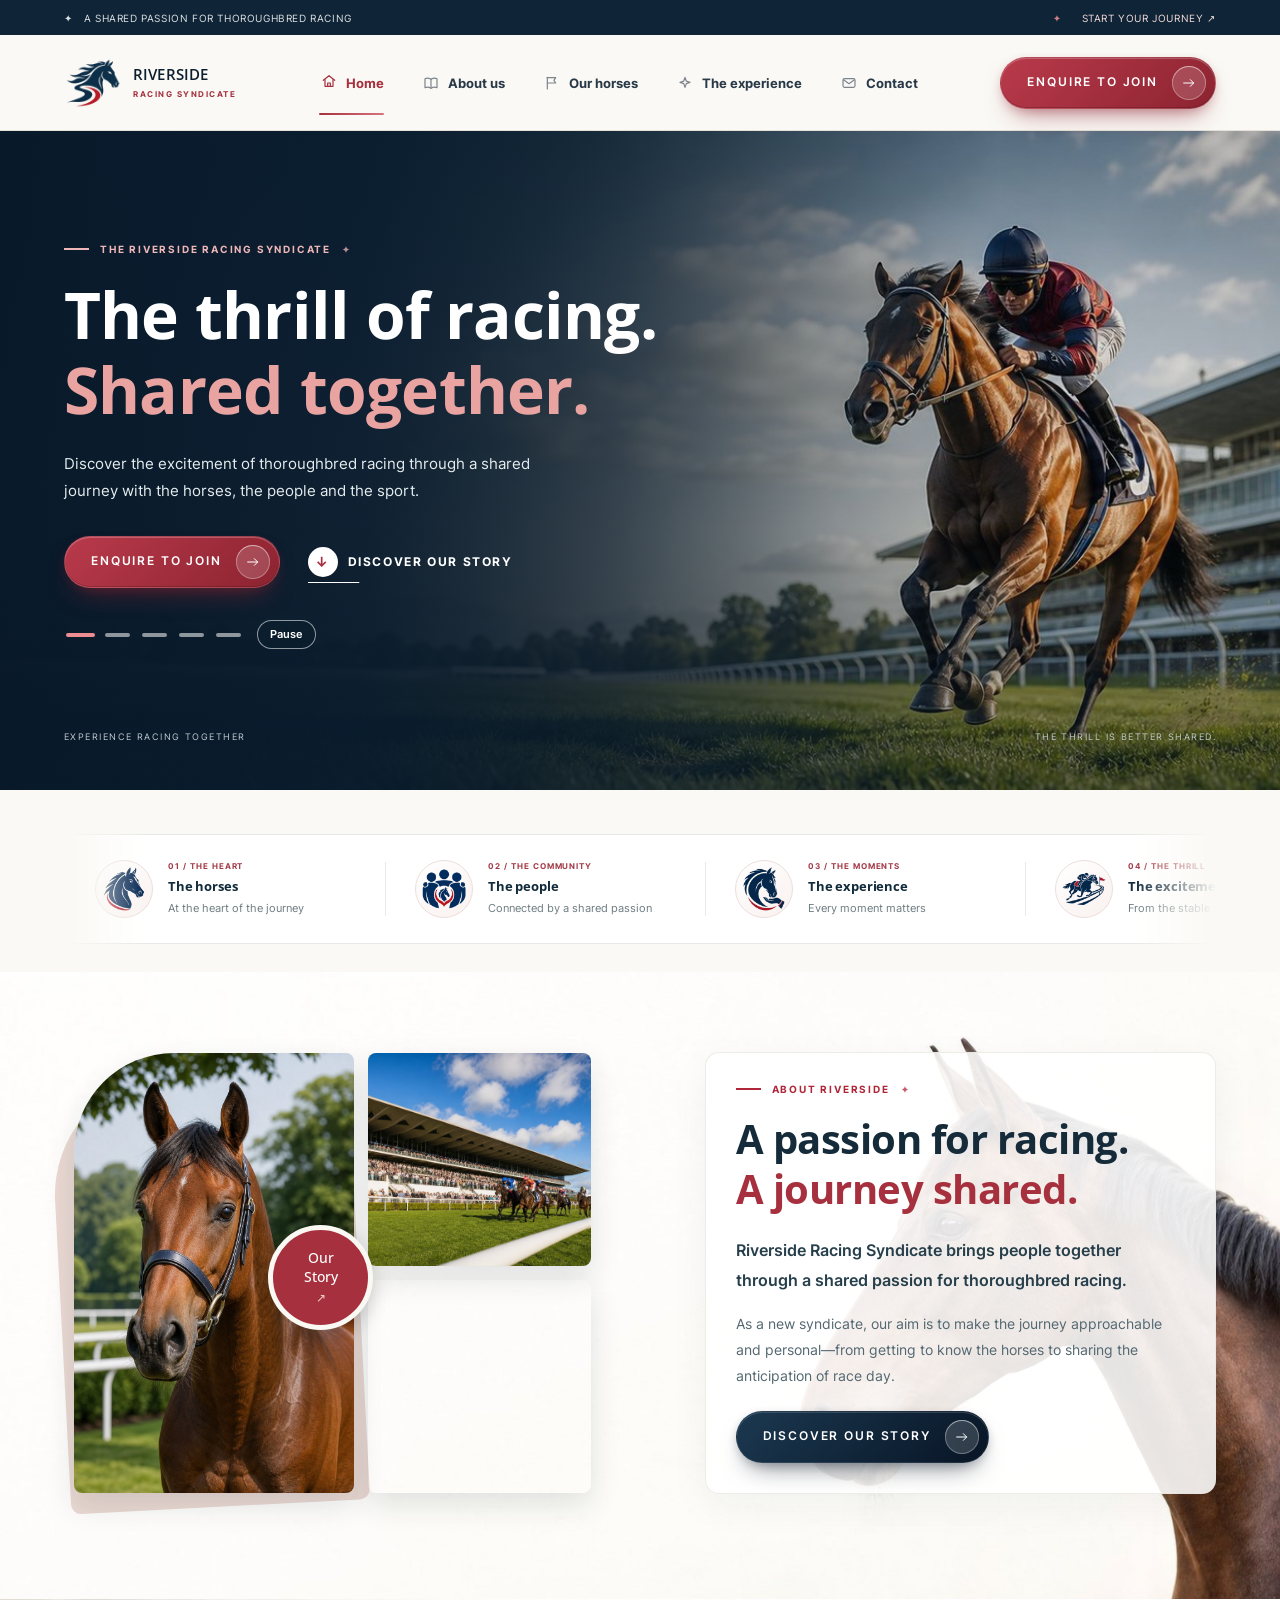
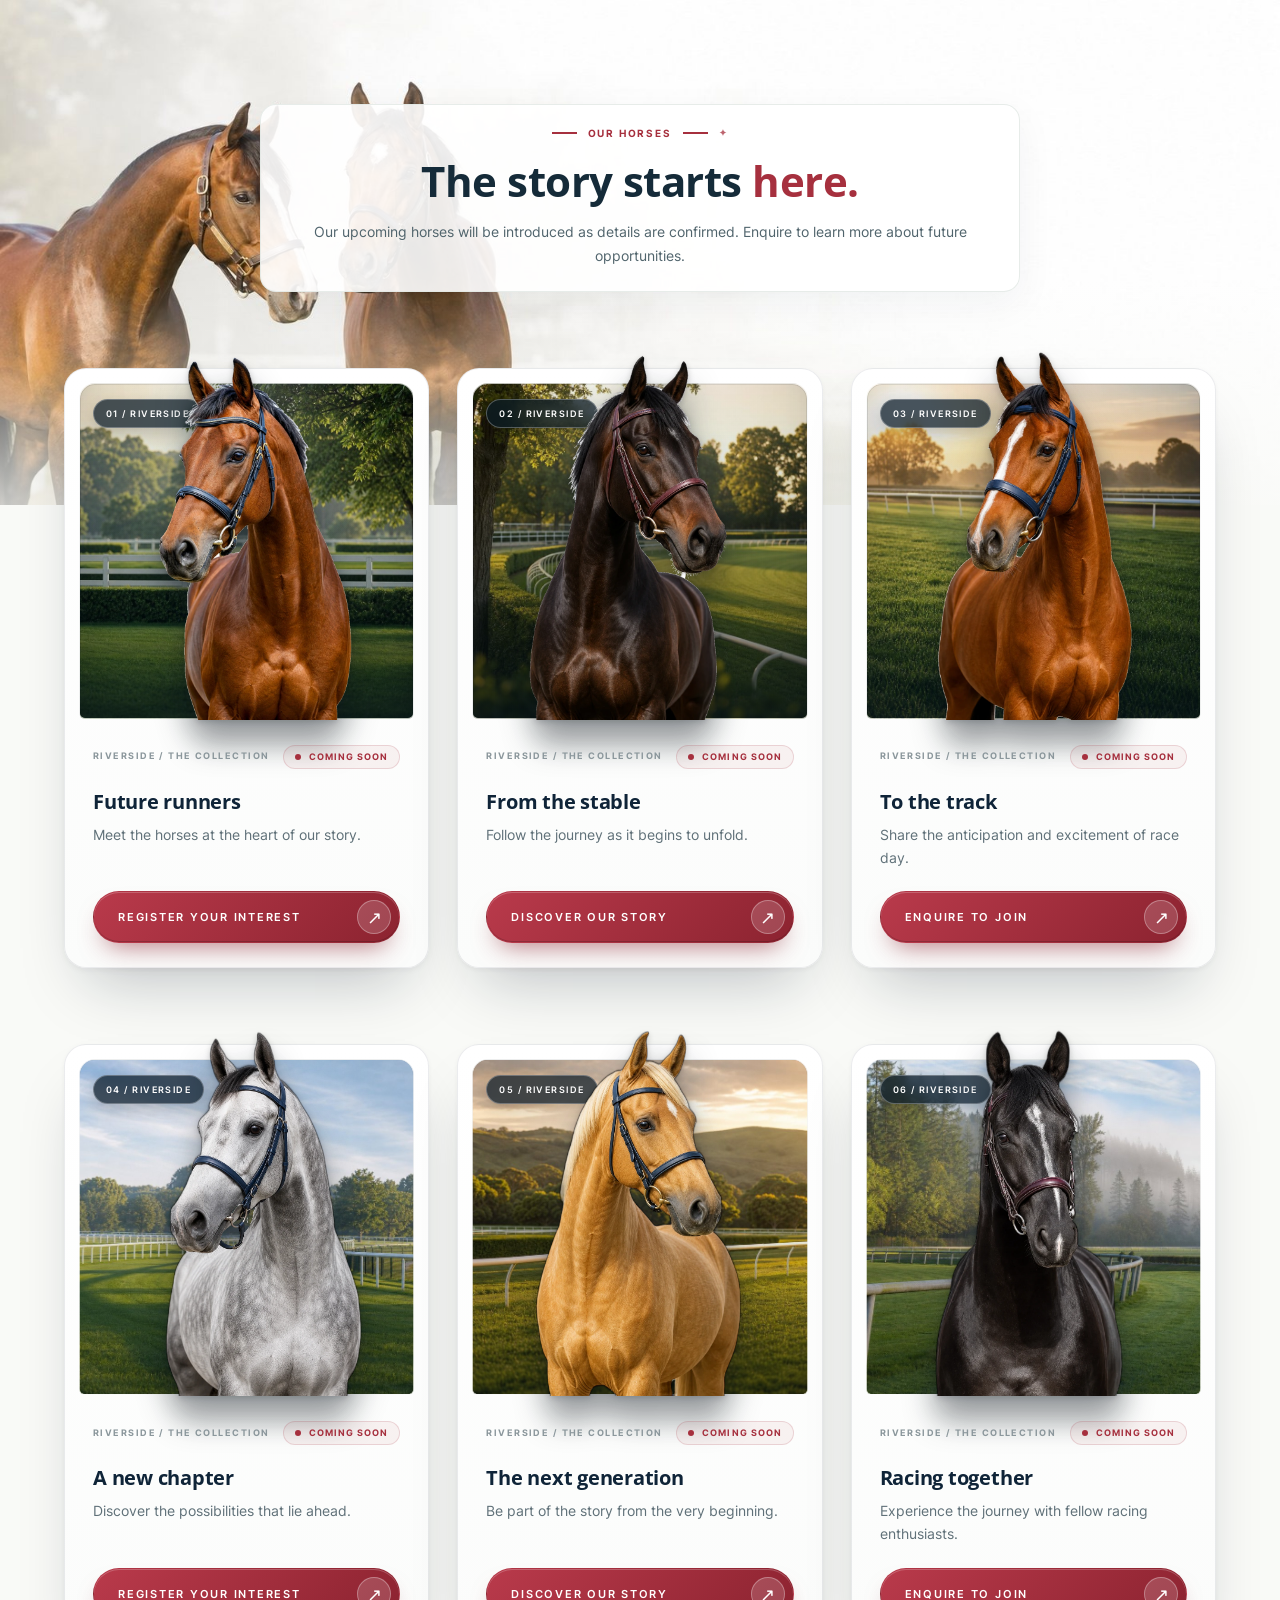
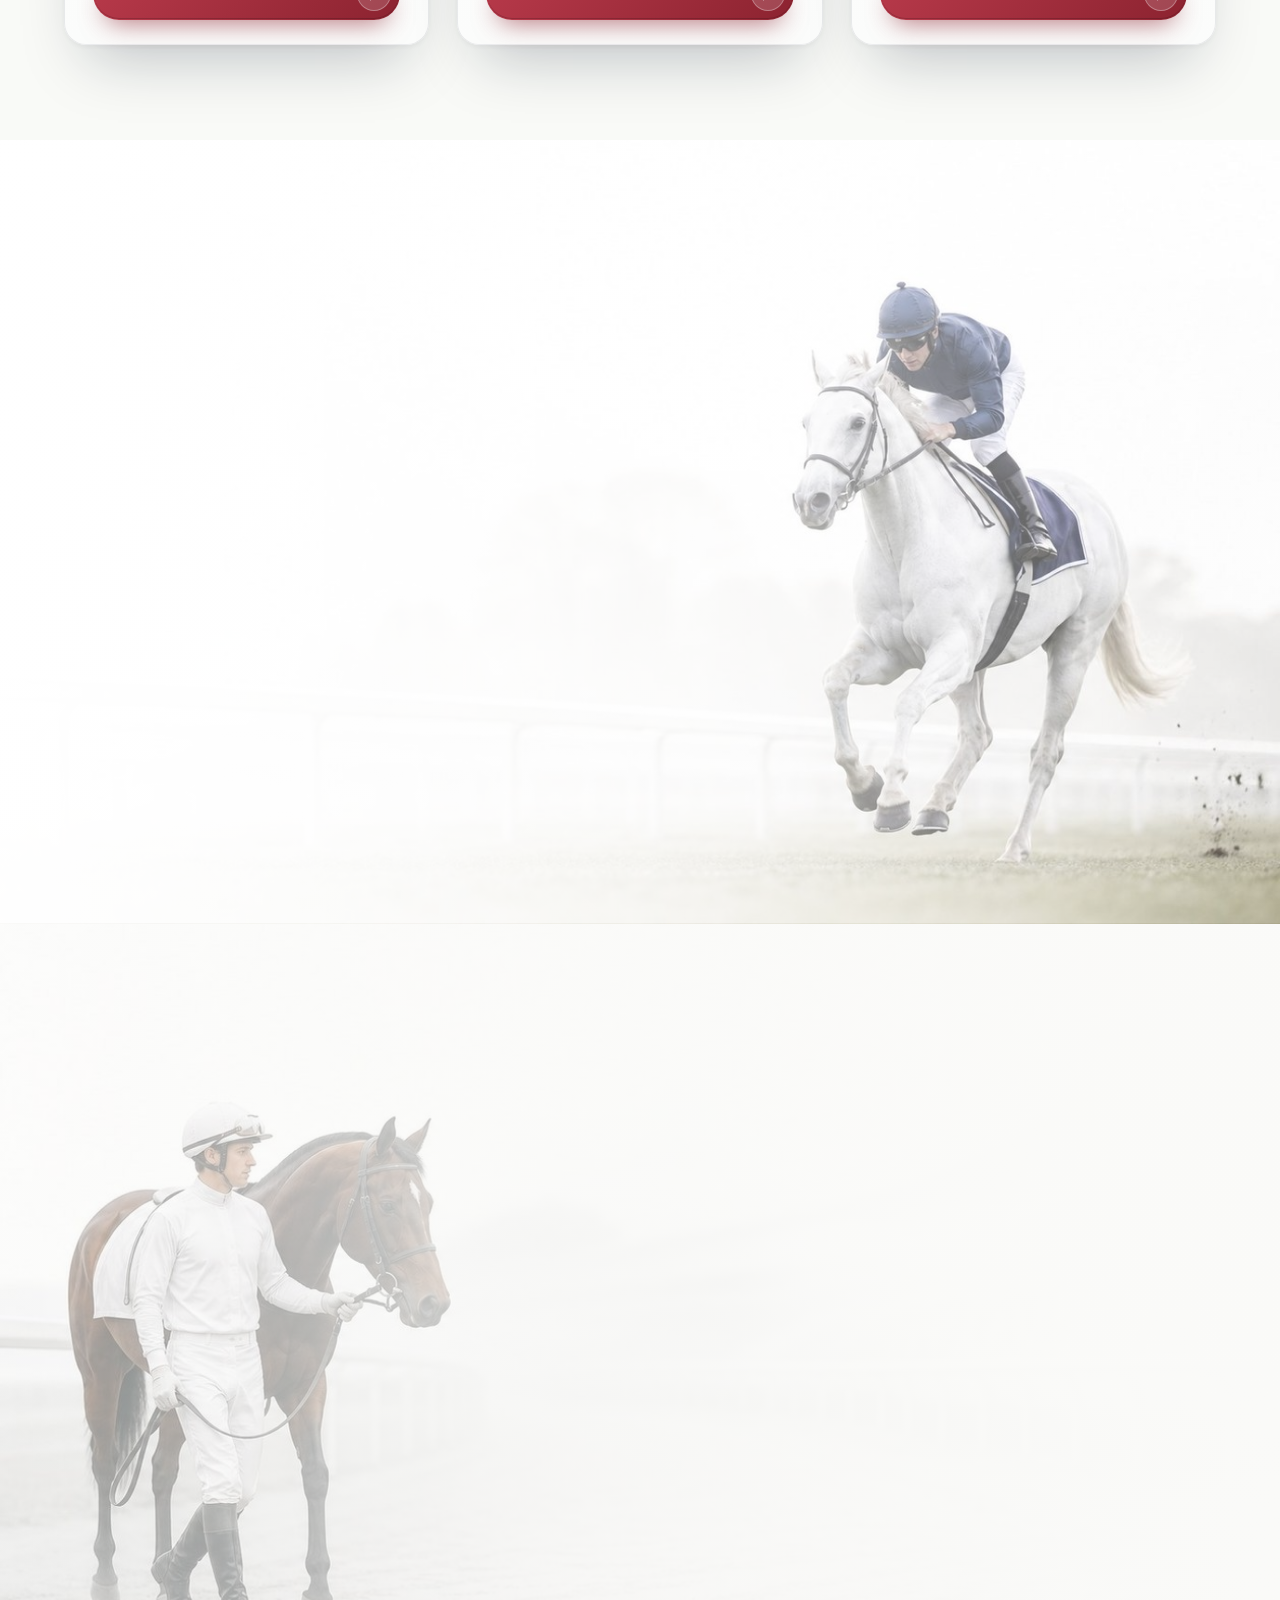
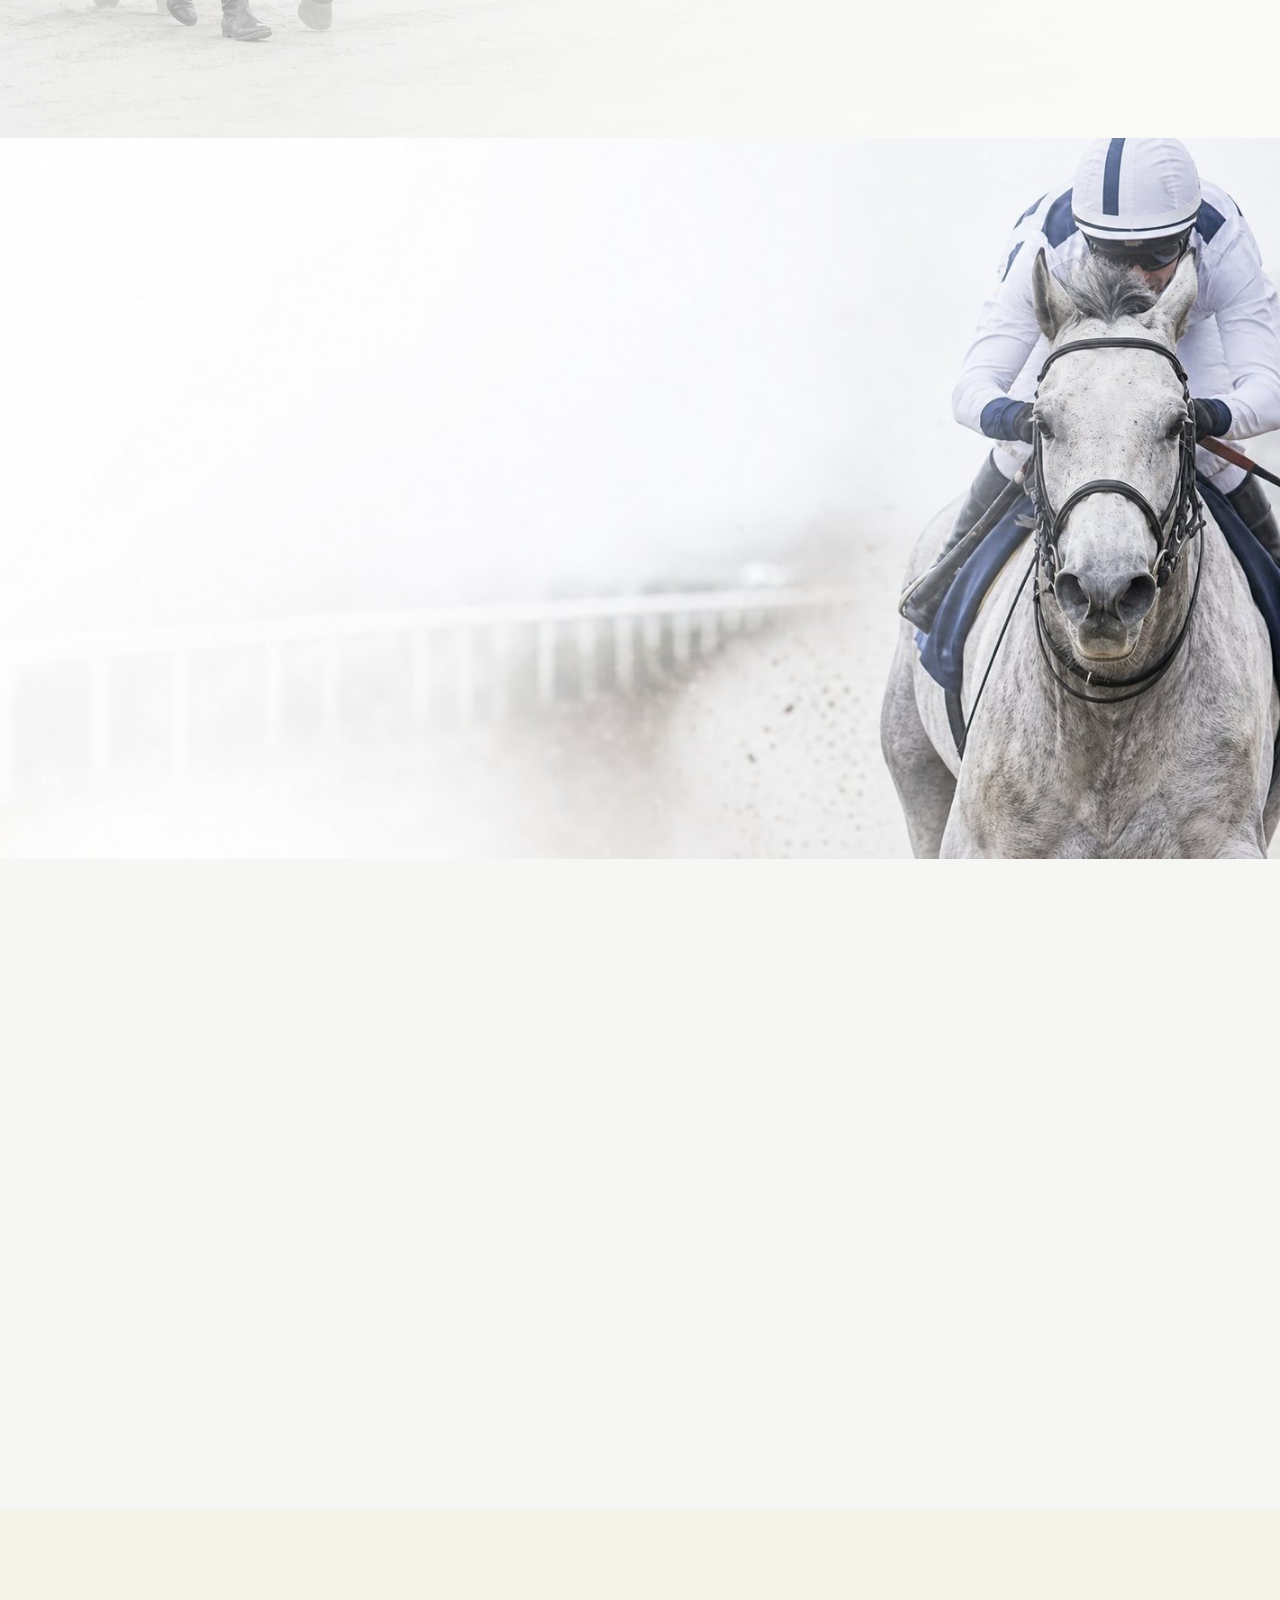
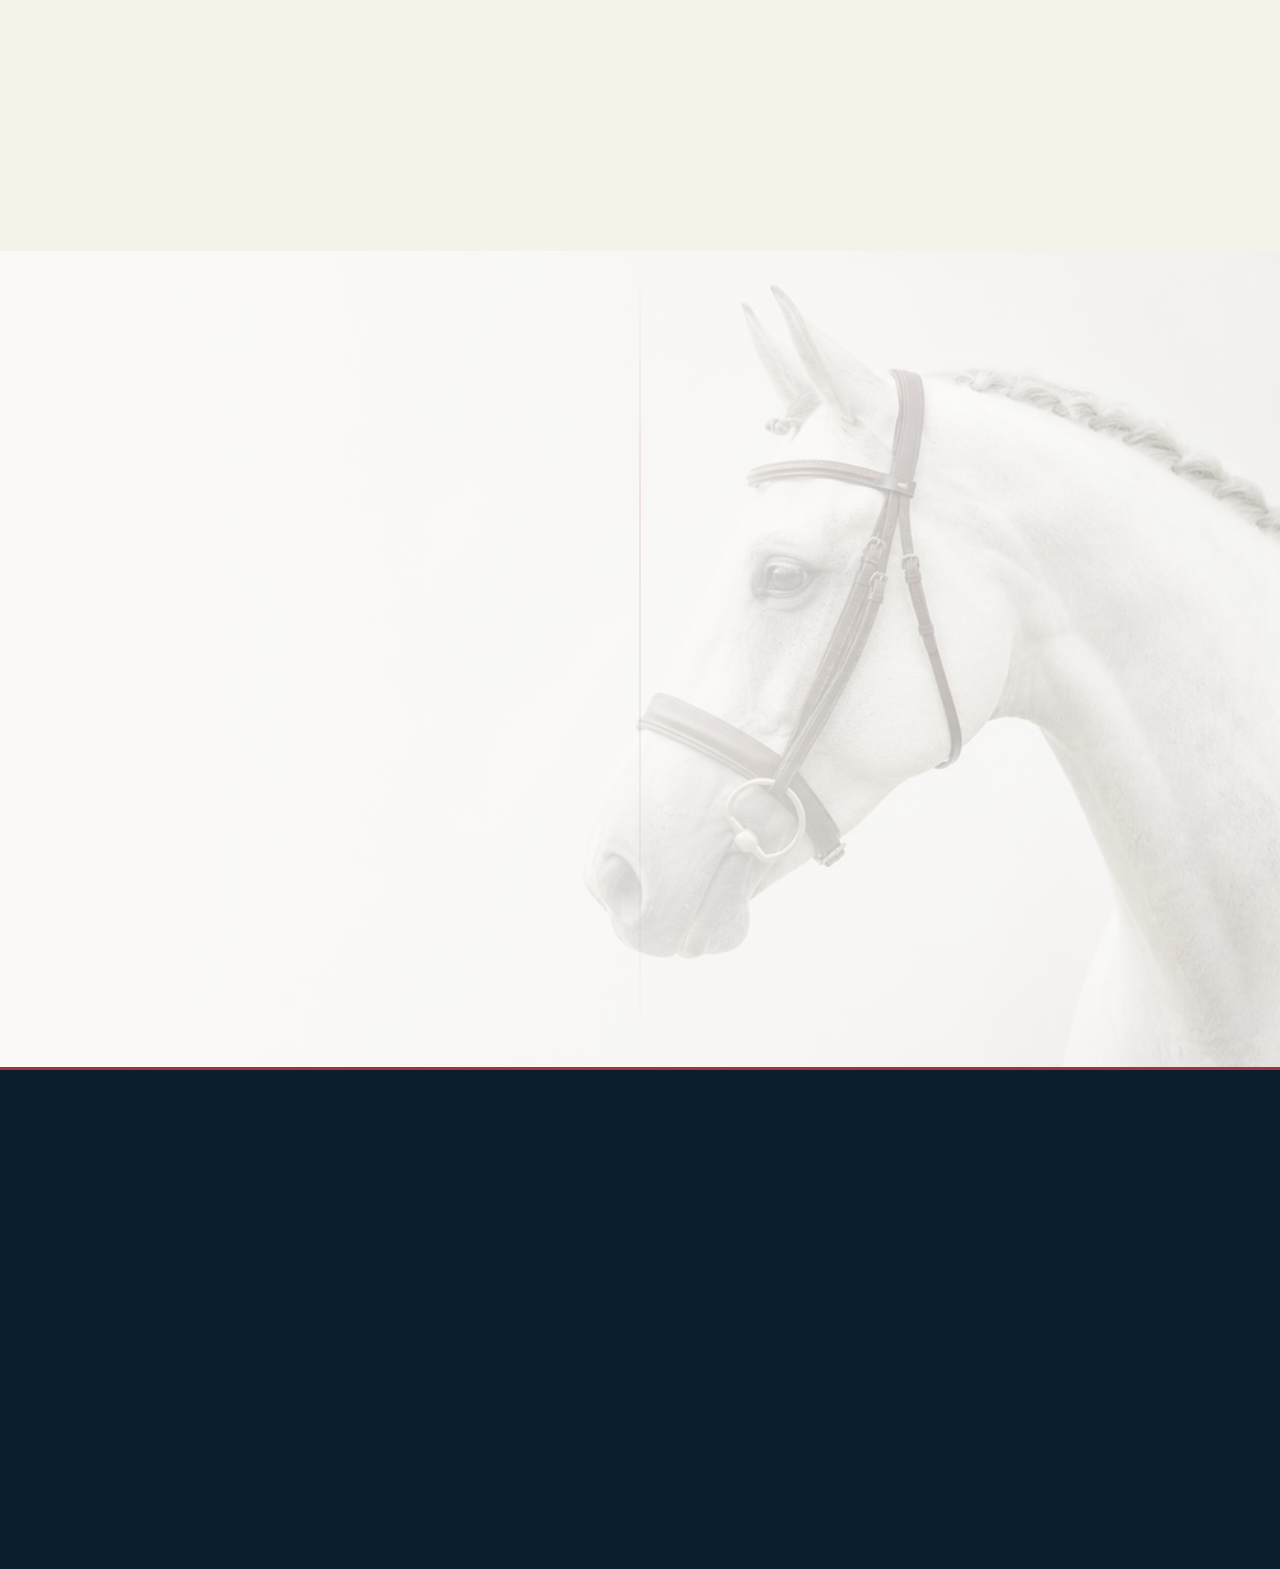
<file: public/index.html>
<!DOCTYPE html><html lang="en"><head><meta charset="utf-8"><meta name="viewport" content="width=device-width, initial-scale=1"><link rel="stylesheet" href="assets/css/fonts-premium.css?v=5"><link rel="stylesheet" href="assets/css/horsebox-inspired.css?v=1"><link rel="stylesheet" href="assets/css/join-popup.css?v=1"><meta name="description" content="Discover a new way to share the excitement of thoroughbred racing with Riverside Racing Syndicate."><meta name="theme-color" content="#09182b"><title>The thrill, shared | Riverside Racing Syndicate</title><link rel="stylesheet" href="assets/css/site-home.css?v=5"><link rel="stylesheet" href="assets/css/buttons-premium.css?v=12"><link rel="stylesheet" href="assets/css/nav-premium.css?v=1">
<link rel="stylesheet" href="assets/css/mobile-fix.css?v=5">
<link rel="stylesheet" href="assets/css/cta-title-banner.css?v=5">
<link rel="stylesheet" href="assets/css/faq-premium.css?v=5">
<link rel="stylesheet" href="assets/css/values-marquee.css?v=5"><link rel="stylesheet" href="assets/css/experience-media.css?v=2"><link rel="canonical" href="https://riverside-c27.pages.dev/"><link rel="icon" type="image/webp" href="assets/images/riverside-logo-mark.webp"><meta property="og:site_name" content="Riverside Racing Syndicate"><meta property="og:type" content="website"><meta property="og:title" content="The thrill, shared | Riverside Racing Syndicate"><meta property="og:description" content="Discover a new way to share the excitement of thoroughbred racing with Riverside Racing Syndicate."><meta property="og:url" content="https://riverside-c27.pages.dev/"><meta property="og:image" content="https://riverside-c27.pages.dev/assets/images/hero-slide-1.jpg"><meta name="twitter:card" content="summary_large_image"><meta name="twitter:title" content="The thrill, shared | Riverside Racing Syndicate"><meta name="twitter:description" content="Discover a new way to share the excitement of thoroughbred racing with Riverside Racing Syndicate."><script type="application/ld+json">{"@context":"https://schema.org","@type":"Organization","name":"Riverside Racing Syndicate","url":"https://riverside-c27.pages.dev/","logo":"https://riverside-c27.pages.dev/assets/images/riverside-logo-mark.webp","description":"A thoroughbred racing syndicate offering a shared way to experience the sport."}</script><link rel="stylesheet" href="assets/css/form-icons.css?v=1">
</head><body>
<svg class="svg-defs" xmlns="http://www.w3.org/2000/svg"><symbol id="arrow" viewBox="0 0 24 24"><path d="M4 12h15M14 7l5 5-5 5"/></symbol><symbol id="users" viewBox="0 0 24 24"><circle cx="9" cy="8" r="3"/><path d="M3 20v-2a6 6 0 0 1 12 0v2M16 5a3 3 0 0 1 0 6m1 3a5 5 0 0 1 4 5v1"/></symbol><symbol id="star" viewBox="0 0 24 24"><path d="m12 3 2.8 5.8 6.4.9-4.6 4.5 1.1 6.3-5.7-3-5.7 3 1.1-6.3-4.6-4.5 6.4-.9Z"/></symbol><symbol id="flag" viewBox="0 0 24 24"><path d="M5 22V3m0 1c6-4 9 4 15 0v10c-6 4-9-4-15 0"/></symbol><symbol id="spark" viewBox="0 0 24 24"><path d="m12 2 1.9 6.1L20 10l-6.1 1.9L12 18l-1.9-6.1L4 10l6.1-1.9L12 2Zm7 14 .8 2.2L22 19l-2.2.8L19 22l-.8-2.2L16 19l2.2-.8L19 16Z"/></symbol></svg>
<div class="utility-bar"><div class="wrap"><span>✦ &nbsp; A SHARED PASSION FOR THOROUGHBRED RACING</span><span class="utility-right"><a href="contact.html">START YOUR JOURNEY ↗</a></span></div></div><header class="header-outer"><div class="nav-wrap wrap"><a class="logo" href="index.html" aria-label="Riverside Racing Syndicate home"><span class="logo-icon"><img src="assets/images/riverside-logo-mark.webp" alt="" aria-hidden="true" width="58" height="58"></span><span>RIVERSIDE<small>RACING SYNDICATE</small></span></a><button class="menu-toggle" aria-label="Open navigation" aria-expanded="false" aria-controls="navigation"><span></span><span></span></button><nav id="navigation" aria-label="Main navigation"><a href="index.html" class="active"><span class="nav-ic" aria-hidden="true"><svg viewBox="0 0 24 24"><path d="M3.5 11 12 4l8.5 7"/><path d="M6 9.8V20h12V9.8"/><path d="M10 20v-5h4v5"/></svg></span>Home</a><a href="about.html"><span class="nav-ic" aria-hidden="true"><svg viewBox="0 0 24 24"><path d="M3 5.5c2.6-1.3 5.6-1.3 9 .8 3.4-2.1 6.4-2.1 9-.8V19c-2.6-1.3-5.6-1.3-9 .8-3.4-2.1-6.4-2.1-9-.8z"/><path d="M12 6.3V19.8"/></svg></span>About us</a><a href="#horses"><span class="nav-ic" aria-hidden="true"><svg viewBox="0 0 24 24"><path d="M5 21V3.5"/><path d="M5 4h12.5l-2.6 4 2.6 4H5"/></svg></span>Our horses</a><a href="#experience"><span class="nav-ic" aria-hidden="true"><svg viewBox="0 0 24 24"><path d="M12 3.5l1.9 5.6 5.6 1.9-5.6 1.9-1.9 5.6-1.9-5.6-5.6-1.9 5.6-1.9z"/></svg></span>The experience</a><a href="contact.html"><span class="nav-ic" aria-hidden="true"><svg viewBox="0 0 24 24"><rect x="3" y="5.5" width="18" height="13" rx="2.2"/><path d="M3.8 7.2 12 13l8.2-5.8"/></svg></span>Contact</a></nav><a class="nav-action" href="contact.html">Enquire to join <svg><use href="#arrow"/></svg></a></div></header>
<main>
<section class="hero new-home-hero"><div class="hero-slides" aria-hidden="true"><img class="hero-slide is-active" src="assets/images/hero-slide-1.jpg" alt="" fetchpriority="high"><img class="hero-slide" src="assets/images/hero-slide-2.jpg" alt="" loading="lazy"><img class="hero-slide" src="assets/images/hero-slide-3.jpg" alt="" loading="lazy"><img class="hero-slide" src="assets/images/hero-slide-4.jpg" alt="" loading="lazy"><img class="hero-slide" src="assets/images/hero-slide-5.jpg?v=2" alt="" loading="lazy"></div><div class="hero-shade"></div><div class="wrap hero-inner"><div class="hero-copy"><div class="eyebrow light"><span></span> THE RIVERSIDE RACING SYNDICATE</div><h1>The thrill of racing.<br><em>Shared together.</em></h1><p>Discover the excitement of thoroughbred racing through a shared journey with the horses, the people and the sport.</p><div class="hero-buttons"><a class="btn btn-red" href="contact.html">Enquire to join <svg><use href="#arrow"/></svg></a><a class="text-button" href="#story"><span>↓</span> Discover our story</a></div><div class="hero-dots" aria-label="Hero slideshow controls"><button type="button" class="hero-dot" aria-label="Show slide 1 of 5" aria-pressed="true"></button><button type="button" class="hero-dot" aria-label="Show slide 2 of 5" aria-pressed="false"></button><button type="button" class="hero-dot" aria-label="Show slide 3 of 5" aria-pressed="false"></button><button type="button" class="hero-dot" aria-label="Show slide 4 of 5" aria-pressed="false"></button><button type="button" class="hero-dot" aria-label="Show slide 5 of 5" aria-pressed="false"></button><button type="button" class="hero-pause" aria-label="Pause automatic slideshow">Pause</button></div></div><div class="hero-bottom"><span>EXPERIENCE RACING TOGETHER</span><span>THE THRILL IS BETTER SHARED.</span></div></div></section>
<section class="racing-values" aria-label="The Riverside experience at a glance"><div class="wrap"><div class="racing-values-panel"><article class="racing-value"><div class="racing-value-icon" aria-hidden="true"><img src="assets/images/ph-value-horses.webp" alt="" width="48" height="48" loading="lazy" decoding="async"></div><div class="racing-value-copy"><span class="racing-value-label">01 / THE HEART</span><h3>The horses</h3><p>At the heart of the journey</p></div></article><article class="racing-value"><div class="racing-value-icon" aria-hidden="true"><img src="assets/images/ph-value-community.webp" alt="" width="48" height="48" loading="lazy" decoding="async"></div><div class="racing-value-copy"><span class="racing-value-label">02 / THE COMMUNITY</span><h3>The people</h3><p>Connected by a shared passion</p></div></article><article class="racing-value"><div class="racing-value-icon" aria-hidden="true"><img src="assets/images/ph-value-connection.webp" alt="" width="48" height="48" loading="lazy" decoding="async"></div><div class="racing-value-copy"><span class="racing-value-label">03 / THE MOMENTS</span><h3>The experience</h3><p>Every moment matters</p></div></article><article class="racing-value"><div class="racing-value-icon" aria-hidden="true"><img src="assets/images/ph-value-journey.webp" alt="" width="48" height="48" loading="lazy" decoding="async"></div><div class="racing-value-copy"><span class="racing-value-label">04 / THE THRILL</span><h3>The excitement</h3><p>From the stable to the track</p></div></article></div></div></section>
<section class="collage-section" id="story"><div class="wrap collage-grid"><div class="collage"><div class="collage-accent"></div><img class="collage-tall" src="assets/images/about-riverside-hero.webp" alt="A thoroughbred and jockey racing at golden hour" loading="lazy" decoding="async"><img class="collage-top" src="assets/images/grandstand.jpg" alt="Racecourse grandstand on race day" loading="lazy" decoding="async"><img class="collage-bottom" src="assets/images/card-race-2.jpg" alt="Thoroughbred and jockey racing" loading="lazy" decoding="async"><a class="collage-badge" href="about.html">Our<br>Story <span>↗</span></a></div><div class="collage-copy"><div class="eyebrow"><span></span> ABOUT RIVERSIDE</div><h2>A passion for racing.<br><em>A journey shared.</em></h2><p class="intro">Riverside Racing Syndicate brings people together through a shared passion for thoroughbred racing.</p><p>As a new syndicate, our aim is to make the journey approachable and personal—from getting to know the horses to sharing the anticipation of race day.</p><a class="btn navy-btn" href="about.html">Discover our story <svg><use href="#arrow"/></svg></a></div></div></section>
<section class="ref-horses" id="horses"><div class="wrap"><div class="ref-center"><div class="eyebrow"><span></span> OUR HORSES <span></span></div><h2>The story starts <em>here.</em></h2><p>Our upcoming horses will be introduced as details are confirmed. Enquire to learn more about future opportunities.</p></div><div class="ref-horse-grid pop-horse-grid"><article class="pop-card"><div class="horse-stage stage-one"><div class="stage-frame"></div><span class="stage-index">01 / RIVERSIDE</span><img src="assets/images/horse-pop-1.webp?v=2" alt="Illustrative bay thoroughbred horse" loading="lazy"></div><div class="pop-card-body"><div class="horse-card-meta"><span class="horse-card-kicker">Riverside / The collection</span><span class="pop-status"><i></i> COMING SOON</span></div><h3>Future runners</h3><p>Meet the horses at the heart of our story.</p><a href="contact.html">Register your interest <span>↗</span></a></div></article><article class="pop-card"><div class="horse-stage stage-two"><div class="stage-frame"></div><span class="stage-index">02 / RIVERSIDE</span><img src="assets/images/horse-pop-2.webp?v=2" alt="Illustrative dark bay thoroughbred horse" loading="lazy"></div><div class="pop-card-body"><div class="horse-card-meta"><span class="horse-card-kicker">Riverside / The collection</span><span class="pop-status"><i></i> COMING SOON</span></div><h3>From the stable</h3><p>Follow the journey as it begins to unfold.</p><a href="about.html">Discover our story <span>↗</span></a></div></article><article class="pop-card"><div class="horse-stage stage-three"><div class="stage-frame"></div><span class="stage-index">03 / RIVERSIDE</span><img src="assets/images/horse-pop-3.webp?v=2" alt="Illustrative chestnut thoroughbred horse" loading="lazy"></div><div class="pop-card-body"><div class="horse-card-meta"><span class="horse-card-kicker">Riverside / The collection</span><span class="pop-status"><i></i> COMING SOON</span></div><h3>To the track</h3><p>Share the anticipation and excitement of race day.</p><a href="contact.html">Enquire to join <span>↗</span></a></div></article><article class="pop-card"><div class="horse-stage stage-four"><div class="stage-frame"><img class="stage-background" src="assets/images/card-nature-4.jpg" alt="" aria-hidden="true" loading="lazy" decoding="async"></div><span class="stage-index">04 / RIVERSIDE</span><img src="assets/images/horse-pop-4.webp" alt="Illustrative dapple grey thoroughbred horse" loading="lazy"></div><div class="pop-card-body"><div class="horse-card-meta"><span class="horse-card-kicker">Riverside / The collection</span><span class="pop-status"><i></i> COMING SOON</span></div><h3>A new chapter</h3><p>Discover the possibilities that lie ahead.</p><a href="contact.html">Register your interest <span>↗</span></a></div></article><article class="pop-card"><div class="horse-stage stage-five"><div class="stage-frame"><img class="stage-background" src="assets/images/card-nature-5.jpg" alt="" aria-hidden="true" loading="lazy" decoding="async"></div><span class="stage-index">05 / RIVERSIDE</span><img src="assets/images/horse-pop-5.webp" alt="Illustrative golden horse" loading="lazy"></div><div class="pop-card-body"><div class="horse-card-meta"><span class="horse-card-kicker">Riverside / The collection</span><span class="pop-status"><i></i> COMING SOON</span></div><h3>The next generation</h3><p>Be part of the story from the very beginning.</p><a href="about.html">Discover our story <span>↗</span></a></div></article><article class="pop-card"><div class="horse-stage stage-six"><div class="stage-frame"><img class="stage-background" src="assets/images/card-nature-6.jpg" alt="" aria-hidden="true" loading="lazy" decoding="async"></div><span class="stage-index">06 / RIVERSIDE</span><img src="assets/images/horse-pop-6.webp" alt="Illustrative black thoroughbred horse" loading="lazy"></div><div class="pop-card-body"><div class="horse-card-meta"><span class="horse-card-kicker">Riverside / The collection</span><span class="pop-status"><i></i> COMING SOON</span></div><h3>Racing together</h3><p>Experience the journey with fellow racing enthusiasts.</p><a href="contact.html">Enquire to join <span>↗</span></a></div></article></div></div></section>
<section class="ref-features" id="experience" aria-labelledby="experience-title"><div class="wrap"><div class="ref-center"><div class="eyebrow"><span></span> THE RIVERSIDE EXPERIENCE <span></span></div><h2 id="experience-title">A journey worth <em>sharing.</em></h2><p>From discovering a horse to sharing the excitement of race day, explore what makes the journey special.</p></div><div class="experience-cards"><article class="experience-card"><div class="experience-card-media" aria-hidden="true"><img src="assets/images/experience-card-1.webp" alt="" width="720" height="450" loading="lazy" decoding="async"><span class="experience-number">01</span></div><div class="experience-card-top"><span class="experience-icon" aria-hidden="true"><img src="assets/images/experience-ai-horse.webp" alt="" width="59" height="59" loading="lazy"></span></div><h3>Meet the horses</h3><p>Horse profiles and their stories will be shared as details are confirmed.</p><a href="about.html#horses">Explore our horses <span aria-hidden="true">↗</span></a></article><article class="experience-card"><div class="experience-card-media" aria-hidden="true"><img src="assets/images/experience-card-3.webp" alt="" width="720" height="450" loading="lazy" decoding="async"><span class="experience-number">02</span></div><div class="experience-card-top"><span class="experience-icon" aria-hidden="true"><img src="assets/images/experience-ai-journey.webp" alt="" width="59" height="59" loading="lazy"></span></div><h3>Follow the journey</h3><p>Ask about training updates and the story behind each opportunity.</p><a href="about.html">Explore the journey <span aria-hidden="true">↗</span></a></article><article class="experience-card"><div class="experience-card-media" aria-hidden="true"><img src="assets/images/experience-card-2.webp" alt="" width="720" height="450" loading="lazy" decoding="async"><span class="experience-number">03</span></div><div class="experience-card-top"><span class="experience-icon" aria-hidden="true"><img src="assets/images/experience-ai-community.webp" alt="" width="59" height="59" loading="lazy"></span></div><h3>Racing together</h3><p>Explore a shared ownership experience with fellow racing enthusiasts.</p><a href="about.html">Discover our story <span aria-hidden="true">↗</span></a></article><article class="experience-card"><div class="experience-card-media" aria-hidden="true"><img src="assets/images/experience-card-4.webp" alt="" width="720" height="450" loading="lazy" decoding="async"><span class="experience-number">04</span></div><div class="experience-card-top"><span class="experience-icon" aria-hidden="true"><img src="assets/images/experience-ai-raceday.webp" alt="" width="59" height="59" loading="lazy"></span></div><h3>Race-day moments</h3><p>Discover what race-day participation may involve for your syndicate.</p><a href="contact.html">Enquire to join <span aria-hidden="true">↗</span></a></article></div></div></section>
<section class="ref-enquiry enquiry-section" id="journey" aria-labelledby="enquiry-title"><div class="wrap enquiry-layout"><div class="enquiry-intro"><div class="eyebrow"><span></span> YOUR JOURNEY STARTS HERE</div><h2 id="enquiry-title">Great moments<br>are better <em>shared.</em></h2><p class="enquiry-lead">A conversation is the first step towards being part of the story.</p><p class="enquiry-description">Whether you’re new to thoroughbred racing or have loved it for years, we’d love to tell you more about Riverside and answer your questions.</p><div class="enquiry-points"><div><span class="enquiry-point-icon" aria-hidden="true"><svg viewBox="0 0 24 24"><path d="M5 11.5 9.2 16 19 6.5"/></svg></span><div><strong>Start a conversation</strong><small>Tell us about your interest in racing and any questions you have.</small></div></div><div><span class="enquiry-point-icon" aria-hidden="true"><svg viewBox="0 0 24 24"><path d="M5 11.5 9.2 16 19 6.5"/></svg></span><div><strong>Understand the details</strong><small>Ask about upcoming horses, ownership, costs and next steps.</small></div></div></div><a class="enquiry-story-link" href="about.html">Discover our story <span aria-hidden="true">↗</span></a></div><div class="enquiry-card"><div class="enquiry-card-heading"><div class="enquiry-card-icon" aria-hidden="true"><svg viewBox="0 0 24 24"><rect x="3" y="5" width="18" height="14" rx="2"/><path d="m4 7 8 6 8-6"/></svg></div><div><span class="enquiry-kicker">LET’S GET TO KNOW YOU</span><h3>Enquire to join.</h3><p>Leave your details below to start a conversation.</p></div></div><form id="enquiry-form" class="enquiry-form-new"><div class="enquiry-field"><label for="name">Full name <span>*</span></label><span class="enq-wrap"><input id="name" name="name" autocomplete="name" required placeholder="Enter your full name"><span class="enq-ico" aria-hidden="true"><svg viewBox="0 0 24 24"><circle cx="12" cy="8" r="4"/><path d="M4.5 20.5c.9-3.6 3.9-5.8 7.5-5.8s6.6 2.2 7.5 5.8"/></svg></span></span></div><div class="enquiry-field-row"><div class="enquiry-field"><label for="email">Email address <span>*</span></label><span class="enq-wrap"><input id="email" name="email" type="email" autocomplete="email" required placeholder="you@example.com"><span class="enq-ico" aria-hidden="true"><svg viewBox="0 0 24 24"><rect x="3" y="5.5" width="18" height="13" rx="2.2"/><path d="M3.8 7.2 12 13l8.2-5.8"/></svg></span></span></div><div class="enquiry-field"><label for="phone">Phone number <span>*</span></label><span class="enq-wrap"><input id="phone" name="phone" type="tel" autocomplete="tel" required placeholder="Your phone number"><span class="enq-ico" aria-hidden="true"><svg viewBox="0 0 24 24"><path d="M6.6 3.5h2.8l1.6 4.2-2 1.4a10.5 10.5 0 0 0 5.9 5.9l1.4-2 4.2 1.6v2.8a2 2 0 0 1-2.2 2A16.5 16.5 0 0 1 4.6 5.7a2 2 0 0 1 2-2.2z"/></svg></span></span></div></div><div class="enquiry-field"><label for="message">Your message <small>Optional</small></label><span class="enq-wrap enq-wrap--area"><textarea id="message" name="message" rows="3" placeholder="What would you like to know?"></textarea><span class="enq-ico" aria-hidden="true"><svg viewBox="0 0 24 24"><path d="M4 5.5h16v11H9.5L5 20.5v-4H4z"/></svg></span></span></div><div class="enquiry-hp" aria-hidden="true" style="position:absolute;left:-9999px;width:1px;height:1px;overflow:hidden"><label>Leave this field empty<input type="text" name="_gotcha" tabindex="-1" autocomplete="off"></label></div><button type="submit" class="enquiry-submit">Send my enquiry <span aria-hidden="true">↗</span></button><p class="enquiry-privacy"><svg aria-hidden="true" viewBox="0 0 24 24"><rect x="5" y="10" width="14" height="10" rx="2"/><path d="M8 10V7a4 4 0 0 1 8 0v3m-4 4v2"/></svg><span>Your details will only be used to respond to your enquiry. <a href="privacy.html">Read our privacy policy</a>.</span></p><p class="enquiry-status" id="form-message" role="status" aria-live="polite"></p></form></div></div></section>
<section class="ref-gallery"><div class="wrap"><div class="ref-center"><div class="eyebrow"><span></span> THE EXPERIENCE <span></span></div><h2>Moments in <em>motion.</em></h2><p>A glimpse into the world of thoroughbred racing.</p></div><div class="ref-gallery-grid"><img src="assets/images/card-race-2.jpg" alt="Thoroughbred galloping on the track" loading="lazy" decoding="async"><img src="assets/images/grandstand.jpg" alt="Racecourse and grandstand" loading="lazy" decoding="async"><img src="assets/images/card-race-3.jpg" alt="Jockey and thoroughbred at speed" loading="lazy" decoding="async"><img src="assets/images/racecourse.jpg" alt="Race day at a racecourse" loading="lazy" decoding="async"></div></div></section>
<section class="ref-quote"><div class="wrap philosophy-layout"><div class="philosophy-copy"><div class="eyebrow light"><span></span> OUR PHILOSOPHY <span></span></div><h2>Racing is more than a <em>finish line.</em></h2><p>For us, it’s about the horses, the people and the excitement of being part of something special.</p><div class="philosophy-quote"><p>“It’s the anticipation, the connection and the moments we share along the way.”</p></div><div class="philosophy-pillars"><span>THE HORSES</span><span>THE PEOPLE</span><span>THE JOURNEY</span></div></div><figure class="philosophy-photo"><img src="assets/images/philosophy-racing.jpg" alt="Two riders on thoroughbred horses at a racecourse" loading="lazy"><figcaption><span>THE RIVERSIDE STORY</span>A journey best shared.</figcaption></figure></div></section>
<section class="ref-cta"><div class="wrap"><div><div class="eyebrow light"><span></span> YOUR PLACE IN THE STORY <span></span></div><h2>Ready to join the journey?</h2></div><a class="btn btn-red" href="contact.html">Enquire to join <svg><use href="#arrow"/></svg></a></div></section>
<section class="ref-faq"><div class="wrap ref-faq-grid"><div><div class="eyebrow"><span></span> FREQUENTLY ASKED QUESTIONS <span></span></div><h2>Questions about <em>the journey?</em></h2><p>We’re here to help you get started.</p><figure class="faq-video-card" aria-label="Racing in motion"><video autoplay muted loop playsinline preload="metadata" poster="assets/images/faq-video-poster.jpg" aria-hidden="true"><source src="assets/video/faq-racing-loop.mp4" type="video/mp4"></video><figcaption><span class="faq-video-tag">Racing in motion</span></figcaption></figure><a class="btn navy-btn" href="contact.html">Talk to us <svg><use href="#arrow"/></svg></a></div><div class="ref-accordion"><details><summary>What is a racing syndicate?</summary><p>A racing syndicate brings people together around a shared racehorse experience. The ownership structure, entitlements, responsibilities and costs depend on the individual agreement.</p></details><details><summary>Do I need to have racing experience?</summary><p>You’re welcome to enquire whether you’re new to racing or have followed the sport for years.</p></details><details><summary>When will the horse profiles be available?</summary><p>Our horse profiles are coming soon. Enquire to register your interest; details such as the horse, trainer and opportunity will be shared when confirmed.</p></details><details><summary>What costs and terms should I consider?</summary><p>Share structures, initial costs and any ongoing contributions depend on the opportunity. Ask for the full details and review the syndicate agreement before making a decision.</p></details><details><summary>Will I receive updates or be able to attend race days?</summary><p>Updates, stable visits and race-day access can vary. Ask us what may be available for a particular opportunity, including any conditions or limitations.</p></details><details><summary>Are financial returns guaranteed?</summary><p>No. Racing outcomes and financial returns are uncertain, and costs may exceed any proceeds. Ask how prize money, expenses and any sale proceeds are treated under the relevant agreement.</p></details><details><summary>What about horse welfare and retirement?</summary><p>Horse welfare matters throughout a horse’s racing journey and beyond. Ask about the care, retirement and aftercare arrangements for any opportunity you are considering.</p></details><details><summary>How do I find out more?</summary><p>Send us your name, email and phone number. We can discuss your interest, explain available information and help you understand the next steps.</p></details></div></div></section></main><footer class="site-footer"><div class="wrap"><div class="footer-invite"><div><span>YOUR PLACE IN THE STORY</span><h2>Racing is better shared.</h2></div><a href="contact.html">Enquire to join <span aria-hidden="true">↗</span></a></div><div class="footer-main-grid"><div class="footer-brand"><a class="logo footer-logo" href="index.html" aria-label="Riverside Racing Syndicate home"><span class="logo-icon"><img src="assets/images/riverside-logo-mark-light.webp" alt="" aria-hidden="true" width="58" height="58"></span><span>RIVERSIDE<small>RACING SYNDICATE</small></span></a><p>A more connected way to experience the extraordinary world of thoroughbred racing.</p></div><div class="footer-column"><h3>Explore</h3><a href="index.html">Home</a><a href="about.html">Our story</a><a href="#horses">Our horses</a><a href="#experience">The experience</a></div><div class="footer-column"><h3>Get in touch</h3><a href="contact.html">Enquire to join ↗</a><a href="contact.html">Contact us</a></div><div class="footer-column footer-social-column"><h3>Follow along</h3><div class="footer-socials" aria-label="Social media profiles coming soon"><span class="footer-social-icon" role="img" aria-label="Facebook, link coming soon"><svg aria-hidden="true" viewBox="0 0 24 24" fill="currentColor"><path d="M14 21v-8h2.8l.4-3H14V8.1c0-.9.3-1.5 1.6-1.5h1.7V3.9c-.3 0-1.2-.1-2.3-.1-2.3 0-3.9 1.4-3.9 4V10H8.5v3h2.6v8H14Z"/></svg></span><span class="footer-social-icon" role="img" aria-label="Instagram, link coming soon"><svg aria-hidden="true" viewBox="0 0 24 24" fill="none" stroke="currentColor" stroke-width="1.8"><rect x="3.3" y="3.3" width="17.4" height="17.4" rx="5"/><circle cx="12" cy="12" r="4.1"/><circle cx="17.4" cy="6.7" r=".9" fill="currentColor" stroke="none"/></svg></span><span class="footer-social-icon" role="img" aria-label="YouTube, link coming soon"><svg aria-hidden="true" viewBox="0 0 24 24" fill="currentColor"><path d="M21.4 7.2a2.7 2.7 0 0 0-1.9-1.9C17.9 4.9 12 4.9 12 4.9s-5.9 0-7.5.4a2.7 2.7 0 0 0-1.9 1.9C2.2 8.8 2.2 12 2.2 12s0 3.2.4 4.8a2.7 2.7 0 0 0 1.9 1.9c1.6.4 7.5.4 7.5.4s5.9 0 7.5-.4a2.7 2.7 0 0 0 1.9-1.9c.4-1.6.4-4.8.4-4.8s0-3.2-.4-4.8ZM10 15.1V8.9l5.4 3.1-5.4 3.1Z"/></svg></span><span class="footer-social-icon" role="img" aria-label="X, link coming soon"><svg aria-hidden="true" viewBox="0 0 24 24" fill="none" stroke="currentColor" stroke-width="1.9" stroke-linecap="round"><path d="M4 4 20 20M20 4 4 20M6 4l14 16"/></svg></span></div><p class="footer-social-note">Social links coming soon.</p></div></div><div class="footer-bottom"><span>© 2026 Riverside Racing Syndicate. All rights reserved. · <a href="privacy.html">Privacy policy</a></span><span>THE THRILL IS BETTER SHARED.</span></div></div></footer>
<script src="assets/js/app.js?v=2" defer></script><script src="assets/js/navigation.js" defer></script><script src="assets/js/hero-slider.js" defer></script><script src="assets/js/icon-motion.js" defer></script><script src="assets/js/scroll-and-logo-motion.js" defer></script><script src="assets/js/values-marquee.js" defer></script><div class="join-pop" id="join-pop" hidden>
  <div class="join-pop-backdrop" data-close></div>
  <div class="join-pop-card" role="dialog" aria-modal="true" aria-labelledby="join-pop-title">
    <button type="button" class="join-pop-close" aria-label="Close" data-close>&times;</button>
    <div class="join-pop-media"><img src="assets/images/hero-slide-5.jpg" alt="" loading="lazy" decoding="async"></div>
    <div class="join-pop-body">
      <span class="join-pop-eyebrow">Your place in the story</span>
      <h2 id="join-pop-title">Ready to join <em>the journey?</em></h2>
      <p>Start a conversation with us about the syndicate, the horses and what the next step looks like for you.</p>
      <div class="join-pop-actions">
        <a class="join-pop-cta" href="contact.html">Enquire to join <svg width="14" height="14" viewBox="0 0 24 24" fill="none" stroke="currentColor" stroke-width="2" aria-hidden="true"><path d="M5 12h14M13 6l6 6-6 6"/></svg></a>
        <button type="button" class="join-pop-later" data-close>Maybe later</button>
      </div>
    </div>
  </div>
</div>
<script src="assets/js/nav-activity.js" defer></script><script src="assets/js/about-rotate.js?v=1" defer></script><script src="assets/js/join-popup.js" defer></script>
</body></html>
</file>
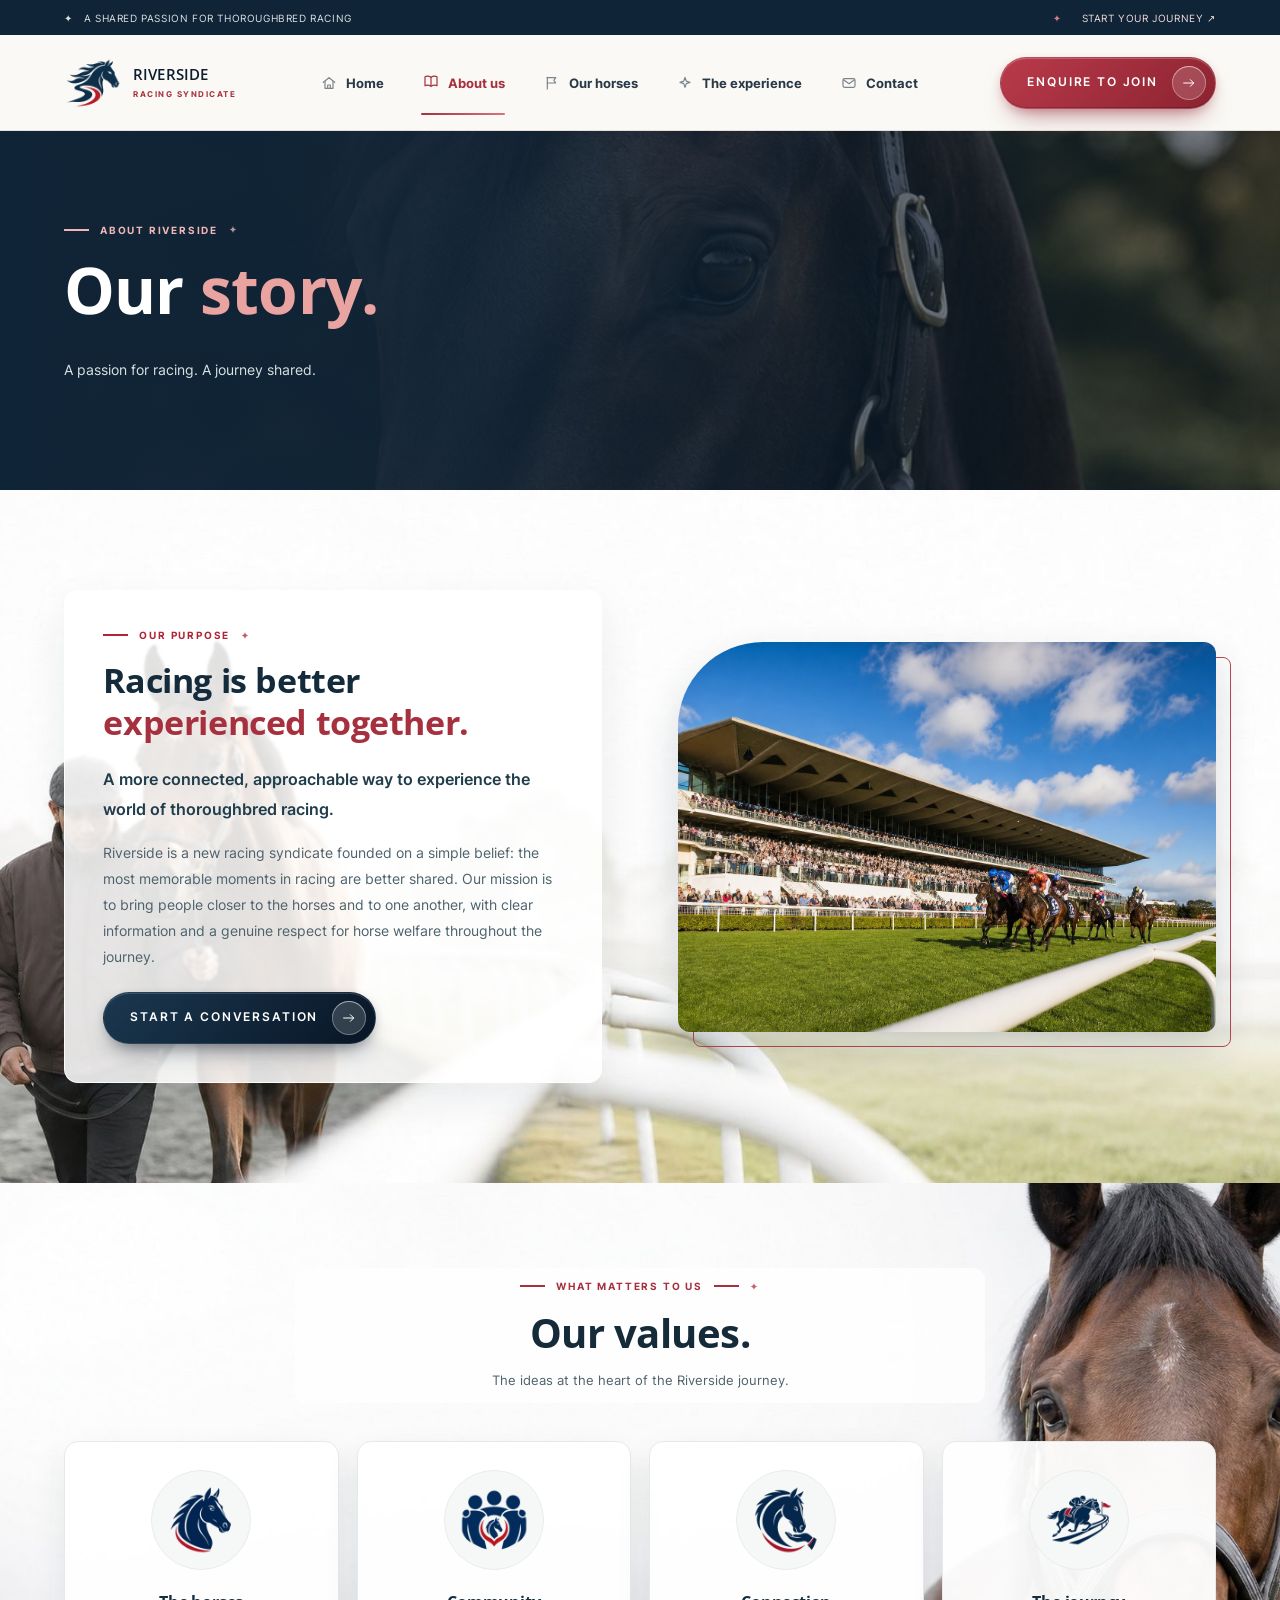
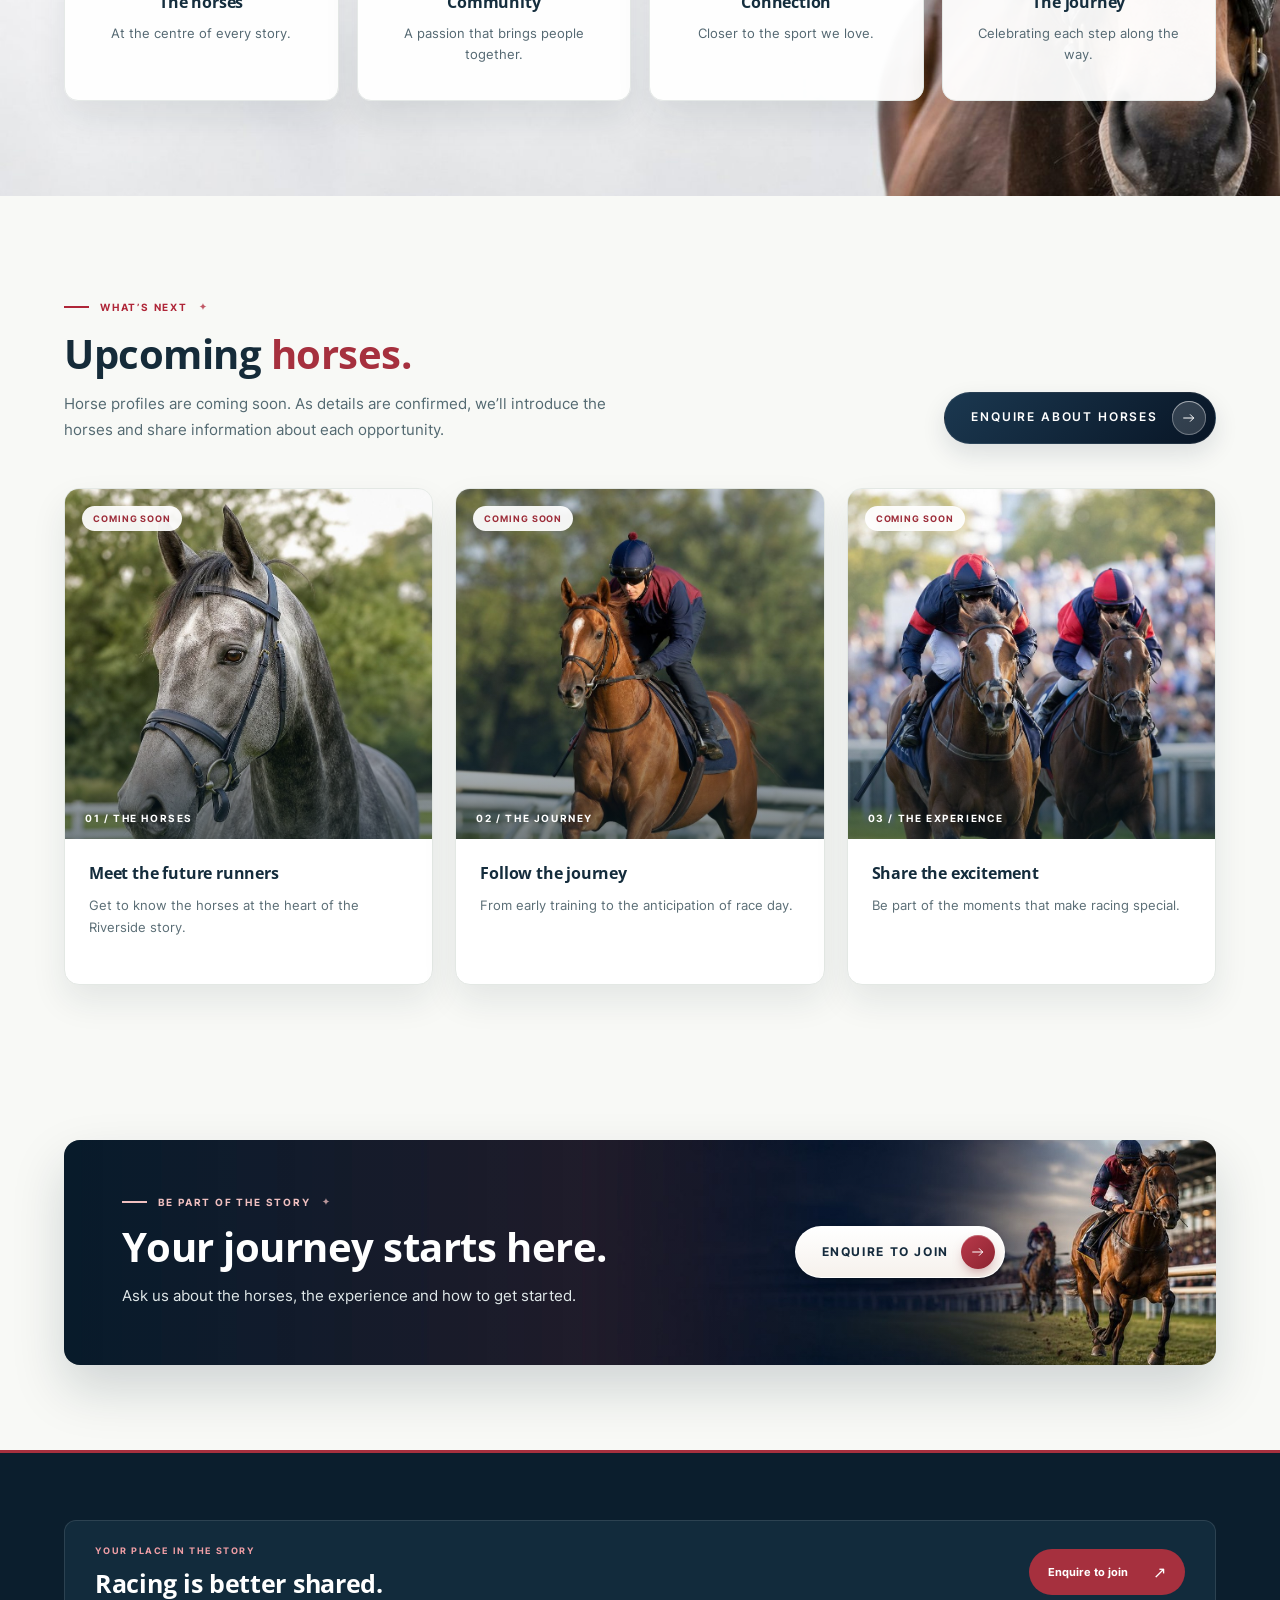
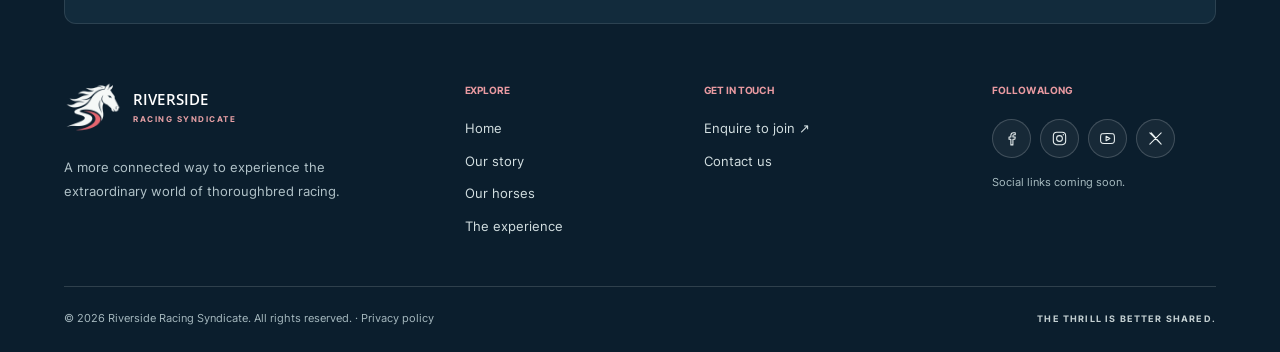
<file: public/about.html>
<!DOCTYPE html><html lang="en"><head><meta charset="utf-8"><meta name="viewport" content="width=device-width, initial-scale=1"><link rel="stylesheet" href="assets/css/fonts-premium.css?v=5"><link rel="stylesheet" href="assets/css/horsebox-inspired.css?v=1"><link rel="stylesheet" href="assets/css/join-popup.css?v=1"><meta name="description" content="Discover a new way to share the excitement of thoroughbred racing with Riverside Racing Syndicate."><meta name="theme-color" content="#09182b"><title>Our story | Riverside Racing Syndicate</title><link rel="stylesheet" href="assets/css/site-about.css?v=5"><link rel="stylesheet" href="assets/css/buttons-premium.css?v=12"><link rel="stylesheet" href="assets/css/nav-premium.css?v=1">
<link rel="stylesheet" href="assets/css/mobile-fix.css?v=5"><link rel="canonical" href="https://riverside-c27.pages.dev/about"><link rel="icon" type="image/webp" href="assets/images/riverside-logo-mark.webp"><meta property="og:site_name" content="Riverside Racing Syndicate"><meta property="og:type" content="website"><meta property="og:title" content="Our story | Riverside Racing Syndicate"><meta property="og:description" content="Discover a new way to share the excitement of thoroughbred racing with Riverside Racing Syndicate."><meta property="og:url" content="https://riverside-c27.pages.dev/about"><meta property="og:image" content="https://riverside-c27.pages.dev/assets/images/hero-slide-1.jpg"><meta name="twitter:card" content="summary_large_image"><meta name="twitter:title" content="Our story | Riverside Racing Syndicate"><meta name="twitter:description" content="Discover a new way to share the excitement of thoroughbred racing with Riverside Racing Syndicate."><script type="application/ld+json">{"@context":"https://schema.org","@type":"Organization","name":"Riverside Racing Syndicate","url":"https://riverside-c27.pages.dev/","logo":"https://riverside-c27.pages.dev/assets/images/riverside-logo-mark.webp","description":"A thoroughbred racing syndicate offering a shared way to experience the sport."}</script></head><body>
<svg class="svg-defs" xmlns="http://www.w3.org/2000/svg"><symbol id="arrow" viewBox="0 0 24 24"><path d="M4 12h15M14 7l5 5-5 5"/></symbol><symbol id="users" viewBox="0 0 24 24"><circle cx="9" cy="8" r="3"/><path d="M3 20v-2a6 6 0 0 1 12 0v2M16 5a3 3 0 0 1 0 6m1 3a5 5 0 0 1 4 5v1"/></symbol><symbol id="star" viewBox="0 0 24 24"><path d="m12 3 2.8 5.8 6.4.9-4.6 4.5 1.1 6.3-5.7-3-5.7 3 1.1-6.3-4.6-4.5 6.4-.9Z"/></symbol><symbol id="flag" viewBox="0 0 24 24"><path d="M5 22V3m0 1c6-4 9 4 15 0v10c-6 4-9-4-15 0"/></symbol><symbol id="spark" viewBox="0 0 24 24"><path d="m12 2 1.9 6.1L20 10l-6.1 1.9L12 18l-1.9-6.1L4 10l6.1-1.9L12 2Zm7 14 .8 2.2L22 19l-2.2.8L19 22l-.8-2.2L16 19l2.2-.8L19 16Z"/></symbol></svg>
<div class="utility-bar"><div class="wrap"><span>✦ &nbsp; A SHARED PASSION FOR THOROUGHBRED RACING</span><span class="utility-right"><a href="contact.html">START YOUR JOURNEY ↗</a></span></div></div><header class="header-outer"><div class="nav-wrap wrap"><a class="logo" href="index.html" aria-label="Riverside Racing Syndicate home"><span class="logo-icon"><img src="assets/images/riverside-logo-mark.webp" alt="" aria-hidden="true" width="58" height="58"></span><span>RIVERSIDE<small>RACING SYNDICATE</small></span></a><button class="menu-toggle" aria-label="Open navigation" aria-expanded="false" aria-controls="navigation"><span></span><span></span></button><nav id="navigation" aria-label="Main navigation"><a href="index.html"><span class="nav-ic" aria-hidden="true"><svg viewBox="0 0 24 24"><path d="M3.5 11 12 4l8.5 7"/><path d="M6 9.8V20h12V9.8"/><path d="M10 20v-5h4v5"/></svg></span>Home</a><a href="about.html" class="active"><span class="nav-ic" aria-hidden="true"><svg viewBox="0 0 24 24"><path d="M3 5.5c2.6-1.3 5.6-1.3 9 .8 3.4-2.1 6.4-2.1 9-.8V19c-2.6-1.3-5.6-1.3-9 .8-3.4-2.1-6.4-2.1-9-.8z"/><path d="M12 6.3V19.8"/></svg></span>About us</a><a href="about.html#horses"><span class="nav-ic" aria-hidden="true"><svg viewBox="0 0 24 24"><path d="M5 21V3.5"/><path d="M5 4h12.5l-2.6 4 2.6 4H5"/></svg></span>Our horses</a><a href="index.html#experience"><span class="nav-ic" aria-hidden="true"><svg viewBox="0 0 24 24"><path d="M12 3.5l1.9 5.6 5.6 1.9-5.6 1.9-1.9 5.6-1.9-5.6-5.6-1.9 5.6-1.9z"/></svg></span>The experience</a><a href="contact.html"><span class="nav-ic" aria-hidden="true"><svg viewBox="0 0 24 24"><rect x="3" y="5.5" width="18" height="13" rx="2.2"/><path d="M3.8 7.2 12 13l8.2-5.8"/></svg></span>Contact</a></nav><a class="nav-action" href="contact.html">Enquire to join <svg><use href="#arrow"/></svg></a></div></header>
<main><section class="inner-hero about-hero"><div class="wrap inner-content"><div class="eyebrow light"><span></span> ABOUT RIVERSIDE</div><h1>Our <em>story.</em></h1><p>A passion for racing. A journey shared.</p></div></section><section class="mission-section"><div class="wrap mission-grid"><div class="mission-copy"><div class="eyebrow"><span></span> OUR PURPOSE</div><h2>Racing is better<br><em>experienced together.</em></h2><p class="intro">A more connected, approachable way to experience the world of thoroughbred racing.</p><p>Riverside is a new racing syndicate founded on a simple belief: the most memorable moments in racing are better shared. Our mission is to bring people closer to the horses and to one another, with clear information and a genuine respect for horse welfare throughout the journey.</p><a class="btn navy-btn" href="contact.html">Start a conversation <svg><use href="#arrow"/></svg></a></div><div class="mission-photo"><img src="assets/images/grandstand.jpg" alt="Racecourse grandstand and track" loading="lazy" decoding="async"></div></div></section><section class="our-values"><div class="wrap"><div class="center-heading"><div class="eyebrow light"><span></span> WHAT MATTERS TO US <span></span></div><h2>Our values.</h2><p>The ideas at the heart of the Riverside journey.</p></div><div class="our-values-grid"><article><div class="value-icon"><img src="assets/images/ph-value-horses.webp" alt="" aria-hidden="true" loading="lazy"></div><h3>The horses</h3><p>At the centre of every story.</p></article><article><div class="value-icon"><img src="assets/images/ph-value-community.webp" alt="" aria-hidden="true" loading="lazy"></div><h3>Community</h3><p>A passion that brings people together.</p></article><article><div class="value-icon"><img src="assets/images/ph-value-connection.webp" alt="" aria-hidden="true" loading="lazy"></div><h3>Connection</h3><p>Closer to the sport we love.</p></article><article><div class="value-icon"><img src="assets/images/ph-value-journey.webp" alt="" aria-hidden="true" loading="lazy"></div><h3>The journey</h3><p>Celebrating each step along the way.</p></article></div></div></section><section class="about-horses" id="horses"><div class="wrap"><div class="section-heading"><div><div class="eyebrow"><span></span> WHAT’S NEXT</div><h2>Upcoming <em>horses.</em></h2><p>Horse profiles are coming soon. As details are confirmed, we’ll introduce the horses and share information about each opportunity.</p></div><a class="btn navy-btn" href="contact.html">Enquire about horses <svg><use href="#arrow"/></svg></a></div><div class="next-grid"><article class="next-card"><div class="next-card-visual"><img src="assets/images/next-profile.jpg" alt="Illustrative grey thoroughbred in a paddock" loading="lazy"><span class="next-tag">COMING SOON</span><span class="next-number">01 / THE HORSES</span></div><div class="next-card-body"><h3>Meet the future runners</h3><p>Get to know the horses at the heart of the Riverside story.</p></div></article><article class="next-card"><div class="next-card-visual"><img src="assets/images/next-training.jpg" alt="Illustrative racehorse and jockey in training" loading="lazy"><span class="next-tag">COMING SOON</span><span class="next-number">02 / THE JOURNEY</span></div><div class="next-card-body"><h3>Follow the journey</h3><p>From early training to the anticipation of race day.</p></div></article><article class="next-card"><div class="next-card-visual"><img src="assets/images/next-raceday.jpg" alt="Illustrative thoroughbreds racing together" loading="lazy"><span class="next-tag">COMING SOON</span><span class="next-number">03 / THE EXPERIENCE</span></div><div class="next-card-body"><h3>Share the excitement</h3><p>Be part of the moments that make racing special.</p></div></article></div></div></section><section class="inner-cta"><div class="wrap"><div><div class="eyebrow light"><span></span> BE PART OF THE STORY</div><h2>Your journey starts here.</h2><p>Ask us about the horses, the experience and how to get started.</p></div><a class="btn btn-red" href="contact.html">Enquire to join <svg><use href="#arrow"/></svg></a></div></section></main><footer class="site-footer"><div class="wrap"><div class="footer-invite"><div><span>YOUR PLACE IN THE STORY</span><h2>Racing is better shared.</h2></div><a href="contact.html">Enquire to join <span aria-hidden="true">↗</span></a></div><div class="footer-main-grid"><div class="footer-brand"><a class="logo footer-logo" href="index.html" aria-label="Riverside Racing Syndicate home"><span class="logo-icon"><img src="assets/images/riverside-logo-mark-light.webp" alt="" aria-hidden="true" width="58" height="58"></span><span>RIVERSIDE<small>RACING SYNDICATE</small></span></a><p>A more connected way to experience the extraordinary world of thoroughbred racing.</p></div><div class="footer-column"><h3>Explore</h3><a href="index.html">Home</a><a href="about.html">Our story</a><a href="index.html#horses">Our horses</a><a href="index.html#experience">The experience</a></div><div class="footer-column"><h3>Get in touch</h3><a href="contact.html">Enquire to join ↗</a><a href="contact.html">Contact us</a></div><div class="footer-column footer-social-column"><h3>Follow along</h3><div class="footer-socials" aria-label="Social media profiles coming soon"><span class="footer-social-icon" role="img" aria-label="Facebook, link coming soon"><svg aria-hidden="true" viewBox="0 0 24 24" fill="currentColor"><path d="M14 21v-8h2.8l.4-3H14V8.1c0-.9.3-1.5 1.6-1.5h1.7V3.9c-.3 0-1.2-.1-2.3-.1-2.3 0-3.9 1.4-3.9 4V10H8.5v3h2.6v8H14Z"/></svg></span><span class="footer-social-icon" role="img" aria-label="Instagram, link coming soon"><svg aria-hidden="true" viewBox="0 0 24 24" fill="none" stroke="currentColor" stroke-width="1.8"><rect x="3.3" y="3.3" width="17.4" height="17.4" rx="5"/><circle cx="12" cy="12" r="4.1"/><circle cx="17.4" cy="6.7" r=".9" fill="currentColor" stroke="none"/></svg></span><span class="footer-social-icon" role="img" aria-label="YouTube, link coming soon"><svg aria-hidden="true" viewBox="0 0 24 24" fill="currentColor"><path d="M21.4 7.2a2.7 2.7 0 0 0-1.9-1.9C17.9 4.9 12 4.9 12 4.9s-5.9 0-7.5.4a2.7 2.7 0 0 0-1.9 1.9C2.2 8.8 2.2 12 2.2 12s0 3.2.4 4.8a2.7 2.7 0 0 0 1.9 1.9c1.6.4 7.5.4 7.5.4s5.9 0 7.5-.4a2.7 2.7 0 0 0 1.9-1.9c.4-1.6.4-4.8.4-4.8s0-3.2-.4-4.8ZM10 15.1V8.9l5.4 3.1-5.4 3.1Z"/></svg></span><span class="footer-social-icon" role="img" aria-label="X, link coming soon"><svg aria-hidden="true" viewBox="0 0 24 24" fill="none" stroke="currentColor" stroke-width="1.9" stroke-linecap="round"><path d="M4 4 20 20M20 4 4 20M6 4l14 16"/></svg></span></div><p class="footer-social-note">Social links coming soon.</p></div></div><div class="footer-bottom"><span>© 2026 Riverside Racing Syndicate. All rights reserved. · <a href="privacy.html">Privacy policy</a></span><span>THE THRILL IS BETTER SHARED.</span></div></div></footer>
<script src="assets/js/app.js?v=2" defer></script><script src="assets/js/navigation.js" defer></script><script src="assets/js/icon-motion.js" defer></script><script src="assets/js/scroll-and-logo-motion.js" defer></script><div class="join-pop" id="join-pop" hidden>
  <div class="join-pop-backdrop" data-close></div>
  <div class="join-pop-card" role="dialog" aria-modal="true" aria-labelledby="join-pop-title">
    <button type="button" class="join-pop-close" aria-label="Close" data-close>&times;</button>
    <div class="join-pop-media"><img src="assets/images/hero-slide-5.jpg" alt="" loading="lazy" decoding="async"></div>
    <div class="join-pop-body">
      <span class="join-pop-eyebrow">Your place in the story</span>
      <h2 id="join-pop-title">Ready to join <em>the journey?</em></h2>
      <p>Start a conversation with us about the syndicate, the horses and what the next step looks like for you.</p>
      <div class="join-pop-actions">
        <a class="join-pop-cta" href="contact.html">Enquire to join <svg width="14" height="14" viewBox="0 0 24 24" fill="none" stroke="currentColor" stroke-width="2" aria-hidden="true"><path d="M5 12h14M13 6l6 6-6 6"/></svg></a>
        <button type="button" class="join-pop-later" data-close>Maybe later</button>
      </div>
    </div>
  </div>
</div>
<script src="assets/js/join-popup.js" defer></script>
</body></html>
</file>
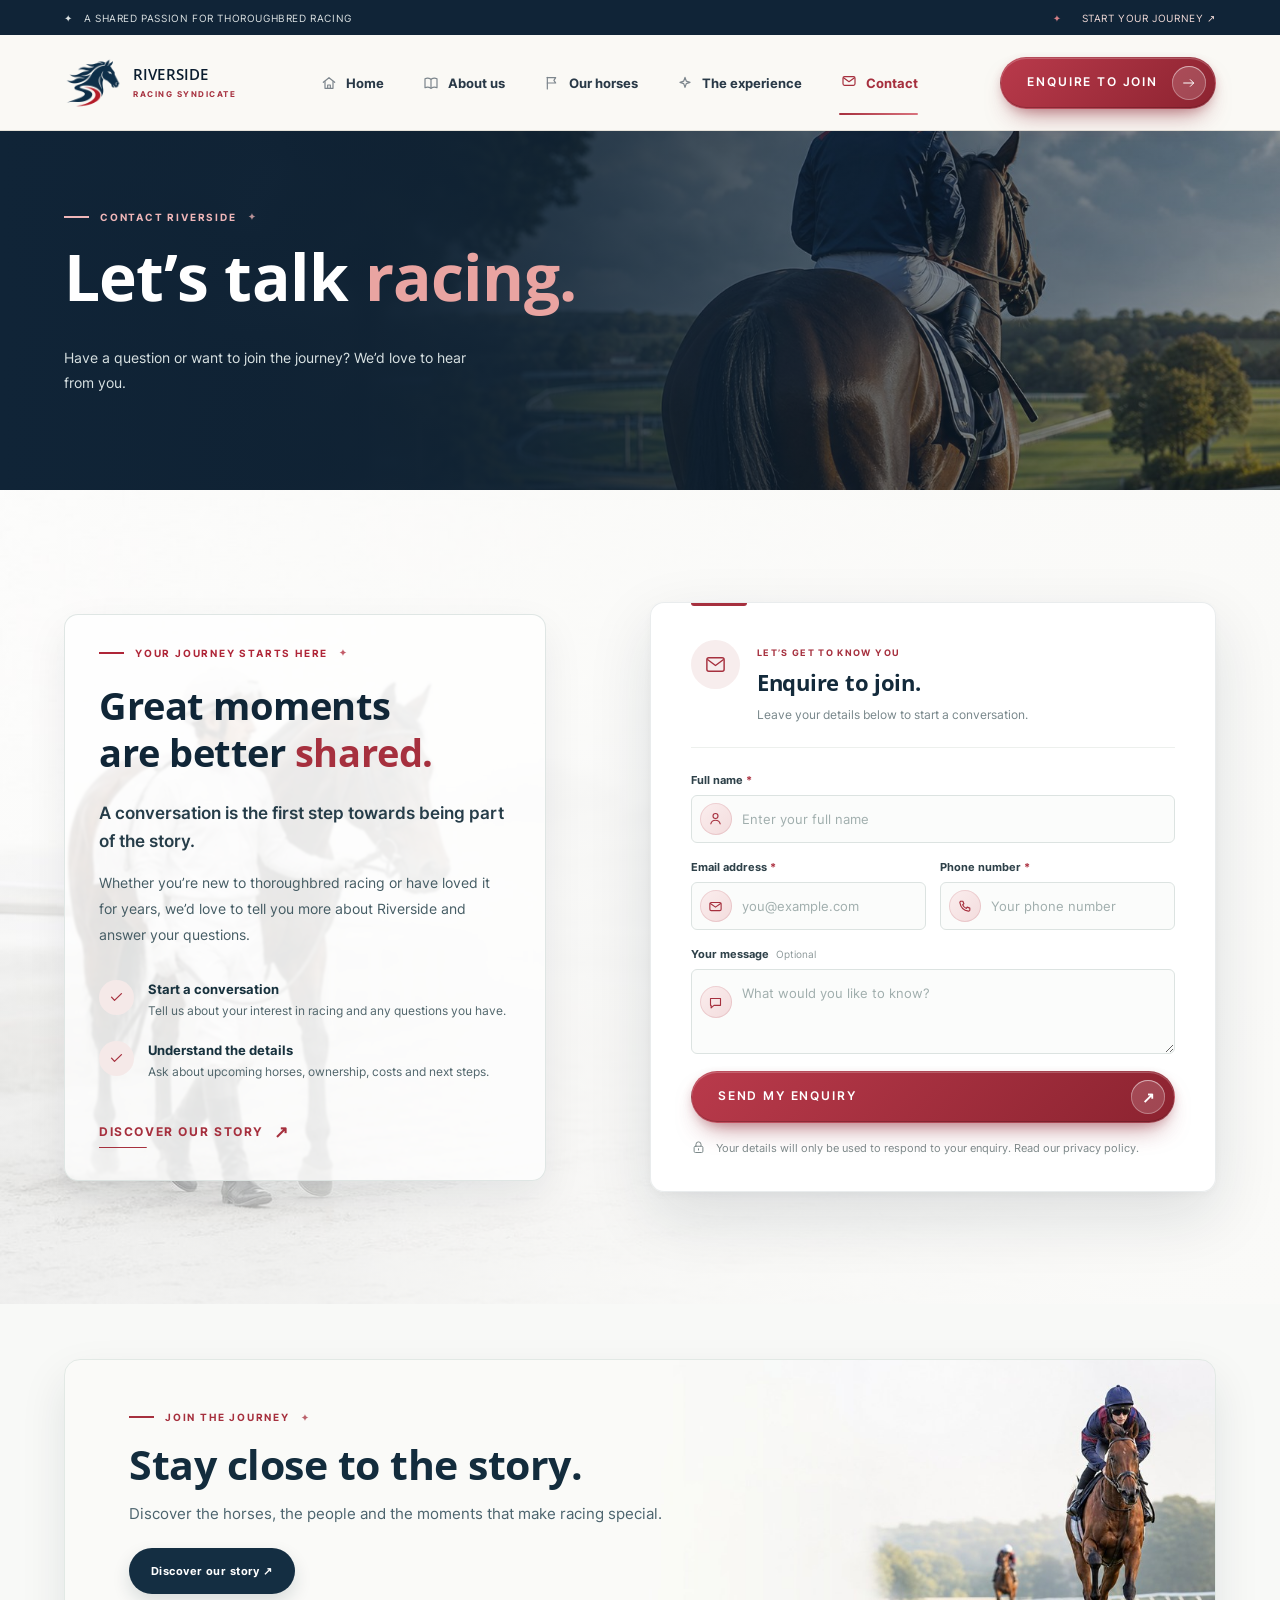
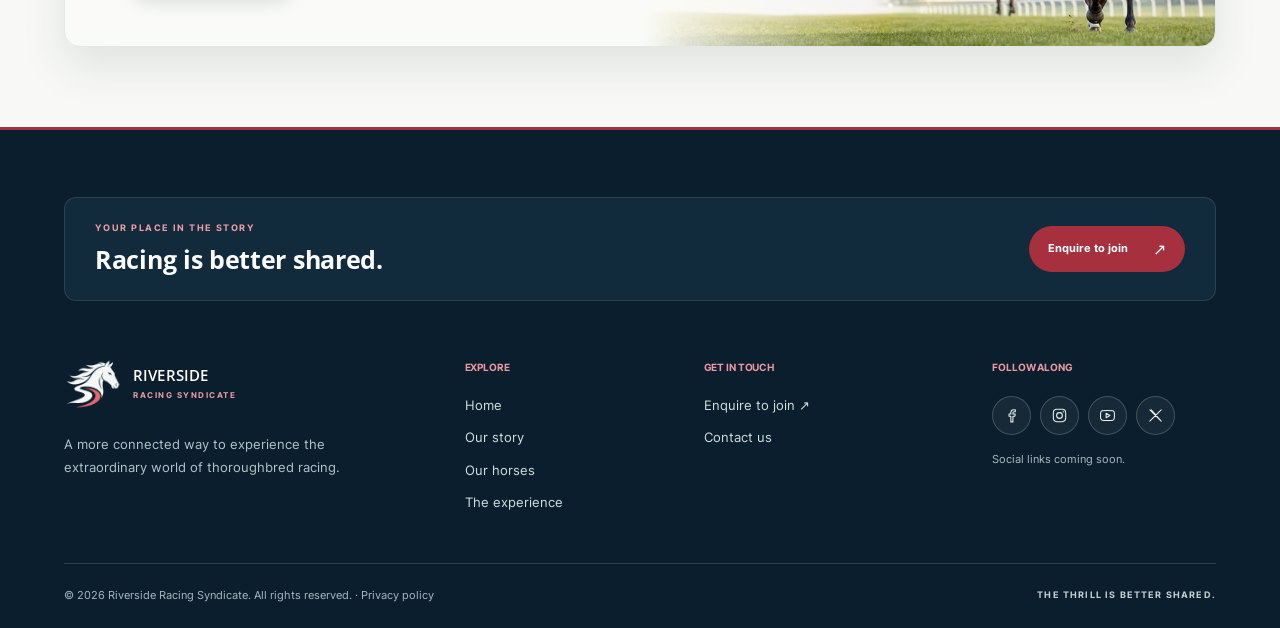
<file: public/contact.html>
<!DOCTYPE html><html lang="en"><head><meta charset="utf-8"><meta name="viewport" content="width=device-width, initial-scale=1"><link rel="stylesheet" href="assets/css/fonts-premium.css?v=5"><link rel="stylesheet" href="assets/css/join-popup.css?v=1"><meta name="description" content="Contact Riverside Racing Syndicate to enquire about joining and discover more about the journey."><meta name="theme-color" content="#09182b"><title>Contact us | Riverside Racing Syndicate</title><link rel="stylesheet" href="assets/css/site-contact.css?v=5"><link rel="stylesheet" href="assets/css/buttons-premium.css?v=12"><link rel="stylesheet" href="assets/css/nav-premium.css?v=1">
<link rel="stylesheet" href="assets/css/mobile-fix.css?v=5"><link rel="canonical" href="https://riverside-c27.pages.dev/contact"><link rel="icon" type="image/webp" href="assets/images/riverside-logo-mark.webp"><meta property="og:site_name" content="Riverside Racing Syndicate"><meta property="og:type" content="website"><meta property="og:title" content="Contact us | Riverside Racing Syndicate"><meta property="og:description" content="Contact Riverside Racing Syndicate to enquire about joining and discover more about the journey."><meta property="og:url" content="https://riverside-c27.pages.dev/contact"><meta property="og:image" content="https://riverside-c27.pages.dev/assets/images/hero-slide-1.jpg"><meta name="twitter:card" content="summary_large_image"><meta name="twitter:title" content="Contact us | Riverside Racing Syndicate"><meta name="twitter:description" content="Contact Riverside Racing Syndicate to enquire about joining and discover more about the journey."><script type="application/ld+json">{"@context":"https://schema.org","@type":"Organization","name":"Riverside Racing Syndicate","url":"https://riverside-c27.pages.dev/","logo":"https://riverside-c27.pages.dev/assets/images/riverside-logo-mark.webp","description":"A thoroughbred racing syndicate offering a shared way to experience the sport."}</script><link rel="stylesheet" href="assets/css/form-icons.css?v=1">
</head><body>
<svg class="svg-defs" xmlns="http://www.w3.org/2000/svg"><symbol id="arrow" viewBox="0 0 24 24"><path d="M4 12h15M14 7l5 5-5 5"/></symbol><symbol id="users" viewBox="0 0 24 24"><circle cx="9" cy="8" r="3"/><path d="M3 20v-2a6 6 0 0 1 12 0v2M16 5a3 3 0 0 1 0 6m1 3a5 5 0 0 1 4 5v1"/></symbol><symbol id="star" viewBox="0 0 24 24"><path d="m12 3 2.8 5.8 6.4.9-4.6 4.5 1.1 6.3-5.7-3-5.7 3 1.1-6.3-4.6-4.5 6.4-.9Z"/></symbol><symbol id="flag" viewBox="0 0 24 24"><path d="M5 22V3m0 1c6-4 9 4 15 0v10c-6 4-9-4-15 0"/></symbol><symbol id="spark" viewBox="0 0 24 24"><path d="m12 2 1.9 6.1L20 10l-6.1 1.9L12 18l-1.9-6.1L4 10l6.1-1.9L12 2Zm7 14 .8 2.2L22 19l-2.2.8L19 22l-.8-2.2L16 19l2.2-.8L19 16Z"/></symbol></svg>
<div class="utility-bar"><div class="wrap"><span>✦ &nbsp; A SHARED PASSION FOR THOROUGHBRED RACING</span><span class="utility-right"><a href="contact.html">START YOUR JOURNEY ↗</a></span></div></div><header class="header-outer"><div class="nav-wrap wrap"><a class="logo" href="index.html" aria-label="Riverside Racing Syndicate home"><span class="logo-icon"><img src="assets/images/riverside-logo-mark.webp" alt="" aria-hidden="true" width="58" height="58"></span><span>RIVERSIDE<small>RACING SYNDICATE</small></span></a><button class="menu-toggle" aria-label="Open navigation" aria-expanded="false" aria-controls="navigation"><span></span><span></span></button><nav id="navigation" aria-label="Main navigation"><a href="index.html"><span class="nav-ic" aria-hidden="true"><svg viewBox="0 0 24 24"><path d="M3.5 11 12 4l8.5 7"/><path d="M6 9.8V20h12V9.8"/><path d="M10 20v-5h4v5"/></svg></span>Home</a><a href="about.html"><span class="nav-ic" aria-hidden="true"><svg viewBox="0 0 24 24"><path d="M3 5.5c2.6-1.3 5.6-1.3 9 .8 3.4-2.1 6.4-2.1 9-.8V19c-2.6-1.3-5.6-1.3-9 .8-3.4-2.1-6.4-2.1-9-.8z"/><path d="M12 6.3V19.8"/></svg></span>About us</a><a href="about.html#horses"><span class="nav-ic" aria-hidden="true"><svg viewBox="0 0 24 24"><path d="M5 21V3.5"/><path d="M5 4h12.5l-2.6 4 2.6 4H5"/></svg></span>Our horses</a><a href="index.html#experience"><span class="nav-ic" aria-hidden="true"><svg viewBox="0 0 24 24"><path d="M12 3.5l1.9 5.6 5.6 1.9-5.6 1.9-1.9 5.6-1.9-5.6-5.6-1.9 5.6-1.9z"/></svg></span>The experience</a><a href="contact.html" class="active"><span class="nav-ic" aria-hidden="true"><svg viewBox="0 0 24 24"><rect x="3" y="5.5" width="18" height="13" rx="2.2"/><path d="M3.8 7.2 12 13l8.2-5.8"/></svg></span>Contact</a></nav><a class="nav-action" href="contact.html">Enquire to join <svg><use href="#arrow"/></svg></a></div></header>
<main><section class="inner-hero contact-hero"><div class="wrap inner-content"><div class="eyebrow light"><span></span> CONTACT RIVERSIDE</div><h1>Let’s talk <em>racing.</em></h1><p>Have a question or want to join the journey? We’d love to hear from you.</p></div></section><section class="ref-enquiry enquiry-section" id="journey" aria-labelledby="enquiry-title"><div class="wrap enquiry-layout"><div class="enquiry-intro"><div class="eyebrow"><span></span> YOUR JOURNEY STARTS HERE</div><h2 id="enquiry-title">Great moments<br>are better <em>shared.</em></h2><p class="enquiry-lead">A conversation is the first step towards being part of the story.</p><p class="enquiry-description">Whether you’re new to thoroughbred racing or have loved it for years, we’d love to tell you more about Riverside and answer your questions.</p><div class="enquiry-points"><div><span class="enquiry-point-icon" aria-hidden="true"><svg viewBox="0 0 24 24"><path d="M5 11.5 9.2 16 19 6.5"/></svg></span><div><strong>Start a conversation</strong><small>Tell us about your interest in racing and any questions you have.</small></div></div><div><span class="enquiry-point-icon" aria-hidden="true"><svg viewBox="0 0 24 24"><path d="M5 11.5 9.2 16 19 6.5"/></svg></span><div><strong>Understand the details</strong><small>Ask about upcoming horses, ownership, costs and next steps.</small></div></div></div><a class="enquiry-story-link" href="about.html">Discover our story <span aria-hidden="true">↗</span></a></div><div class="enquiry-card"><div class="enquiry-card-heading"><div class="enquiry-card-icon" aria-hidden="true"><svg viewBox="0 0 24 24"><rect x="3" y="5" width="18" height="14" rx="2"/><path d="m4 7 8 6 8-6"/></svg></div><div><span class="enquiry-kicker">LET’S GET TO KNOW YOU</span><h3>Enquire to join.</h3><p>Leave your details below to start a conversation.</p></div></div><form id="enquiry-form" class="enquiry-form-new"><div class="enquiry-field"><label for="name">Full name <span>*</span></label><span class="enq-wrap"><input id="name" name="name" autocomplete="name" required placeholder="Enter your full name"><span class="enq-ico" aria-hidden="true"><svg viewBox="0 0 24 24"><circle cx="12" cy="8" r="4"/><path d="M4.5 20.5c.9-3.6 3.9-5.8 7.5-5.8s6.6 2.2 7.5 5.8"/></svg></span></span></div><div class="enquiry-field-row"><div class="enquiry-field"><label for="email">Email address <span>*</span></label><span class="enq-wrap"><input id="email" name="email" type="email" autocomplete="email" required placeholder="you@example.com"><span class="enq-ico" aria-hidden="true"><svg viewBox="0 0 24 24"><rect x="3" y="5.5" width="18" height="13" rx="2.2"/><path d="M3.8 7.2 12 13l8.2-5.8"/></svg></span></span></div><div class="enquiry-field"><label for="phone">Phone number <span>*</span></label><span class="enq-wrap"><input id="phone" name="phone" type="tel" autocomplete="tel" required placeholder="Your phone number"><span class="enq-ico" aria-hidden="true"><svg viewBox="0 0 24 24"><path d="M6.6 3.5h2.8l1.6 4.2-2 1.4a10.5 10.5 0 0 0 5.9 5.9l1.4-2 4.2 1.6v2.8a2 2 0 0 1-2.2 2A16.5 16.5 0 0 1 4.6 5.7a2 2 0 0 1 2-2.2z"/></svg></span></span></div></div><div class="enquiry-field"><label for="message">Your message <small>Optional</small></label><span class="enq-wrap enq-wrap--area"><textarea id="message" name="message" rows="3" placeholder="What would you like to know?"></textarea><span class="enq-ico" aria-hidden="true"><svg viewBox="0 0 24 24"><path d="M4 5.5h16v11H9.5L5 20.5v-4H4z"/></svg></span></span></div><div class="enquiry-hp" aria-hidden="true" style="position:absolute;left:-9999px;width:1px;height:1px;overflow:hidden"><label>Leave this field empty<input type="text" name="_gotcha" tabindex="-1" autocomplete="off"></label></div><button type="submit" class="enquiry-submit">Send my enquiry <span aria-hidden="true">↗</span></button><p class="enquiry-privacy"><svg aria-hidden="true" viewBox="0 0 24 24"><rect x="5" y="10" width="14" height="10" rx="2"/><path d="M8 10V7a4 4 0 0 1 8 0v3m-4 4v2"/></svg><span>Your details will only be used to respond to your enquiry. <a href="privacy.html">Read our privacy policy</a>.</span></p><p class="enquiry-status" id="form-message" role="status" aria-live="polite"></p></form></div></div></section><section class="connect-banner"><div class="wrap"><div><div class="eyebrow light"><span></span> JOIN THE JOURNEY</div><h2>Stay close to the story.</h2><p>Discover the horses, the people and the moments that make racing special.</p><a class="inline-light" href="about.html">Discover our story ↗</a></div></div></section></main><footer class="site-footer"><div class="wrap"><div class="footer-invite"><div><span>YOUR PLACE IN THE STORY</span><h2>Racing is better shared.</h2></div><a href="contact.html">Enquire to join <span aria-hidden="true">↗</span></a></div><div class="footer-main-grid"><div class="footer-brand"><a class="logo footer-logo" href="index.html" aria-label="Riverside Racing Syndicate home"><span class="logo-icon"><img src="assets/images/riverside-logo-mark-light.webp" alt="" aria-hidden="true" width="58" height="58"></span><span>RIVERSIDE<small>RACING SYNDICATE</small></span></a><p>A more connected way to experience the extraordinary world of thoroughbred racing.</p></div><div class="footer-column"><h3>Explore</h3><a href="index.html">Home</a><a href="about.html">Our story</a><a href="index.html#horses">Our horses</a><a href="index.html#experience">The experience</a></div><div class="footer-column"><h3>Get in touch</h3><a href="contact.html">Enquire to join ↗</a><a href="contact.html">Contact us</a></div><div class="footer-column footer-social-column"><h3>Follow along</h3><div class="footer-socials" aria-label="Social media profiles coming soon"><span class="footer-social-icon" role="img" aria-label="Facebook, link coming soon"><svg aria-hidden="true" viewBox="0 0 24 24" fill="currentColor"><path d="M14 21v-8h2.8l.4-3H14V8.1c0-.9.3-1.5 1.6-1.5h1.7V3.9c-.3 0-1.2-.1-2.3-.1-2.3 0-3.9 1.4-3.9 4V10H8.5v3h2.6v8H14Z"/></svg></span><span class="footer-social-icon" role="img" aria-label="Instagram, link coming soon"><svg aria-hidden="true" viewBox="0 0 24 24" fill="none" stroke="currentColor" stroke-width="1.8"><rect x="3.3" y="3.3" width="17.4" height="17.4" rx="5"/><circle cx="12" cy="12" r="4.1"/><circle cx="17.4" cy="6.7" r=".9" fill="currentColor" stroke="none"/></svg></span><span class="footer-social-icon" role="img" aria-label="YouTube, link coming soon"><svg aria-hidden="true" viewBox="0 0 24 24" fill="currentColor"><path d="M21.4 7.2a2.7 2.7 0 0 0-1.9-1.9C17.9 4.9 12 4.9 12 4.9s-5.9 0-7.5.4a2.7 2.7 0 0 0-1.9 1.9C2.2 8.8 2.2 12 2.2 12s0 3.2.4 4.8a2.7 2.7 0 0 0 1.9 1.9c1.6.4 7.5.4 7.5.4s5.9 0 7.5-.4a2.7 2.7 0 0 0 1.9-1.9c.4-1.6.4-4.8.4-4.8s0-3.2-.4-4.8ZM10 15.1V8.9l5.4 3.1-5.4 3.1Z"/></svg></span><span class="footer-social-icon" role="img" aria-label="X, link coming soon"><svg aria-hidden="true" viewBox="0 0 24 24" fill="none" stroke="currentColor" stroke-width="1.9" stroke-linecap="round"><path d="M4 4 20 20M20 4 4 20M6 4l14 16"/></svg></span></div><p class="footer-social-note">Social links coming soon.</p></div></div><div class="footer-bottom"><span>© 2026 Riverside Racing Syndicate. All rights reserved. · <a href="privacy.html">Privacy policy</a></span><span>THE THRILL IS BETTER SHARED.</span></div></div></footer>
<script src="assets/js/app.js?v=2" defer></script><script src="assets/js/navigation.js" defer></script><script src="assets/js/icon-motion.js" defer></script><script src="assets/js/scroll-and-logo-motion.js" defer></script><div class="join-pop" id="join-pop" hidden>
  <div class="join-pop-backdrop" data-close></div>
  <div class="join-pop-card" role="dialog" aria-modal="true" aria-labelledby="join-pop-title">
    <button type="button" class="join-pop-close" aria-label="Close" data-close>&times;</button>
    <div class="join-pop-media"><img src="assets/images/hero-slide-5.jpg" alt="" loading="lazy" decoding="async"></div>
    <div class="join-pop-body">
      <span class="join-pop-eyebrow">Your place in the story</span>
      <h2 id="join-pop-title">Ready to join <em>the journey?</em></h2>
      <p>Start a conversation with us about the syndicate, the horses and what the next step looks like for you.</p>
      <div class="join-pop-actions">
        <a class="join-pop-cta" href="contact.html">Enquire to join <svg width="14" height="14" viewBox="0 0 24 24" fill="none" stroke="currentColor" stroke-width="2" aria-hidden="true"><path d="M5 12h14M13 6l6 6-6 6"/></svg></a>
        <button type="button" class="join-pop-later" data-close>Maybe later</button>
      </div>
    </div>
  </div>
</div>
<script src="assets/js/join-popup.js" defer></script>
</body></html>
</file>
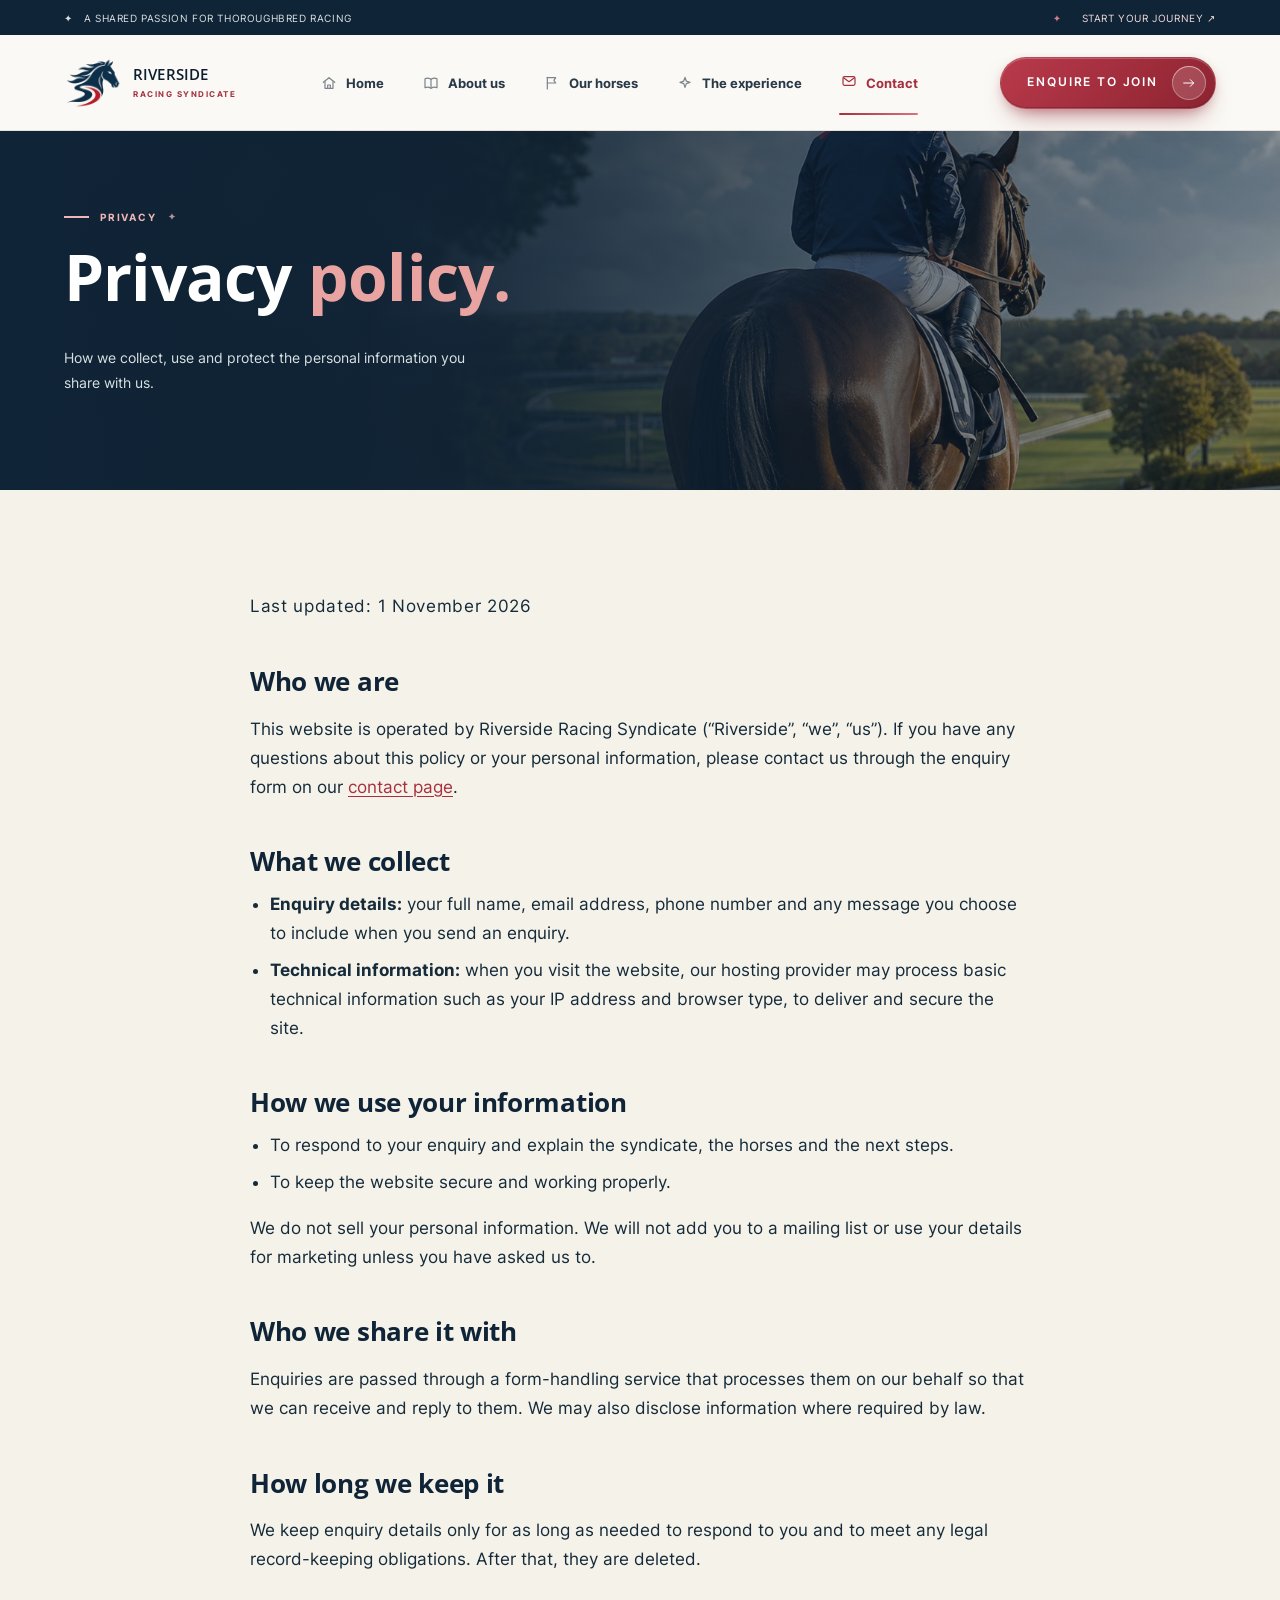
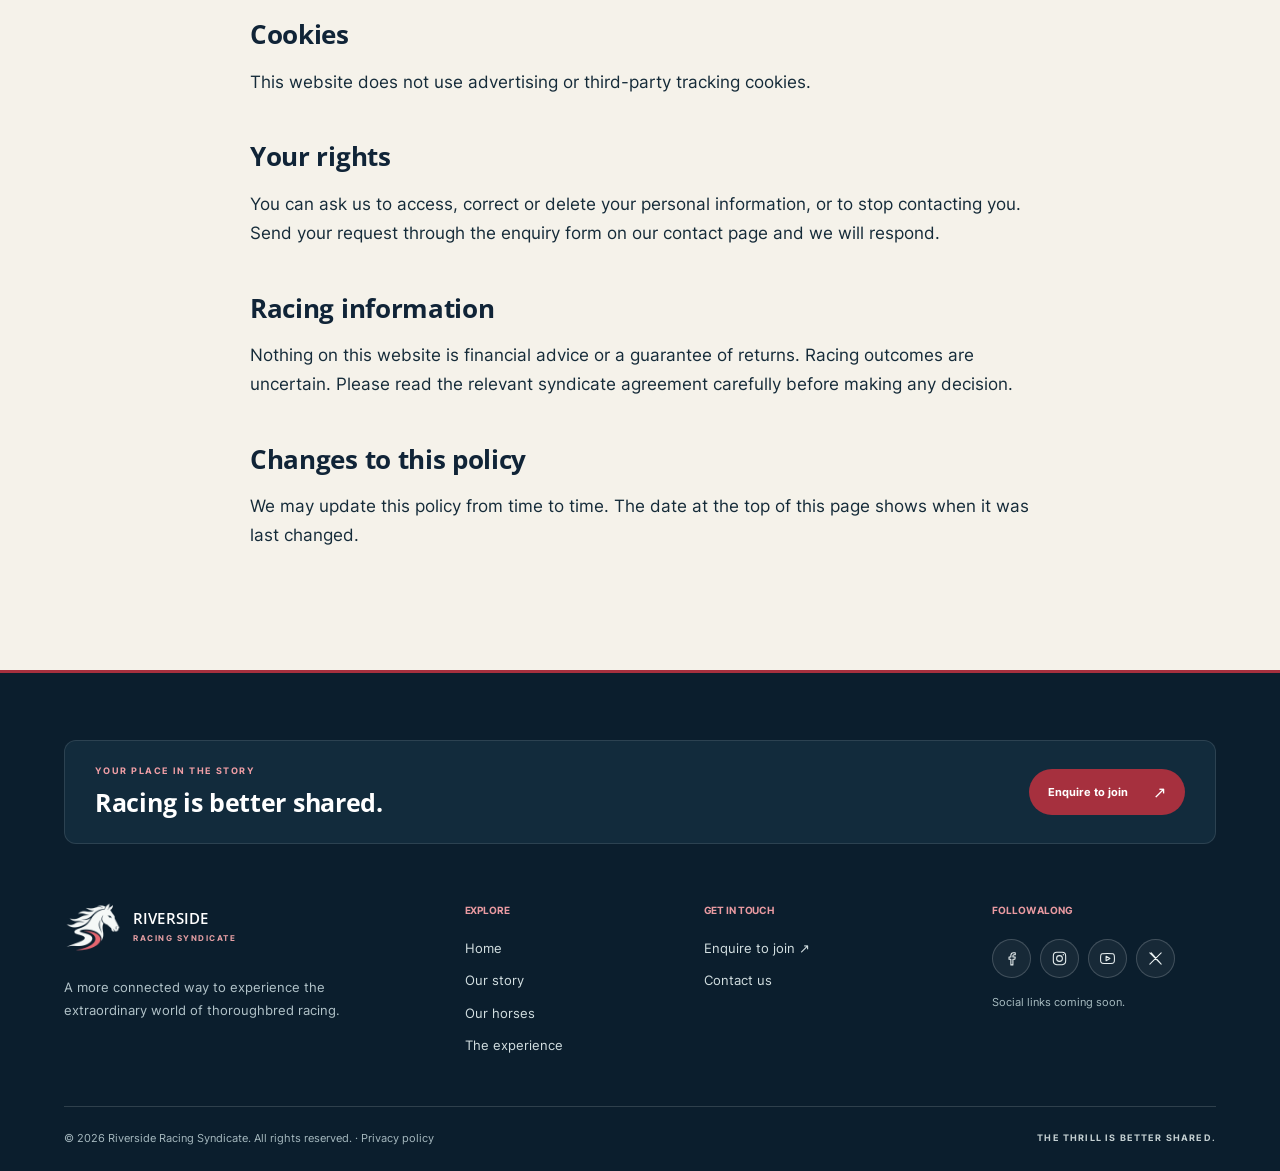
<file: public/privacy.html>
<!DOCTYPE html><html lang="en"><head><meta charset="utf-8"><meta name="viewport" content="width=device-width, initial-scale=1"><link rel="stylesheet" href="assets/css/fonts-premium.css?v=5"><link rel="stylesheet" href="assets/css/join-popup.css?v=1"><meta name="description" content="How Riverside Racing Syndicate collects, uses and protects the personal information you share with us."><meta name="theme-color" content="#09182b"><title>Privacy policy | Riverside Racing Syndicate</title><link rel="stylesheet" href="assets/css/site-contact.css?v=5">
<link rel="stylesheet" href="assets/css/legal.css?v=5"><link rel="stylesheet" href="assets/css/buttons-premium.css?v=12"><link rel="stylesheet" href="assets/css/nav-premium.css?v=1">
<link rel="stylesheet" href="assets/css/mobile-fix.css?v=5"><link rel="canonical" href="https://riverside-c27.pages.dev/contact"><link rel="icon" type="image/webp" href="assets/images/riverside-logo-mark.webp"><meta property="og:site_name" content="Riverside Racing Syndicate"><meta property="og:type" content="website"><meta property="og:title" content="Contact us | Riverside Racing Syndicate"><meta property="og:description" content="Contact Riverside Racing Syndicate to enquire about joining and discover more about the journey."><meta property="og:url" content="https://riverside-c27.pages.dev/contact"><meta property="og:image" content="https://riverside-c27.pages.dev/assets/images/hero-slide-1.jpg"><meta name="twitter:card" content="summary_large_image"><meta name="twitter:title" content="Contact us | Riverside Racing Syndicate"><meta name="twitter:description" content="Contact Riverside Racing Syndicate to enquire about joining and discover more about the journey."><script type="application/ld+json">{"@context":"https://schema.org","@type":"Organization","name":"Riverside Racing Syndicate","url":"https://riverside-c27.pages.dev/","logo":"https://riverside-c27.pages.dev/assets/images/riverside-logo-mark.webp","description":"A thoroughbred racing syndicate offering a shared way to experience the sport."}</script><link rel="canonical" href="https://riverside-c27.pages.dev/privacy"><meta property="og:site_name" content="Riverside Racing Syndicate"><meta property="og:type" content="website"><meta property="og:title" content="Privacy policy | Riverside Racing Syndicate"><meta property="og:description" content="How Riverside Racing Syndicate collects, uses and protects the personal information you share with us."><meta property="og:url" content="https://riverside-c27.pages.dev/privacy"><meta name="twitter:card" content="summary"></head><body>
<svg class="svg-defs" xmlns="http://www.w3.org/2000/svg"><symbol id="arrow" viewBox="0 0 24 24"><path d="M4 12h15M14 7l5 5-5 5"/></symbol><symbol id="users" viewBox="0 0 24 24"><circle cx="9" cy="8" r="3"/><path d="M3 20v-2a6 6 0 0 1 12 0v2M16 5a3 3 0 0 1 0 6m1 3a5 5 0 0 1 4 5v1"/></symbol><symbol id="star" viewBox="0 0 24 24"><path d="m12 3 2.8 5.8 6.4.9-4.6 4.5 1.1 6.3-5.7-3-5.7 3 1.1-6.3-4.6-4.5 6.4-.9Z"/></symbol><symbol id="flag" viewBox="0 0 24 24"><path d="M5 22V3m0 1c6-4 9 4 15 0v10c-6 4-9-4-15 0"/></symbol><symbol id="spark" viewBox="0 0 24 24"><path d="m12 2 1.9 6.1L20 10l-6.1 1.9L12 18l-1.9-6.1L4 10l6.1-1.9L12 2Zm7 14 .8 2.2L22 19l-2.2.8L19 22l-.8-2.2L16 19l2.2-.8L19 16Z"/></symbol></svg>
<div class="utility-bar"><div class="wrap"><span>✦ &nbsp; A SHARED PASSION FOR THOROUGHBRED RACING</span><span class="utility-right"><a href="contact.html">START YOUR JOURNEY ↗</a></span></div></div><header class="header-outer"><div class="nav-wrap wrap"><a class="logo" href="index.html" aria-label="Riverside Racing Syndicate home"><span class="logo-icon"><img src="assets/images/riverside-logo-mark.webp" alt="" aria-hidden="true" width="58" height="58"></span><span>RIVERSIDE<small>RACING SYNDICATE</small></span></a><button class="menu-toggle" aria-label="Open navigation" aria-expanded="false" aria-controls="navigation"><span></span><span></span></button><nav id="navigation" aria-label="Main navigation"><a href="index.html"><span class="nav-ic" aria-hidden="true"><svg viewBox="0 0 24 24"><path d="M3.5 11 12 4l8.5 7"/><path d="M6 9.8V20h12V9.8"/><path d="M10 20v-5h4v5"/></svg></span>Home</a><a href="about.html"><span class="nav-ic" aria-hidden="true"><svg viewBox="0 0 24 24"><path d="M3 5.5c2.6-1.3 5.6-1.3 9 .8 3.4-2.1 6.4-2.1 9-.8V19c-2.6-1.3-5.6-1.3-9 .8-3.4-2.1-6.4-2.1-9-.8z"/><path d="M12 6.3V19.8"/></svg></span>About us</a><a href="about.html#horses"><span class="nav-ic" aria-hidden="true"><svg viewBox="0 0 24 24"><path d="M5 21V3.5"/><path d="M5 4h12.5l-2.6 4 2.6 4H5"/></svg></span>Our horses</a><a href="index.html#experience"><span class="nav-ic" aria-hidden="true"><svg viewBox="0 0 24 24"><path d="M12 3.5l1.9 5.6 5.6 1.9-5.6 1.9-1.9 5.6-1.9-5.6-5.6-1.9 5.6-1.9z"/></svg></span>The experience</a><a href="contact.html" class="active"><span class="nav-ic" aria-hidden="true"><svg viewBox="0 0 24 24"><rect x="3" y="5.5" width="18" height="13" rx="2.2"/><path d="M3.8 7.2 12 13l8.2-5.8"/></svg></span>Contact</a></nav><a class="nav-action" href="contact.html">Enquire to join <svg><use href="#arrow"/></svg></a></div></header>
<main>
<section class="inner-hero contact-hero"><div class="wrap inner-content"><div class="eyebrow light"><span></span> PRIVACY</div><h1>Privacy <em>policy.</em></h1><p>How we collect, use and protect the personal information you share with us.</p></div></section>
<section class="legal-section"><div class="wrap legal-content">
<p class="legal-updated">Last updated: 1 November 2026</p>

<h2>Who we are</h2>
<p>This website is operated by Riverside Racing Syndicate (“Riverside”, “we”, “us”). If you have any questions about this policy or your personal information, please contact us through the enquiry form on our <a href="contact.html">contact page</a>.</p>

<h2>What we collect</h2>
<ul>
<li><strong>Enquiry details:</strong> your full name, email address, phone number and any message you choose to include when you send an enquiry.</li>
<li><strong>Technical information:</strong> when you visit the website, our hosting provider may process basic technical information such as your IP address and browser type, to deliver and secure the site.</li>
</ul>

<h2>How we use your information</h2>
<ul>
<li>To respond to your enquiry and explain the syndicate, the horses and the next steps.</li>
<li>To keep the website secure and working properly.</li>
</ul>
<p>We do not sell your personal information. We will not add you to a mailing list or use your details for marketing unless you have asked us to.</p>

<h2>Who we share it with</h2>
<p>Enquiries are passed through a form-handling service that processes them on our behalf so that we can receive and reply to them. We may also disclose information where required by law.</p>

<h2>How long we keep it</h2>
<p>We keep enquiry details only for as long as needed to respond to you and to meet any legal record-keeping obligations. After that, they are deleted.</p>

<h2>Cookies</h2>
<p>This website does not use advertising or third-party tracking cookies.</p>

<h2>Your rights</h2>
<p>You can ask us to access, correct or delete your personal information, or to stop contacting you. Send your request through the enquiry form on our contact page and we will respond.</p>

<h2>Racing information</h2>
<p>Nothing on this website is financial advice or a guarantee of returns. Racing outcomes are uncertain. Please read the relevant syndicate agreement carefully before making any decision.</p>

<h2>Changes to this policy</h2>
<p>We may update this policy from time to time. The date at the top of this page shows when it was last changed.</p>
</div></section>
</main><footer class="site-footer"><div class="wrap"><div class="footer-invite"><div><span>YOUR PLACE IN THE STORY</span><h2>Racing is better shared.</h2></div><a href="contact.html">Enquire to join <span aria-hidden="true">↗</span></a></div><div class="footer-main-grid"><div class="footer-brand"><a class="logo footer-logo" href="index.html" aria-label="Riverside Racing Syndicate home"><span class="logo-icon"><img src="assets/images/riverside-logo-mark-light.webp" alt="" aria-hidden="true" width="58" height="58"></span><span>RIVERSIDE<small>RACING SYNDICATE</small></span></a><p>A more connected way to experience the extraordinary world of thoroughbred racing.</p></div><div class="footer-column"><h3>Explore</h3><a href="index.html">Home</a><a href="about.html">Our story</a><a href="index.html#horses">Our horses</a><a href="index.html#experience">The experience</a></div><div class="footer-column"><h3>Get in touch</h3><a href="contact.html">Enquire to join ↗</a><a href="contact.html">Contact us</a></div><div class="footer-column footer-social-column"><h3>Follow along</h3><div class="footer-socials" aria-label="Social media profiles coming soon"><span class="footer-social-icon" role="img" aria-label="Facebook, link coming soon"><svg aria-hidden="true" viewBox="0 0 24 24" fill="currentColor"><path d="M14 21v-8h2.8l.4-3H14V8.1c0-.9.3-1.5 1.6-1.5h1.7V3.9c-.3 0-1.2-.1-2.3-.1-2.3 0-3.9 1.4-3.9 4V10H8.5v3h2.6v8H14Z"/></svg></span><span class="footer-social-icon" role="img" aria-label="Instagram, link coming soon"><svg aria-hidden="true" viewBox="0 0 24 24" fill="none" stroke="currentColor" stroke-width="1.8"><rect x="3.3" y="3.3" width="17.4" height="17.4" rx="5"/><circle cx="12" cy="12" r="4.1"/><circle cx="17.4" cy="6.7" r=".9" fill="currentColor" stroke="none"/></svg></span><span class="footer-social-icon" role="img" aria-label="YouTube, link coming soon"><svg aria-hidden="true" viewBox="0 0 24 24" fill="currentColor"><path d="M21.4 7.2a2.7 2.7 0 0 0-1.9-1.9C17.9 4.9 12 4.9 12 4.9s-5.9 0-7.5.4a2.7 2.7 0 0 0-1.9 1.9C2.2 8.8 2.2 12 2.2 12s0 3.2.4 4.8a2.7 2.7 0 0 0 1.9 1.9c1.6.4 7.5.4 7.5.4s5.9 0 7.5-.4a2.7 2.7 0 0 0 1.9-1.9c.4-1.6.4-4.8.4-4.8s0-3.2-.4-4.8ZM10 15.1V8.9l5.4 3.1-5.4 3.1Z"/></svg></span><span class="footer-social-icon" role="img" aria-label="X, link coming soon"><svg aria-hidden="true" viewBox="0 0 24 24" fill="none" stroke="currentColor" stroke-width="1.9" stroke-linecap="round"><path d="M4 4 20 20M20 4 4 20M6 4l14 16"/></svg></span></div><p class="footer-social-note">Social links coming soon.</p></div></div><div class="footer-bottom"><span>© 2026 Riverside Racing Syndicate. All rights reserved. · <a href="privacy.html">Privacy policy</a></span><span>THE THRILL IS BETTER SHARED.</span></div></div></footer>
<script src="assets/js/app.js?v=2" defer></script><script src="assets/js/navigation.js" defer></script><script src="assets/js/icon-motion.js" defer></script><script src="assets/js/scroll-and-logo-motion.js" defer></script><div class="join-pop" id="join-pop" hidden>
  <div class="join-pop-backdrop" data-close></div>
  <div class="join-pop-card" role="dialog" aria-modal="true" aria-labelledby="join-pop-title">
    <button type="button" class="join-pop-close" aria-label="Close" data-close>&times;</button>
    <div class="join-pop-media"><img src="assets/images/hero-slide-5.jpg" alt="" loading="lazy" decoding="async"></div>
    <div class="join-pop-body">
      <span class="join-pop-eyebrow">Your place in the story</span>
      <h2 id="join-pop-title">Ready to join <em>the journey?</em></h2>
      <p>Start a conversation with us about the syndicate, the horses and what the next step looks like for you.</p>
      <div class="join-pop-actions">
        <a class="join-pop-cta" href="contact.html">Enquire to join <svg width="14" height="14" viewBox="0 0 24 24" fill="none" stroke="currentColor" stroke-width="2" aria-hidden="true"><path d="M5 12h14M13 6l6 6-6 6"/></svg></a>
        <button type="button" class="join-pop-later" data-close>Maybe later</button>
      </div>
    </div>
  </div>
</div>
<script src="assets/js/join-popup.js" defer></script>
</body></html>
</file>
<file: public/assets/css/fonts-premium.css>
/* ==========================================================================
   Riverside Racing — type system
   Titles (h1–h4) : Open Sans (matches the RacingClub.com heading font)
   Body / UI      : Open Sans / Inter as per each element
   Bundled locally in assets/fonts/ — no external font requests.
   ========================================================================== */
@font-face{font-family:"Open Sans";src:url('../fonts/open-sans-latin-wght-normal.woff2') format('woff2');font-weight:300 800;font-style:normal;font-display:swap}
@font-face{font-family:"Open Sans";src:url('../fonts/open-sans-latin-wght-italic.woff2') format('woff2');font-weight:300 800;font-style:italic;font-display:swap}
@font-face{font-family:"Inter";src:url('../fonts/inter-latin-variable.woff2') format('woff2');font-weight:100 900;font-style:normal;font-display:swap}

/* Display headings: Open Sans */
h1,h2,h3,h4,.hero h1,.inner-content h1,.new-home-hero h1,.story h2,.section-heading h2{letter-spacing:-.012em!important;font-feature-settings:"kern" 1,"liga" 1}
h1,h2,h3{text-wrap:balance}
/* Site-wide defaults: body copy and form controls in Inter, titles in Open Sans */
html body,button,input,select,textarea{font-family:"Inter",system-ui,-apple-system,"Segoe UI",Roboto,Arial,sans-serif}
h1,h2,h3,h4{font-family:"Open Sans",Arial,sans-serif}
/* Bold titles (RacingClub-style 700). !important so section-level weights do not override */
h1,h2,h3,h4,h1 em,h2 em,h3 em,h4 em,.ref-accordion summary{font-weight:700!important}
body{-webkit-font-smoothing:antialiased;text-rendering:optimizeLegibility}
</file>
<file: public/assets/css/horsebox-inspired.css>
/* ==========================================================================
   Premium interaction details adapted from a racing-ownership reference site:
   - Horse cards: lift + image zoom + pill "view" action that fills on hover
   - Primary buttons: arrow badge slides and the button gains a soft sheen
   Colours, copy and layout stay Riverside's own.
   ========================================================================== */

/* ---------- Horse cards ---------- */
.ref-faq ~ * .pop-card,
.ref-horses .pop-card{
  transition:transform .6s cubic-bezier(.2,.7,.2,1),box-shadow .6s ease,border-color .4s ease;
}
@media(hover:hover) and (pointer:fine){
  .ref-horses .pop-card:hover{
    transform:translateY(-6px);
    box-shadow:0 34px 60px -30px rgba(10,24,43,.45),0 0 0 1px rgba(166,48,62,.12);
  }
  .ref-horses .pop-card:hover .horse-stage img{transform:scale(1.06)}
  .ref-horses .pop-card .horse-stage img{transition:transform 1.2s cubic-bezier(.2,.7,.2,1)}
}
/* the card's own link becomes a filled pill with an arrow badge */
.ref-horses .pop-card-body > a{
  display:inline-flex;align-items:center;gap:10px;margin-top:6px;
  padding:11px 18px 11px 20px;border-radius:999px;
  border:1px solid rgba(166,48,62,.28);color:#a6303e;
  font-size:11px;font-weight:600;letter-spacing:.12em;text-transform:uppercase;text-decoration:none;
  background:#fff;transition:background-color .35s ease,color .35s ease,border-color .35s ease,box-shadow .35s ease,padding .35s ease;
}
.ref-horses .pop-card-body > a > span{
  display:inline-grid;place-items:center;width:24px;height:24px;border-radius:50%;
  background:rgba(166,48,62,.1);transition:background-color .35s ease,color .35s ease,transform .45s cubic-bezier(.2,.7,.2,1);
}
@media(hover:hover) and (pointer:fine){
  .ref-horses .pop-card-body > a:hover{background:#a6303e;border-color:#a6303e;color:#fff;box-shadow:0 12px 24px -12px rgba(166,48,62,.7)}
  .ref-horses .pop-card-body > a:hover > span{background:rgba(255,255,255,.2);color:#fff;transform:translate(2px,-2px)}
}

/* ---------- Primary buttons: arrow badge + sheen ---------- */
.btn-red,.navy-btn{position:relative;overflow:hidden;isolation:isolate}
.btn-red::after,.navy-btn::after{
  content:"";position:absolute;top:0;bottom:0;left:-40%;width:35%;z-index:-1;pointer-events:none;
  background:linear-gradient(100deg,transparent,rgba(255,255,255,.28),transparent);
  transform:skewX(-18deg);transition:left .8s cubic-bezier(.2,.7,.2,1);
}
@media(hover:hover) and (pointer:fine){
  .btn-red:hover::after,.navy-btn:hover::after{left:120%}
  .btn-red:hover svg,.navy-btn:hover svg{transform:translateX(4px)}
}
.btn-red svg,.navy-btn svg{transition:transform .45s cubic-bezier(.2,.7,.2,1)}

@media(prefers-reduced-motion:reduce){
  .ref-horses .pop-card,.ref-horses .pop-card .horse-stage img,.ref-horses .pop-card-body > a,.ref-horses .pop-card-body > a > span,.btn-red::after,.navy-btn::after,.btn-red svg,.navy-btn svg{transition:none!important}
  .ref-horses .pop-card:hover{transform:none}
}
</file>
<file: public/assets/css/join-popup.css>
/* ==========================================================================
   Join popup — premium "Enquire to join" dialog shown after the visitor scrolls
   ========================================================================== */
.join-pop{position:fixed;inset:0;z-index:9999;display:grid;place-items:center;padding:24px}
.join-pop[hidden]{display:none}
.join-pop-backdrop{position:absolute;inset:0;background:rgba(6,14,26,.66);-webkit-backdrop-filter:blur(7px);backdrop-filter:blur(7px);opacity:0;transition:opacity .5s ease}
.join-pop-card{
  position:relative;width:min(840px,100%);display:grid;grid-template-columns:1fr 1.05fr;
  border-radius:24px;overflow:hidden;background:#0a182b;color:#fff;
  border:1px solid rgba(255,255,255,.12);
  box-shadow:0 60px 120px -30px rgba(0,0,0,.6),0 0 0 1px rgba(166,48,62,.18);
  opacity:0;transform:translateY(26px) scale(.97);
  transition:transform .65s cubic-bezier(.2,.7,.2,1),opacity .5s ease;
}
.join-pop.is-open .join-pop-backdrop{opacity:1}
.join-pop.is-open .join-pop-card{opacity:1;transform:none}

.join-pop-media{position:relative;min-height:380px;overflow:hidden}
.join-pop-media img{position:absolute;inset:0;width:100%;height:100%;object-fit:cover;object-position:72% center;transform:scale(1.04);transition:transform 1.6s cubic-bezier(.2,.7,.2,1)}
.join-pop.is-open .join-pop-media img{transform:scale(1)}
.join-pop-media::after{content:"";position:absolute;inset:0;background:linear-gradient(90deg,rgba(10,24,43,0) 55%,#0a182b 100%),linear-gradient(180deg,rgba(10,24,43,0) 60%,rgba(10,24,43,.5) 100%)}

.join-pop-body{position:relative;display:flex;flex-direction:column;justify-content:center;padding:52px 46px 46px 34px;background:radial-gradient(ellipse at 100% 0%,rgba(166,48,62,.22),transparent 55%),#0a182b}
.join-pop-eyebrow{display:inline-flex;align-items:center;gap:12px;font-size:11px;font-weight:600;letter-spacing:.2em;text-transform:uppercase;color:#e8898f;margin-bottom:18px}
.join-pop-eyebrow::before{content:"";width:28px;height:1px;background:#e8898f}
.join-pop h2{margin:0 0 14px;font-family:"Open Sans",Arial,sans-serif;font-weight:400;font-size:clamp(28px,3vw,38px);line-height:1.12;letter-spacing:-.02em;color:#fff}
.join-pop h2 em{font-style:italic;color:#e8898f}
.join-pop p{margin:0 0 30px;font-size:15px;line-height:1.7;color:rgba(255,255,255,.72);max-width:340px}
.join-pop-actions{display:flex;align-items:center;flex-wrap:wrap;gap:18px}
.join-pop .join-pop-cta{display:inline-flex;align-items:center;gap:12px;padding:16px 26px;border-radius:999px;background:linear-gradient(135deg,#c2394a,#8c2330);color:#fff;font-size:12px;font-weight:600;letter-spacing:.12em;text-transform:uppercase;text-decoration:none;box-shadow:0 14px 30px -12px rgba(166,48,62,.8);transition:transform .3s ease,box-shadow .3s ease}
.join-pop .join-pop-cta:hover{transform:translateY(-2px);box-shadow:0 18px 36px -12px rgba(166,48,62,.9)}
.join-pop .join-pop-cta:focus-visible,.join-pop-close:focus-visible,.join-pop-later:focus-visible{outline:2px solid #e8898f;outline-offset:4px}
.join-pop-later{background:none;border:0;padding:8px 2px;color:rgba(255,255,255,.66);font:500 13px/1 Inter,system-ui,sans-serif;letter-spacing:.02em;cursor:pointer;text-decoration:underline;text-underline-offset:5px;text-decoration-color:rgba(255,255,255,.3);transition:color .3s ease}
.join-pop-later:hover{color:#fff}

.join-pop-close{position:absolute;top:16px;right:16px;z-index:2;width:40px;height:40px;border-radius:50%;border:1px solid rgba(255,255,255,.22);background:rgba(10,24,43,.55);-webkit-backdrop-filter:blur(6px);backdrop-filter:blur(6px);color:#fff;font-size:22px;line-height:1;cursor:pointer;display:grid;place-items:center;transition:background .3s ease,transform .3s ease}
.join-pop-close:hover{background:#a6303e;transform:rotate(90deg)}

@media(max-width:720px){
  .join-pop{padding:16px;align-items:end}
  .join-pop-card{grid-template-columns:1fr;border-radius:20px;max-height:calc(100vh - 32px);overflow:auto}
  .join-pop-media{min-height:170px}
  .join-pop-media::after{background:linear-gradient(180deg,rgba(10,24,43,0) 40%,#0a182b 100%)}
  .join-pop-body{padding:24px 24px 28px}
  .join-pop h2{font-size:28px}
  .join-pop p{margin-bottom:22px}
}
@media(prefers-reduced-motion:reduce){
  .join-pop-backdrop,.join-pop-card,.join-pop-media img,.join-pop-close{transition:none!important}
}
</file>
<file: public/assets/css/site-home.css>
/* ---- final.css ---- */
:root{--navy:#0a182b;--navy2:#10243a;--red:#ad2433;--paper:#f7f6f1;--text:#152637;--muted:#6e7980;--line:#d9dedf}*{box-sizing:border-box}html{scroll-behavior:smooth}body{margin:0;background:var(--paper);color:var(--text);font-family:"Inter",Arial,Helvetica,sans-serif;-webkit-font-smoothing:antialiased}a{color:inherit;text-decoration:none}img{display:block;max-width:100%}svg{fill:none;stroke:currentColor;stroke-width:1.5;stroke-linecap:round;stroke-linejoin:round}.svg-defs{position:absolute;width:0;height:0;overflow:hidden}.wrap{width:min(89%,1300px);margin-inline:auto}.header-outer{position:absolute;top:22px;z-index:10;width:100%}.nav-wrap{height:76px;border:1px solid rgba(255,255,255,.85);background:rgba(249,250,250,.95);border-radius:100px;display:flex;align-items:center;justify-content:space-between;gap:20px;padding:7px 10px 7px 23px;box-shadow:0 10px 35px #0002;backdrop-filter:blur(12px)}.logo{display:flex;align-items:center;gap:9px;color:#0b1d2f;white-space:nowrap;font-size:15px;font-weight:800;letter-spacing:.15em;line-height:1}.logo small{display:block;font-size:8px;font-weight:700;letter-spacing:.25em;color:#a72738;margin-top:7px}.logo-icon svg{width:51px;height:42px;stroke:#ab2738;stroke-width:2}.nav-wrap nav{display:flex;align-items:center;gap:30px;font-size:12px;font-weight:700;color:#293947}.nav-wrap nav a{padding:14px 0;transition:color .2s}.nav-wrap nav a:hover,.nav-wrap nav .active{color:#b32638}.nav-wrap nav .active{border-bottom:2px solid #b32638}.nav-action,.btn{display:inline-flex;align-items:center;justify-content:center;gap:28px;border-radius:50px;font-size:11px;font-weight:700;letter-spacing:.04em;white-space:nowrap}.nav-action{padding:16px 20px;color:#fff;background:#10263a}.nav-action svg,.btn svg{width:16px;height:16px}.nav-action:hover{background:#ad2433}.menu-toggle{display:none}.hero{min-height:760px;position:relative;color:white;background:#0a1726 url('../images/racing-hero.jpg') center 43%/cover}.hero-shade{position:absolute;inset:0;background:linear-gradient(90deg,rgba(5,15,28,.96) 0%,rgba(5,15,28,.84) 29%,rgba(5,15,28,.22) 69%,rgba(5,15,28,.08)),linear-gradient(0deg,rgba(5,15,28,.83),transparent 39%)}.hero-inner{position:relative;min-height:760px;display:flex;align-items:center;padding-top:95px}.hero-copy{max-width:650px;padding:70px 0 100px}.eyebrow{display:flex;align-items:center;gap:11px;color:#af2638;font-size:10px;font-weight:700;letter-spacing:.17em;text-transform:uppercase}.eyebrow span{display:block;height:2px;width:25px;background:currentColor}.eyebrow.light{color:#efb6b8}.hero h1{font:400 clamp(58px,6.2vw,88px)/.99 "Open Sans",Arial,sans-serif;letter-spacing:-.048em;margin:23px 0 22px}.hero h1 em{color:#e5d8c1;font-weight:400}.hero p{max-width:425px;color:#d6dfe2;font-size:15px;line-height:1.8;margin:0 0 27px}.hero-buttons{display:flex;gap:28px;align-items:center}.btn{padding:18px 25px;transition:transform .2s,background .2s}.btn:hover{transform:translateY(-2px)}.btn-red{background:var(--red);color:#fff}.btn-red:hover{background:#cf3446}.text-button{display:flex;align-items:center;gap:12px;font-size:11px;font-weight:700;color:#fff}.text-button span{border:1px solid #a5b1b8;border-radius:50%;width:36px;height:36px;display:grid;place-items:center;font-size:15px}.hero-bottom{position:absolute;bottom:23px;left:0;right:0;display:flex;justify-content:space-between;color:#c0cbd0;font-size:9px;letter-spacing:.16em}.value-band{background:#111f30;color:#fff}.values{display:grid;grid-template-columns:repeat(4,1fr)}.values>div{display:flex;align-items:center;gap:16px;padding:25px 25px;border-right:1px solid #ffffff24}.values>div:first-child{padding-left:0}.values>div:last-child{border:0}.values>div>span{font:italic 22px "Open Sans",Arial,sans-serif;color:#d9636b}.values p{margin:0}.values b,.values small{display:block}.values b{font-size:12px}.values small{font-size:10px;color:#aab7c0;margin-top:6px}.section{padding:115px 0}.story-grid{display:grid;grid-template-columns:1fr 1fr;align-items:center;gap:10%}.story-image{height:500px;position:relative}.story-image>img{width:100%;height:100%;object-fit:cover;border-radius:3px}.image-tag{position:absolute;bottom:-1px;right:-1px;width:205px;background:#a82334;color:#fff;padding:25px}.image-tag span{font-size:9px;letter-spacing:.13em}.image-tag b{display:block;font:400 26px/1.1 "Open Sans",Arial,sans-serif;margin:14px 0 19px}.image-tag svg{height:20px;width:20px}.image-number{position:absolute;top:20px;left:20px;color:#fff;font-size:9px;letter-spacing:.14em}.story h2,.section-heading h2,.journey h2,.experience h2,.closing h2{font:400 clamp(40px,4.3vw,64px)/1.08 "Open Sans",Arial,sans-serif;letter-spacing:-.04em;margin:22px 0}.story h2 em,.section-heading h2 em,.journey h2 em{color:#9b3440;font-weight:400}.lead{font:400 20px/1.5 "Open Sans",Arial,sans-serif;color:#283c49;margin:0 0 20px}.body-copy{font-size:14px;line-height:1.85;color:#6b7980;max-width:480px}.link-arrow{display:inline-flex;align-items:center;gap:17px;color:#162b3b;font-size:10px;letter-spacing:.1em;text-transform:uppercase;font-weight:700;margin-top:15px}.link-arrow span{width:37px;height:37px;display:grid;place-items:center;border:1px solid #b8c0c1;border-radius:50%;transition:background .2s}.link-arrow:hover span{background:#a82334;border-color:#a82334;color:#fff}.link-arrow svg{width:17px;height:17px}.difference{background:#0b1b2d;color:#fff;position:relative;overflow:hidden}.difference:after{content:'';position:absolute;width:400px;height:400px;right:-120px;top:-180px;border:1px solid #ffffff0d;border-radius:50%;box-shadow:0 0 0 50px #ffffff05,0 0 0 100px #ffffff04}.section-heading{display:flex;justify-content:space-between;gap:35px;align-items:end;margin-bottom:40px}.section-heading h2{margin-bottom:0}.light-heading{align-items:end;position:relative;z-index:1}.light-heading h2{color:#f7f8f7}.light-heading h2 em{color:#bac9cd}.light-heading>p{font-size:14px;line-height:1.8;max-width:320px;color:#a7b6c0;margin:0}.difference-grid{display:grid;grid-template-columns:repeat(4,1fr);gap:14px;position:relative;z-index:1}.difference-grid article{border:1px solid #ffffff20;background:#ffffff06;padding:25px 25px 30px;min-height:220px}.diff-top{display:flex;justify-content:space-between;align-items:start}.diff-top svg{width:30px;height:30px;color:#de757c}.diff-top span{font:italic 13px "Open Sans",Arial,sans-serif;color:#8a9ba9}.difference-grid h3{font:400 22px "Open Sans",Arial,sans-serif;margin:32px 0 12px}.difference-grid p{font-size:12px;line-height:1.7;color:#a8b8c1;margin:0}.horses{background:#f7f6f1}.heading-description{font-size:14px;color:#748188;line-height:1.7;margin:14px 0 0}.horse-grid{display:grid;grid-template-columns:repeat(3,1fr);gap:22px}.horse-card{background:#fff;border:1px solid #e2e4e2;box-shadow:0 12px 35px #0b1b2d08;transition:transform .25s,box-shadow .25s}.horse-card:hover{transform:translateY(-5px);box-shadow:0 19px 40px #0b1b2d17}.card-photo{height:245px;position:relative;overflow:hidden;background:#0a182b}.card-photo:after{content:'';position:absolute;inset:0;background:linear-gradient(0deg,#07142188,transparent 55%);pointer-events:none}.card-photo img{width:100%;height:100%;object-fit:cover;transition:transform .5s}.horse-card:hover img{transform:scale(1.04)}.card-status{position:absolute;top:16px;left:16px;background:#fff;color:#192c3b;padding:9px 11px;font-size:9px;font-weight:700;letter-spacing:.08em;z-index:1}.card-status i{display:inline-block;width:6px;height:6px;border-radius:50%;background:#bd263a;margin-right:5px}.card-num{position:absolute;bottom:13px;right:18px;z-index:1;color:#ffffffcc;font:italic 30px "Open Sans",Arial,sans-serif}.card-body{padding:25px}.card-kicker{font-size:9px;letter-spacing:.15em;font-weight:700;color:#ad2938}.card-kicker span{color:#aab2b4}.card-body h3{font:400 26px "Open Sans",Arial,sans-serif;margin:15px 0 10px}.card-body p{font-size:13px;line-height:1.7;color:#7a878a;min-height:44px}.card-body a{display:flex;justify-content:space-between;align-items:center;border-top:1px solid #eceeeb;padding-top:18px;margin-top:20px;font-size:10px;font-weight:700;text-transform:uppercase;letter-spacing:.07em}.card-body a svg{width:17px;height:17px;color:#b32536}.placeholder-note{font-size:11px;color:#8d9696;margin:18px 0 0;line-height:1.6}.journey{background:#e9edef}.journey-head{display:flex;justify-content:space-between;gap:35px;align-items:end}.journey-head h2{margin-bottom:0}.journey-head>p{max-width:340px;font-size:14px;line-height:1.8;color:#738087;margin:0}.steps{display:grid;grid-template-columns:repeat(3,1fr);gap:38px;margin-top:55px}.step-number{font:italic 30px "Open Sans",Arial,sans-serif;color:#a72a3a}.step-line{height:1px;background:#bbc5c8;margin:17px 0 27px;position:relative}.step-line:before{content:'';position:absolute;left:0;top:-3px;width:7px;height:7px;background:#aa2739;border-radius:50%}.steps h3{font:400 24px "Open Sans",Arial,sans-serif;margin:0 0 12px}.steps p{font-size:13px;color:#738087;line-height:1.8;max-width:310px}.steps a{display:inline-block;margin-top:15px;font-size:10px;font-weight:700;text-transform:uppercase;letter-spacing:.08em;color:#a32637}.experience{display:grid;grid-template-columns:1.1fr .9fr;min-height:510px}.experience-photo{min-height:510px;background:url('../images/racecourse.jpg') center/cover}.experience-panel{display:flex;align-items:center;background:#111f30;color:#fff}.experience-content{padding:70px clamp(35px,7vw,110px)}.experience h2{color:#fff}.experience h2 em{color:#c4cdd0;font-weight:400}.experience p{color:#aab9c1;font-size:14px;line-height:1.85;max-width:440px;margin-bottom:22px}.light-link{color:#fff}.light-link span{border-color:#687783}.closing{color:white;background:linear-gradient(90deg,rgba(8,21,34,.96),rgba(8,21,34,.7)),url('../images/sunset.jpg') center 60%/cover;padding:90px 0}.closing-inner{display:flex;justify-content:space-between;align-items:center;gap:30px}.closing h2{margin:18px 0 14px}.closing h2 em{color:#d7c9bc;font-weight:400}.closing p{color:#bdc9cc;font-size:14px}.closing .btn{min-width:195px}footer{background:#071421;color:#dbe4e6;padding:70px 0 25px}.footer-top{display:flex;justify-content:space-between;gap:40px;padding-bottom:60px}.footer-logo{color:#fff}.footer-logo .logo-icon svg{stroke:#d85e67}.footer-logo small{color:#c9a4a4}.footer-top p{font-size:12px;line-height:1.8;color:#91a4ad;max-width:290px;margin-top:20px}.footer-links{display:flex;gap:100px}.footer-links div{display:flex;flex-direction:column;gap:15px;font-size:12px;color:#bbc9cc}.footer-links b{font-size:9px;letter-spacing:.15em;color:#df8d94;margin-bottom:6px}.footer-bottom{border-top:1px solid #ffffff25;padding-top:23px;display:flex;justify-content:space-between;gap:15px;color:#889ea7;font-size:10px}.footer-bottom span:last-child{letter-spacing:.12em;font-size:9px}@media(max-width:950px){.nav-wrap nav{gap:15px;font-size:11px}.nav-action{padding:14px}.logo{font-size:12px}.values>div{padding:20px 12px}.difference-grid article{padding:20px}.card-photo{height:200px}}@media(max-width:700px){.header-outer{top:12px}.nav-wrap{height:65px;padding:6px 9px 6px 16px}.logo-icon svg{width:42px}.logo{font-size:12px}.logo small{font-size:7px}.nav-action{display:none}.menu-toggle{display:flex;flex-direction:column;justify-content:center;align-items:center;gap:5px;width:44px;height:44px;background:#10263a;border:0;border-radius:50%}.menu-toggle span{width:16px;height:1px;background:white}.nav-wrap nav{display:none;position:absolute;top:74px;left:0;right:0;border-radius:18px;background:#f8f9f7;padding:15px 22px;box-shadow:0 15px 35px #0003}.nav-wrap nav.open{display:flex;flex-direction:column;align-items:flex-start;gap:0}.nav-wrap nav a{width:100%;padding:13px 0}.hero,.hero-inner{min-height:705px}.hero{background-position:60% center}.hero-shade{background:linear-gradient(90deg,rgba(5,15,28,.96),rgba(5,15,28,.48)),linear-gradient(0deg,rgba(5,15,28,.85),transparent 40%)}.hero-copy{padding:55px 0 80px}.hero h1{font-size:clamp(52px,11vw,68px)}.hero p{font-size:14px}.hero-bottom{font-size:8px}.values{grid-template-columns:1fr 1fr}.values>div{padding:18px 10px!important}.values>div:nth-child(2){border:0}.values b{font-size:11px}.section{padding:75px 0}.story-grid{grid-template-columns:1fr;gap:55px}.story-image{height:370px}.image-tag{width:170px;padding:20px}.image-tag b{font-size:22px}.section-heading,.journey-head{display:block}.section-heading>.link-arrow{margin-top:20px}.light-heading>p,.journey-head>p{margin-top:20px}.difference-grid{grid-template-columns:1fr 1fr;gap:10px}.difference-grid article{min-height:205px;padding:20px 16px}.difference-grid h3{font-size:20px}.horse-grid{grid-template-columns:1fr;gap:18px}.card-photo{height:230px}.card-body p{min-height:0}.steps{grid-template-columns:1fr;gap:30px;margin-top:40px}.step-line{margin:12px 0 18px}.steps a{margin-top:5px}.experience{grid-template-columns:1fr}.experience-photo{min-height:290px}.experience-content{padding:65px 6%}.closing{padding:70px 0}.closing-inner{align-items:flex-start;flex-direction:column}.footer-top{flex-direction:column;padding-bottom:45px}.footer-links{gap:65px}.footer-bottom{flex-direction:column}}

/* ---- creative.css ---- */
/* Structured editorial design inspired by the supplied references, in navy and racing red. */
.new-home-hero,.new-home-hero .hero-inner{min-height:650px}.new-home-hero h1{font-size:clamp(55px,5.8vw,82px);line-height:1.05}.new-home-hero h1 em{color:#e5c5be}.new-home-hero .hero-copy{padding:75px 0 90px}.hero-dots{display:flex;gap:6px;margin-top:35px}.hero-dots i{width:21px;height:3px;background:#ffffff60}.hero-dots i:first-child{width:33px;background:#d75a64}.value-band{background:#091c2f}.values>div{justify-content:center}.values svg{width:29px;height:29px;color:#e1767c;flex-shrink:0}.collage-section{background:#f7f6f1;padding:90px 0}.collage-grid{display:grid;grid-template-columns:1.05fr 1fr;align-items:center;gap:7%}.collage{height:360px;display:grid;grid-template-columns:1fr 1fr;grid-template-rows:1fr 1fr;gap:12px;position:relative;padding:0 10px}.collage img{height:100%;width:100%;object-fit:cover;border-radius:10px}.collage-tall{grid-row:1/3;transform:rotate(-3deg)}.collage-top{transform:rotate(2deg)}.collage-bottom{transform:rotate(-2deg)}.collage-accent{position:absolute;inset:20px 45% 0 0;background:#e6bdba;transform:rotate(-6deg);border-radius:12px}.collage-badge{position:absolute;top:41%;left:41%;height:84px;width:84px;background:#11273a;border:3px solid #f8f6ee;border-radius:50%;display:grid;place-content:center;text-align:center;color:white;font:400 18px/1.1 "Open Sans",Arial,sans-serif;box-shadow:0 6px 20px #0003}.collage-badge span{font:12px "Inter",Arial,sans-serif;display:block;margin-top:4px;color:#e68489}.collage-copy h2,.center-heading h2,.advantage h2,.experience-strip h2,.how-join h2,.mission-section h2,.our-values h2,.about-horses h2,.inner-cta h2,.contact-section h2,.connect-banner h2{font:400 clamp(35px,3.7vw,52px)/1.08 "Open Sans",Arial,sans-serif;letter-spacing:-.04em;margin:17px 0}.collage-copy h2 em,.how-join h2 em,.mission-section h2 em,.about-horses h2 em{font-weight:400;color:#9d3441}.collage-copy p,.mission-section p{max-width:500px;color:#728087;font-size:14px;line-height:1.8}.collage-copy .intro,.mission-section .intro{font:400 18px/1.55 "Open Sans",Arial,sans-serif;color:#304351}.navy-btn{background:#10273a;color:white;margin-top:12px}.navy-btn:hover{background:#a82334}.upcoming{position:relative;color:#fff;padding:75px 0 65px;background:#0c2330 url('../images/racecourse.jpg') center 53%/cover}.upcoming:before{content:'';position:absolute;inset:0;background:rgba(5,24,37,.84)}.upcoming>.wrap{position:relative}.center-heading{text-align:center}.center-heading .eyebrow{justify-content:center}.center-heading h2{margin:16px 0 10px}.center-heading h2 em{font-weight:400;color:#d6bfc1}.center-heading p{font-size:13px;color:#c1cbd0;line-height:1.7;margin:0}.compact-cards{display:grid;grid-template-columns:repeat(4,1fr);gap:16px;margin-top:35px}.compact-cards article{background:#fff;color:#142737;border-radius:9px;overflow:hidden;border:1px solid #ffffffa0;box-shadow:0 10px 25px #0002;transition:transform .2s}.compact-cards article:hover{transform:translateY(-5px)}.compact-cards img{width:100%;height:160px;object-fit:cover}.compact-cards article>div{display:flex;align-items:center;gap:12px;padding:15px 14px}.horse-mark{font:27px "Open Sans",Arial,sans-serif;color:#ae3040}.compact-cards p{margin:0;flex:1}.compact-cards b,.compact-cards small{display:block}.compact-cards b{font-size:12px}.compact-cards small{font-size:10px;color:#7e8a8d;margin-top:4px;line-height:1.4}.card-arrow{font-size:13px;color:#aa2b3b}.cards-cta{display:flex;align-items:center;flex-direction:column;gap:12px;margin-top:29px}.cards-cta small{color:#b2c0c5;font-size:10px}.advantage{position:relative;background:#f7f6f1;overflow:hidden}.advantage-wrap{min-height:310px;display:flex;align-items:center}.advantage-content{width:68%;padding:55px 0}.advantage h2{margin:14px 0 28px}.advantage-photo{position:absolute;right:0;top:0;bottom:0;width:34%;background:url('../images/card-race-4.jpg') center/cover;border-radius:48% 0 0 48%}.advantage-items{display:grid;grid-template-columns:repeat(4,1fr)}.advantage-items>div{padding-right:16px}.advantage-items>div+div{padding-left:18px;border-left:1px solid #d8dedf}.advantage-items span{background:#102a3a;color:#fff;width:42px;height:42px;border-radius:50%;display:grid;place-items:center}.advantage-items svg{width:20px;height:20px}.advantage-items h3{font-size:12px;margin:12px 0 7px}.advantage-items p{font-size:11px;line-height:1.5;color:#718087;margin:0}.experience-strip{background:#0b1c2b;color:white;position:relative}.experience-strip:before{content:'';position:absolute;right:0;top:0;bottom:0;width:52%;background:linear-gradient(90deg,#0b1c2b 0%,#0b1c2bb8 65%,#0b1c2b80),url('../images/grandstand.jpg') center/cover}.experience-strip-grid{position:relative;display:grid;grid-template-columns:1.1fr .9fr;gap:10%;align-items:center;padding:65px 0}.experience-strip h2{margin:14px 0}.experience-strip p{color:#bdcbd0;line-height:1.75;font-size:14px;max-width:420px}.inline-light{display:inline-block;font-size:11px;font-weight:bold;text-transform:uppercase;letter-spacing:.08em;margin-top:12px;color:#f5f5f2}.inline-light span{margin-left:15px}.strip-contact{display:flex;gap:20px;padding-left:45px;border-left:1px solid #ffffff35}.strip-contact h3{font:400 28px "Open Sans",Arial,sans-serif;margin:0}.strip-contact .btn{margin-top:12px}.mail-icon{color:#e77680;font-size:28px}.how-join{background:#f7f6f1;padding:90px 0}.how-join .section-heading>p{font-size:13px;color:#77858b;max-width:250px;line-height:1.7}.how-cards{display:grid;grid-template-columns:repeat(3,1fr);gap:18px}.how-cards article{background:#fff;border:1px solid #e2e5e3;padding:27px 30px;border-radius:8px}.how-cards span{font:italic 26px "Open Sans",Arial,sans-serif;color:#b32e3d}.how-cards h3{font:400 23px "Open Sans",Arial,sans-serif;margin:18px 0 8px}.how-cards p{font-size:13px;color:#758389;line-height:1.7;max-width:300px}.inner-hero{min-height:410px;color:white;position:relative;background-size:cover;background-position:center}.inner-hero:before{content:'';position:absolute;inset:0;background:linear-gradient(90deg,rgba(5,18,30,.97),rgba(5,18,30,.75) 35%,rgba(5,18,30,.08))}.about-hero{background-image:url('../images/horse-portrait.jpg');background-position:center 40%}.contact-hero{background-image:url('../images/contact-rider.jpg');background-position:center 46%}.inner-content{position:relative;min-height:410px;display:flex;justify-content:center;flex-direction:column;padding-top:95px}.inner-content h1{font:400 clamp(53px,6vw,78px)/1.05 "Open Sans",Arial,sans-serif;letter-spacing:-.045em;margin:18px 0}.inner-content h1 em{color:#e0c2bc;font-weight:400}.inner-content p{font-size:14px;line-height:1.8;max-width:430px;color:#d9e2e3}.mission-section,.about-horses,.contact-section{padding:85px 0}.mission-grid{display:grid;grid-template-columns:1fr 1fr;gap:10%;align-items:center}.mission-photo{position:relative}.mission-photo:before{content:'';position:absolute;inset:15px -15px -15px 15px;border:1px solid #b84753;border-radius:12px}.mission-photo img{width:100%;height:330px;object-fit:cover;position:relative;border-radius:12px}.our-values{background:#0d2231;color:white;padding:70px 0}.our-values-grid{display:grid;grid-template-columns:repeat(4,1fr);margin-top:38px}.our-values-grid article{text-align:center;padding:0 20px;border-right:1px solid #ffffff2c}.our-values-grid article:last-child{border:0}.our-values-grid svg{width:34px;height:34px;color:#e07c83}.our-values-grid h3{font:400 20px "Open Sans",Arial,sans-serif;margin:14px 0 8px}.our-values-grid p{font-size:12px;color:#aabdc4;line-height:1.6}.about-horses .section-heading p{font-size:13px;color:#748189;line-height:1.7}.about-horse-images{display:grid;grid-template-columns:repeat(3,1fr);gap:18px}.about-horse-images img{width:100%;height:240px;object-fit:cover;border-radius:8px}.inner-cta{background:#102639;color:#fff;padding:65px 0}.inner-cta .wrap{display:flex;justify-content:space-between;align-items:center;gap:30px}.inner-cta h2{margin:14px 0 8px}.inner-cta p{color:#bdcbd0;font-size:13px}.contact-layout{display:grid;grid-template-columns:1.15fr .85fr;gap:10%}.contact-form-area>p,.contact-side>p{color:#748188;font-size:14px;line-height:1.8}.enquiry-form{display:flex;flex-direction:column;gap:19px;margin-top:30px}.enquiry-form .form-row{display:grid;grid-template-columns:1fr 1fr;gap:16px}.enquiry-form label{display:block;font-size:10px;letter-spacing:.07em;text-transform:uppercase;font-weight:700;margin-bottom:9px}.enquiry-form label span{color:#ac293a}.enquiry-form label small{font-size:10px;font-weight:400;color:#7e8a8d;text-transform:none}.enquiry-form input,.enquiry-form textarea{display:block;width:100%;border:1px solid #d5dcdc;border-radius:5px;padding:15px;background:#fff;color:#182d39;font:14px "Inter",Arial,sans-serif;outline:none}.enquiry-form input:focus,.enquiry-form textarea:focus{border-color:#ad2639}.enquiry-form textarea{resize:vertical}.enquiry-form button{border:0;cursor:pointer;align-self:flex-start}.enquiry-form .privacy-copy,.enquiry-form .form-message{font-size:11px;color:#7f8b8d;margin:0;line-height:1.6}.enquiry-form .form-message{color:#a92c3b;font-size:13px}.contact-side{border-left:1px solid #dde2df;padding-left:45px}.contact-side h2{font-size:35px}.contact-side img{width:100%;height:250px;object-fit:cover;margin-top:22px;border-radius:7px}.contact-side-note{background:#0d2535;padding:20px;color:white}.contact-side-note span{display:block;color:#e09096;font-size:9px;letter-spacing:.13em}.contact-side-note b{display:block;font:400 20px "Open Sans",Arial,sans-serif;margin-top:8px}.connect-banner{background:linear-gradient(90deg,#071c2cf5,#071c2c9a 70%,#071c2c6b),url('../images/card-race-3.jpg') center/cover;color:white;padding:70px 0}.connect-banner p{color:#c1cdd1;font-size:13px}.connect-banner h2{margin:15px 0}.connect-banner .inline-light{margin-top:14px}@media(max-width:900px){.compact-cards{grid-template-columns:repeat(2,1fr)}.advantage-content{width:75%}.advantage-photo{width:26%}.advantage-items>div+div{padding-left:10px}.collage{height:300px}.collage-badge{width:70px;height:70px;font-size:15px}.contact-layout{gap:5%}.contact-side{padding-left:25px}}@media(max-width:700px){.new-home-hero,.new-home-hero .hero-inner{min-height:650px}.new-home-hero h1{font-size:clamp(48px,10vw,65px)}.values>div{justify-content:flex-start}.values svg{width:24px;height:24px}.collage-section{padding:75px 0}.collage-grid,.mission-grid{grid-template-columns:1fr;gap:52px}.collage{height:290px}.upcoming{padding:70px 0}.compact-cards{gap:10px}.compact-cards img{height:120px}.compact-cards article>div{padding:11px 8px;gap:6px}.horse-mark{font-size:22px}.compact-cards b{font-size:11px}.compact-cards small{font-size:9px}.card-arrow{display:none}.cards-cta small{text-align:center}.advantage-wrap{display:block;min-height:0}.advantage-content{width:100%;padding:65px 0}.advantage-photo{position:relative;width:100%;height:230px;border-radius:0}.advantage-items{grid-template-columns:1fr 1fr;gap:25px 0}.advantage-items>div:nth-child(3){border-left:0;padding-left:0}.experience-strip:before{width:100%;opacity:.5}.experience-strip-grid{grid-template-columns:1fr;gap:35px;padding:60px 0}.strip-contact{padding:30px 0 0;border-left:0;border-top:1px solid #ffffff35}.how-join{padding:70px 0}.how-cards{grid-template-columns:1fr}.inner-hero,.inner-content{min-height:390px}.inner-hero{background-position:65% center}.inner-hero:before{background:linear-gradient(90deg,rgba(5,18,30,.95),rgba(5,18,30,.45))}.mission-section,.about-horses,.contact-section{padding:70px 0}.mission-photo img{height:250px}.our-values-grid{grid-template-columns:1fr 1fr;gap:30px 0}.our-values-grid article:nth-child(2){border:0}.about-horse-images{gap:8px}.about-horse-images img{height:135px}.inner-cta .wrap{align-items:flex-start;flex-direction:column}.contact-layout{grid-template-columns:1fr;gap:50px}.enquiry-form .form-row{grid-template-columns:1fr}.contact-side{border-left:0;border-top:1px solid #dde2df;padding:35px 0 0}.connect-banner{padding:60px 0}}

/* Bespoke AI-generated icon treatment for the journey steps. */
.how-join{background:#f3f4f2}.how-cards{gap:18px}.how-cards .journey-card{position:relative;display:flex;flex-direction:column;min-height:290px;padding:28px 30px 25px;background:#fff;border:1px solid #e1e6e5;border-radius:10px;box-shadow:0 12px 35px rgba(13,35,48,.045);transition:transform .22s,box-shadow .22s,border-color .22s}.how-cards .journey-card:hover{transform:translateY(-5px);box-shadow:0 18px 40px rgba(13,35,48,.10);border-color:#d6b7b8}.journey-card-top{display:flex;justify-content:space-between;align-items:flex-start}.journey-icon{width:86px;height:86px;border:1px solid #eff0ed;border-radius:18px;overflow:hidden;background:white}.journey-icon img{width:100%;height:100%;object-fit:cover}.how-cards .journey-step{font:700 10px "Inter",Arial,sans-serif;letter-spacing:.15em;color:#a62d3d;background:#fbf0ef;padding:8px 10px;border-radius:40px}.how-cards .journey-card h3{font:400 26px "Open Sans",Arial,sans-serif;color:#112638;margin:22px 0 10px}.how-cards .journey-card p{font-size:13px;line-height:1.7;color:#738087;margin:0 0 22px}.journey-link{margin-top:auto;display:flex;align-items:center;justify-content:space-between;border-top:1px solid #edf0ed;padding-top:17px;color:#142c3c;font-size:10px;letter-spacing:.09em;font-weight:700;text-transform:uppercase}.journey-link svg{width:17px;height:17px;color:#ab2739;transition:transform .2s}.journey-link:hover svg{transform:translateX(4px)}@media(max-width:700px){.how-cards .journey-card{min-height:0;padding:24px}.journey-icon{width:76px;height:76px}.how-cards .journey-card h3{margin-top:18px}}

/* Full-card AI racing photography, softened to preserve text contrast. */
.how-cards .journey-card{overflow:hidden;isolation:isolate;background:#f8f8f6}.how-cards .journey-card::before{content:"";position:absolute;inset:0;z-index:-2;background-position:center;background-size:cover;opacity:.4;transition:opacity .25s,transform .4s}.how-cards .journey-card::after{content:"";position:absolute;inset:0;z-index:-1;background:linear-gradient(115deg,rgba(255,255,255,.93) 0%,rgba(255,255,255,.78) 49%,rgba(250,250,247,.48) 100%);pointer-events:none}.how-cards .journey-card:nth-child(1)::before{background-image:url('../images/journey-background-1.jpg')}.how-cards .journey-card:nth-child(2)::before{background-image:url('../images/journey-background-2.jpg')}.how-cards .journey-card:nth-child(3)::before{background-image:url('../images/journey-background-3.jpg')}.how-cards .journey-card:hover::before{opacity:.5;transform:scale(1.035)}.journey-icon{box-shadow:0 4px 14px rgba(10,26,42,.06)}.how-cards .journey-card p{color:#4c5e68}.journey-link{border-color:#d7dede}

/* Full-width cinematic racing image at the very bottom of the footer. */
footer{padding-bottom:0}.footer-racing-art{position:relative;overflow:hidden;margin-top:28px;background:#091726;min-height:260px}.footer-racing-art>img{display:block;width:100%;height:280px;object-fit:cover;object-position:center 58%;transition:transform 1.2s ease}.footer-racing-art:hover>img{transform:scale(1.025)}.footer-racing-overlay{position:absolute;inset:0;background:linear-gradient(90deg,rgba(4,17,29,.94) 0%,rgba(4,17,29,.64) 39%,rgba(4,17,29,.03) 75%),linear-gradient(0deg,rgba(4,17,29,.45),transparent 65%);display:flex;align-items:center}.footer-racing-content{color:#fff}.footer-racing-kicker{display:flex;align-items:center;gap:10px;color:#e48b93;font-size:9px;font-weight:700;letter-spacing:.18em}.footer-racing-kicker i{width:22px;height:2px;background:#c33b4b}.footer-racing-content p{font:400 clamp(29px,3vw,43px)/1.06 "Open Sans",Arial,sans-serif;letter-spacing:-.035em;margin:13px 0;color:#f9f8f4}.footer-racing-content p em{color:#e6c9c5;font-weight:400}.footer-racing-detail{font-size:9px;letter-spacing:.16em;color:#b6c4c7}@media(max-width:700px){.footer-racing-art{margin-top:25px;min-height:230px}.footer-racing-art>img{height:230px;object-position:64% center}.footer-racing-overlay{background:linear-gradient(90deg,rgba(4,17,29,.92),rgba(4,17,29,.56) 60%,rgba(4,17,29,.10))}.footer-racing-detail{font-size:8px}}@media(prefers-reduced-motion:reduce){.footer-racing-art>img{transition:none}.footer-racing-art:hover>img{transform:none}}

/* The racing image sits behind the entire footer rather than in a separate block. */
footer{position:relative;isolation:isolate;overflow:hidden;padding:70px 0 26px;background:#071421}footer>.wrap{position:relative;z-index:1}.footer-racing-art{position:absolute;inset:0;z-index:0;margin:0;min-height:0;pointer-events:none}.footer-racing-art>img{position:absolute;inset:0;width:100%;height:100%;object-fit:cover;object-position:center 58%;transform:none;transition:none}.footer-racing-art::after{content:"";position:absolute;inset:0;background:linear-gradient(90deg,rgba(4,16,28,.96) 0%,rgba(4,16,28,.88) 42%,rgba(4,16,28,.62) 100%),linear-gradient(0deg,rgba(4,16,28,.60),rgba(4,16,28,.18))}.footer-racing-art:hover>img{transform:none}.footer-top p{color:#d0dadc}.footer-links div{color:#e1e8e8}.footer-bottom{color:#c2cfd2;border-color:rgba(255,255,255,.3)}@media(max-width:700px){footer{padding:60px 0 25px}.footer-racing-art{margin:0;min-height:0}.footer-racing-art>img{height:100%;object-position:68% center}.footer-racing-art::after{background:linear-gradient(90deg,rgba(4,16,28,.96),rgba(4,16,28,.78)),linear-gradient(0deg,rgba(4,16,28,.5),transparent)}}
/* Footer mirrors the two-part THE EXPERIENCE treatment. */
footer{background:#0b1c2b;padding:65px 0 24px}
.footer-racing-art{left:auto;right:0;top:0;bottom:0;width:57%;overflow:hidden}
.footer-racing-art>img{object-position:66% 60%}
.footer-racing-art::after{background:linear-gradient(90deg,#0b1c2b 0%,rgba(11,28,43,.91) 18%,rgba(11,28,43,.67) 58%,rgba(11,28,43,.48) 100%),linear-gradient(0deg,rgba(11,28,43,.72),rgba(11,28,43,.12) 75%)}
footer .footer-top{display:grid;grid-template-columns:1fr 1fr;gap:7%;align-items:start;padding-bottom:50px}
footer .footer-links{border-left:1px solid rgba(255,255,255,.28);padding:5px 0 5px 45px;gap:clamp(45px,7vw,100px)}
footer .footer-top p{max-width:310px;color:#bdcbd0}
footer .footer-bottom{position:relative;border-color:rgba(255,255,255,.25);color:#b5c6cc}
@media(max-width:700px){footer{padding:55px 0 25px}.footer-racing-art{width:100%;left:0}.footer-racing-art>img{object-position:68% center}.footer-racing-art::after{background:linear-gradient(90deg,rgba(11,28,43,.96),rgba(11,28,43,.80) 60%,rgba(11,28,43,.68)),linear-gradient(0deg,rgba(11,28,43,.70),transparent)}footer .footer-top{grid-template-columns:1fr;gap:25px;padding-bottom:35px}footer .footer-links{border-left:0;border-top:1px solid rgba(255,255,255,.25);padding:25px 0 0;gap:55px}}

/* ---- system.css ---- */
/* Riverside design system: a distinct, racing-focused interpretation of the reference. */

:root{--navy:#102437;--navy2:#162f43;--red:#a6303e;--paper:#f5f2ea;--text:#152b39;--muted:#6d7779;--line:#dedfd9}body{font-family:"Inter",Arial,sans-serif;background:var(--paper);color:var(--text)}.wrap{width:min(90%,1280px)}.utility-bar{background:#102437;color:#dbe1e2;font-size:10px;letter-spacing:.06em}.utility-bar .wrap{display:flex;align-items:center;justify-content:space-between;min-height:35px}.utility-bar a{color:#f2dbd8}.utility-bar .utility-right{display:flex;align-items:center;gap:20px}.utility-bar .utility-right:before{content:'✦';color:#d27f86}.header-outer{position:relative;top:auto;background:#faf9f5;box-shadow:0 1px 0 #e5e1d9}.nav-wrap{height:95px;background:transparent;box-shadow:none;border:0;border-radius:0;padding:0;backdrop-filter:none}.logo{font-family:"Open Sans",Arial,sans-serif;font-size:15px;letter-spacing:.01em}.logo small{font-family:"Inter",sans-serif;font-size:8px;letter-spacing:.22em}.logo-icon svg{width:57px;stroke:#a6303e}.nav-wrap nav{gap:37px;font-size:13px}.nav-wrap nav .active{border:0}.nav-wrap nav a:hover,.nav-wrap nav .active{color:#a6303e}.nav-action{font-size:11px;border-radius:5px;background:#a6303e;padding:19px 24px}.nav-action:hover{background:#172e40}.menu-toggle{background:#172e40}.new-home-hero{min-height:660px;background:#102437;overflow:hidden}.new-home-hero:before{content:'';position:absolute;inset:0 0 0 auto;width:57%;background:url('../images/new-hero.jpg') center center/cover;clip-path:ellipse(90% 87% at 90% 50%)}.new-home-hero:after{content:'';position:absolute;top:12%;right:4%;height:75%;width:48%;border:1px solid rgba(255,255,255,.28);border-radius:50% 0 0 50%;pointer-events:none}.hero-shade{background:linear-gradient(90deg,#102437 0%,#102437 39%,rgba(16,36,55,.20) 69%,transparent 100%)}.new-home-hero .hero-inner{min-height:660px;padding-top:0}.new-home-hero .hero-copy{width:54%;max-width:650px;padding:75px 0 95px}.new-home-hero h1{font:600 clamp(46px,5vw,70px)/1.16 "Open Sans",Arial,sans-serif;letter-spacing:-.045em;margin:23px 0}.new-home-hero h1 em{font-style:normal;color:#e9a4a1}.hero p{font-size:15px;max-width:440px}.eyebrow{font-family:"Inter",sans-serif;letter-spacing:.18em}.eyebrow:after{content:'✦';font-size:9px;opacity:.75}.hero-buttons{margin-top:32px}.btn{border-radius:5px;font-family:"Inter",sans-serif;font-size:12px;letter-spacing:.03em;padding:18px 24px}.btn-red{background:#ad3844}.text-button span{background:#fff;color:#a6303e;border:0}.hero-dots{display:none}.hero-bottom{bottom:24px}.value-band{background:#e8e4db;color:#182d39}.values{padding:4px 0}.values>div{border-color:#bfc8c7;justify-content:center}.values svg{color:#a6303e}.values small{color:#748084}.collage-section{background:#f9f8f3;padding:120px 0}.collage-grid{gap:9%}.collage{height:440px;grid-template-columns:1.03fr .82fr;gap:14px}.collage img{border-radius:100px 8px 8px 8px}.collage-tall{transform:none}.collage-top,.collage-bottom{transform:none;border-radius:8px!important}.collage-accent{inset:20px 45% -18px 0;background:#ead5ce;border-radius:120px 10px 10px 10px;transform:rotate(-4deg)}.collage-badge{height:105px;width:105px;top:39%;left:38%;background:#a6303e;border:5px solid #f9f8f3;font:500 14px/1.3 "Open Sans",Arial,sans-serif}.collage-badge span{color:#f1d0ca}.collage-copy h2,.center-heading h2,.advantage h2,.experience-strip h2,.how-join h2,.mission-section h2,.our-values h2,.about-horses h2,.inner-cta h2,.contact-section h2,.connect-banner h2{font:600 clamp(31px,3.15vw,45px)/1.25 "Open Sans",Arial,sans-serif;letter-spacing:-.04em}.collage-copy h2 em,.how-join h2 em,.mission-section h2 em,.about-horses h2 em{font-style:normal;color:#a6303e}.collage-copy .intro,.mission-section .intro{font:600 16px/1.6 "Inter",sans-serif;color:#2b414b}.collage-copy p,.mission-section p{font-size:14px;line-height:1.9}.navy-btn{background:#152d40;border-radius:5px}.upcoming{background:#ede9e1;padding:110px 0;color:#162c39}.upcoming:before{display:none}.upcoming .center-heading .eyebrow{color:#a6303e}.upcoming .center-heading h2 em{font-style:normal;color:#a6303e}.upcoming .center-heading p{color:#788486}.compact-cards{gap:20px;margin-top:45px}.compact-cards article{border:0;box-shadow:0 10px 28px #1024370c;border-radius:10px;background:#faf9f5}.compact-cards img{height:195px}.compact-cards article>div{padding:19px 17px}.compact-cards b{font:600 12px/1.4 "Open Sans",Arial,sans-serif;letter-spacing:-.02em}.compact-cards small{font-size:10px;margin-top:7px}.horse-mark{color:#a6303e}.cards-cta small{color:#6f7d80}.advantage{background:#f9f8f3}.advantage-wrap{min-height:380px}.advantage-content{padding:70px 0}.advantage-photo{width:33%;border-radius:45% 0 0 45%;background-image:url('../images/new-hero.jpg')}.advantage-items span{width:50px;height:50px;background:#efe4df;color:#a6303e}.advantage-items h3{font:600 12px/1.4 "Open Sans",Arial,sans-serif}.advantage-items p{margin-top:9px}.experience-strip{background:#142c3c}.experience-strip:before{background:linear-gradient(90deg,#142c3c 0%,#142c3cc7 55%,#142c3c66),url('../images/grandstand.jpg') center/cover}.experience-strip-grid{padding:85px 0}.experience-strip h2{max-width:570px}.strip-contact{border-color:#ffffff45}.strip-contact h3{font:600 23px/1.3 "Open Sans",Arial,sans-serif;letter-spacing:-.03em}.how-join{padding:110px 0;background:#f5f2ea}.how-cards .journey-card{border:0;background:#fff;border-radius:12px;padding:32px}.how-cards .journey-card h3{font:600 18px/1.4 "Open Sans",Arial,sans-serif}.how-cards .journey-step{color:#a6303e}.inner-hero{min-height:360px;background-position:center 46%}.inner-content{min-height:360px;padding-top:0}.inner-content h1{font:600 clamp(45px,5vw,68px)/1.12 "Open Sans",Arial,sans-serif;letter-spacing:-.05em}.inner-content h1 em{font-style:normal;color:#e9a4a1}.inner-hero:before{background:linear-gradient(90deg,#102437 0%,#102437e8 36%,#10243755 100%)}.about-hero{background-image:url('../images/about-horse.jpg');background-position:center 38%}.mission-section,.about-horses,.contact-section{padding:110px 0;background:#f9f8f3}.mission-photo img{border-radius:110px 8px 8px 8px}.mission-photo:before{border-radius:110px 8px 8px 8px}.our-values{background:#102437}.our-values-grid h3{font:600 15px/1.4 "Open Sans",Arial,sans-serif}.our-values-grid svg{color:#d9767d}.about-horses .section-heading{align-items:end}.about-horse-images img{border-radius:80px 8px 8px 8px}.inner-cta{background:#152d40}.contact-layout{gap:8%}.contact-side{border-left:0;padding-left:0}.contact-side img{border-radius:90px 8px 8px 8px}.contact-side-note{background:#102437}.enquiry-form input,.enquiry-form textarea{font-family:"Inter",sans-serif;border-radius:4px}.enquiry-form input:focus,.enquiry-form textarea:focus{border-color:#a6303e}.connect-banner{background-color:#102437}footer{background:#0b1c2b}.footer-logo{font-family:"Open Sans",Arial,sans-serif}.footer-links b{color:#e3939a}.footer-top p{font-family:"Inter",sans-serif}
@media(max-width:950px){.nav-wrap nav{gap:19px}.new-home-hero h1{font-size:clamp(43px,5vw,57px)}.new-home-hero .hero-copy{width:58%}.compact-cards{grid-template-columns:repeat(2,1fr)}.compact-cards img{height:200px}.collage{height:370px}}
@media(max-width:700px){.utility-bar .wrap{min-height:32px}.utility-bar .utility-right{display:none}.header-outer{top:auto}.nav-wrap{height:72px}.nav-wrap nav{top:74px;border-radius:0 0 10px 10px}.menu-toggle{display:flex}.nav-action{display:none}.new-home-hero{min-height:0;padding-top:0;display:flex;flex-direction:column}.new-home-hero:before{position:relative;order:2;display:block;width:100%;height:330px;clip-path:none;border-radius:65px 0 0 0;background-position:center 48%}.new-home-hero:after{display:none}.hero-shade{display:none}.new-home-hero .hero-inner{min-height:0;display:block;order:1;padding:0}.new-home-hero .hero-copy{width:100%;max-width:none;padding:65px 0 40px}.new-home-hero h1{font-size:clamp(39px,9vw,55px);line-height:1.18}.hero-bottom{position:static;padding-bottom:18px}.value-band .values{padding:8px 0}.values>div{justify-content:flex-start}.collage-section,.upcoming,.how-join,.mission-section,.about-horses,.contact-section{padding:75px 0}.collage-grid{gap:50px}.collage{height:320px}.collage-badge{height:80px;width:80px;font-size:11px}.collage-copy h2,.center-heading h2,.advantage h2,.experience-strip h2,.how-join h2,.mission-section h2,.our-values h2,.about-horses h2,.inner-cta h2,.contact-section h2,.connect-banner h2{font-size:clamp(27px,7vw,38px)}.compact-cards img{height:140px}.compact-cards article>div{padding:13px 10px}.compact-cards b{font-size:10px}.advantage-content{padding:70px 0}.advantage-photo{width:100%;border-radius:75px 0 0 0;height:260px}.advantage-items h3{font-size:11px}.experience-strip-grid{padding:65px 0}.inner-hero,.inner-content{min-height:300px}.inner-content h1{font-size:clamp(40px,9vw,58px)}.mission-photo img{height:270px}.about-horse-images img{height:145px}.contact-side{padding-top:35px}.how-cards .journey-card h3{font-size:17px}}

/* ---- reference-system.css ---- */
/* Rebuild of the reference's block sequence, adapted to a racing syndicate. */
.ref-features,.ref-horses,.ref-faq{padding:115px 0;background:#faf9f5}.ref-center{text-align:center;max-width:760px;margin:auto}.ref-center .eyebrow{justify-content:center}.ref-center h2,.ref-mission h2,.ref-form h2,.ref-cta h2,.ref-faq h2,.ref-quote h2{font:600 clamp(30px,3.3vw,46px)/1.25 "Open Sans",Arial,sans-serif;letter-spacing:-.04em;margin:18px 0}.ref-center h2 em,.ref-faq h2 em{font-style:normal;color:#a6303e}.ref-center>p,.ref-faq>div>div>p{color:#788487;font-size:14px;line-height:1.8}.ref-feature-grid{display:grid;grid-template-columns:1fr 1fr;gap:45px;margin-top:55px;align-items:stretch}.ref-list{display:flex;flex-direction:column}.ref-list article{display:flex;align-items:center;gap:19px;padding:20px 0;border-bottom:1px solid #dedfd9}.ref-list article:first-child{border-top:1px solid #dedfd9}.ref-icon{width:70px;height:70px;display:grid;place-items:center;border:1px solid #e1dbd3;border-radius:50%;color:#a6303e;flex-shrink:0;background:#fff}.ref-icon svg{width:29px;height:29px}.ref-list article>div:nth-child(2){flex:1}.ref-list h3{font:600 15px/1.4 "Open Sans",Arial,sans-serif;margin:0 0 7px}.ref-list p{font-size:13px;color:#7e8889;margin:0;line-height:1.5}.ref-list article>a{width:40px;height:40px;border:1px solid #ddd5cd;display:grid;place-items:center;border-radius:50%;color:#a6303e}.ref-list article>a:hover{background:#a6303e;color:#fff}.ref-feature-photo{position:relative;overflow:hidden;border-radius:10px 10px 110px 10px}.ref-feature-photo img{height:100%;width:100%;object-fit:cover}.ref-feature-photo:after{content:'';position:absolute;inset:0;background:linear-gradient(0deg,#0a1e2ed4,transparent 58%)}.ref-feature-photo span{position:absolute;z-index:1;bottom:35px;left:35px;color:#fff;font:600 19px/1.4 "Open Sans",Arial,sans-serif}.ref-feature-photo span em{font-style:normal;color:#e6a3a5}.ref-enquiry{background:linear-gradient(90deg,#102437f5,#102437eb),url('../images/racecourse.jpg') center/cover;color:#fff;padding:110px 0}.ref-enquiry-grid{display:grid;grid-template-columns:1fr 1fr;gap:9%;align-items:center}.ref-mission h2 em,.ref-form h2 em{font-style:normal;color:#e3a09f}.ref-mission>p{color:#c1cdd1;font-size:14px;line-height:1.85;max-width:500px}.mission-point{display:flex;gap:18px;margin-top:30px;align-items:flex-start}.ref-mission-icon{width:55px;height:55px;flex-shrink:0;border-radius:50%;border:1px solid #ba6a73;color:#f0acaa;display:grid;place-items:center;font-size:25px}.mission-point h3{font:600 16px "Open Sans",Arial,sans-serif;margin:0 0 9px}.mission-point p{color:#b4c1c5;font-size:13px;line-height:1.7;margin:0}.ref-form{background:#213a4a;padding:42px;border:1px solid #ffffff25;border-radius:10px}.ref-form .ref-center h2{font-size:31px}.ref-form .ref-center p{color:#c4d0d2}.ref-form-fields{display:grid;gap:13px;margin-top:26px}.ref-form-fields input,.ref-form-fields textarea{width:100%;font:14px "Inter",sans-serif;padding:15px;border:1px solid #ffffff2c;border-radius:4px;background:#fff;color:#172d39;outline:none}.ref-form-fields input:focus,.ref-form-fields textarea:focus{border-color:#ee9da0;box-shadow:0 0 0 3px #b33f4d4d}.ref-form-fields textarea{resize:vertical}.ref-form-fields button{border:0;cursor:pointer;justify-content:space-between}.ref-privacy,.ref-form-message{font-size:11px;line-height:1.5;color:#c1ced1;margin:0}.ref-form-message{color:#ffd1d1}.sr-label{position:absolute;width:1px;height:1px;overflow:hidden;clip:rect(0,0,0,0)}.ref-values{background:#e8e4db}.ref-values-grid{display:grid;grid-template-columns:repeat(4,1fr)}.ref-values-grid>div{display:flex;gap:15px;align-items:center;padding:30px 15px;border-right:1px solid #cbd0cd}.ref-values-grid>div:last-child{border:0}.ref-values-grid svg{width:35px;height:35px;color:#a6303e}.ref-values-grid p{margin:0}.ref-values-grid b,.ref-values-grid small{display:block}.ref-values-grid b{font:600 12px "Open Sans",Arial,sans-serif}.ref-values-grid small{font-size:11px;color:#7c898c;margin-top:7px}.ref-horse-grid{display:grid;grid-template-columns:repeat(3,1fr);gap:20px;margin-top:55px}.ref-horse-grid article{background:#f0eee7;border-radius:10px;overflow:hidden}.ref-horse-grid img{width:100%;height:290px;object-fit:cover}.ref-horse-grid article div{padding:24px}.ref-horse-grid span{font-size:9px;color:#a6303e;letter-spacing:.14em;font-weight:700}.ref-horse-grid h3{font:600 16px "Open Sans",Arial,sans-serif;margin:12px 0}.ref-horse-grid p{font-size:12px;color:#7a878a;line-height:1.7}.ref-disclaimer{font-size:11px;color:#87918f;margin-top:20px}.ref-gallery{background:#eeeae2;padding:110px 0}.ref-gallery-grid{display:grid;grid-template-columns:repeat(4,1fr);gap:15px;margin-top:50px}.ref-gallery-grid img{height:300px;width:100%;object-fit:cover;border-radius:8px}.ref-gallery-grid img:nth-child(even){margin-top:25px}.ref-quote{background:#102437;color:white;text-align:center;padding:100px 0}.ref-quote .eyebrow{justify-content:center}.ref-quote p{font:400 22px/1.7 "Inter",sans-serif;color:#d6e1e2;max-width:700px;margin:24px auto}.ref-quote span{font-size:10px;letter-spacing:.16em;color:#e6a3a5}.ref-cta{background:linear-gradient(90deg,#142d3af5,#142d3a9c),url('../images/cta-racing-banner.jpg') center 56%/cover;color:#fff;padding:72px 0}.ref-cta .wrap{display:flex;justify-content:space-between;align-items:center;gap:30px}.ref-cta h2{margin-bottom:0}.ref-faq-grid{display:grid;grid-template-columns:.8fr 1.2fr;gap:10%}.ref-faq h2{max-width:440px}.ref-faq .navy-btn{margin-top:20px}.ref-accordion details{border-bottom:1px solid #d8dfdc;padding:20px 0}.ref-accordion details:first-child{border-top:1px solid #d8dfdc}.ref-accordion summary{list-style:none;display:flex;justify-content:space-between;gap:25px;cursor:pointer;font:600 13px/1.5 "Open Sans",Arial,sans-serif}.ref-accordion summary::-webkit-details-marker{display:none}.ref-accordion summary:after{content:'+';font:22px "Inter",Arial,sans-serif;color:#a6303e}.ref-accordion details[open] summary:after{content:'−'}.ref-accordion details p{font-size:13px;color:#788487;line-height:1.8;max-width:560px}.collage-section{padding-bottom:105px}.value-band{display:none}@media(max-width:900px){.ref-feature-grid{gap:25px}.ref-values-grid{grid-template-columns:1fr 1fr}.ref-values-grid>div:nth-child(2){border-right:0}.ref-gallery-grid{grid-template-columns:repeat(2,1fr)}.ref-gallery-grid img{height:240px}.ref-gallery-grid img:nth-child(even){margin-top:0}}@media(max-width:700px){.ref-features,.ref-horses,.ref-gallery,.ref-faq{padding:75px 0}.ref-center h2,.ref-mission h2,.ref-form h2,.ref-cta h2,.ref-faq h2,.ref-quote h2{font-size:clamp(27px,7vw,38px)}.ref-feature-grid,.ref-enquiry-grid,.ref-faq-grid{grid-template-columns:1fr;gap:35px}.ref-feature-photo{height:360px}.ref-feature-photo span{font-size:15px}.ref-enquiry{padding:75px 0}.ref-form{padding:26px}.ref-form .ref-center h2{font-size:25px}.ref-values-grid>div{padding:20px 8px}.ref-values-grid svg{width:27px;height:27px}.ref-values-grid b{font-size:10px}.ref-values-grid small{font-size:10px}.ref-horse-grid{grid-template-columns:1fr;gap:15px;margin-top:35px}.ref-horse-grid img{height:230px}.ref-gallery-grid{gap:10px;margin-top:35px}.ref-gallery-grid img{height:170px}.ref-quote{padding:70px 0}.ref-quote p{font-size:17px}.ref-cta .wrap{align-items:flex-start;flex-direction:column}.ref-faq-grid{gap:35px}}

/* ---- atmosphere.css ---- */
/* Lightweight, original racing-inspired section backgrounds. */
.collage-section,.mission-section{background-color:#f9f8f3;background-image:url('../images/bg-track.svg'),radial-gradient(ellipse at 88% 12%,#f0e6e0 0%,transparent 38%);background-position:center right,center;background-repeat:no-repeat;background-size:cover,cover}
.ref-features,.contact-section{background-color:#faf9f5;background-image:url('../images/bg-silks.svg'),radial-gradient(ellipse at 5% 95%,#ede9e2 0%,transparent 40%);background-size:cover,cover;background-position:center right,center;background-repeat:no-repeat}
.ref-horses,.about-horses{background-color:#faf9f5;background-image:url('../images/bg-track.svg'),radial-gradient(ellipse at 96% 70%,#f1e7e2 0%,transparent 34%);background-size:cover,cover;background-position:center,center;background-repeat:no-repeat}
.ref-gallery,.upcoming{background-color:#eeeae2;background-image:url('../images/bg-silks.svg'),radial-gradient(ellipse at 10% 0%,#f8f4ed 0%,transparent 47%);background-size:cover,cover;background-position:center,center;background-repeat:no-repeat}
.ref-faq,.how-join{background-color:#f7f6f1;background-image:url('../images/bg-track.svg'),radial-gradient(ellipse at 0% 100%,#efe9e2 0%,transparent 45%);background-size:cover,cover;background-position:center,center;background-repeat:no-repeat}
.advantage{background-color:#faf9f5;background-image:url('../images/bg-track.svg');background-size:cover;background-position:center;background-repeat:no-repeat}
.ref-values,.value-band{background-color:#e8e4db;background-image:linear-gradient(125deg,transparent 0%,transparent 65%,rgba(166,48,62,.045) 65%,rgba(166,48,62,.045) 72%,transparent 72%);background-repeat:no-repeat}
.ref-enquiry{background-image:url('../images/bg-dark-track.svg'),linear-gradient(90deg,#102437f5,#102437eb),url('../images/racecourse.jpg');background-size:cover,cover,cover;background-position:center,center,center;background-repeat:no-repeat}
.ref-quote,.our-values{background-color:#102437;background-image:url('../images/bg-dark-track.svg'),radial-gradient(ellipse at 80% 20%,#1d394a 0%,#102437 60%);background-size:cover,cover;background-position:center,center;background-repeat:no-repeat}
.ref-cta{background-image:url('../images/bg-dark-track.svg'),linear-gradient(90deg,#142d3af5,#142d3a9c),url('../images/cta-racing-banner.jpg');background-size:cover,cover,cover;background-position:center,center,center 56%;background-repeat:no-repeat}
.inner-cta{background-color:#152d40;background-image:url('../images/bg-dark-track.svg');background-position:center;background-size:cover;background-repeat:no-repeat}
.connect-banner{background-image:url('../images/bg-dark-track.svg'),linear-gradient(90deg,#071c2cf5,#071c2c9a 70%,#071c2c6b),url('../images/card-race-3.jpg');background-size:cover,cover,cover;background-position:center,center,center;background-repeat:no-repeat}
.experience-strip{background-image:url('../images/bg-dark-track.svg');background-size:cover;background-position:center;background-repeat:no-repeat}
@media(max-width:700px){.collage-section,.mission-section,.ref-features,.contact-section,.ref-horses,.about-horses,.ref-gallery,.ref-faq{background-size:auto 100%,cover;background-position:70% center,center}.ref-enquiry,.ref-quote,.our-values,.ref-cta,.inner-cta,.connect-banner,.experience-strip{background-position:65% center,center,center}}
/* Realistic horse and racing imagery, washed back for legible foreground text. */
.collage-section,.mission-section{background-image:linear-gradient(90deg,rgba(249,248,243,.98) 10%,rgba(249,248,243,.94) 52%,rgba(249,248,243,.76) 100%),url('../images/section-horse.jpg');background-position:center,right center;background-size:cover,cover;background-repeat:no-repeat}
.ref-features,.contact-section{background-image:linear-gradient(90deg,rgba(250,249,245,.97) 0%,rgba(250,249,245,.93) 55%,rgba(250,249,245,.73) 100%),url('../images/section-racing.jpg');background-position:center,right center;background-size:cover,cover;background-repeat:no-repeat}
.ref-horses,.about-horses{background-image:linear-gradient(90deg,rgba(250,249,245,.96),rgba(250,249,245,.88) 63%,rgba(250,249,245,.74)),url('../images/section-horse.jpg');background-position:center,right center;background-size:cover,cover;background-repeat:no-repeat}
.ref-gallery,.upcoming{background-image:linear-gradient(90deg,rgba(238,234,226,.96),rgba(238,234,226,.86) 60%,rgba(238,234,226,.76)),url('../images/section-racing.jpg');background-position:center,right center;background-size:cover,cover;background-repeat:no-repeat}
.ref-faq,.how-join{background-image:linear-gradient(90deg,rgba(247,246,241,.97),rgba(247,246,241,.91) 65%,rgba(247,246,241,.77)),url('../images/section-horse.jpg');background-position:center,right center;background-size:cover,cover;background-repeat:no-repeat}
.advantage{background-image:linear-gradient(90deg,rgba(250,249,245,.97),rgba(250,249,245,.90)),url('../images/section-racing.jpg');background-size:cover;background-position:center;background-repeat:no-repeat}
.ref-enquiry{background-image:linear-gradient(90deg,rgba(16,36,55,.92),rgba(16,36,55,.83)),url('../images/section-racing.jpg');background-size:cover,cover;background-position:center,right center;background-repeat:no-repeat}
.ref-quote,.our-values{background-image:linear-gradient(90deg,rgba(16,36,55,.94),rgba(16,36,55,.84)),url('../images/section-horse.jpg');background-size:cover,cover;background-position:center,right center;background-repeat:no-repeat}
.inner-cta{background-image:linear-gradient(90deg,rgba(21,45,64,.94),rgba(21,45,64,.79)),url('../images/section-racing.jpg');background-size:cover,cover;background-position:center,right center;background-repeat:no-repeat}
.experience-strip{background-image:linear-gradient(90deg,rgba(11,28,43,.94),rgba(11,28,43,.83)),url('../images/section-horse.jpg');background-size:cover,cover;background-position:center,right center;background-repeat:no-repeat}
@media(max-width:700px){.collage-section,.mission-section,.ref-features,.contact-section,.ref-horses,.about-horses,.ref-gallery,.ref-faq,.how-join{background-size:cover,auto 100%;background-position:center,70% center}.ref-enquiry,.ref-quote,.our-values,.inner-cta,.experience-strip{background-size:cover,cover;background-position:center,70% center}}
/* Stronger photographic backgrounds: visible throughout the section, not just a faint watermark. */
.collage-section,.mission-section{background-image:linear-gradient(90deg,rgba(249,248,243,.96) 0%,rgba(249,248,243,.88) 50%,rgba(249,248,243,.62) 100%),url('../images/section-horse.jpg');background-position:center,center right;background-size:cover,cover}
.ref-features,.contact-section{background-image:linear-gradient(90deg,rgba(250,249,245,.96) 0%,rgba(250,249,245,.86) 54%,rgba(250,249,245,.58) 100%),url('../images/section-racing.jpg');background-position:center,center right;background-size:cover,cover}
.ref-horses{background-image:linear-gradient(90deg,rgba(9,29,43,.81),rgba(9,29,43,.55)),url('../images/section-racing.jpg');background-position:center,center right;background-size:cover,cover;color:#fff}
.ref-horses .ref-center h2{color:#fff}.ref-horses .ref-center h2 em{color:#f0b9b4}.ref-horses .ref-center p,.ref-horses .ref-disclaimer{color:#e1e9e8}.ref-horses .ref-center .eyebrow{color:#f0b9b4}.ref-horses .ref-horse-grid article{color:#152b39}
.ref-gallery{background-image:linear-gradient(90deg,rgba(9,29,43,.82),rgba(9,29,43,.55)),url('../images/section-horse.jpg');background-position:center,center right;background-size:cover,cover;color:#fff}
.ref-gallery .ref-center h2{color:#fff}.ref-gallery .ref-center h2 em{color:#f0b9b4}.ref-gallery .ref-center p{color:#e1e9e8}.ref-gallery .ref-center .eyebrow{color:#f0b9b4}
.about-horses,.ref-faq{background-image:linear-gradient(90deg,rgba(250,249,245,.97) 0%,rgba(250,249,245,.89) 52%,rgba(250,249,245,.62) 100%),url('../images/section-horse.jpg');background-size:cover,cover;background-position:center,center right}
.ref-enquiry{background-image:linear-gradient(90deg,rgba(16,36,55,.89),rgba(16,36,55,.62)),url('../images/section-racing.jpg');background-position:center,center right;background-size:cover,cover}
.ref-quote,.our-values{background-image:linear-gradient(90deg,rgba(16,36,55,.88),rgba(16,36,55,.58)),url('../images/section-horse.jpg');background-position:center,center right;background-size:cover,cover}
.ref-form{background:rgba(22,46,62,.95)}
@media(max-width:700px){.collage-section,.mission-section,.ref-features,.contact-section,.about-horses,.ref-faq{background-image:linear-gradient(90deg,rgba(250,249,245,.94),rgba(250,249,245,.78)),url('../images/section-horse.jpg');background-size:cover,cover;background-position:center,68% center}.ref-horses,.ref-gallery,.ref-enquiry,.ref-quote,.our-values{background-size:cover,cover;background-position:center,68% center}}

/* ---- light-backgrounds.css ---- */
/* Unique bright equestrian backgrounds for each section. */
.collage-section{background:#fff url('../images/light-story.jpg') right center/cover no-repeat}
.ref-features{background:#fff url('../images/light-experience.jpg') right center/cover no-repeat}
.ref-enquiry{background:#fff url('../images/light-enquiry.jpg') right center/cover no-repeat;color:#152b39}
.ref-horses{background:#fff url('../images/light-horses.jpg') right center/cover no-repeat;color:#152b39}
.ref-gallery{background:#fff url('../images/light-gallery.jpg') right center/cover no-repeat;color:#152b39}
.ref-faq{background:#fff url('../images/light-faq.jpg') right center/cover no-repeat}
.mission-section{background:#fff url('../images/light-about.jpg') right center/cover no-repeat}
.our-values{background:#fff url('../images/light-values.jpg') right center/cover no-repeat;color:#152b39}
.contact-section{background:#fff url('../images/light-contact.jpg') right center/cover no-repeat}
/* Avoid reusing photos or dark colour blocks for secondary sections. */
.ref-values,.ref-quote,.ref-cta,.about-horses,.inner-cta,.connect-banner{background:#fbfbf9;color:#152b39}
.collage-copy,.ref-mission,.ref-faq-grid>div:first-child,.contact-form-area{position:relative;z-index:1}
.collage-copy{padding:18px 20px;background:rgba(255,255,255,.82);border-radius:8px}
.ref-center{position:relative;z-index:1}
.ref-horses .ref-center h2,.ref-gallery .ref-center h2,.ref-quote h2,.ref-cta h2,.inner-cta h2,.connect-banner h2,.our-values h2{color:#152b39}
.ref-horses .ref-center h2 em,.ref-gallery .ref-center h2 em,.ref-mission h2 em,.ref-form h2 em{color:#a6303e}
.ref-horses .ref-center p,.ref-gallery .ref-center p,.ref-quote p,.inner-cta p,.connect-banner p,.our-values .center-heading p{color:#53636b}
.ref-horses .ref-center .eyebrow,.ref-gallery .ref-center .eyebrow,.ref-enquiry .eyebrow.light,.ref-quote .eyebrow.light,.ref-cta .eyebrow.light,.our-values .eyebrow.light,.inner-cta .eyebrow.light,.connect-banner .eyebrow.light{color:#a6303e}
.ref-horses .ref-disclaimer{color:#5e6c70}
.ref-enquiry .ref-mission>p,.ref-enquiry .mission-point p{color:#53636b}
.ref-mission-icon{border-color:#c46e77;color:#a6303e;background:rgba(255,255,255,.8)}
.ref-form{background:rgba(255,255,255,.94);border:1px solid #e2e5e3;box-shadow:0 18px 50px rgba(12,35,50,.12);color:#152b39}
.ref-form .ref-center p{color:#66757b}.ref-form-fields input,.ref-form-fields textarea{border-color:#d6dede;background:#fbfbfa}.ref-privacy{color:#68777b}.ref-form-message{color:#9f2536}
.ref-quote span{color:#a6303e}.ref-values-grid>div{border-color:#dce1df}.our-values-grid article{border-color:#d3d9d6}.our-values-grid svg{color:#a6303e}.our-values-grid p{color:#5f6e73}
.connect-banner .inline-light{color:#a6303e}.inner-cta .eyebrow.light{color:#a6303e}
/* Keep the original image-free footer and existing brand navigation/hero. */
footer{background-image:none}
@media(max-width:700px){.collage-section,.ref-features,.ref-enquiry,.ref-horses,.ref-gallery,.ref-faq,.mission-section,.our-values,.contact-section{background-size:auto 100%;background-position:70% center}.collage-copy{padding:15px;background:rgba(255,255,255,.9)}.ref-mission{padding:15px;background:rgba(255,255,255,.85);border-radius:8px}.ref-horses .ref-center,.ref-gallery .ref-center{background:rgba(255,255,255,.75);border-radius:8px;padding:12px}}

/* ---- horses-3d.css ---- */
/* Three original transparent PNGs emerge from dimensional, brand-coloured cards. */
.ref-horses{background:radial-gradient(ellipse at 12% 12%,#dce9f2 0%,transparent 34%),radial-gradient(ellipse at 88% 80%,#f7dfe0 0%,transparent 37%),linear-gradient(135deg,#f8fafb,#fbf7f2);overflow:hidden}
.ref-horses .ref-center h2{color:#152b39}.ref-horses .ref-center h2 em{color:#a6303e}.ref-horses .ref-center p{color:#667781}.ref-horses .ref-center .eyebrow{color:#a6303e}.ref-horses .ref-disclaimer{color:#758287}
.ref-horse-grid.pop-horse-grid{gap:25px;margin-top:75px;align-items:stretch}
.ref-horse-grid .pop-card{overflow:visible;position:relative;display:flex;flex-direction:column;background:#fff;border:1px solid #e5e8e7;border-radius:18px;box-shadow:0 22px 45px rgba(16,36,55,.12),0 4px 12px rgba(16,36,55,.05);transition:transform .3s ease,box-shadow .3s ease}
.ref-horse-grid .pop-card:hover{transform:translateY(-9px);box-shadow:0 30px 55px rgba(16,36,55,.18),0 7px 18px rgba(16,36,55,.08)}
.horse-stage{height:325px;position:relative;isolation:isolate;margin:0;padding:0!important}
.horse-stage .stage-frame{position:absolute;inset:25px 12px 0;padding:0!important;border-radius:13px 13px 5px 5px;overflow:hidden;box-shadow:inset 0 0 0 1px #ffffff25}
.stage-one .stage-frame{background:radial-gradient(circle at 55% 24%,#7898a6,#304c63 48%,#10283d 100%)}
.stage-two .stage-frame{background:radial-gradient(circle at 55% 22%,#cc9290,#9e5260 45%,#562a3f 100%)}
.stage-three .stage-frame{background:radial-gradient(circle at 50% 20%,#a1bdbb,#5a8586 45%,#244556 100%)}
.horse-stage .stage-frame:after{content:'';position:absolute;inset:0;background:linear-gradient(130deg,#ffffff1c,transparent 40%),radial-gradient(ellipse at center 120%,#061b28aa,transparent 55%)}
.ref-horse-grid .horse-stage img{position:absolute;z-index:2;bottom:-1px;left:50%;transform:translateX(-50%);width:auto;max-width:100%;height:360px;object-fit:contain;object-position:center bottom;filter:drop-shadow(0 13px 12px rgba(0,0,0,.34));transition:transform .35s ease}
.ref-horse-grid .pop-card:hover .horse-stage img{transform:translateX(-50%) translateY(-7px) scale(1.025)}
.stage-index{position:absolute;z-index:1;top:42px;left:28px;color:#ffffffb5;font:600 9px "Inter",sans-serif;letter-spacing:.14em}
.ref-horse-grid .pop-card-body{position:relative;z-index:3;padding:25px!important;background:#fff;border-radius:0 0 18px 18px;flex:1;display:flex;flex-direction:column}
.pop-status{align-self:flex-start;color:#9e2d3b!important;background:#f9eeee;border-radius:50px;padding:7px 10px;font-size:9px!important;letter-spacing:.08em!important}
.pop-status i{display:inline-block;width:6px;height:6px;background:#b12e3d;border-radius:50%;margin-right:5px}
.ref-horse-grid .pop-card-body h3{font:600 17px/1.4 "Open Sans",Arial,sans-serif;margin:15px 0 8px;color:#122a3b}
.ref-horse-grid .pop-card-body p{font-size:13px;line-height:1.7;color:#738188;margin:0 0 20px;min-height:44px}
.pop-card-body a{margin-top:auto;border-top:1px solid #ebeeeb;padding-top:17px;display:flex;justify-content:space-between;align-items:center;color:#a12f3c;font:700 10px "Inter",sans-serif;letter-spacing:.07em;text-transform:uppercase}
.pop-card-body a span{font:18px "Inter",Arial,sans-serif!important;letter-spacing:0!important;color:#a12f3c!important}
@media(max-width:900px){.ref-horse-grid.pop-horse-grid{gap:15px}.horse-stage{height:270px}.ref-horse-grid .horse-stage img{height:305px}.ref-horse-grid .pop-card-body{padding:19px!important}.ref-horse-grid .pop-card-body h3{font-size:15px}}
@media(max-width:700px){.ref-horse-grid.pop-horse-grid{grid-template-columns:1fr;gap:55px;margin-top:65px;max-width:440px;margin-left:auto;margin-right:auto}.horse-stage{height:300px}.ref-horse-grid .horse-stage img{height:337px}.ref-horse-grid .pop-card-body{padding:24px!important}.ref-horse-grid .pop-card-body h3{font-size:17px}.ref-horse-grid .pop-card-body p{min-height:0}}
@media(prefers-reduced-motion:reduce){.ref-horse-grid .pop-card,.ref-horse-grid .horse-stage img{transition:none}}
.ref-horse-grid .stage-index{color:#ffffffc9;font:600 9px "Inter",sans-serif;letter-spacing:.14em}
/* Natural racecourse environments and more refined dimensional framing. */
.ref-horses{background:radial-gradient(ellipse at 13% 12%,#e5eee9,transparent 38%),radial-gradient(ellipse at 88% 80%,#f2e5df,transparent 37%),linear-gradient(135deg,#f8faf8,#faf7f2)}
.ref-horse-grid .pop-card{border:1px solid #e7e3dc;border-radius:20px;box-shadow:0 22px 48px rgba(19,37,38,.12),0 5px 15px rgba(19,37,38,.05)}
.ref-horse-grid .pop-card:hover{box-shadow:0 30px 60px rgba(19,37,38,.2),0 7px 20px rgba(19,37,38,.08)}
.horse-stage .stage-frame{inset:25px 12px 0;border-radius:15px 15px 6px 6px;border:1px solid #fff8;box-shadow:inset 0 0 0 1px #1b3a3420}
.stage-one .stage-frame{background:linear-gradient(180deg,rgba(5,29,22,.08),rgba(6,29,24,.25)),url('../images/card-nature-1.jpg') center/cover no-repeat}
.stage-two .stage-frame{background:linear-gradient(180deg,rgba(13,30,24,.08),rgba(9,29,22,.27)),url('../images/card-nature-2.jpg') center/cover no-repeat}
.stage-three .stage-frame{background:linear-gradient(180deg,rgba(21,34,22,.05),rgba(16,37,24,.25)),url('../images/card-nature-3.jpg') center/cover no-repeat}
.horse-stage .stage-frame:after{background:linear-gradient(180deg,transparent 45%,rgba(7,28,20,.31) 100%)}
.ref-horse-grid .stage-index{padding:7px 10px;border-radius:30px;background:rgba(9,30,25,.62);backdrop-filter:blur(4px);color:#fff}
.ref-horse-grid .horse-stage img{filter:drop-shadow(0 12px 9px rgba(3,19,13,.29))}
.ref-horse-grid .pop-card-body{border-radius:0 0 20px 20px;background:linear-gradient(180deg,#fff,#fbfaf7)}
.pop-status{background:#f7f1e5!important;color:#8d5d35!important}.pop-status i{background:#a4353d}
/* A second row of unique, nature-framed horse portraits. */
.ref-horse-grid.pop-horse-grid{row-gap:65px}
.stage-four .stage-frame{background:linear-gradient(180deg,rgba(5,29,22,.08),rgba(6,29,24,.25)),url('../images/card-nature-4.jpg') center/cover no-repeat}
.stage-five .stage-frame{background:linear-gradient(180deg,rgba(13,30,24,.08),rgba(9,29,22,.27)),url('../images/card-nature-5.jpg') center/cover no-repeat}
.stage-six .stage-frame{background:linear-gradient(180deg,rgba(21,34,22,.05),rgba(16,37,24,.25)),url('../images/card-nature-6.jpg') center/cover no-repeat}
@media(max-width:700px){.ref-horse-grid.pop-horse-grid{row-gap:55px}}

/* Reliable embedded background images for the second row, above the CSS fallback. */
.ref-horse-grid .horse-stage .stage-frame img.stage-background{position:absolute;inset:0;z-index:0;display:block;width:100%;max-width:none;height:100%;object-fit:cover;object-position:center;transform:none;filter:none;transition:none}
.ref-horse-grid .pop-card:hover .horse-stage .stage-frame img.stage-background{transform:none}
.horse-stage .stage-frame:after{z-index:1;pointer-events:none}

/* ---- experience-cards.css ---- */
/* A clean, image-free card system over the existing racing background. */
.ref-features{position:relative;isolation:isolate;padding:115px 0;background-image:linear-gradient(90deg,rgba(255,255,255,.96) 0%,rgba(255,255,255,.82) 52%,rgba(255,255,255,.38) 100%),url('../images/light-experience.jpg');background-size:cover,cover;background-position:center,right center;background-repeat:no-repeat}
.ref-features .ref-center{max-width:720px}.ref-features .ref-center>p{color:#596a70;max-width:560px;margin:0 auto;line-height:1.8}
.experience-cards{display:grid;grid-template-columns:repeat(4,minmax(0,1fr));gap:18px;margin-top:54px}
.experience-card{display:flex;flex-direction:column;min-height:260px;padding:26px 23px 22px;background:rgba(255,255,255,.94);border:1px solid rgba(19,43,57,.1);border-radius:10px;box-shadow:0 15px 36px rgba(15,36,49,.075);transition:transform .25s ease,box-shadow .25s ease,border-color .25s ease}
.experience-card:hover{transform:translateY(-6px);box-shadow:0 22px 40px rgba(15,36,49,.14);border-color:rgba(166,48,62,.3)}
.experience-card-top{display:flex;align-items:flex-start;justify-content:space-between;gap:12px}.experience-icon{display:grid;place-items:center;width:58px;height:58px;border-radius:15px;background:#f8eeee;color:#a6303e}.experience-icon svg{width:30px;height:30px;stroke:currentColor;stroke-width:1.55;stroke-linecap:round;stroke-linejoin:round;fill:none}.experience-number{font:500 11px "Inter",sans-serif;letter-spacing:.12em;color:#a1aeb0;padding-top:4px}
.experience-card h3{font:600 14px/1.45 "Open Sans",Arial,sans-serif;letter-spacing:-.025em;color:#142b3a;margin:24px 0 10px}.experience-card p{color:#65767c;font:400 13px/1.75 "Inter",sans-serif;margin:0 0 22px}.experience-card a{margin-top:auto;padding-top:15px;border-top:1px solid #e8edeb;display:flex;justify-content:space-between;align-items:center;gap:8px;color:#9e2f3e;font:700 10px/1.4 "Inter",sans-serif;letter-spacing:.04em;text-transform:uppercase}.experience-card a span{font-size:16px;line-height:1}.experience-card a:focus-visible{outline:2px solid #a6303e;outline-offset:4px}
@media(max-width:1000px){.experience-cards{grid-template-columns:repeat(2,minmax(0,1fr))}.experience-card{min-height:225px}}
@media(max-width:700px){.ref-features{padding:75px 0;background-position:center,65% center}.experience-cards{gap:12px;margin-top:35px}.experience-card{padding:20px 16px;min-height:245px}.experience-icon{width:50px;height:50px;border-radius:13px}.experience-icon svg{width:25px;height:25px}.experience-card h3{font-size:12px;margin:20px 0 8px}.experience-card p{font-size:12px}.experience-card a{font-size:9px}}
@media(max-width:380px){.experience-cards{grid-template-columns:1fr}.experience-card{min-height:0}}
@media(prefers-reduced-motion:reduce){.experience-card{transition:none}}

/* The experience image is mirrored and placed on the left; card text remains unchanged. */
.ref-features{background-image:linear-gradient(90deg,rgba(255,255,255,.18) 0%,rgba(255,255,255,.68) 44%,rgba(255,255,255,.96) 100%),url('../images/light-experience-left.jpg');background-size:cover,cover;background-position:center,left center;background-repeat:no-repeat}
@media(max-width:700px){.ref-features{background-position:center,left center}}

/* Experience image on the right. */
.ref-features{background-image:linear-gradient(90deg,rgba(255,255,255,.96) 0%,rgba(255,255,255,.68) 56%,rgba(255,255,255,.18) 100%),url('../images/light-experience.jpg');background-size:cover,cover;background-position:center,right center;background-repeat:no-repeat}
@media(max-width:700px){.ref-features{background-position:center,right center}}

/* ---- enquiry-design.css ---- */
/* Professional split enquiry block; retains the existing light horse background. */
.enquiry-section{position:relative;isolation:isolate;padding:112px 0;background:#fbfbf9 url('../images/light-enquiry.jpg') right center/cover no-repeat;color:#152b39}
.enquiry-section:before{content:"";position:absolute;inset:0;z-index:-1;background:linear-gradient(90deg,rgba(250,250,248,.98) 0%,rgba(250,250,248,.91) 44%,rgba(250,250,248,.42) 100%)}
.enquiry-layout{display:grid;grid-template-columns:.92fr 1.08fr;align-items:center;gap:9%}
.enquiry-intro h2{font:600 clamp(35px,3.5vw,51px)/1.23 "Open Sans",Arial,sans-serif;letter-spacing:-.045em;margin:23px 0;color:#122a3b}.enquiry-intro h2 em{font-style:normal;color:#a6303e}
.enquiry-lead{font:600 17px/1.65 "Inter",sans-serif;color:#2a414c;max-width:450px;margin:0 0 15px}.enquiry-description{font:400 14px/1.85 "Inter",sans-serif;color:#65777b;max-width:470px;margin:0}
.enquiry-points{display:grid;gap:21px;margin-top:32px}.enquiry-points>div{display:flex;gap:14px;align-items:flex-start}.enquiry-point-icon{display:grid;place-items:center;flex:0 0 35px;width:35px;height:35px;border-radius:50%;background:#f5e9e8;color:#a6303e}.enquiry-point-icon svg{width:17px;height:17px;stroke:currentColor;stroke-width:1.8;fill:none}.enquiry-points strong,.enquiry-points small{display:block}.enquiry-points strong{font:700 13px/1.4 "Inter",sans-serif;color:#1a3440}.enquiry-points small{font:400 12px/1.6 "Inter",sans-serif;color:#6d7d80;margin-top:3px}.enquiry-story-link{display:inline-flex;align-items:center;gap:16px;font:700 10px "Inter",sans-serif;letter-spacing:.09em;text-transform:uppercase;color:#a6303e;margin-top:34px}.enquiry-story-link span{font-size:17px}
.enquiry-card{position:relative;padding:37px 40px 34px;border:1px solid rgba(19,43,57,.09);border-radius:14px;background:rgba(255,255,255,.97);box-shadow:0 24px 65px rgba(15,35,49,.12),0 3px 12px rgba(15,35,49,.04)}.enquiry-card:before{content:"";position:absolute;left:40px;top:0;width:56px;height:3px;background:#a6303e;border-radius:0 0 4px 4px}
.enquiry-card-heading{display:flex;gap:17px;align-items:flex-start;border-bottom:1px solid #edf0ed;padding-bottom:23px;margin-bottom:25px}.enquiry-card-icon{display:grid;place-items:center;width:49px;height:49px;flex:0 0 49px;border-radius:12px;background:#f7eded;color:#a6303e}.enquiry-card-icon svg{width:23px;height:23px;stroke:currentColor;stroke-width:1.5;fill:none}.enquiry-kicker{font:700 9px "Inter",sans-serif;letter-spacing:.15em;color:#a6303e}.enquiry-card-heading h3{font:600 22px/1.3 "Open Sans",Arial,sans-serif;letter-spacing:-.04em;color:#132a3b;margin:8px 0}.enquiry-card-heading p{font:400 12px/1.6 "Inter",sans-serif;color:#77868a;margin:0}
.enquiry-form-new{display:grid;gap:17px}.enquiry-field-row{display:grid;grid-template-columns:1fr 1fr;gap:14px}.enquiry-field label{display:block;font:700 11px "Inter",sans-serif;color:#2e4149;margin:0 0 8px}.enquiry-field label span{color:#ad3443}.enquiry-field label small{font:400 10px "Inter",sans-serif;color:#8d999a;margin-left:4px}.enquiry-field input,.enquiry-field textarea{display:block;width:100%;padding:14px 15px;border:1px solid #dce3e1;border-radius:6px;outline:none;background:#fbfcfb;color:#142b3b;font:400 13px/1.4 "Inter",sans-serif;transition:border-color .2s,box-shadow .2s}.enquiry-field input::placeholder,.enquiry-field textarea::placeholder{color:#a0aead}.enquiry-field textarea{resize:vertical;min-height:85px}.enquiry-field input:hover,.enquiry-field textarea:hover{border-color:#aabbb9}.enquiry-field input:focus,.enquiry-field textarea:focus{border-color:#a6303e;box-shadow:0 0 0 3px rgba(166,48,62,.12);background:#fff}
.enquiry-submit{display:flex;justify-content:space-between;align-items:center;width:100%;border:0;border-radius:6px;padding:16px 18px;background:#a6303e;color:#fff;font:700 12px "Inter",sans-serif;letter-spacing:.03em;cursor:pointer;transition:background .2s,transform .2s}.enquiry-submit span{font-size:18px;line-height:1}.enquiry-submit:hover{background:#872433;transform:translateY(-1px)}.enquiry-submit:focus-visible{outline:3px solid #d49aa0;outline-offset:3px}.enquiry-submit:disabled{opacity:.65;cursor:wait;transform:none}
.enquiry-privacy{display:flex;gap:8px;align-items:flex-start;font:400 11px/1.55 "Inter",sans-serif;color:#7c898a;margin:0}.enquiry-privacy svg{width:15px;height:15px;flex:0 0 15px;stroke:currentColor;stroke-width:1.6;fill:none}.enquiry-status{font:500 12px/1.6 "Inter",sans-serif;color:#a6303e;margin:0}.enquiry-status:empty{display:none}
@media(max-width:900px){.enquiry-layout{gap:5%}.enquiry-card{padding:30px}.enquiry-card:before{left:30px}.enquiry-field-row{grid-template-columns:1fr}}
@media(max-width:700px){.enquiry-section{padding:75px 0;background-position:70% center}.enquiry-section:before{background:rgba(250,250,248,.86)}.enquiry-layout{grid-template-columns:1fr;gap:38px}.enquiry-intro h2{font-size:clamp(30px,7vw,40px)}.enquiry-intro{background:rgba(255,255,255,.78);border-radius:10px;padding:18px}.enquiry-card{padding:26px 22px}.enquiry-card:before{left:22px}.enquiry-card-heading h3{font-size:19px}.enquiry-field-row{grid-template-columns:1fr}}
@media(prefers-reduced-motion:reduce){.enquiry-submit,.enquiry-field input,.enquiry-field textarea{transition:none}}

/* Journey image mirrored to the left, with a gentle overlay for legibility. */
.enquiry-section{background-image:url('../images/light-enquiry-left.jpg');background-position:left center;background-size:cover;background-repeat:no-repeat}
.enquiry-section:before{background:linear-gradient(90deg,rgba(250,250,248,.47) 0%,rgba(250,250,248,.82) 44%,rgba(250,250,248,.97) 100%)}
@media(max-width:700px){.enquiry-section{background-position:left center}.enquiry-section:before{background:linear-gradient(90deg,rgba(250,250,248,.60),rgba(250,250,248,.94))}}

/* Readable text over the left-aligned enquiry background. */
.enquiry-intro{position:relative;background:rgba(255,255,255,.70);border:1px solid rgba(220,228,226,.9);border-radius:14px;padding:32px 34px;box-shadow:0 16px 42px rgba(15,35,49,.07);backdrop-filter:blur(1px)}
.enquiry-intro h2{color:#102637}.enquiry-lead{color:#263d49}.enquiry-description{color:#455c64}.enquiry-points strong{color:#18323e}.enquiry-points small{color:#50656b}
@media(max-width:700px){.enquiry-intro{background:rgba(255,255,255,.80);padding:23px 22px;border-radius:12px}}

@media(min-width:901px){.enquiry-intro h2{font-size:clamp(34px,3vw,44px)}}

/* ---- racing-values.css ---- */
/* Editorial horse-racing value strip, directly beneath the hero. */
.racing-values{position:relative;z-index:3;background:#faf9f5;padding:0 0 17px}.racing-values .wrap{position:relative}.racing-values-panel{display:grid;grid-template-columns:repeat(4,minmax(0,1fr));background:#fff;border:1px solid #e8e9e5;border-radius:14px;box-shadow:0 16px 45px rgba(11,31,45,.1);transform:translateY(-28px);overflow:hidden}
.racing-value{position:relative;display:flex;align-items:center;gap:15px;min-width:0;padding:25px 23px;transition:background .2s}.racing-value+.racing-value:before{content:'';position:absolute;left:0;top:25%;height:50%;width:1px;background:#e7eae8}.racing-value:hover{background:#fbf8f6}.racing-value-icon{width:58px;height:58px;flex:0 0 58px;display:grid;place-items:center;border:1px solid #ecdedb;border-radius:17px;background:linear-gradient(145deg,#fff,#f9f1ef);color:#163044}.racing-value-icon svg{width:38px;height:38px;fill:none;stroke:currentColor;stroke-width:1.6;stroke-linecap:round;stroke-linejoin:round}.racing-value-icon svg .accent{stroke:#ad3443;stroke-width:2}.racing-value-copy{min-width:0}.racing-value-label{display:block;font:700 8px/1.3 "Inter",sans-serif;letter-spacing:.12em;color:#a23b47;white-space:nowrap}.racing-value h3{font:600 13px/1.35 "Open Sans",Arial,sans-serif;letter-spacing:-.025em;color:#122b3b;margin:7px 0 5px}.racing-value p{font:400 11px/1.45 "Inter",sans-serif;color:#6c7b80;margin:0}.racing-values+.collage-section{padding-top:80px}
@media(max-width:1100px){.racing-value{gap:11px;padding:22px 14px}.racing-value-icon{width:50px;height:50px;flex-basis:50px;border-radius:14px}.racing-value-icon svg{width:33px;height:33px}.racing-value h3{font-size:11px}.racing-value p{font-size:10px}}
@media(max-width:700px){.racing-values{padding-bottom:0}.racing-values-panel{grid-template-columns:1fr 1fr;transform:translateY(-18px);border-radius:12px}.racing-value{padding:17px 12px;align-items:flex-start}.racing-value:nth-child(3):before{display:none}.racing-value:nth-child(n+3){border-top:1px solid #e7eae8}.racing-value-icon{width:43px;height:43px;flex-basis:43px;border-radius:12px}.racing-value-icon svg{width:29px;height:29px}.racing-value-label{font-size:7px;letter-spacing:.08em}.racing-value h3{font-size:10px;margin:5px 0 4px}.racing-value p{font-size:10px}.racing-values+.collage-section{padding-top:55px}}
@media(max-width:380px){.racing-values-panel{grid-template-columns:1fr}.racing-value+.racing-value:before{display:none}.racing-value:nth-child(n+2){border-top:1px solid #e7eae8}.racing-value{align-items:center}}
@media(prefers-reduced-motion:reduce){.racing-value{transition:none}}

/* AI-generated transparent racing icons. */
.racing-value-icon img{display:block;width:44px;height:44px;object-fit:contain}
@media(max-width:1100px){.racing-value-icon img{width:38px;height:38px}}
@media(max-width:700px){.racing-value-icon img{width:33px;height:33px}}

/* Matching AI-generated brand icons in the hero value strip. */
.racing-value-icon img{width:48px;height:48px}
@media(max-width:1100px){.racing-value-icon img{width:42px;height:42px}}
@media(max-width:700px){.racing-value-icon img{width:36px;height:36px}}

/* ---- cta-banner.css ---- */
/* Premium gradient title banner for the primary enquiry call to action. */
.ref-cta{background:#f9f8f5;padding:70px 0 90px;color:#fff}
.ref-cta .wrap{position:relative;isolation:isolate;overflow:hidden;display:flex;justify-content:space-between;align-items:center;gap:35px;padding:clamp(42px,5.5vw,76px) clamp(28px,5vw,70px);border:1px solid rgba(255,255,255,.18);border-radius:18px;background:radial-gradient(circle at 90% 0%,rgba(210,112,112,.42),transparent 38%),linear-gradient(115deg,#0b2034 0%,#1b3246 48%,#7c283a 100%);box-shadow:0 24px 50px rgba(13,32,45,.16)}
.ref-cta .wrap:before,.ref-cta .wrap:after{content:"";position:absolute;z-index:-1;pointer-events:none;border:1px solid rgba(255,255,255,.15);border-radius:50%;width:420px;height:420px;right:6%;top:-220px;transform:rotate(-20deg)}
.ref-cta .wrap:after{width:500px;height:500px;right:3%;top:-255px;border-color:rgba(255,255,255,.07)}
.ref-cta .eyebrow.light{color:#f2c3c2;letter-spacing:.18em}.ref-cta h2{color:#fff;margin:18px 0 0;font-size:clamp(30px,3.4vw,46px);max-width:780px}
.ref-cta .btn{flex-shrink:0;background:#fff;color:#183043;border:1px solid #fff;box-shadow:0 8px 22px rgba(0,0,0,.12);padding:19px 24px;transition:background .2s,transform .2s}
.ref-cta .btn svg{color:#a6303e}.ref-cta .btn:hover{background:#fbeeed;transform:translateY(-2px)}.ref-cta .btn:focus-visible{outline:3px solid #fff;outline-offset:4px}
@media(max-width:700px){.ref-cta{padding:50px 0 65px}.ref-cta .wrap{align-items:flex-start;flex-direction:column;gap:24px;padding:38px 25px;border-radius:14px}.ref-cta h2{font-size:clamp(27px,7vw,36px)}.ref-cta .wrap:before{right:-190px;top:-170px}.ref-cta .wrap:after{right:-230px;top:-210px}}
@media(prefers-reduced-motion:reduce){.ref-cta .btn{transition:none}}

/* Keep the same banner dimensions, now with an AI racing scene and readable gradient. */
.ref-cta .wrap{background-image:linear-gradient(90deg,rgba(8,27,44,1) 0%,rgba(8,27,44,1) 57%,rgba(8,27,44,.78) 70%,rgba(8,27,44,.20) 100%),url('../images/cta-racing-group.jpg'),linear-gradient(115deg,#081b2c,#081b2c);background-size:cover,auto 125%,cover;background-position:center,right center,center;background-repeat:no-repeat}
@media(max-width:700px){.ref-cta .wrap{background-image:linear-gradient(90deg,rgba(8,27,44,.96),rgba(11,31,48,.82) 47%,rgba(28,35,47,.38)),url('../images/cta-racing-group.jpg'),linear-gradient(115deg,#0b2034,#612b39);background-size:cover,auto 145%,cover;background-position:center,right center,center}}

@media(min-width:1200px){.ref-cta .btn{margin-right:clamp(110px,10vw,150px)}}

/* Seamless, wide-format racing image, fitted to the existing banner. */
.ref-cta .wrap{background-image:linear-gradient(90deg,rgba(8,27,44,.08),rgba(8,27,44,.10)),url('../images/cta-racing-banner.jpg');background-size:cover,cover;background-position:center,right center;background-repeat:no-repeat}
@media(max-width:700px){.ref-cta .wrap{background-image:linear-gradient(90deg,rgba(8,27,44,.74),rgba(8,27,44,.40)),url('../images/cta-racing-banner.jpg');background-size:cover,cover;background-position:center,right center}}

/* ---- philosophy.css ---- */
/* Our Philosophy: an editorial split layout with a racing image. */
.ref-quote{background:#f6f7f4;text-align:left;padding:100px 0;color:#142a3a}
.ref-quote .philosophy-layout{display:grid;grid-template-columns:1fr 1fr;gap:clamp(38px,6vw,90px);align-items:center}
.ref-quote .philosophy-copy{padding:12px 0}
.ref-quote .philosophy-copy .eyebrow{justify-content:flex-start;color:#a6303e}
.ref-quote .philosophy-copy h2{font-size:clamp(30px,3.25vw,46px);line-height:1.25;letter-spacing:-.04em;margin:20px 0 22px;max-width:620px;color:#142a3a}
.ref-quote .philosophy-copy h2 em{font-style:normal;color:#a6303e}
.ref-quote .philosophy-copy p{max-width:560px;margin:0;color:#53636b;font:400 17px/1.8 "Inter",sans-serif}
.ref-quote .philosophy-quote{margin-top:28px;padding:20px 24px;border-left:3px solid #a6303e;background:#fff;box-shadow:0 10px 35px rgba(17,42,57,.06)}
.ref-quote .philosophy-quote p{color:#233a49;font-size:18px;font-weight:500;line-height:1.65}
.ref-quote .philosophy-pillars{display:flex;gap:26px;flex-wrap:wrap;margin-top:28px}
.ref-quote .philosophy-pillars span{font:700 10px/1.5 "Inter",sans-serif;letter-spacing:.12em;color:#213b49;text-transform:uppercase;display:flex;align-items:center;gap:8px}
.ref-quote .philosophy-pillars span:before{content:'';display:block;width:6px;height:6px;border-radius:50%;background:#aa3541}
.ref-quote .philosophy-photo{position:relative;margin:0;min-height:450px;border-radius:12px;overflow:hidden;box-shadow:0 22px 45px rgba(20,42,58,.15)}
.ref-quote .philosophy-photo img{display:block;width:100%;height:100%;position:absolute;inset:0;object-fit:cover;object-position:45% center}
.ref-quote .philosophy-photo:after{content:'';position:absolute;inset:45% 0 0;background:linear-gradient(transparent,rgba(10,30,42,.68));pointer-events:none}
.ref-quote .philosophy-photo figcaption{position:absolute;z-index:1;left:30px;bottom:28px;color:#fff;text-align:left;font:600 15px/1.4 "Inter",sans-serif}
.ref-quote .philosophy-photo figcaption span{display:block;color:#f4c5c3;font:700 10px/1.5 "Inter",sans-serif;letter-spacing:.16em;margin-bottom:7px}
@media(max-width:800px){.ref-quote{padding:70px 0}.ref-quote .philosophy-layout{grid-template-columns:1fr;gap:35px}.ref-quote .philosophy-photo{min-height:360px}.ref-quote .philosophy-copy h2{font-size:clamp(28px,7vw,40px)}}
@media(max-width:480px){.ref-quote .philosophy-photo{min-height:290px}.ref-quote .philosophy-pillars{gap:14px 22px}.ref-quote .philosophy-quote{padding:17px 20px}}

/* ---- story-design.css ---- */
/* About Riverside: layered photo collage and refined editorial copy. */
.collage-section .collage{isolation:isolate}
.collage-section .collage-accent{z-index:0;inset:20px 45% -14px -4px;background:#ead8d2;transform:rotate(-3deg)}
.collage-section .collage img{position:relative;z-index:1;box-shadow:0 12px 30px rgba(18,38,48,.12)}
.collage-section .collage-tall{object-position:center center}
.collage-section .collage-badge{z-index:2;transition:transform .2s ease,box-shadow .2s ease}
.collage-section .collage-badge:hover{transform:translateY(-3px);box-shadow:0 10px 24px rgba(18,38,48,.25)}
.collage-section .collage-badge:focus-visible{outline:3px solid #a6303e;outline-offset:4px}
.collage-section .collage-copy{padding:30px;background:rgba(255,255,255,.88);border:1px solid rgba(231,229,222,.72);border-radius:14px;box-shadow:0 12px 40px rgba(18,38,48,.05)}
.collage-section .collage-copy h2{line-height:1.24;margin:19px 0 22px}
.collage-section .collage-copy p{line-height:1.85;color:#536770}
.collage-section .collage-copy .intro{color:#263f4b}
.collage-section .collage-copy .btn{margin-top:8px}
@media(max-width:700px){.collage-section .collage-copy{padding:23px}.collage-section .collage{padding:0 6px}.collage-section .collage-accent{inset:14px 45% -10px -2px}}
@media(prefers-reduced-motion:reduce){.collage-section .collage-badge{transition:none}}

/* ---- horses-upgrade.css ---- */
/* OUR HORSES: refined racing editorial cards, keeping the six distinct pop-out portraits. */
.ref-horses{background:#f9faf7 url('../images/light-horses.jpg') no-repeat right top;background-size:100% auto;padding:105px 0 95px}
.ref-horses .ref-center{position:relative;max-width:760px;padding:22px 30px;background:rgba(255,255,255,.90);border:1px solid rgba(226,232,228,.8);border-radius:16px;box-shadow:0 12px 38px rgba(20,42,56,.05)}
.ref-horses .ref-center h2{margin:16px 0 12px}.ref-horses .ref-center p{margin:0;color:#50646c;font-size:14px;line-height:1.75}
.ref-horse-grid.pop-horse-grid{column-gap:25px;row-gap:68px;margin-top:76px}
.ref-horse-grid .pop-card{border:1px solid #dce5e1;border-radius:18px;background:#fff;box-shadow:0 18px 40px rgba(18,43,52,.11),0 4px 10px rgba(18,43,52,.04)}
.ref-horse-grid .pop-card:hover{box-shadow:0 25px 48px rgba(18,43,52,.18),0 7px 15px rgba(18,43,52,.06)}
.ref-horse-grid .horse-stage{height:335px}
.ref-horse-grid .horse-stage .stage-frame{inset:18px 12px 0;border-radius:12px 12px 4px 4px;border:1px solid rgba(255,255,255,.85)}
.ref-horse-grid .horse-stage>img{height:370px}
.ref-horse-grid .stage-index{top:34px;left:25px;padding:8px 11px;background:rgba(12,36,45,.8);border:1px solid rgba(255,255,255,.22);backdrop-filter:blur(4px);color:#fff;letter-spacing:.12em}
.ref-horse-grid .pop-card-body{padding:24px 26px 22px!important;border-radius:0 0 18px 18px;background:linear-gradient(180deg,#fff 5%,#fbfcfa)}
.ref-horse-grid .pop-status{background:#f9eded!important;color:#9e2d3b!important;font-weight:700;border:1px solid #f0d9da;padding:7px 11px}
.ref-horse-grid .pop-card-body h3{font-size:17px;line-height:1.4;color:#102c3d;margin:17px 0 8px}
.ref-horse-grid .pop-card-body p{font-size:13px;line-height:1.7;color:#62767c;margin-bottom:22px}
.ref-horse-grid .pop-card-body a{border-color:#e3ebe7;color:#a12f3c;letter-spacing:.09em;transition:color .2s}
.ref-horse-grid .pop-card-body a:hover{color:#102c3d}
.ref-horse-grid .pop-card-body a span{width:30px;height:30px;display:grid;place-items:center;border-radius:50%;background:#f7ecec;color:#a12f3c!important}
.ref-horses .ref-disclaimer{max-width:max-content;margin:28px auto 0;padding:10px 17px;background:rgba(255,255,255,.83);border:1px solid #e5eae6;border-radius:50px;text-align:center;color:#61716f;font-size:11px;line-height:1.5}
@media(max-width:900px){.ref-horse-grid .horse-stage{height:280px}.ref-horse-grid .horse-stage>img{height:315px}.ref-horse-grid .pop-card-body{padding:20px!important}}
@media(max-width:700px){.ref-horses{padding:70px 0;background-size:auto 500px;background-position:65% top}.ref-horses .ref-center{padding:19px 16px}.ref-horse-grid.pop-horse-grid{row-gap:55px;margin-top:65px}.ref-horse-grid .horse-stage{height:300px}.ref-horse-grid .horse-stage>img{height:337px}.ref-horse-grid .pop-card-body{padding:23px!important}.ref-horses .ref-disclaimer{border-radius:12px}}
@media(prefers-reduced-motion:reduce){.ref-horse-grid .pop-card-body a{transition:none}}

/* Softly blend the racing background into the section. */
.ref-horses{background-image:linear-gradient(to bottom,rgba(249,250,247,0) 280px,#f9faf7 570px),url('../images/light-horses-flipped.jpg');background-size:100% 100%,100% auto;background-position:center,left top;background-repeat:no-repeat}
@media(max-width:700px){.ref-horses{background-image:linear-gradient(to bottom,rgba(249,250,247,0) 230px,#f9faf7 500px),url('../images/light-horses-flipped.jpg');background-size:100% 100%,auto 500px;background-position:center,left top}}

/* ---- content-clarity.css ---- */
/* Keep the existing racing backdrop visible while making the expanded FAQs legible. */
.ref-faq .ref-accordion{padding:8px 24px;background:rgba(255,255,255,.91);border:1px solid rgba(223,230,227,.85);border-radius:14px;box-shadow:0 14px 38px rgba(20,42,56,.07)}
.ref-faq .ref-accordion summary{color:#152e3f;line-height:1.55}
.ref-faq .ref-accordion details p{color:#4c626c;font-size:14px;line-height:1.8}
@media(max-width:700px){.ref-faq .ref-accordion{padding:6px 17px;background:rgba(255,255,255,.94)}.ref-faq .ref-accordion details p{font-size:13px}}

/* ---- hero-slider.css ---- */
/* Full-bleed five-image hero carousel. */
.new-home-hero{position:relative;display:block;isolation:isolate;overflow:hidden;background:#102437;min-height:660px}
.new-home-hero:before,.new-home-hero:after{display:none!important;content:none!important}
.new-home-hero .hero-slides{position:absolute;inset:0;z-index:0;overflow:hidden;pointer-events:none}
.new-home-hero .hero-slide{position:absolute;inset:0;width:100%;height:100%;object-fit:cover;object-position:65% center;opacity:0;transition:opacity 1s ease}
.new-home-hero .hero-slide.is-active{opacity:1}
.new-home-hero .hero-shade{display:block;position:absolute;inset:0;z-index:1;background:linear-gradient(90deg,rgba(8,25,42,.97) 0%,rgba(9,28,46,.92) 28%,rgba(9,28,46,.66) 48%,rgba(9,28,46,.12) 78%,rgba(9,28,46,.12) 100%),linear-gradient(0deg,rgba(8,25,42,.35),transparent 40%);pointer-events:none}
.new-home-hero .hero-inner{position:relative;z-index:2;min-height:660px;display:flex;align-items:center}
.new-home-hero .hero-copy{width:58%;max-width:680px}
.new-home-hero .hero-copy p{color:#e5edef;max-width:510px}
.new-home-hero .hero-dots{display:flex;align-items:center;gap:4px;margin-top:25px}
.new-home-hero .hero-dot{width:33px;height:44px;padding:0;border:0;background:transparent;display:grid;place-items:center;cursor:pointer}
.new-home-hero .hero-dot:before{content:'';width:25px;height:4px;border-radius:5px;background:rgba(255,255,255,.54);transition:background .2s,width .2s}
.new-home-hero .hero-dot[aria-pressed="true"]:before{width:29px;background:#ed8d92}
.new-home-hero .hero-dot:focus-visible,.new-home-hero .hero-pause:focus-visible{outline:2px solid #fff;outline-offset:2px}
.new-home-hero .hero-pause{margin-left:8px;padding:8px 12px;border:1px solid rgba(255,255,255,.55);border-radius:30px;color:#fff;background:rgba(11,31,46,.5);font:600 11px/1 "Inter",sans-serif;cursor:pointer}
@media(max-width:700px){.new-home-hero{display:block;min-height:650px;padding:0}.new-home-hero .hero-slide{object-position:78% center}.new-home-hero .hero-shade{display:block;background:linear-gradient(90deg,rgba(8,25,42,.94),rgba(8,25,42,.73) 56%,rgba(8,25,42,.30)),linear-gradient(0deg,rgba(8,25,42,.6),transparent 60%)}.new-home-hero .hero-inner{display:flex;align-items:center;min-height:650px;padding:0}.new-home-hero .hero-copy{width:100%;max-width:100%;padding:65px 0 100px}.new-home-hero .hero-copy p{max-width:420px}.new-home-hero .hero-dots{margin-top:18px}.new-home-hero .hero-dot{width:31px}}
@media(prefers-reduced-motion:reduce){.new-home-hero .hero-slide,.new-home-hero .hero-dot:before{transition:none}}

.new-home-hero .hero-bottom{position:absolute!important;bottom:48px;left:0;right:0}
@media(max-width:700px){.new-home-hero .hero-bottom{display:none!important}}

/* ---- brand-logo.css ---- */
/* Original AI-generated horse-and-river mark paired with live brand typography. */
.logo{gap:11px;align-items:center}
.logo .logo-icon{display:grid;place-items:center;flex:0 0 58px;width:58px;height:58px}
.logo .logo-icon img{display:block;width:58px;height:58px;object-fit:contain}
.logo>span:last-child{font-family:"Open Sans",Arial,sans-serif;font-size:15px;font-weight:600;letter-spacing:.01em;line-height:1.15}
.logo small{font:700 8px/1.25 "Inter",sans-serif;letter-spacing:.19em;margin-top:6px;color:#a6303e}
.footer-logo .logo-icon img{width:58px;height:58px}.footer-logo small{color:#e7a0a5}
@media(max-width:700px){.logo{gap:8px;min-width:0}.logo .logo-icon{flex-basis:46px;width:46px;height:46px}.logo .logo-icon img{width:46px;height:46px}.logo>span:last-child{font-size:12px}.logo small{font-size:7px;letter-spacing:.13em;margin-top:4px}}

/* ---- footer-upgrade.css ---- */
/* Image-free premium footer with clearly marked social placeholders. */
footer.site-footer{position:relative;overflow:hidden;padding:70px 0 25px;background:#0b1e2d;background-image:none;color:#e8eff0}
footer.site-footer:before{content:'';position:absolute;inset:0 0 auto;height:3px;background:#a6303e}
.site-footer .footer-invite{display:flex;justify-content:space-between;align-items:center;gap:24px;padding:24px 30px;margin-bottom:54px;border:1px solid rgba(255,255,255,.11);border-radius:12px;background:#122b3c}
.site-footer .footer-invite span{display:block;margin-bottom:9px;color:#ef9ea5;font:700 9px/1.4 "Inter",sans-serif;letter-spacing:.16em}
.site-footer .footer-invite h2{color:#fff;font:600 clamp(19px,2vw,25px)/1.3 "Open Sans",Arial,sans-serif;letter-spacing:-.03em;margin:0}
.site-footer .footer-invite a{display:inline-flex;align-items:center;gap:25px;flex-shrink:0;padding:15px 19px;border-radius:6px;background:#a6303e;color:#fff;font:700 11px/1.3 "Inter",sans-serif;transition:background .2s,transform .2s}
.site-footer .footer-invite a:hover{background:#c04150;transform:translateY(-2px)}
.site-footer .footer-main-grid{display:grid;grid-template-columns:1.45fr .8fr 1fr .9fr;gap:40px;padding-bottom:50px}
.site-footer .footer-brand .footer-logo{color:#fff}
.site-footer .footer-brand p{max-width:300px;margin:20px 0 0;color:#b3c4ca;font:400 13px/1.8 "Inter",sans-serif}
.site-footer .footer-column{display:flex;flex-direction:column;align-items:flex-start;gap:13px}
.site-footer .footer-column h3{margin:5px 0 9px;color:#e99aa1;font:700 10px/1.4 "Inter",sans-serif;letter-spacing:.16em;text-transform:uppercase}
.site-footer .footer-column a{color:#d3dfe1;font:400 13px/1.5 "Inter",sans-serif;transition:color .2s}
.site-footer .footer-column a:hover{color:#fff;text-decoration:underline;text-underline-offset:4px}
.site-footer .footer-socials{display:flex;gap:9px;flex-wrap:wrap}
.site-footer .footer-social-icon{display:grid;place-items:center;width:39px;height:39px;border:1px solid rgba(255,255,255,.18);border-radius:50%;background:rgba(255,255,255,.05);color:#e8eff0}
.site-footer .footer-social-icon svg{display:block;width:17px;height:17px}
.site-footer .footer-social-note{margin:3px 0 0;color:#a9bdc2;font:400 11px/1.5 "Inter",sans-serif}
.site-footer .footer-bottom{display:flex;justify-content:space-between;gap:15px;align-items:center;border-top:1px solid rgba(255,255,255,.15);padding-top:23px;color:#a7bac0;font:400 11px/1.5 "Inter",sans-serif}
.site-footer .footer-bottom span:last-child{color:#c4d0d2;font:700 9px/1.5 "Inter",sans-serif;letter-spacing:.13em}
.site-footer a:focus-visible{outline:2px solid #fff;outline-offset:4px}
@media(max-width:950px){.site-footer .footer-main-grid{grid-template-columns:1.3fr 1fr 1fr;gap:35px}.site-footer .footer-social-column{grid-column:2 / 4}}
@media(max-width:700px){footer.site-footer{padding:50px 0 25px}.site-footer .footer-invite{padding:23px;align-items:flex-start;flex-direction:column;margin-bottom:40px}.site-footer .footer-main-grid{grid-template-columns:1fr 1fr;gap:32px 20px;padding-bottom:35px}.site-footer .footer-brand{grid-column:1 / -1}.site-footer .footer-social-column{grid-column:1 / -1}.site-footer .footer-bottom{align-items:flex-start;flex-direction:column}}
@media(max-width:350px){.site-footer .footer-main-grid{grid-template-columns:1fr}.site-footer .footer-brand,.site-footer .footer-social-column{grid-column:auto}}
@media(prefers-reduced-motion:reduce){.site-footer .footer-invite a,.site-footer .footer-column a{transition:none}}

.site-footer .footer-invite a span{display:inline;margin:0;color:inherit;font:16px/1 "Inter",Arial,sans-serif;letter-spacing:0}

/* ---- rounded-elements.css ---- */
/* Fully rounded calls to action and circular icon shapes across all pages. */
.nav-wrap .nav-action,
a.btn,
button.btn,
.ref-cta .btn,
.inner-cta .btn,
.about-horses .section-heading .btn,
.enquiry-section .enquiry-submit,
.site-footer .footer-invite a,
.connect-banner .inline-light,
.new-home-hero .hero-pause{border-radius:999px}
.racing-value-icon,
.experience-icon,
.enquiry-card-icon,
.enquiry-point-icon,
.our-values .value-icon,
.nav-wrap .menu-toggle,
.site-footer .footer-social-icon,
.collage-section .collage-badge{border-radius:50%}
.ref-horse-grid .pop-status,
.ref-horse-grid .stage-index,
.next-card-visual .next-tag{border-radius:999px}
@media(max-width:700px){.racing-value-icon,.experience-icon,.enquiry-card-icon,.enquiry-point-icon,.our-values .value-icon,.nav-wrap .menu-toggle{border-radius:50%}}

/* ---- experience-icons-upgrade.css ---- */
/* Riverside Experience: custom AI brand icons over the existing right-hand racing background. */
.ref-features .experience-cards{gap:20px}
.ref-features .experience-card{min-height:285px;padding:26px 24px 24px;border:1px solid rgba(20,46,60,.10);border-radius:16px;background:rgba(255,255,255,.95);box-shadow:0 18px 40px rgba(17,40,54,.09)}
.ref-features .experience-card:hover{border-color:rgba(166,48,62,.3);box-shadow:0 24px 44px rgba(17,40,54,.14)}
.ref-features .experience-icon{width:76px;height:76px;flex:0 0 76px;display:grid;place-items:center;border-radius:50%;background:#f9f1f0;border:1px solid #eedfdf}
.ref-features .experience-icon img{display:block;width:59px;height:59px;object-fit:contain}
.ref-features .experience-number{padding:7px 10px;border-radius:999px;color:#9f3a45;background:#f8eeee;font:700 10px/1 "Inter",sans-serif;letter-spacing:.1em}
.ref-features .experience-card h3{margin:23px 0 10px;color:#142d3d;font:600 15px/1.45 "Open Sans",Arial,sans-serif;letter-spacing:-.025em}
.ref-features .experience-card p{color:#536a73;font:400 13px/1.75 "Inter",sans-serif}
.ref-features .experience-card a{border-top:1px solid #e7ebea;color:#9e2f3e}
.ref-features .experience-card a span{display:grid;place-items:center;width:30px;height:30px;border-radius:50%;background:#f9eeee;color:#a6303e}
@media(max-width:700px){.ref-features .experience-cards{gap:12px}.ref-features .experience-card{min-height:255px;padding:20px 16px}.ref-features .experience-icon{width:62px;height:62px;flex-basis:62px}.ref-features .experience-icon img{width:50px;height:50px}.ref-features .experience-card h3{font-size:13px;margin-top:18px}}

/* ---- icon-motion.css ---- */
/* Subtle motion for pictograms, brand marks and interface arrows. */
@media (prefers-reduced-motion: no-preference) {
  .icon-motion { transform-origin:center; transition:transform .3s cubic-bezier(.2,.7,.2,1); }
  .icon-motion.icon-revealed { animation:riverside-icon-arrive .65s cubic-bezier(.2,.75,.2,1) var(--icon-delay, 0ms) backwards; }
  @keyframes riverside-icon-arrive {
    from { opacity:0; transform:translateY(9px) scale(.88); }
    to { opacity:1; transform:translateY(0) scale(1); }
  }
  .racing-value:hover .icon-motion,
  .our-values-grid article:hover .icon-motion,
  .experience-card:hover .experience-icon .icon-motion,
  .enquiry-point:hover .icon-motion,
  .enquiry-card:hover .enquiry-card-icon .icon-motion,
  .logo:hover .logo-icon .icon-motion { transform:translateY(-3px) scale(1.08); }
  a:hover > svg.icon-motion, a:focus-visible > svg.icon-motion,
  a:hover > span.icon-motion, a:focus-visible > span.icon-motion,
  button:hover > span.icon-motion, button:focus-visible > span.icon-motion { transform:translate(3px,-2px); }
}
@media (prefers-reduced-motion: reduce) {
  .icon-motion, .icon-motion.icon-revealed { animation:none !important; transition:none !important; }
}

/* ---- scroll-and-logo-motion.css ---- */
/* Section content reveals once as visitors scroll, without moving page backgrounds. */
@media (prefers-reduced-motion: no-preference) {
  html { scroll-behavior:smooth; }
  .section-reveal { opacity:0; transform:translateY(24px); transition:opacity .7s ease, transform .7s cubic-bezier(.2,.7,.2,1); }
  .section-reveal.section-in-view { opacity:1; transform:translateY(0); }

  /* The mark crosses the name, turns, and returns as the lettering reappears. */
  .header-outer .logo { position:relative; }
  .header-outer .logo .logo-icon { position:relative; z-index:1; animation:riverside-horse-run 15s ease-in-out 2s infinite; }
  .header-outer .logo > span:last-child { animation:riverside-name-reveal 15s ease-in-out 2s infinite; }
  @keyframes riverside-horse-run {
    0%, 61% { transform:translate(0,0) scaleX(1); }
    64% { transform:translate(calc(var(--logo-run, 135px) * .25),-3px) scaleX(1); }
    67% { transform:translate(calc(var(--logo-run, 135px) * .50),0) scaleX(1); }
    70% { transform:translate(calc(var(--logo-run, 135px) * .75),-3px) scaleX(1); }
    73% { transform:translate(var(--logo-run, 135px),0) scaleX(1); }
    75%, 76% { transform:translate(var(--logo-run, 135px),0) scaleX(-1); }
    79% { transform:translate(calc(var(--logo-run, 135px) * .75),-3px) scaleX(-1); }
    82% { transform:translate(calc(var(--logo-run, 135px) * .50),0) scaleX(-1); }
    85% { transform:translate(calc(var(--logo-run, 135px) * .25),-3px) scaleX(-1); }
    88% { transform:translate(0,0) scaleX(-1); }
    90%, 100% { transform:translate(0,0) scaleX(1); }
  }
  @keyframes riverside-name-reveal {
    0%, 61% { clip-path:inset(0 0 0 0); }
    73%, 76% { clip-path:inset(0 0 0 100%); }
    88%, 100% { clip-path:inset(0 0 0 0); }
  }
}
@media (prefers-reduced-motion: reduce) {
  html { scroll-behavior:auto; }
  .section-reveal, .section-reveal.section-in-view { opacity:1 !important; transform:none !important; transition:none !important; }
  .header-outer .logo .logo-icon, .header-outer .logo > span:last-child { animation:none !important; clip-path:none !important; }
}

/* ---- horses-premium.css ---- */
/* Premium editorial presentation; all six illustrative horses and landscapes are retained. */
.ref-horse-grid.pop-horse-grid{column-gap:26px;row-gap:76px}
.ref-horse-grid .pop-card{border:1px solid #e2e7e5;border-radius:21px;background:#fff;box-shadow:0 22px 54px rgba(16,40,50,.10),0 3px 12px rgba(16,40,50,.04);transition:transform .35s ease,box-shadow .35s ease,border-color .35s ease}
.ref-horse-grid .pop-card:hover{transform:translateY(-8px);border-color:#d4c8c6;box-shadow:0 30px 65px rgba(16,40,50,.16),0 6px 18px rgba(16,40,50,.05)}
.ref-horse-grid .horse-stage{height:355px}
.ref-horse-grid .horse-stage .stage-frame{inset:14px 11px 0;border-radius:15px 15px 5px 5px;border:1px solid rgba(255,255,255,.7)}
.ref-horse-grid .horse-stage>img{height:395px;filter:drop-shadow(0 14px 10px rgba(8,25,23,.27))}
.ref-horse-grid .stage-index{top:29px;left:25px;padding:9px 12px;font-size:9px;letter-spacing:.12em;background:rgba(12,33,44,.78);border:1px solid rgba(255,255,255,.25);box-shadow:0 4px 15px rgba(0,0,0,.12)}
.ref-horse-grid .pop-card-body{padding:24px 26px 24px!important;background:linear-gradient(180deg,#fff 0%,#fcfcfa 100%);border-radius:0 0 20px 20px}
.ref-horse-grid .horse-card-meta{display:flex;align-items:center;justify-content:space-between;gap:10px;padding:0!important}
.ref-horse-grid .horse-card-kicker{color:#829196;font:700 9px/1.4 "Inter",sans-serif;letter-spacing:.13em;text-transform:uppercase}
.ref-horse-grid .pop-status{flex:none;align-self:auto;background:#fbf0f0!important;color:#9e2d3b!important;border:1px solid #f1dddd;padding:7px 10px;font-size:9px!important;letter-spacing:.06em!important}
.ref-horse-grid .pop-card-body h3{margin:22px 0 9px;font-size:18px;line-height:1.35;letter-spacing:-.025em;color:#102a3c}
.ref-horse-grid .pop-card-body p{color:#63757d;line-height:1.7;margin-bottom:24px}
.ref-horse-grid .pop-card-body a{padding-top:17px;border-color:#e9edeb;color:#9f2c3b;font-size:10px;letter-spacing:.08em}
.ref-horse-grid .pop-card-body a span{width:34px;height:34px;border:1px solid #efdbdc;background:#fcf2f2;transition:background .25s,color .25s,transform .25s}
.ref-horse-grid .pop-card-body a:hover span,.ref-horse-grid .pop-card-body a:focus-visible span{background:#a6303e;color:#fff!important;transform:translate(2px,-2px)}
.ref-horse-grid .pop-card-body a:focus-visible{outline:2px solid #a6303e;outline-offset:4px}
@media(max-width:900px){.ref-horse-grid .horse-stage{height:285px}.ref-horse-grid .horse-stage>img{height:325px}.ref-horse-grid .pop-card-body{padding:20px!important}.ref-horse-grid .pop-card-body h3{font-size:16px}.ref-horse-grid .horse-card-kicker{font-size:8px}}
@media(max-width:700px){.ref-horse-grid.pop-horse-grid{row-gap:62px}.ref-horse-grid .horse-stage{height:305px}.ref-horse-grid .horse-stage>img{height:345px}.ref-horse-grid .pop-card-body{padding:22px!important}.ref-horse-grid .pop-card-body h3{font-size:18px}.ref-horse-grid .horse-card-kicker{font-size:9px}}
@media(prefers-reduced-motion:reduce){.ref-horse-grid .pop-card,.ref-horse-grid .pop-card-body a span{transition:none}}

/* ===== OUR HORSES cards — premium refinement (3D stage kept) ===== */
.ref-horses .ref-horse-grid.pop-horse-grid{column-gap:28px;row-gap:76px}
.ref-horses .ref-horse-grid .pop-card{
  position:relative;overflow:visible;border:1px solid rgba(10,24,43,.08);border-radius:22px;
  background:linear-gradient(180deg,#ffffff 0%,#fbfcfb 100%);
  box-shadow:0 34px 60px -24px rgba(10,24,43,.26),0 2px 6px rgba(10,24,43,.05);
  transition:transform .45s cubic-bezier(.2,.7,.2,1),box-shadow .45s cubic-bezier(.2,.7,.2,1),border-color .45s ease}
.ref-horses .ref-horse-grid .pop-card:hover{transform:translateY(-7px);border-color:rgba(166,48,62,.18);
  box-shadow:0 44px 70px -26px rgba(10,24,43,.34),0 4px 10px rgba(10,24,43,.06)}

/* Stage: deeper vignette and a soft ground shadow so the horse sits in the scene */
.ref-horses .horse-stage{height:350px}
.ref-horses .horse-stage .stage-frame{inset:14px 14px 0;border-radius:16px 16px 6px 6px;border:1px solid rgba(255,255,255,.7);box-shadow:inset 0 0 0 1px rgba(10,24,43,.10),inset 0 -60px 70px -40px rgba(3,14,22,.55)}
.ref-horses .horse-stage .stage-frame:after{background:radial-gradient(ellipse at 50% 0%,rgba(255,255,255,.22),transparent 55%),linear-gradient(180deg,transparent 40%,rgba(4,16,26,.42) 100%)}
.ref-horses .horse-stage::after{content:'';position:absolute;left:50%;bottom:10px;width:64%;height:26px;transform:translateX(-50%);
  background:radial-gradient(ellipse at center,rgba(3,12,20,.55) 0%,rgba(3,12,20,0) 70%);z-index:1;pointer-events:none;filter:blur(2px)}
.ref-horses .horse-stage>img{height:372px;filter:drop-shadow(0 22px 16px rgba(3,12,20,.38)) drop-shadow(0 2px 3px rgba(3,12,20,.22))}
.ref-horses .pop-card:hover .horse-stage>img{transform:translateX(-50%) translateY(-8px) scale(1.02)}

.ref-horses .stage-index{top:30px;left:28px;padding:8px 12px;border-radius:999px;font-size:9px;letter-spacing:.16em;
  background:rgba(8,24,38,.72);border:1px solid rgba(255,255,255,.28);box-shadow:0 6px 16px rgba(0,0,0,.18);backdrop-filter:blur(6px)}

/* Body: calmer hierarchy, more air, hairline dividers */
.ref-horses .pop-card-body{padding:26px 28px 24px!important;border-radius:0 0 22px 22px;background:transparent}
.ref-horses .horse-card-meta{padding-bottom:0!important;border-bottom:0}
.ref-horses .horse-card-kicker{color:#8b979c;font-size:9px;letter-spacing:.16em}
.ref-horses .pop-status{background:rgba(166,48,62,.06)!important;color:#a6303e!important;border:1px solid rgba(166,48,62,.16)!important;border-radius:999px;padding:6px 11px;font-size:8.5px!important;letter-spacing:.12em!important;font-weight:700}
.ref-horses .pop-status i{width:6px;height:6px;border-radius:50%;background:#a6303e;box-shadow:0 0 0 0 rgba(166,48,62,.45);animation:riversidePulse 2.4s ease-out infinite}
@keyframes riversidePulse{0%{box-shadow:0 0 0 0 rgba(166,48,62,.45)}70%{box-shadow:0 0 0 7px rgba(166,48,62,0)}100%{box-shadow:0 0 0 0 rgba(166,48,62,0)}}
.ref-horses .pop-card-body h3{margin:20px 0 8px;font-size:18px;line-height:1.3;letter-spacing:-.02em;color:#0f2438}
.ref-horses .pop-card-body p{margin:0 0 22px;font-size:13.5px;line-height:1.7;color:#5f7078;min-height:0}
.ref-horses .pop-card-body a{border-top:1px solid #e8ecea;padding-top:18px;color:#a6303e;font-size:10px;letter-spacing:.12em}
.ref-horses .pop-card-body a span{width:34px;height:34px;border:1px solid rgba(166,48,62,.18);background:#fbf3f3;color:#a6303e!important}

@media(max-width:900px){.ref-horses .horse-stage{height:300px}.ref-horses .horse-stage>img{height:335px}.ref-horses .pop-card-body{padding:22px 22px 20px!important}}
@media(max-width:700px){.ref-horses .ref-horse-grid.pop-horse-grid{row-gap:62px}.ref-horses .horse-stage{height:320px}.ref-horses .horse-stage>img{height:352px}.ref-horses .pop-card-body{padding:22px 24px 22px!important}.ref-horses .pop-card-body h3{font-size:18px}}
@media(prefers-reduced-motion:reduce){.ref-horses .pop-card,.ref-horses .pop-status i{transition:none;animation:none}}
</file>
<file: public/assets/css/buttons-premium.css>
/* ==========================================================================
   Premium buttons — Riverside Racing Syndicate
   Loaded last on every page. Changes the look of buttons and button-style
   links only. Layout, copy and colours of the rest of the page are untouched.
   ========================================================================== */

:root{
  --btn-red-1:#b93a4b;
  --btn-red-2:#8c2330;
  --btn-navy-1:#1b3850;
  --btn-navy-2:#081525;
  --btn-ink:#ffffff;
  --btn-ease:cubic-bezier(.2,.7,.2,1);
}

/* ---------- Shared base ---------- */
.btn,
.nav-action,
.enquiry-submit,
.ref-cta .btn,
.inner-cta .btn{
  position:relative;
  display:inline-flex;
  align-items:center;
  justify-content:center;
  gap:12px;
  overflow:hidden;
  isolation:isolate;
  border-radius:999px;
  border:1px solid transparent;
  font-family:"Inter",Arial,sans-serif;
  font-weight:700;
  font-size:11.5px;
  line-height:1;
  letter-spacing:.14em;
  text-transform:uppercase;
  text-decoration:none;
  white-space:nowrap;
  cursor:pointer;
  color:var(--btn-ink);
  padding:18px 28px;
  -webkit-font-smoothing:antialiased;
  transition:transform .4s var(--btn-ease),box-shadow .4s var(--btn-ease),background-color .4s ease,color .3s ease,border-color .3s ease;
}

/* Soft light sweep on hover */
.btn::before,
.nav-action::before,
.enquiry-submit::before,
.ref-cta .btn::before,
.inner-cta .btn::before{
  content:"";
  position:absolute;
  inset:0;
  z-index:-1;
  background:linear-gradient(105deg,transparent 30%,rgba(255,255,255,.22) 50%,transparent 70%);
  transform:translateX(-120%);
  transition:transform .8s var(--btn-ease);
}
.btn:hover::before,
.nav-action:hover::before,
.enquiry-submit:hover::before,
.ref-cta .btn:hover::before,
.inner-cta .btn:hover::before{transform:translateX(120%)}

/* Arrow / icon inside buttons */
.btn svg,
.nav-action svg,
.ref-cta .btn svg,
.inner-cta .btn svg{
  width:16px;
  height:16px;
  flex:none;
  stroke:currentColor;
  transition:transform .4s var(--btn-ease);
}
.btn:hover svg,
.nav-action:hover svg,
.ref-cta .btn:hover svg,
.inner-cta .btn:hover svg{transform:translateX(4px)}

/* ---------- Primary (red) ---------- */
.btn-red,
.nav-action,
.enquiry-submit{
  background:linear-gradient(135deg,var(--btn-red-1) 0%,var(--btn-red-2) 100%);
  border-color:rgba(255,255,255,.12);
  box-shadow:
    inset 0 1px 0 rgba(255,255,255,.22),
    inset 0 -1px 0 rgba(0,0,0,.18),
    0 14px 26px -12px rgba(140,35,48,.65),
    0 3px 8px rgba(140,35,48,.18);
}
.btn-red:hover,
.nav-action:hover,
.enquiry-submit:hover{
  background:linear-gradient(135deg,#c44656 0%,#9a2a38 100%);
  transform:translateY(-2px);
  box-shadow:
    inset 0 1px 0 rgba(255,255,255,.26),
    inset 0 -1px 0 rgba(0,0,0,.18),
    0 20px 34px -12px rgba(140,35,48,.7),
    0 6px 12px rgba(140,35,48,.2);
}
.btn-red:active,
.nav-action:active,
.enquiry-submit:active{transform:translateY(0);transition-duration:.12s}

/* ---------- Secondary (navy) ---------- */
.navy-btn{
  background:linear-gradient(135deg,var(--btn-navy-1) 0%,var(--btn-navy-2) 100%);
  border-color:rgba(255,255,255,.08);
  color:var(--btn-ink);
  box-shadow:
    inset 0 1px 0 rgba(255,255,255,.14),
    0 14px 26px -12px rgba(8,21,37,.6),
    0 3px 8px rgba(8,21,37,.16);
}
.navy-btn:hover{
  background:linear-gradient(135deg,#24476a 0%,#0c1d32 100%);
  transform:translateY(-2px);
  box-shadow:
    inset 0 1px 0 rgba(255,255,255,.18),
    0 20px 34px -12px rgba(8,21,37,.7),
    0 6px 12px rgba(8,21,37,.2);
}

/* ---------- Light button on dark/red backgrounds (CTA banners) ---------- */
.ref-cta .btn,
.inner-cta .btn{
  background:linear-gradient(180deg,#ffffff 0%,#f6f1ec 100%);
  color:#152b3d;
  border-color:rgba(255,255,255,.9);
  box-shadow:0 16px 30px -14px rgba(0,0,0,.35),0 2px 6px rgba(0,0,0,.08);
}
.ref-cta .btn svg,
.inner-cta .btn svg{color:var(--btn-red-2)}
.ref-cta .btn:hover,
.inner-cta .btn:hover{
  background:linear-gradient(180deg,#ffffff 0%,#f7e9e8 100%);
  color:#0f2438;
  transform:translateY(-2px);
  box-shadow:0 22px 36px -14px rgba(0,0,0,.42),0 4px 10px rgba(0,0,0,.1);
}

/* ---------- Text-style links & buttons ---------- */
.text-bu,
.text-button,
.enquiry-story-link{
  position:relative;
  display:inline-flex;
  align-items:center;
  gap:10px;
  font-family:"Inter",Arial,sans-serif;
  font-weight:700;
  font-size:11.5px;
  letter-spacing:.14em;
  text-transform:uppercase;
  text-decoration:none;
  padding:6px 0;
  transition:color .3s ease;
}
.text-bu::after,
.text-button::after,
.enquiry-story-link::after{
  content:"";
  position:absolute;
  left:0;
  right:0;
  bottom:0;
  height:1px;
  background:currentColor;
  transform:scaleX(.25);
  transform-origin:left center;
  transition:transform .45s var(--btn-ease);
}
.text-bu:hover::after,
.text-button:hover::after,
.enquiry-story-link:hover::after{transform:scaleX(1)}
.text-button span{
  display:inline-grid;
  place-items:center;
  width:30px;
  height:30px;
  border-radius:50%;
  font-size:14px;
  box-shadow:0 6px 14px -6px rgba(0,0,0,.25);
  transition:transform .4s var(--btn-ease);
}
.text-button:hover span{transform:translateY(2px)}


/* Form submit keeps its original full-width, label-left / arrow-right layout */
.enquiry-submit{justify-content:space-between;width:100%}

/* ---------- Focus, reduced motion ---------- */
.btn:focus-visible,
.nav-action:focus-visible,
.enquiry-submit:focus-visible,
.text-bu:focus-visible,
.text-button:focus-visible,
.enquiry-story-link:focus-visible{
  outline:2px solid #a6303e;
  outline-offset:4px;
}

.enquiry-submit:disabled{opacity:.7;cursor:wait;transform:none;box-shadow:none}

@media (prefers-reduced-motion:reduce){
  .btn,.nav-action,.enquiry-submit,.navy-btn,.text-bu,.text-button,.enquiry-story-link,
  .btn::before,.nav-action::before,.enquiry-submit::before,.btn svg,.nav-action svg,
  .text-bu::after,.text-button::after,.enquiry-story-link::after,.text-button span{transition:none}
}

/* ---------- Mobile sizing ---------- */
@media (max-width:700px){
  .btn,.nav-action,.enquiry-submit,.ref-cta .btn,.inner-cta .btn{padding:16px 22px;font-size:11px;letter-spacing:.12em}
}

/* ==========================================================================
   v2 — arrows sit inside a round badge; finer type and finish
   ========================================================================== */
.btn,
.nav-action,
.enquiry-submit{font-weight:600;letter-spacing:.16em}

.btn:has(> svg),
.nav-action:has(> svg),
.enquiry-submit:has(> span){padding-right:7px;gap:14px}

/* The arrow badge */
.btn > svg,
.nav-action > svg,
.ref-cta .btn > svg,
.inner-cta .btn > svg,
.enquiry-submit > span{
  display:inline-grid;
  place-items:center;
  width:34px;
  height:34px;
  padding:9px;
  box-sizing:border-box;
  flex:none;
  border-radius:50%;
  background:rgba(255,255,255,.16);
  color:#fff;
  box-shadow:inset 0 0 0 1px rgba(255,255,255,.3),inset 0 1px 0 rgba(255,255,255,.35);
  transition:background-color .4s var(--btn-ease),color .4s var(--btn-ease),box-shadow .4s var(--btn-ease),transform .4s var(--btn-ease);
}
.enquiry-submit > span{font-size:15px;line-height:1;text-transform:none;letter-spacing:0}

/* Hover: badge turns white, arrow nudges forward */
.btn-red:hover > svg,
.nav-action:hover > svg,
.enquiry-submit:hover > span{
  background:#fff;
  color:var(--btn-red-2);
  box-shadow:0 6px 14px -4px rgba(0,0,0,.35);
}
.navy-btn:hover > svg{
  background:#fff;
  color:var(--btn-navy-1);
  box-shadow:0 6px 14px -4px rgba(0,0,0,.35);
}
.btn:hover > svg{transform:translateX(3px)}

/* Light CTA buttons: solid red badge with a white arrow */
.ref-cta .btn > svg,
.inner-cta .btn > svg{
  background:linear-gradient(135deg,var(--btn-red-1) 0%,var(--btn-red-2) 100%)!important;
  color:#fff!important;
  stroke:#fff!important;
  box-shadow:0 6px 14px -6px rgba(140,35,48,.7),inset 0 1px 0 rgba(255,255,255,.25);
}
.ref-cta .btn:hover > svg,
.inner-cta .btn:hover > svg{background:#152b3d!important;color:#fff!important;box-shadow:0 6px 14px -6px rgba(8,21,37,.6)}

@media (prefers-reduced-motion:reduce){
  .btn > svg,.nav-action > svg,.enquiry-submit > span,.ref-cta .btn > svg,.inner-cta .btn > svg{transition:none}
}

/* ==========================================================================
   v3 — compact, even button height (desktop 52px, mobile 50px)
   ========================================================================== */
body .btn,
body .nav-action,
body .enquiry-submit{
  height:52px!important;
  min-height:0;
  padding:0 26px!important;
  line-height:1;
  box-sizing:border-box;
}
body .btn:has(> svg),
body .nav-action:has(> svg),
body .enquiry-submit:has(> span){
  padding:0 9px 0 26px!important;
  gap:14px;
}
body .btn > svg,
body .nav-action > svg,
body .ref-cta .btn > svg,
body .inner-cta .btn > svg,
body .enquiry-submit > span{
  width:34px;
  height:34px;
  padding:9px;
}
@media (max-width:700px){
  body .btn,
  body .nav-action,
  body .enquiry-submit{height:50px!important;padding:0 22px!important}
  body .btn:has(> svg),
  body .nav-action:has(> svg),
  body .enquiry-submit:has(> span){padding:0 8px 0 24px!important}
  body .btn > svg,
  body .nav-action > svg,
  body .ref-cta .btn > svg,
  body .inner-cta .btn > svg,
  body .enquiry-submit > span{width:32px;height:32px;padding:8px}
}

/* ==========================================================================
   v4 — OUR HORSES cards: premium title + pill button with round arrow badge
   ========================================================================== */
html body .ref-horses .pop-card-body h3{
  font-size:20px;
  line-height:1.25;
  letter-spacing:-.015em;
  margin:20px 0 10px;
  color:#0f2438;
}
html body .ref-horses .pop-card-body > a{
  position:relative;
  display:flex;
  align-items:center;
  justify-content:space-between;
  gap:14px;
  width:100%;
  height:52px;
  margin-top:auto;
  padding:0 8px 0 24px;
  border:1px solid transparent;
  border-radius:999px;
  background:linear-gradient(135deg,var(--btn-red-1) 0%,var(--btn-red-2) 100%);
  box-shadow:inset 0 1px 0 rgba(255,255,255,.22),inset 0 -1px 0 rgba(0,0,0,.18),0 14px 26px -12px rgba(140,35,48,.65);
  color:#fff;
  font-family:"Inter",Arial,sans-serif;
  font-size:11px;
  font-weight:600;
  letter-spacing:.16em;
  line-height:1;
  text-transform:uppercase;
  text-decoration:none;
  white-space:nowrap;
  overflow:hidden;
  isolation:isolate;
  transition:transform .4s var(--btn-ease),background .4s ease,box-shadow .4s var(--btn-ease);
}
html body .ref-horses .pop-card-body > a::before{
  content:"";
  position:absolute;
  inset:0;
  z-index:-1;
  background:linear-gradient(105deg,transparent 30%,rgba(255,255,255,.22) 50%,transparent 70%);
  transform:translateX(-120%);
  transition:transform .8s var(--btn-ease);
}
html body .ref-horses .pop-card-body > a:hover::before{transform:translateX(120%)}
html body .ref-horses .pop-card-body > a > span{
  display:inline-grid;
  place-items:center;
  width:34px;
  height:34px;
  flex:none;
  border:0;
  border-radius:50%;
  background:rgba(255,255,255,.16);
  color:#fff!important;
  font-family:"Inter",Arial,sans-serif;
  font-size:15px;
  font-weight:500;
  letter-spacing:0;
  line-height:1;
  box-shadow:inset 0 0 0 1px rgba(255,255,255,.3);
  transition:background-color .4s var(--btn-ease),color .4s var(--btn-ease),transform .4s var(--btn-ease);
}
html body .ref-horses .pop-card-body > a:hover{
  transform:translateY(-2px);
  background:linear-gradient(135deg,var(--btn-navy-1) 0%,var(--btn-navy-2) 100%);
  box-shadow:0 18px 30px -14px rgba(8,21,37,.7),inset 0 1px 0 rgba(255,255,255,.14);
  color:#fff;
}
html body .ref-horses .pop-card-body > a:hover > span{
  background:#fff!important;
  color:var(--btn-navy-1)!important;
  transform:translate(2px,-2px);
  box-shadow:0 6px 14px -4px rgba(0,0,0,.3);
}
html body .ref-horses .pop-card-body > a:focus-visible{outline:2px solid #a6303e;outline-offset:4px}
@media (max-width:700px){
  html body .ref-horses .pop-card-body > a{height:50px;padding:0 8px 0 22px;font-size:10.5px}
  html body .ref-horses .pop-card-body > a > span{width:32px;height:32px}
  html body .ref-horses .pop-card-body h3{font-size:19px}
}
@media (prefers-reduced-motion:reduce){
  html body .ref-horses .pop-card-body > a,html body .ref-horses .pop-card-body > a > span,html body .ref-horses .pop-card-body > a::before{transition:none}
}
</file>
<file: public/assets/css/nav-premium.css>
/* ==========================================================================
   Main navigation — icons + activity states (all pages)
   ========================================================================== */
#navigation a{position:relative;display:inline-flex;align-items:center;gap:7px;white-space:nowrap;border-bottom:0;transition:color .25s ease}
.nav-ic{display:inline-grid;place-items:center;width:20px;height:20px;flex:none;color:currentColor;opacity:.6;transition:opacity .25s ease,transform .4s cubic-bezier(.2,.7,.2,1),color .25s ease}
.nav-ic svg{width:16px;height:16px;fill:none;stroke:currentColor;stroke-width:1.8;stroke-linecap:round;stroke-linejoin:round;overflow:visible}
#navigation a::after{content:'';position:absolute;left:0;right:0;bottom:-8px;height:2px;border-radius:2px;background:linear-gradient(90deg,#a6303e,#d9737d);transform:scaleX(0);transform-origin:left center;transition:transform .45s cubic-bezier(.2,.7,.2,1)}
#navigation a:hover,#navigation a.active{color:#a6303e}
#navigation a:hover .nav-ic,#navigation a.active .nav-ic{opacity:1;color:#a6303e;transform:translateY(-2px)}
#navigation a:hover::after,#navigation a.active::after{transform:scaleX(1)}
#navigation a:focus-visible{outline:2px solid #a6303e;outline-offset:6px;border-radius:4px}
#navigation a.active .nav-ic{animation:navPulse 2.4s ease-in-out infinite}
@keyframes navPulse{0%,100%{transform:translateY(-2px) scale(1)}50%{transform:translateY(-2px) scale(1.12)}}
@media (prefers-reduced-motion:reduce){#navigation a,#navigation a::after,.nav-ic{transition:none}#navigation a.active .nav-ic{animation:none}}
/* Mobile dropdown: active item shows a left bar instead of underline */
@media (max-width:950px){
  #navigation a::after{display:none}
  #navigation a{gap:12px}
  #navigation a.active{box-shadow:inset 3px 0 0 #a6303e;padding-left:12px}
  #navigation a.active .nav-ic{animation:none}
}
</file>
<file: public/assets/css/mobile-fix.css>
/* Mobile polish (loaded last). Desktop layout is not affected: every rule is scoped to narrow screens,
   except the privacy note, which lays out the same way on all sizes. */

/* Enquiry form privacy note: icon + one text block, link stays inline */
.enquiry-privacy{display:flex;align-items:flex-start;gap:10px;justify-content:flex-start!important}
.enquiry-privacy>span{flex:1 1 auto;min-width:0}
.enquiry-privacy a{white-space:nowrap}

@media (max-width:520px){
  /* Header: logo, menu button and nothing else. The hero and page CTAs carry the enquiry action. */
  .nav-wrap{display:flex;align-items:center;justify-content:space-between;gap:12px}
  .nav-wrap .nav-action{display:none!important}
  .nav-wrap .menu-toggle{flex:none;margin-left:auto}
  .nav-wrap .logo{min-width:0;flex:1 1 auto;overflow:hidden}
  .nav-wrap .logo-icon img{width:44px!important;height:44px!important}
  .nav-wrap .logo>span:not(.logo-icon){font-size:17px;line-height:1;letter-spacing:.02em;white-space:nowrap}
  .nav-wrap .logo small{font-size:7px;letter-spacing:.14em}
}

/* Hero slide 5 (champion finish): on phones, frame the jockey and horse to the right of the headline */
@media (max-width:700px){
  .new-home-hero .hero-slide:nth-of-type(5){object-position:60% center}
}
</file>
<file: public/assets/css/cta-title-banner.css>
/* "YOUR PLACE IN THE STORY" block: AI-generated title banner as the background.
   Left-side gradient keeps the heading and button readable over the image. */
.ref-cta{
  position:relative;overflow:hidden;color:#fff;
  min-height:360px;display:flex;align-items:center;
  padding:clamp(72px,8vw,112px) 0;
  background-color:#0b1a29;
  background-image:
    linear-gradient(90deg,rgba(8,22,36,.94) 0%,rgba(8,22,36,.78) 42%,rgba(8,22,36,.28) 100%),
    url('../images/cta-title-banner-ai.jpg');
  background-size:cover,cover;
  background-position:center,center 45%;
  background-repeat:no-repeat;
}
.ref-cta .wrap{display:flex;align-items:center;justify-content:space-between;gap:40px;width:min(89%,1300px)}
.ref-cta h2{color:#fff;text-shadow:0 2px 24px rgba(0,0,0,.35);max-width:560px}
.ref-cta h2 em{color:#f0b9b4;font-style:normal}
.ref-cta .eyebrow.light{color:#f0b9b4}

@media(max-width:700px){
  .ref-cta{min-height:320px;padding:64px 0;
    background-image:
      linear-gradient(180deg,rgba(8,22,36,.9) 0%,rgba(8,22,36,.72) 60%,rgba(8,22,36,.55) 100%),
      url('../images/cta-title-banner-ai.jpg');
    background-position:center,62% 50%}
  .ref-cta .wrap{flex-direction:column;align-items:flex-start;gap:26px}
}


/* Keep the button arrow crisp on the banner */
.ref-cta .btn svg{color:#8c2330!important;opacity:1!important}

/* Remove the section background below/around the card: the block now shows only the card (with its own image) on the page background */
.ref-cta{background:none!important;background-image:none!important;background-color:transparent!important;min-height:0!important;padding:50px 0 65px!important}
</file>
<file: public/assets/css/faq-premium.css>
/* ==========================================================================
   FREQUENTLY ASKED QUESTIONS — premium presentation
   Scoped to .ref-faq (home page only). Text and answers are unchanged.
   ========================================================================== */


/* ---------- Section surface ---------- */
.ref-faq{
  position:relative;overflow:hidden;
  background-color:#f5f3ee!important;
  background-image:
    linear-gradient(90deg,rgba(251,250,247,.96) 0%,rgba(251,250,247,.84) 55%,rgba(251,250,247,.55) 100%),
    url('../images/light-faq.jpg')!important;
  background-size:cover,cover!important;
  background-position:center,right center!important;
  background-repeat:no-repeat!important;
  padding:clamp(40px,4vw,52px) 0!important;
}
.ref-faq::before{
  content:"";position:absolute;left:50%;top:0;width:1px;height:100%;
  background:linear-gradient(180deg,transparent,rgba(166,48,62,.22) 30%,rgba(10,24,43,.10) 70%,transparent);
  transform:translateX(-50%);pointer-events:none;
}

/* ---------- Left column: heading & CTA ---------- */
.ref-faq-grid{align-items:start;gap:clamp(36px,5vw,72px)}
.ref-faq-grid>div:first-child{position:sticky;top:110px;padding-top:0}
.ref-faq .eyebrow{letter-spacing:.2em}
.ref-faq h2{font-size:clamp(28px,3vw,42px);font-weight:600;line-height:1.15;letter-spacing:-.015em;margin:12px 0 12px}
.ref-faq h2 em{font-style:normal;color:#a6303e;position:relative;display:inline-block}
.ref-faq h2 em::after{
  content:"";position:absolute;left:0;right:0;bottom:.08em;height:.14em;border-radius:4px;
  background:linear-gradient(90deg,rgba(166,48,62,.35),rgba(166,48,62,0));
  transform-origin:left center;animation:faqUnderline 1.1s .35s cubic-bezier(.2,.7,.2,1) both;z-index:-1;
}
.ref-faq>.wrap>div:first-child>p{font-size:15px;line-height:1.7;color:#5d7079;max-width:360px;margin:0}
.ref-faq .navy-btn{margin-top:22px}

/* ---------- Accordion panel ---------- */
.ref-faq .ref-accordion{
  position:relative;padding:0 22px;border-radius:18px;
  background:rgba(255,255,255,.78);
  border:1px solid rgba(255,255,255,.9);
  box-shadow:0 1px 0 rgba(255,255,255,.9) inset,0 40px 80px -40px rgba(10,24,43,.28),0 12px 30px -18px rgba(10,24,43,.12);
  -webkit-backdrop-filter:blur(14px);backdrop-filter:blur(14px);
  animation:faqPanelIn .9s cubic-bezier(.2,.7,.2,1) both;
}
.ref-faq .ref-accordion::before{
  content:"";position:absolute;left:26px;right:26px;top:0;height:2px;border-radius:0 0 3px 3px;
  background:linear-gradient(90deg,#a6303e,#0a182b);
}

.ref-faq .ref-accordion details{
  position:relative;border-bottom:1px solid rgba(10,24,43,.08);
  transition:background-color .4s ease;
  animation:faqItemIn .7s cubic-bezier(.2,.7,.2,1) both;
}
.ref-faq .ref-accordion details:nth-child(1){animation-delay:.10s}
.ref-faq .ref-accordion details:nth-child(2){animation-delay:.16s}
.ref-faq .ref-accordion details:nth-child(3){animation-delay:.22s}
.ref-faq .ref-accordion details:nth-child(4){animation-delay:.28s}
.ref-faq .ref-accordion details:nth-child(5){animation-delay:.34s}
.ref-faq .ref-accordion details:nth-child(6){animation-delay:.40s}
.ref-faq .ref-accordion details:nth-child(7){animation-delay:.46s}
.ref-faq .ref-accordion details:nth-child(8){animation-delay:.52s}
.ref-faq .ref-accordion details:last-child{border-bottom:0}

/* Left accent bar grows when open */
.ref-faq .ref-accordion details::before{
  content:"";position:absolute;left:-26px;top:12px;bottom:12px;width:3px;border-radius:0 3px 3px 0;
  background:linear-gradient(180deg,#a6303e,#0a182b);
  transform:scaleY(0);transform-origin:center;transition:transform .5s cubic-bezier(.2,.7,.2,1);
}
.ref-faq .ref-accordion details[open]::before{transform:scaleY(1)}
.ref-faq .ref-accordion details[open]{background:linear-gradient(90deg,rgba(166,48,62,.035),transparent 60%)}

/* ---------- Question row ---------- */
.ref-faq .ref-accordion summary{
  position:relative;display:grid;grid-template-columns:minmax(0,1fr) 30px;align-items:center;column-gap:24px;
  padding:9px 2px;cursor:pointer;list-style:none;
  font-family:"Open Sans",Arial,sans-serif;font-weight:600;font-size:19px;line-height:1.3;letter-spacing:-.005em;color:#0f2438;
  transition:color .3s ease,padding-left .4s cubic-bezier(.2,.7,.2,1);
}
.ref-faq .ref-accordion summary::-webkit-details-marker{display:none}
.ref-faq .ref-accordion summary:hover{color:#a6303e}
.ref-faq .ref-accordion summary:focus-visible{outline:2px solid #a6303e;outline-offset:4px;border-radius:8px}

/* Circular plus / minus control — coloured, one straight vertical line flush right */
.ref-faq .ref-accordion summary::after{
  content:"+";flex:none;display:grid;place-items:center;
  width:30px;height:30px;border-radius:50%;
  font-weight:400;font-size:18px;line-height:1;color:#fff;
  background:linear-gradient(135deg,#c2394a,#8c2330);
  box-shadow:0 6px 14px -6px rgba(166,48,62,.6);
  transition:transform .45s cubic-bezier(.2,.7,.2,1),background .35s ease,box-shadow .35s ease;
}
.ref-faq .ref-accordion summary:hover::after{background:linear-gradient(135deg,#a6303e,#6e1823);box-shadow:0 8px 18px -6px rgba(166,48,62,.75)}
.ref-faq .ref-accordion details[open] summary::after{
  content:"+";transform:rotate(135deg);background:linear-gradient(135deg,#0f2438,#0a182b);
  box-shadow:0 8px 18px -8px rgba(10,24,43,.6);
}

/* ---------- Answer ---------- */
.ref-faq .ref-accordion details p{
  margin:0;padding:0 20px 14px 2px;
  font-size:14px;line-height:1.7;color:#55686f;
}
.ref-faq .ref-accordion details[open] p{animation:faqAnswer .55s cubic-bezier(.2,.7,.2,1) both}

/* ---------- Keyframes ---------- */
@keyframes faqUnderline{from{transform:scaleX(0)}to{transform:scaleX(1)}}
@keyframes faqPanelIn{from{opacity:0;transform:translateY(26px)}to{opacity:1;transform:none}}
@keyframes faqItemIn{from{opacity:0;transform:translateX(18px)}to{opacity:1;transform:none}}
@keyframes faqAnswer{from{opacity:0;transform:translateY(-8px)}to{opacity:1;transform:none}}

/* ---------- Responsive ---------- */
@media(max-width:900px){
  .ref-faq-grid>div:first-child{position:relative;top:0}
  .ref-faq .ref-accordion{padding:0 16px}
  .ref-faq .ref-accordion::before{left:18px;right:18px}
  .ref-faq .ref-accordion details::before{left:-18px}
}
@media(max-width:700px){
  .ref-faq{padding:40px 0!important}
  .ref-faq .ref-accordion summary{font-size:17.5px;padding:10px 2px}
  .ref-faq .ref-accordion summary::after{width:28px;height:28px;font-size:17px}
  .ref-faq .ref-accordion details p{padding:0 4px 10px 2px;font-size:13.5px}
  .ref-faq .ref-accordion summary{grid-template-columns:minmax(0,1fr) 28px}
  .ref-faq::before{display:none}
}

@media(prefers-reduced-motion:reduce){
  .ref-faq *,.ref-faq *::before,.ref-faq *::after{animation:none!important;transition:none!important}
}

/* ---------- Racing video card (under the title) ---------- */
.ref-faq .faq-video-card{
  position:relative;margin:26px 0 0;max-width:430px;aspect-ratio:16/10;
  border-radius:20px;overflow:hidden;background:#0a182b;
  border:1px solid rgba(255,255,255,.75);
  box-shadow:0 30px 60px -28px rgba(10,24,43,.55),0 0 0 6px rgba(166,48,62,.06);
  transform:translateZ(0);transition:transform .6s cubic-bezier(.2,.7,.2,1),box-shadow .6s ease;
}
.ref-faq .faq-video-card:hover{transform:translateY(-3px);box-shadow:0 38px 70px -28px rgba(10,24,43,.6),0 0 0 6px rgba(166,48,62,.10)}
.ref-faq .faq-video-card video{display:block;width:100%;height:100%;object-fit:cover;transform:scale(1.02);transition:transform 1.2s ease}
.ref-faq .faq-video-card:hover video{transform:scale(1.06)}
.ref-faq .faq-video-card::after{
  content:"";position:absolute;inset:0;pointer-events:none;
  background:linear-gradient(180deg,rgba(10,24,43,0) 45%,rgba(10,24,43,.55) 100%),
             linear-gradient(90deg,rgba(10,24,43,.18),transparent 40%);
}
.ref-faq .faq-video-card figcaption{position:absolute;left:16px;bottom:16px;z-index:1}
.ref-faq .faq-video-tag{
  display:inline-flex;align-items:center;gap:9px;padding:8px 14px;border-radius:999px;
  background:rgba(255,255,255,.14);border:1px solid rgba(255,255,255,.28);
  -webkit-backdrop-filter:blur(8px);backdrop-filter:blur(8px);
  color:#fff;font-size:11px;font-weight:600;letter-spacing:.14em;text-transform:uppercase;
}
.ref-faq .faq-video-tag::before{
  content:"";width:7px;height:7px;border-radius:50%;background:#e0505e;
  box-shadow:0 0 0 0 rgba(224,80,94,.7);animation:faqLivePulse 2s ease-out infinite;
}
@keyframes faqLivePulse{0%{box-shadow:0 0 0 0 rgba(224,80,94,.6)}70%{box-shadow:0 0 0 8px rgba(224,80,94,0)}100%{box-shadow:0 0 0 0 rgba(224,80,94,0)}}
@media(max-width:700px){
  .ref-faq .faq-video-card{max-width:none;aspect-ratio:16/9;border-radius:16px}
}
@media(prefers-reduced-motion:reduce){
  .ref-faq .faq-video-card video{display:none}
  .ref-faq .faq-video-card{background:#0a182b url('../images/faq-video-poster.jpg') center/cover no-repeat}
  .ref-faq .faq-video-tag::before{animation:none}
}
</file>
<file: public/assets/css/values-marquee.css>
/* Continuous "ticker" for the four-value trust band under the hero.
   Only applies when JavaScript has built the ticker (.is-marquee).
   Without JS, or with reduced motion, the original static band is shown. */

.racing-values-panel.is-marquee{display:block;position:relative;overflow:hidden;
  -webkit-mask-image:linear-gradient(90deg,transparent 0,#000 7%,#000 93%,transparent 100%);
          mask-image:linear-gradient(90deg,transparent 0,#000 7%,#000 93%,transparent 100%)}

.is-marquee .rv-track{display:flex;width:max-content;will-change:transform;
  animation:rvScroll var(--rv-duration,30s) linear infinite}
.is-marquee .rv-half{display:flex;flex:0 0 auto}
.is-marquee .rv-set{display:flex;flex:0 0 auto}

.is-marquee .racing-value{flex:0 0 auto;width:320px;border-top:0;padding:25px 30px;transition:background .3s ease}
.is-marquee .racing-value:hover{background:#fbfaf7}
.is-marquee .racing-value:before{content:'';position:absolute;left:0;top:25%;height:50%;width:1px;background:#e7eae8;display:block}
.is-marquee .rv-set:first-child>.racing-value:first-child:before{display:none}

.is-marquee:hover .rv-track,
.is-marquee:focus-within .rv-track{animation-play-state:paused}

/* The track holds two identical halves, so moving by -50% is exactly one half: a seamless loop */
@keyframes rvScroll{
  from{transform:translate3d(0,0,0)}
  to{transform:translate3d(-50%,0,0)}
}

@media(max-width:1100px){.is-marquee .racing-value{width:280px;padding:22px 22px}}
@media(max-width:700px){
  .is-marquee .racing-value{width:250px;padding:17px 16px;align-items:center}
}
@media(max-width:380px){.is-marquee .racing-value{border-top:0}}

@media(prefers-reduced-motion:reduce){
  .is-marquee .rv-track{animation:none}
}

/* Trust band sits below the hero in normal flow (no overlap with the hero image) */
.racing-values{padding:44px 0 28px}
.racing-values .racing-values-panel{transform:none}
@media(max-width:700px){
  .racing-values{padding:30px 0 22px}
  .racing-values .racing-values-panel{transform:none}
}
</file>
<file: public/assets/css/experience-media.css>
/* ==========================================================================
   THE RIVERSIDE EXPERIENCE — card images (softly blurred, premium finish)
   ========================================================================== */
.ref-features .experience-card{overflow:hidden}
.ref-features .experience-card-media{
  position:relative;
  margin:-26px -24px 22px;
  height:156px;
  overflow:hidden;
  border-radius:16px 16px 0 0;
  background:#dfe6e4;
}
.ref-features .experience-card-media img{
  display:block;
  width:100%;
  height:100%;
  object-fit:cover;
  transform:scale(1.08);
  filter:blur(1.6px) saturate(1.06) brightness(1.02);
  transition:transform 1.2s cubic-bezier(.2,.7,.2,1),filter .9s ease;
}
/* soft veil so the blur reads as a deliberate, frosted finish */
.ref-features .experience-card-media::after{
  content:"";
  position:absolute;
  inset:0;
  background:
    linear-gradient(180deg,rgba(255,255,255,.10) 0%,rgba(255,255,255,0) 40%),
    linear-gradient(180deg,rgba(14,34,46,0) 45%,rgba(14,34,46,.35) 100%);
  pointer-events:none;
}
.ref-features .experience-card:hover .experience-card-media img{
  transform:scale(1.13);
  filter:blur(.6px) saturate(1.1) brightness(1.04);
}
@media (max-width:700px){
  .ref-features .experience-card-media{margin:-20px -16px 18px;height:120px}
}
@media (prefers-reduced-motion:reduce){
  .ref-features .experience-card-media img{transition:none}
}

/* ---------- Compact cards: shorter image, icon overlaps the image edge, number sits on the image ---------- */
.ref-features .experience-cards{align-items:stretch}
.ref-features .experience-card{min-height:0;padding:0 24px 22px}
.ref-features .experience-card-media{
  height:118px;
  margin:0 -24px;
  border-radius:16px 16px 0 0;
}
.ref-features .experience-card-media .experience-number{
  position:absolute;
  top:12px;
  right:12px;
  z-index:2;
  padding:6px 10px;
  border-radius:999px;
  background:rgba(255,255,255,.92);
  color:#9f3a45;
  font:700 10px/1 "Inter",sans-serif;
  letter-spacing:.1em;
  box-shadow:0 4px 12px rgba(10,24,34,.18);
}
.ref-features .experience-card-top{
  position:relative;
  z-index:3;
  margin-top:-38px;          /* half of the 76px icon sits over the image edge */
  display:flex;
  align-items:flex-start;
}
.ref-features .experience-card-top .experience-icon{
  width:76px;
  height:76px;
  flex:0 0 76px;
  box-shadow:0 10px 24px rgba(10,24,34,.16),0 0 0 6px #fff;
}
.ref-features .experience-card h3{margin:14px 0 8px;font-size:15px}
.ref-features .experience-card p{margin:0 0 16px;line-height:1.65}
.ref-features .experience-card a{padding-top:13px}

@media (max-width:700px){
  .ref-features .experience-card{padding:0 16px 18px}
  .ref-features .experience-card-media{height:96px;margin:0 -16px;border-radius:14px 14px 0 0}
  .ref-features .experience-card-media .experience-number{top:9px;right:9px;padding:5px 8px;font-size:9px}
  .ref-features .experience-card-top{margin-top:-30px}
  .ref-features .experience-card-top .experience-icon{width:60px;height:60px;flex:0 0 60px;box-shadow:0 8px 18px rgba(10,24,34,.16),0 0 0 4px #fff}
  .ref-features .experience-card-top .experience-icon svg,.ref-features .experience-card-top .experience-icon img{width:28px;height:28px}
  .ref-features .experience-card h3{font-size:13px;margin:12px 0 6px}
  .ref-features .experience-card p{font-size:12px;margin-bottom:12px}
}
</file>
<file: public/assets/css/form-icons.css>
/* ==========================================================================
   "Let's get to know you" enquiry form — premium field icons
   ========================================================================== */
.enquiry-form-new .enq-wrap{position:relative;display:block}
.enquiry-form-new .enq-wrap > input,
.enquiry-form-new .enq-wrap > textarea{padding-left:50px!important}
.enquiry-form-new .enq-ico{
  position:absolute;
  left:9px;
  top:50%;
  transform:translateY(-50%);
  z-index:1;
  width:32px;
  height:32px;
  display:grid;
  place-items:center;
  border-radius:50%;
  background:linear-gradient(135deg,#fbeeee 0%,#f3dcdd 100%);
  color:#a6303e;
  box-shadow:inset 0 0 0 1px rgba(166,48,62,.14);
  pointer-events:none;
  transition:background .3s ease,color .3s ease,box-shadow .3s ease;
}
.enquiry-form-new .enq-ico svg{width:15px;height:15px;fill:none;stroke:currentColor;stroke-width:1.8;stroke-linecap:round;stroke-linejoin:round}
.enquiry-form-new .enq-wrap--area .enq-ico{top:17px;transform:none}
/* active field: icon fills red */
.enquiry-form-new .enq-wrap > input:focus + .enq-ico,
.enquiry-form-new .enq-wrap > textarea:focus + .enq-ico{
  background:linear-gradient(135deg,#b93a4b 0%,#8c2330 100%);
  color:#fff;
  box-shadow:0 6px 14px -4px rgba(140,35,48,.55);
}
@media (max-width:700px){
  .enquiry-form-new .enq-ico{width:28px;height:28px;left:8px}
  .enquiry-form-new .enq-ico svg{width:14px;height:14px}
  .enquiry-form-new .enq-wrap > input,.enquiry-form-new .enq-wrap > textarea{padding-left:46px!important}
}
@media (prefers-reduced-motion:reduce){.enquiry-form-new .enq-ico{transition:none}}
</file>
<file: public/assets/css/site-about.css>
/* ---- final.css ---- */
:root{--navy:#0a182b;--navy2:#10243a;--red:#ad2433;--paper:#f7f6f1;--text:#152637;--muted:#6e7980;--line:#d9dedf}*{box-sizing:border-box}html{scroll-behavior:smooth}body{margin:0;background:var(--paper);color:var(--text);font-family:"Inter",Arial,Helvetica,sans-serif;-webkit-font-smoothing:antialiased}a{color:inherit;text-decoration:none}img{display:block;max-width:100%}svg{fill:none;stroke:currentColor;stroke-width:1.5;stroke-linecap:round;stroke-linejoin:round}.svg-defs{position:absolute;width:0;height:0;overflow:hidden}.wrap{width:min(89%,1300px);margin-inline:auto}.header-outer{position:absolute;top:22px;z-index:10;width:100%}.nav-wrap{height:76px;border:1px solid rgba(255,255,255,.85);background:rgba(249,250,250,.95);border-radius:100px;display:flex;align-items:center;justify-content:space-between;gap:20px;padding:7px 10px 7px 23px;box-shadow:0 10px 35px #0002;backdrop-filter:blur(12px)}.logo{display:flex;align-items:center;gap:9px;color:#0b1d2f;white-space:nowrap;font-size:15px;font-weight:800;letter-spacing:.15em;line-height:1}.logo small{display:block;font-size:8px;font-weight:700;letter-spacing:.25em;color:#a72738;margin-top:7px}.logo-icon svg{width:51px;height:42px;stroke:#ab2738;stroke-width:2}.nav-wrap nav{display:flex;align-items:center;gap:30px;font-size:12px;font-weight:700;color:#293947}.nav-wrap nav a{padding:14px 0;transition:color .2s}.nav-wrap nav a:hover,.nav-wrap nav .active{color:#b32638}.nav-wrap nav .active{border-bottom:2px solid #b32638}.nav-action,.btn{display:inline-flex;align-items:center;justify-content:center;gap:28px;border-radius:50px;font-size:11px;font-weight:700;letter-spacing:.04em;white-space:nowrap}.nav-action{padding:16px 20px;color:#fff;background:#10263a}.nav-action svg,.btn svg{width:16px;height:16px}.nav-action:hover{background:#ad2433}.menu-toggle{display:none}.hero{min-height:760px;position:relative;color:white;background:#0a1726 url('../images/racing-hero.jpg') center 43%/cover}.hero-shade{position:absolute;inset:0;background:linear-gradient(90deg,rgba(5,15,28,.96) 0%,rgba(5,15,28,.84) 29%,rgba(5,15,28,.22) 69%,rgba(5,15,28,.08)),linear-gradient(0deg,rgba(5,15,28,.83),transparent 39%)}.hero-inner{position:relative;min-height:760px;display:flex;align-items:center;padding-top:95px}.hero-copy{max-width:650px;padding:70px 0 100px}.eyebrow{display:flex;align-items:center;gap:11px;color:#af2638;font-size:10px;font-weight:700;letter-spacing:.17em;text-transform:uppercase}.eyebrow span{display:block;height:2px;width:25px;background:currentColor}.eyebrow.light{color:#efb6b8}.hero h1{font:400 clamp(58px,6.2vw,88px)/.99 "Open Sans",Arial,sans-serif;letter-spacing:-.048em;margin:23px 0 22px}.hero h1 em{color:#e5d8c1;font-weight:400}.hero p{max-width:425px;color:#d6dfe2;font-size:15px;line-height:1.8;margin:0 0 27px}.hero-buttons{display:flex;gap:28px;align-items:center}.btn{padding:18px 25px;transition:transform .2s,background .2s}.btn:hover{transform:translateY(-2px)}.btn-red{background:var(--red);color:#fff}.btn-red:hover{background:#cf3446}.text-button{display:flex;align-items:center;gap:12px;font-size:11px;font-weight:700;color:#fff}.text-button span{border:1px solid #a5b1b8;border-radius:50%;width:36px;height:36px;display:grid;place-items:center;font-size:15px}.hero-bottom{position:absolute;bottom:23px;left:0;right:0;display:flex;justify-content:space-between;color:#c0cbd0;font-size:9px;letter-spacing:.16em}.value-band{background:#111f30;color:#fff}.values{display:grid;grid-template-columns:repeat(4,1fr)}.values>div{display:flex;align-items:center;gap:16px;padding:25px 25px;border-right:1px solid #ffffff24}.values>div:first-child{padding-left:0}.values>div:last-child{border:0}.values>div>span{font:italic 22px "Open Sans",Arial,sans-serif;color:#d9636b}.values p{margin:0}.values b,.values small{display:block}.values b{font-size:12px}.values small{font-size:10px;color:#aab7c0;margin-top:6px}.section{padding:115px 0}.story-grid{display:grid;grid-template-columns:1fr 1fr;align-items:center;gap:10%}.story-image{height:500px;position:relative}.story-image>img{width:100%;height:100%;object-fit:cover;border-radius:3px}.image-tag{position:absolute;bottom:-1px;right:-1px;width:205px;background:#a82334;color:#fff;padding:25px}.image-tag span{font-size:9px;letter-spacing:.13em}.image-tag b{display:block;font:400 26px/1.1 "Open Sans",Arial,sans-serif;margin:14px 0 19px}.image-tag svg{height:20px;width:20px}.image-number{position:absolute;top:20px;left:20px;color:#fff;font-size:9px;letter-spacing:.14em}.story h2,.section-heading h2,.journey h2,.experience h2,.closing h2{font:400 clamp(40px,4.3vw,64px)/1.08 "Open Sans",Arial,sans-serif;letter-spacing:-.04em;margin:22px 0}.story h2 em,.section-heading h2 em,.journey h2 em{color:#9b3440;font-weight:400}.lead{font:400 20px/1.5 "Open Sans",Arial,sans-serif;color:#283c49;margin:0 0 20px}.body-copy{font-size:14px;line-height:1.85;color:#6b7980;max-width:480px}.link-arrow{display:inline-flex;align-items:center;gap:17px;color:#162b3b;font-size:10px;letter-spacing:.1em;text-transform:uppercase;font-weight:700;margin-top:15px}.link-arrow span{width:37px;height:37px;display:grid;place-items:center;border:1px solid #b8c0c1;border-radius:50%;transition:background .2s}.link-arrow:hover span{background:#a82334;border-color:#a82334;color:#fff}.link-arrow svg{width:17px;height:17px}.difference{background:#0b1b2d;color:#fff;position:relative;overflow:hidden}.difference:after{content:'';position:absolute;width:400px;height:400px;right:-120px;top:-180px;border:1px solid #ffffff0d;border-radius:50%;box-shadow:0 0 0 50px #ffffff05,0 0 0 100px #ffffff04}.section-heading{display:flex;justify-content:space-between;gap:35px;align-items:end;margin-bottom:40px}.section-heading h2{margin-bottom:0}.light-heading{align-items:end;position:relative;z-index:1}.light-heading h2{color:#f7f8f7}.light-heading h2 em{color:#bac9cd}.light-heading>p{font-size:14px;line-height:1.8;max-width:320px;color:#a7b6c0;margin:0}.difference-grid{display:grid;grid-template-columns:repeat(4,1fr);gap:14px;position:relative;z-index:1}.difference-grid article{border:1px solid #ffffff20;background:#ffffff06;padding:25px 25px 30px;min-height:220px}.diff-top{display:flex;justify-content:space-between;align-items:start}.diff-top svg{width:30px;height:30px;color:#de757c}.diff-top span{font:italic 13px "Open Sans",Arial,sans-serif;color:#8a9ba9}.difference-grid h3{font:400 22px "Open Sans",Arial,sans-serif;margin:32px 0 12px}.difference-grid p{font-size:12px;line-height:1.7;color:#a8b8c1;margin:0}.horses{background:#f7f6f1}.heading-description{font-size:14px;color:#748188;line-height:1.7;margin:14px 0 0}.horse-grid{display:grid;grid-template-columns:repeat(3,1fr);gap:22px}.horse-card{background:#fff;border:1px solid #e2e4e2;box-shadow:0 12px 35px #0b1b2d08;transition:transform .25s,box-shadow .25s}.horse-card:hover{transform:translateY(-5px);box-shadow:0 19px 40px #0b1b2d17}.card-photo{height:245px;position:relative;overflow:hidden;background:#0a182b}.card-photo:after{content:'';position:absolute;inset:0;background:linear-gradient(0deg,#07142188,transparent 55%);pointer-events:none}.card-photo img{width:100%;height:100%;object-fit:cover;transition:transform .5s}.horse-card:hover img{transform:scale(1.04)}.card-status{position:absolute;top:16px;left:16px;background:#fff;color:#192c3b;padding:9px 11px;font-size:9px;font-weight:700;letter-spacing:.08em;z-index:1}.card-status i{display:inline-block;width:6px;height:6px;border-radius:50%;background:#bd263a;margin-right:5px}.card-num{position:absolute;bottom:13px;right:18px;z-index:1;color:#ffffffcc;font:italic 30px "Open Sans",Arial,sans-serif}.card-body{padding:25px}.card-kicker{font-size:9px;letter-spacing:.15em;font-weight:700;color:#ad2938}.card-kicker span{color:#aab2b4}.card-body h3{font:400 26px "Open Sans",Arial,sans-serif;margin:15px 0 10px}.card-body p{font-size:13px;line-height:1.7;color:#7a878a;min-height:44px}.card-body a{display:flex;justify-content:space-between;align-items:center;border-top:1px solid #eceeeb;padding-top:18px;margin-top:20px;font-size:10px;font-weight:700;text-transform:uppercase;letter-spacing:.07em}.card-body a svg{width:17px;height:17px;color:#b32536}.placeholder-note{font-size:11px;color:#8d9696;margin:18px 0 0;line-height:1.6}.journey{background:#e9edef}.journey-head{display:flex;justify-content:space-between;gap:35px;align-items:end}.journey-head h2{margin-bottom:0}.journey-head>p{max-width:340px;font-size:14px;line-height:1.8;color:#738087;margin:0}.steps{display:grid;grid-template-columns:repeat(3,1fr);gap:38px;margin-top:55px}.step-number{font:italic 30px "Open Sans",Arial,sans-serif;color:#a72a3a}.step-line{height:1px;background:#bbc5c8;margin:17px 0 27px;position:relative}.step-line:before{content:'';position:absolute;left:0;top:-3px;width:7px;height:7px;background:#aa2739;border-radius:50%}.steps h3{font:400 24px "Open Sans",Arial,sans-serif;margin:0 0 12px}.steps p{font-size:13px;color:#738087;line-height:1.8;max-width:310px}.steps a{display:inline-block;margin-top:15px;font-size:10px;font-weight:700;text-transform:uppercase;letter-spacing:.08em;color:#a32637}.experience{display:grid;grid-template-columns:1.1fr .9fr;min-height:510px}.experience-photo{min-height:510px;background:url('../images/racecourse.jpg') center/cover}.experience-panel{display:flex;align-items:center;background:#111f30;color:#fff}.experience-content{padding:70px clamp(35px,7vw,110px)}.experience h2{color:#fff}.experience h2 em{color:#c4cdd0;font-weight:400}.experience p{color:#aab9c1;font-size:14px;line-height:1.85;max-width:440px;margin-bottom:22px}.light-link{color:#fff}.light-link span{border-color:#687783}.closing{color:white;background:linear-gradient(90deg,rgba(8,21,34,.96),rgba(8,21,34,.7)),url('../images/sunset.jpg') center 60%/cover;padding:90px 0}.closing-inner{display:flex;justify-content:space-between;align-items:center;gap:30px}.closing h2{margin:18px 0 14px}.closing h2 em{color:#d7c9bc;font-weight:400}.closing p{color:#bdc9cc;font-size:14px}.closing .btn{min-width:195px}footer{background:#071421;color:#dbe4e6;padding:70px 0 25px}.footer-top{display:flex;justify-content:space-between;gap:40px;padding-bottom:60px}.footer-logo{color:#fff}.footer-logo .logo-icon svg{stroke:#d85e67}.footer-logo small{color:#c9a4a4}.footer-top p{font-size:12px;line-height:1.8;color:#91a4ad;max-width:290px;margin-top:20px}.footer-links{display:flex;gap:100px}.footer-links div{display:flex;flex-direction:column;gap:15px;font-size:12px;color:#bbc9cc}.footer-links b{font-size:9px;letter-spacing:.15em;color:#df8d94;margin-bottom:6px}.footer-bottom{border-top:1px solid #ffffff25;padding-top:23px;display:flex;justify-content:space-between;gap:15px;color:#889ea7;font-size:10px}.footer-bottom span:last-child{letter-spacing:.12em;font-size:9px}@media(max-width:950px){.nav-wrap nav{gap:15px;font-size:11px}.nav-action{padding:14px}.logo{font-size:12px}.values>div{padding:20px 12px}.difference-grid article{padding:20px}.card-photo{height:200px}}@media(max-width:700px){.header-outer{top:12px}.nav-wrap{height:65px;padding:6px 9px 6px 16px}.logo-icon svg{width:42px}.logo{font-size:12px}.logo small{font-size:7px}.nav-action{display:none}.menu-toggle{display:flex;flex-direction:column;justify-content:center;align-items:center;gap:5px;width:44px;height:44px;background:#10263a;border:0;border-radius:50%}.menu-toggle span{width:16px;height:1px;background:white}.nav-wrap nav{display:none;position:absolute;top:74px;left:0;right:0;border-radius:18px;background:#f8f9f7;padding:15px 22px;box-shadow:0 15px 35px #0003}.nav-wrap nav.open{display:flex;flex-direction:column;align-items:flex-start;gap:0}.nav-wrap nav a{width:100%;padding:13px 0}.hero,.hero-inner{min-height:705px}.hero{background-position:60% center}.hero-shade{background:linear-gradient(90deg,rgba(5,15,28,.96),rgba(5,15,28,.48)),linear-gradient(0deg,rgba(5,15,28,.85),transparent 40%)}.hero-copy{padding:55px 0 80px}.hero h1{font-size:clamp(52px,11vw,68px)}.hero p{font-size:14px}.hero-bottom{font-size:8px}.values{grid-template-columns:1fr 1fr}.values>div{padding:18px 10px!important}.values>div:nth-child(2){border:0}.values b{font-size:11px}.section{padding:75px 0}.story-grid{grid-template-columns:1fr;gap:55px}.story-image{height:370px}.image-tag{width:170px;padding:20px}.image-tag b{font-size:22px}.section-heading,.journey-head{display:block}.section-heading>.link-arrow{margin-top:20px}.light-heading>p,.journey-head>p{margin-top:20px}.difference-grid{grid-template-columns:1fr 1fr;gap:10px}.difference-grid article{min-height:205px;padding:20px 16px}.difference-grid h3{font-size:20px}.horse-grid{grid-template-columns:1fr;gap:18px}.card-photo{height:230px}.card-body p{min-height:0}.steps{grid-template-columns:1fr;gap:30px;margin-top:40px}.step-line{margin:12px 0 18px}.steps a{margin-top:5px}.experience{grid-template-columns:1fr}.experience-photo{min-height:290px}.experience-content{padding:65px 6%}.closing{padding:70px 0}.closing-inner{align-items:flex-start;flex-direction:column}.footer-top{flex-direction:column;padding-bottom:45px}.footer-links{gap:65px}.footer-bottom{flex-direction:column}}

/* ---- creative.css ---- */
/* Structured editorial design inspired by the supplied references, in navy and racing red. */
.new-home-hero,.new-home-hero .hero-inner{min-height:650px}.new-home-hero h1{font-size:clamp(55px,5.8vw,82px);line-height:1.05}.new-home-hero h1 em{color:#e5c5be}.new-home-hero .hero-copy{padding:75px 0 90px}.hero-dots{display:flex;gap:6px;margin-top:35px}.hero-dots i{width:21px;height:3px;background:#ffffff60}.hero-dots i:first-child{width:33px;background:#d75a64}.value-band{background:#091c2f}.values>div{justify-content:center}.values svg{width:29px;height:29px;color:#e1767c;flex-shrink:0}.collage-section{background:#f7f6f1;padding:90px 0}.collage-grid{display:grid;grid-template-columns:1.05fr 1fr;align-items:center;gap:7%}.collage{height:360px;display:grid;grid-template-columns:1fr 1fr;grid-template-rows:1fr 1fr;gap:12px;position:relative;padding:0 10px}.collage img{height:100%;width:100%;object-fit:cover;border-radius:10px}.collage-tall{grid-row:1/3;transform:rotate(-3deg)}.collage-top{transform:rotate(2deg)}.collage-bottom{transform:rotate(-2deg)}.collage-accent{position:absolute;inset:20px 45% 0 0;background:#e6bdba;transform:rotate(-6deg);border-radius:12px}.collage-badge{position:absolute;top:41%;left:41%;height:84px;width:84px;background:#11273a;border:3px solid #f8f6ee;border-radius:50%;display:grid;place-content:center;text-align:center;color:white;font:400 18px/1.1 "Open Sans",Arial,sans-serif;box-shadow:0 6px 20px #0003}.collage-badge span{font:12px "Inter",Arial,sans-serif;display:block;margin-top:4px;color:#e68489}.collage-copy h2,.center-heading h2,.advantage h2,.experience-strip h2,.how-join h2,.mission-section h2,.our-values h2,.about-horses h2,.inner-cta h2,.contact-section h2,.connect-banner h2{font:400 clamp(35px,3.7vw,52px)/1.08 "Open Sans",Arial,sans-serif;letter-spacing:-.04em;margin:17px 0}.collage-copy h2 em,.how-join h2 em,.mission-section h2 em,.about-horses h2 em{font-weight:400;color:#9d3441}.collage-copy p,.mission-section p{max-width:500px;color:#728087;font-size:14px;line-height:1.8}.collage-copy .intro,.mission-section .intro{font:400 18px/1.55 "Open Sans",Arial,sans-serif;color:#304351}.navy-btn{background:#10273a;color:white;margin-top:12px}.navy-btn:hover{background:#a82334}.upcoming{position:relative;color:#fff;padding:75px 0 65px;background:#0c2330 url('../images/racecourse.jpg') center 53%/cover}.upcoming:before{content:'';position:absolute;inset:0;background:rgba(5,24,37,.84)}.upcoming>.wrap{position:relative}.center-heading{text-align:center}.center-heading .eyebrow{justify-content:center}.center-heading h2{margin:16px 0 10px}.center-heading h2 em{font-weight:400;color:#d6bfc1}.center-heading p{font-size:13px;color:#c1cbd0;line-height:1.7;margin:0}.compact-cards{display:grid;grid-template-columns:repeat(4,1fr);gap:16px;margin-top:35px}.compact-cards article{background:#fff;color:#142737;border-radius:9px;overflow:hidden;border:1px solid #ffffffa0;box-shadow:0 10px 25px #0002;transition:transform .2s}.compact-cards article:hover{transform:translateY(-5px)}.compact-cards img{width:100%;height:160px;object-fit:cover}.compact-cards article>div{display:flex;align-items:center;gap:12px;padding:15px 14px}.horse-mark{font:27px "Open Sans",Arial,sans-serif;color:#ae3040}.compact-cards p{margin:0;flex:1}.compact-cards b,.compact-cards small{display:block}.compact-cards b{font-size:12px}.compact-cards small{font-size:10px;color:#7e8a8d;margin-top:4px;line-height:1.4}.card-arrow{font-size:13px;color:#aa2b3b}.cards-cta{display:flex;align-items:center;flex-direction:column;gap:12px;margin-top:29px}.cards-cta small{color:#b2c0c5;font-size:10px}.advantage{position:relative;background:#f7f6f1;overflow:hidden}.advantage-wrap{min-height:310px;display:flex;align-items:center}.advantage-content{width:68%;padding:55px 0}.advantage h2{margin:14px 0 28px}.advantage-photo{position:absolute;right:0;top:0;bottom:0;width:34%;background:url('../images/card-race-4.jpg') center/cover;border-radius:48% 0 0 48%}.advantage-items{display:grid;grid-template-columns:repeat(4,1fr)}.advantage-items>div{padding-right:16px}.advantage-items>div+div{padding-left:18px;border-left:1px solid #d8dedf}.advantage-items span{background:#102a3a;color:#fff;width:42px;height:42px;border-radius:50%;display:grid;place-items:center}.advantage-items svg{width:20px;height:20px}.advantage-items h3{font-size:12px;margin:12px 0 7px}.advantage-items p{font-size:11px;line-height:1.5;color:#718087;margin:0}.experience-strip{background:#0b1c2b;color:white;position:relative}.experience-strip:before{content:'';position:absolute;right:0;top:0;bottom:0;width:52%;background:linear-gradient(90deg,#0b1c2b 0%,#0b1c2bb8 65%,#0b1c2b80),url('../images/grandstand.jpg') center/cover}.experience-strip-grid{position:relative;display:grid;grid-template-columns:1.1fr .9fr;gap:10%;align-items:center;padding:65px 0}.experience-strip h2{margin:14px 0}.experience-strip p{color:#bdcbd0;line-height:1.75;font-size:14px;max-width:420px}.inline-light{display:inline-block;font-size:11px;font-weight:bold;text-transform:uppercase;letter-spacing:.08em;margin-top:12px;color:#f5f5f2}.inline-light span{margin-left:15px}.strip-contact{display:flex;gap:20px;padding-left:45px;border-left:1px solid #ffffff35}.strip-contact h3{font:400 28px "Open Sans",Arial,sans-serif;margin:0}.strip-contact .btn{margin-top:12px}.mail-icon{color:#e77680;font-size:28px}.how-join{background:#f7f6f1;padding:90px 0}.how-join .section-heading>p{font-size:13px;color:#77858b;max-width:250px;line-height:1.7}.how-cards{display:grid;grid-template-columns:repeat(3,1fr);gap:18px}.how-cards article{background:#fff;border:1px solid #e2e5e3;padding:27px 30px;border-radius:8px}.how-cards span{font:italic 26px "Open Sans",Arial,sans-serif;color:#b32e3d}.how-cards h3{font:400 23px "Open Sans",Arial,sans-serif;margin:18px 0 8px}.how-cards p{font-size:13px;color:#758389;line-height:1.7;max-width:300px}.inner-hero{min-height:410px;color:white;position:relative;background-size:cover;background-position:center}.inner-hero:before{content:'';position:absolute;inset:0;background:linear-gradient(90deg,rgba(5,18,30,.97),rgba(5,18,30,.75) 35%,rgba(5,18,30,.08))}.about-hero{background-image:url('../images/horse-portrait.jpg');background-position:center 40%}.contact-hero{background-image:url('../images/contact-rider.jpg');background-position:center 46%}.inner-content{position:relative;min-height:410px;display:flex;justify-content:center;flex-direction:column;padding-top:95px}.inner-content h1{font:400 clamp(53px,6vw,78px)/1.05 "Open Sans",Arial,sans-serif;letter-spacing:-.045em;margin:18px 0}.inner-content h1 em{color:#e0c2bc;font-weight:400}.inner-content p{font-size:14px;line-height:1.8;max-width:430px;color:#d9e2e3}.mission-section,.about-horses,.contact-section{padding:85px 0}.mission-grid{display:grid;grid-template-columns:1fr 1fr;gap:10%;align-items:center}.mission-photo{position:relative}.mission-photo:before{content:'';position:absolute;inset:15px -15px -15px 15px;border:1px solid #b84753;border-radius:12px}.mission-photo img{width:100%;height:330px;object-fit:cover;position:relative;border-radius:12px}.our-values{background:#0d2231;color:white;padding:70px 0}.our-values-grid{display:grid;grid-template-columns:repeat(4,1fr);margin-top:38px}.our-values-grid article{text-align:center;padding:0 20px;border-right:1px solid #ffffff2c}.our-values-grid article:last-child{border:0}.our-values-grid svg{width:34px;height:34px;color:#e07c83}.our-values-grid h3{font:400 20px "Open Sans",Arial,sans-serif;margin:14px 0 8px}.our-values-grid p{font-size:12px;color:#aabdc4;line-height:1.6}.about-horses .section-heading p{font-size:13px;color:#748189;line-height:1.7}.about-horse-images{display:grid;grid-template-columns:repeat(3,1fr);gap:18px}.about-horse-images img{width:100%;height:240px;object-fit:cover;border-radius:8px}.inner-cta{background:#102639;color:#fff;padding:65px 0}.inner-cta .wrap{display:flex;justify-content:space-between;align-items:center;gap:30px}.inner-cta h2{margin:14px 0 8px}.inner-cta p{color:#bdcbd0;font-size:13px}.contact-layout{display:grid;grid-template-columns:1.15fr .85fr;gap:10%}.contact-form-area>p,.contact-side>p{color:#748188;font-size:14px;line-height:1.8}.enquiry-form{display:flex;flex-direction:column;gap:19px;margin-top:30px}.enquiry-form .form-row{display:grid;grid-template-columns:1fr 1fr;gap:16px}.enquiry-form label{display:block;font-size:10px;letter-spacing:.07em;text-transform:uppercase;font-weight:700;margin-bottom:9px}.enquiry-form label span{color:#ac293a}.enquiry-form label small{font-size:10px;font-weight:400;color:#7e8a8d;text-transform:none}.enquiry-form input,.enquiry-form textarea{display:block;width:100%;border:1px solid #d5dcdc;border-radius:5px;padding:15px;background:#fff;color:#182d39;font:14px "Inter",Arial,sans-serif;outline:none}.enquiry-form input:focus,.enquiry-form textarea:focus{border-color:#ad2639}.enquiry-form textarea{resize:vertical}.enquiry-form button{border:0;cursor:pointer;align-self:flex-start}.enquiry-form .privacy-copy,.enquiry-form .form-message{font-size:11px;color:#7f8b8d;margin:0;line-height:1.6}.enquiry-form .form-message{color:#a92c3b;font-size:13px}.contact-side{border-left:1px solid #dde2df;padding-left:45px}.contact-side h2{font-size:35px}.contact-side img{width:100%;height:250px;object-fit:cover;margin-top:22px;border-radius:7px}.contact-side-note{background:#0d2535;padding:20px;color:white}.contact-side-note span{display:block;color:#e09096;font-size:9px;letter-spacing:.13em}.contact-side-note b{display:block;font:400 20px "Open Sans",Arial,sans-serif;margin-top:8px}.connect-banner{background:linear-gradient(90deg,#071c2cf5,#071c2c9a 70%,#071c2c6b),url('../images/card-race-3.jpg') center/cover;color:white;padding:70px 0}.connect-banner p{color:#c1cdd1;font-size:13px}.connect-banner h2{margin:15px 0}.connect-banner .inline-light{margin-top:14px}@media(max-width:900px){.compact-cards{grid-template-columns:repeat(2,1fr)}.advantage-content{width:75%}.advantage-photo{width:26%}.advantage-items>div+div{padding-left:10px}.collage{height:300px}.collage-badge{width:70px;height:70px;font-size:15px}.contact-layout{gap:5%}.contact-side{padding-left:25px}}@media(max-width:700px){.new-home-hero,.new-home-hero .hero-inner{min-height:650px}.new-home-hero h1{font-size:clamp(48px,10vw,65px)}.values>div{justify-content:flex-start}.values svg{width:24px;height:24px}.collage-section{padding:75px 0}.collage-grid,.mission-grid{grid-template-columns:1fr;gap:52px}.collage{height:290px}.upcoming{padding:70px 0}.compact-cards{gap:10px}.compact-cards img{height:120px}.compact-cards article>div{padding:11px 8px;gap:6px}.horse-mark{font-size:22px}.compact-cards b{font-size:11px}.compact-cards small{font-size:9px}.card-arrow{display:none}.cards-cta small{text-align:center}.advantage-wrap{display:block;min-height:0}.advantage-content{width:100%;padding:65px 0}.advantage-photo{position:relative;width:100%;height:230px;border-radius:0}.advantage-items{grid-template-columns:1fr 1fr;gap:25px 0}.advantage-items>div:nth-child(3){border-left:0;padding-left:0}.experience-strip:before{width:100%;opacity:.5}.experience-strip-grid{grid-template-columns:1fr;gap:35px;padding:60px 0}.strip-contact{padding:30px 0 0;border-left:0;border-top:1px solid #ffffff35}.how-join{padding:70px 0}.how-cards{grid-template-columns:1fr}.inner-hero,.inner-content{min-height:390px}.inner-hero{background-position:65% center}.inner-hero:before{background:linear-gradient(90deg,rgba(5,18,30,.95),rgba(5,18,30,.45))}.mission-section,.about-horses,.contact-section{padding:70px 0}.mission-photo img{height:250px}.our-values-grid{grid-template-columns:1fr 1fr;gap:30px 0}.our-values-grid article:nth-child(2){border:0}.about-horse-images{gap:8px}.about-horse-images img{height:135px}.inner-cta .wrap{align-items:flex-start;flex-direction:column}.contact-layout{grid-template-columns:1fr;gap:50px}.enquiry-form .form-row{grid-template-columns:1fr}.contact-side{border-left:0;border-top:1px solid #dde2df;padding:35px 0 0}.connect-banner{padding:60px 0}}

/* Bespoke AI-generated icon treatment for the journey steps. */
.how-join{background:#f3f4f2}.how-cards{gap:18px}.how-cards .journey-card{position:relative;display:flex;flex-direction:column;min-height:290px;padding:28px 30px 25px;background:#fff;border:1px solid #e1e6e5;border-radius:10px;box-shadow:0 12px 35px rgba(13,35,48,.045);transition:transform .22s,box-shadow .22s,border-color .22s}.how-cards .journey-card:hover{transform:translateY(-5px);box-shadow:0 18px 40px rgba(13,35,48,.10);border-color:#d6b7b8}.journey-card-top{display:flex;justify-content:space-between;align-items:flex-start}.journey-icon{width:86px;height:86px;border:1px solid #eff0ed;border-radius:18px;overflow:hidden;background:white}.journey-icon img{width:100%;height:100%;object-fit:cover}.how-cards .journey-step{font:700 10px "Inter",Arial,sans-serif;letter-spacing:.15em;color:#a62d3d;background:#fbf0ef;padding:8px 10px;border-radius:40px}.how-cards .journey-card h3{font:400 26px "Open Sans",Arial,sans-serif;color:#112638;margin:22px 0 10px}.how-cards .journey-card p{font-size:13px;line-height:1.7;color:#738087;margin:0 0 22px}.journey-link{margin-top:auto;display:flex;align-items:center;justify-content:space-between;border-top:1px solid #edf0ed;padding-top:17px;color:#142c3c;font-size:10px;letter-spacing:.09em;font-weight:700;text-transform:uppercase}.journey-link svg{width:17px;height:17px;color:#ab2739;transition:transform .2s}.journey-link:hover svg{transform:translateX(4px)}@media(max-width:700px){.how-cards .journey-card{min-height:0;padding:24px}.journey-icon{width:76px;height:76px}.how-cards .journey-card h3{margin-top:18px}}

/* Full-card AI racing photography, softened to preserve text contrast. */
.how-cards .journey-card{overflow:hidden;isolation:isolate;background:#f8f8f6}.how-cards .journey-card::before{content:"";position:absolute;inset:0;z-index:-2;background-position:center;background-size:cover;opacity:.4;transition:opacity .25s,transform .4s}.how-cards .journey-card::after{content:"";position:absolute;inset:0;z-index:-1;background:linear-gradient(115deg,rgba(255,255,255,.93) 0%,rgba(255,255,255,.78) 49%,rgba(250,250,247,.48) 100%);pointer-events:none}.how-cards .journey-card:nth-child(1)::before{background-image:url('../images/journey-background-1.jpg')}.how-cards .journey-card:nth-child(2)::before{background-image:url('../images/journey-background-2.jpg')}.how-cards .journey-card:nth-child(3)::before{background-image:url('../images/journey-background-3.jpg')}.how-cards .journey-card:hover::before{opacity:.5;transform:scale(1.035)}.journey-icon{box-shadow:0 4px 14px rgba(10,26,42,.06)}.how-cards .journey-card p{color:#4c5e68}.journey-link{border-color:#d7dede}

/* Full-width cinematic racing image at the very bottom of the footer. */
footer{padding-bottom:0}.footer-racing-art{position:relative;overflow:hidden;margin-top:28px;background:#091726;min-height:260px}.footer-racing-art>img{display:block;width:100%;height:280px;object-fit:cover;object-position:center 58%;transition:transform 1.2s ease}.footer-racing-art:hover>img{transform:scale(1.025)}.footer-racing-overlay{position:absolute;inset:0;background:linear-gradient(90deg,rgba(4,17,29,.94) 0%,rgba(4,17,29,.64) 39%,rgba(4,17,29,.03) 75%),linear-gradient(0deg,rgba(4,17,29,.45),transparent 65%);display:flex;align-items:center}.footer-racing-content{color:#fff}.footer-racing-kicker{display:flex;align-items:center;gap:10px;color:#e48b93;font-size:9px;font-weight:700;letter-spacing:.18em}.footer-racing-kicker i{width:22px;height:2px;background:#c33b4b}.footer-racing-content p{font:400 clamp(29px,3vw,43px)/1.06 "Open Sans",Arial,sans-serif;letter-spacing:-.035em;margin:13px 0;color:#f9f8f4}.footer-racing-content p em{color:#e6c9c5;font-weight:400}.footer-racing-detail{font-size:9px;letter-spacing:.16em;color:#b6c4c7}@media(max-width:700px){.footer-racing-art{margin-top:25px;min-height:230px}.footer-racing-art>img{height:230px;object-position:64% center}.footer-racing-overlay{background:linear-gradient(90deg,rgba(4,17,29,.92),rgba(4,17,29,.56) 60%,rgba(4,17,29,.10))}.footer-racing-detail{font-size:8px}}@media(prefers-reduced-motion:reduce){.footer-racing-art>img{transition:none}.footer-racing-art:hover>img{transform:none}}

/* The racing image sits behind the entire footer rather than in a separate block. */
footer{position:relative;isolation:isolate;overflow:hidden;padding:70px 0 26px;background:#071421}footer>.wrap{position:relative;z-index:1}.footer-racing-art{position:absolute;inset:0;z-index:0;margin:0;min-height:0;pointer-events:none}.footer-racing-art>img{position:absolute;inset:0;width:100%;height:100%;object-fit:cover;object-position:center 58%;transform:none;transition:none}.footer-racing-art::after{content:"";position:absolute;inset:0;background:linear-gradient(90deg,rgba(4,16,28,.96) 0%,rgba(4,16,28,.88) 42%,rgba(4,16,28,.62) 100%),linear-gradient(0deg,rgba(4,16,28,.60),rgba(4,16,28,.18))}.footer-racing-art:hover>img{transform:none}.footer-top p{color:#d0dadc}.footer-links div{color:#e1e8e8}.footer-bottom{color:#c2cfd2;border-color:rgba(255,255,255,.3)}@media(max-width:700px){footer{padding:60px 0 25px}.footer-racing-art{margin:0;min-height:0}.footer-racing-art>img{height:100%;object-position:68% center}.footer-racing-art::after{background:linear-gradient(90deg,rgba(4,16,28,.96),rgba(4,16,28,.78)),linear-gradient(0deg,rgba(4,16,28,.5),transparent)}}
/* Footer mirrors the two-part THE EXPERIENCE treatment. */
footer{background:#0b1c2b;padding:65px 0 24px}
.footer-racing-art{left:auto;right:0;top:0;bottom:0;width:57%;overflow:hidden}
.footer-racing-art>img{object-position:66% 60%}
.footer-racing-art::after{background:linear-gradient(90deg,#0b1c2b 0%,rgba(11,28,43,.91) 18%,rgba(11,28,43,.67) 58%,rgba(11,28,43,.48) 100%),linear-gradient(0deg,rgba(11,28,43,.72),rgba(11,28,43,.12) 75%)}
footer .footer-top{display:grid;grid-template-columns:1fr 1fr;gap:7%;align-items:start;padding-bottom:50px}
footer .footer-links{border-left:1px solid rgba(255,255,255,.28);padding:5px 0 5px 45px;gap:clamp(45px,7vw,100px)}
footer .footer-top p{max-width:310px;color:#bdcbd0}
footer .footer-bottom{position:relative;border-color:rgba(255,255,255,.25);color:#b5c6cc}
@media(max-width:700px){footer{padding:55px 0 25px}.footer-racing-art{width:100%;left:0}.footer-racing-art>img{object-position:68% center}.footer-racing-art::after{background:linear-gradient(90deg,rgba(11,28,43,.96),rgba(11,28,43,.80) 60%,rgba(11,28,43,.68)),linear-gradient(0deg,rgba(11,28,43,.70),transparent)}footer .footer-top{grid-template-columns:1fr;gap:25px;padding-bottom:35px}footer .footer-links{border-left:0;border-top:1px solid rgba(255,255,255,.25);padding:25px 0 0;gap:55px}}

/* ---- system.css ---- */
/* Riverside design system: a distinct, racing-focused interpretation of the reference. */

:root{--navy:#102437;--navy2:#162f43;--red:#a6303e;--paper:#f5f2ea;--text:#152b39;--muted:#6d7779;--line:#dedfd9}body{font-family:"Inter",Arial,sans-serif;background:var(--paper);color:var(--text)}.wrap{width:min(90%,1280px)}.utility-bar{background:#102437;color:#dbe1e2;font-size:10px;letter-spacing:.06em}.utility-bar .wrap{display:flex;align-items:center;justify-content:space-between;min-height:35px}.utility-bar a{color:#f2dbd8}.utility-bar .utility-right{display:flex;align-items:center;gap:20px}.utility-bar .utility-right:before{content:'✦';color:#d27f86}.header-outer{position:relative;top:auto;background:#faf9f5;box-shadow:0 1px 0 #e5e1d9}.nav-wrap{height:95px;background:transparent;box-shadow:none;border:0;border-radius:0;padding:0;backdrop-filter:none}.logo{font-family:"Open Sans",Arial,sans-serif;font-size:15px;letter-spacing:.01em}.logo small{font-family:"Inter",sans-serif;font-size:8px;letter-spacing:.22em}.logo-icon svg{width:57px;stroke:#a6303e}.nav-wrap nav{gap:37px;font-size:13px}.nav-wrap nav .active{border:0}.nav-wrap nav a:hover,.nav-wrap nav .active{color:#a6303e}.nav-action{font-size:11px;border-radius:5px;background:#a6303e;padding:19px 24px}.nav-action:hover{background:#172e40}.menu-toggle{background:#172e40}.new-home-hero{min-height:660px;background:#102437;overflow:hidden}.new-home-hero:before{content:'';position:absolute;inset:0 0 0 auto;width:57%;background:url('../images/new-hero.jpg') center center/cover;clip-path:ellipse(90% 87% at 90% 50%)}.new-home-hero:after{content:'';position:absolute;top:12%;right:4%;height:75%;width:48%;border:1px solid rgba(255,255,255,.28);border-radius:50% 0 0 50%;pointer-events:none}.hero-shade{background:linear-gradient(90deg,#102437 0%,#102437 39%,rgba(16,36,55,.20) 69%,transparent 100%)}.new-home-hero .hero-inner{min-height:660px;padding-top:0}.new-home-hero .hero-copy{width:54%;max-width:650px;padding:75px 0 95px}.new-home-hero h1{font:600 clamp(46px,5vw,70px)/1.16 "Open Sans",Arial,sans-serif;letter-spacing:-.045em;margin:23px 0}.new-home-hero h1 em{font-style:normal;color:#e9a4a1}.hero p{font-size:15px;max-width:440px}.eyebrow{font-family:"Inter",sans-serif;letter-spacing:.18em}.eyebrow:after{content:'✦';font-size:9px;opacity:.75}.hero-buttons{margin-top:32px}.btn{border-radius:5px;font-family:"Inter",sans-serif;font-size:12px;letter-spacing:.03em;padding:18px 24px}.btn-red{background:#ad3844}.text-button span{background:#fff;color:#a6303e;border:0}.hero-dots{display:none}.hero-bottom{bottom:24px}.value-band{background:#e8e4db;color:#182d39}.values{padding:4px 0}.values>div{border-color:#bfc8c7;justify-content:center}.values svg{color:#a6303e}.values small{color:#748084}.collage-section{background:#f9f8f3;padding:120px 0}.collage-grid{gap:9%}.collage{height:440px;grid-template-columns:1.03fr .82fr;gap:14px}.collage img{border-radius:100px 8px 8px 8px}.collage-tall{transform:none}.collage-top,.collage-bottom{transform:none;border-radius:8px!important}.collage-accent{inset:20px 45% -18px 0;background:#ead5ce;border-radius:120px 10px 10px 10px;transform:rotate(-4deg)}.collage-badge{height:105px;width:105px;top:39%;left:38%;background:#a6303e;border:5px solid #f9f8f3;font:500 14px/1.3 "Open Sans",Arial,sans-serif}.collage-badge span{color:#f1d0ca}.collage-copy h2,.center-heading h2,.advantage h2,.experience-strip h2,.how-join h2,.mission-section h2,.our-values h2,.about-horses h2,.inner-cta h2,.contact-section h2,.connect-banner h2{font:600 clamp(31px,3.15vw,45px)/1.25 "Open Sans",Arial,sans-serif;letter-spacing:-.04em}.collage-copy h2 em,.how-join h2 em,.mission-section h2 em,.about-horses h2 em{font-style:normal;color:#a6303e}.collage-copy .intro,.mission-section .intro{font:600 16px/1.6 "Inter",sans-serif;color:#2b414b}.collage-copy p,.mission-section p{font-size:14px;line-height:1.9}.navy-btn{background:#152d40;border-radius:5px}.upcoming{background:#ede9e1;padding:110px 0;color:#162c39}.upcoming:before{display:none}.upcoming .center-heading .eyebrow{color:#a6303e}.upcoming .center-heading h2 em{font-style:normal;color:#a6303e}.upcoming .center-heading p{color:#788486}.compact-cards{gap:20px;margin-top:45px}.compact-cards article{border:0;box-shadow:0 10px 28px #1024370c;border-radius:10px;background:#faf9f5}.compact-cards img{height:195px}.compact-cards article>div{padding:19px 17px}.compact-cards b{font:600 12px/1.4 "Open Sans",Arial,sans-serif;letter-spacing:-.02em}.compact-cards small{font-size:10px;margin-top:7px}.horse-mark{color:#a6303e}.cards-cta small{color:#6f7d80}.advantage{background:#f9f8f3}.advantage-wrap{min-height:380px}.advantage-content{padding:70px 0}.advantage-photo{width:33%;border-radius:45% 0 0 45%;background-image:url('../images/new-hero.jpg')}.advantage-items span{width:50px;height:50px;background:#efe4df;color:#a6303e}.advantage-items h3{font:600 12px/1.4 "Open Sans",Arial,sans-serif}.advantage-items p{margin-top:9px}.experience-strip{background:#142c3c}.experience-strip:before{background:linear-gradient(90deg,#142c3c 0%,#142c3cc7 55%,#142c3c66),url('../images/grandstand.jpg') center/cover}.experience-strip-grid{padding:85px 0}.experience-strip h2{max-width:570px}.strip-contact{border-color:#ffffff45}.strip-contact h3{font:600 23px/1.3 "Open Sans",Arial,sans-serif;letter-spacing:-.03em}.how-join{padding:110px 0;background:#f5f2ea}.how-cards .journey-card{border:0;background:#fff;border-radius:12px;padding:32px}.how-cards .journey-card h3{font:600 18px/1.4 "Open Sans",Arial,sans-serif}.how-cards .journey-step{color:#a6303e}.inner-hero{min-height:360px;background-position:center 46%}.inner-content{min-height:360px;padding-top:0}.inner-content h1{font:600 clamp(45px,5vw,68px)/1.12 "Open Sans",Arial,sans-serif;letter-spacing:-.05em}.inner-content h1 em{font-style:normal;color:#e9a4a1}.inner-hero:before{background:linear-gradient(90deg,#102437 0%,#102437e8 36%,#10243755 100%)}.about-hero{background-image:url('../images/about-horse.jpg');background-position:center 38%}.mission-section,.about-horses,.contact-section{padding:110px 0;background:#f9f8f3}.mission-photo img{border-radius:110px 8px 8px 8px}.mission-photo:before{border-radius:110px 8px 8px 8px}.our-values{background:#102437}.our-values-grid h3{font:600 15px/1.4 "Open Sans",Arial,sans-serif}.our-values-grid svg{color:#d9767d}.about-horses .section-heading{align-items:end}.about-horse-images img{border-radius:80px 8px 8px 8px}.inner-cta{background:#152d40}.contact-layout{gap:8%}.contact-side{border-left:0;padding-left:0}.contact-side img{border-radius:90px 8px 8px 8px}.contact-side-note{background:#102437}.enquiry-form input,.enquiry-form textarea{font-family:"Inter",sans-serif;border-radius:4px}.enquiry-form input:focus,.enquiry-form textarea:focus{border-color:#a6303e}.connect-banner{background-color:#102437}footer{background:#0b1c2b}.footer-logo{font-family:"Open Sans",Arial,sans-serif}.footer-links b{color:#e3939a}.footer-top p{font-family:"Inter",sans-serif}
@media(max-width:950px){.nav-wrap nav{gap:19px}.new-home-hero h1{font-size:clamp(43px,5vw,57px)}.new-home-hero .hero-copy{width:58%}.compact-cards{grid-template-columns:repeat(2,1fr)}.compact-cards img{height:200px}.collage{height:370px}}
@media(max-width:700px){.utility-bar .wrap{min-height:32px}.utility-bar .utility-right{display:none}.header-outer{top:auto}.nav-wrap{height:72px}.nav-wrap nav{top:74px;border-radius:0 0 10px 10px}.menu-toggle{display:flex}.nav-action{display:none}.new-home-hero{min-height:0;padding-top:0;display:flex;flex-direction:column}.new-home-hero:before{position:relative;order:2;display:block;width:100%;height:330px;clip-path:none;border-radius:65px 0 0 0;background-position:center 48%}.new-home-hero:after{display:none}.hero-shade{display:none}.new-home-hero .hero-inner{min-height:0;display:block;order:1;padding:0}.new-home-hero .hero-copy{width:100%;max-width:none;padding:65px 0 40px}.new-home-hero h1{font-size:clamp(39px,9vw,55px);line-height:1.18}.hero-bottom{position:static;padding-bottom:18px}.value-band .values{padding:8px 0}.values>div{justify-content:flex-start}.collage-section,.upcoming,.how-join,.mission-section,.about-horses,.contact-section{padding:75px 0}.collage-grid{gap:50px}.collage{height:320px}.collage-badge{height:80px;width:80px;font-size:11px}.collage-copy h2,.center-heading h2,.advantage h2,.experience-strip h2,.how-join h2,.mission-section h2,.our-values h2,.about-horses h2,.inner-cta h2,.contact-section h2,.connect-banner h2{font-size:clamp(27px,7vw,38px)}.compact-cards img{height:140px}.compact-cards article>div{padding:13px 10px}.compact-cards b{font-size:10px}.advantage-content{padding:70px 0}.advantage-photo{width:100%;border-radius:75px 0 0 0;height:260px}.advantage-items h3{font-size:11px}.experience-strip-grid{padding:65px 0}.inner-hero,.inner-content{min-height:300px}.inner-content h1{font-size:clamp(40px,9vw,58px)}.mission-photo img{height:270px}.about-horse-images img{height:145px}.contact-side{padding-top:35px}.how-cards .journey-card h3{font-size:17px}}

/* ---- atmosphere.css ---- */
/* Lightweight, original racing-inspired section backgrounds. */
.collage-section,.mission-section{background-color:#f9f8f3;background-image:url('../images/bg-track.svg'),radial-gradient(ellipse at 88% 12%,#f0e6e0 0%,transparent 38%);background-position:center right,center;background-repeat:no-repeat;background-size:cover,cover}
.ref-features,.contact-section{background-color:#faf9f5;background-image:url('../images/bg-silks.svg'),radial-gradient(ellipse at 5% 95%,#ede9e2 0%,transparent 40%);background-size:cover,cover;background-position:center right,center;background-repeat:no-repeat}
.ref-horses,.about-horses{background-color:#faf9f5;background-image:url('../images/bg-track.svg'),radial-gradient(ellipse at 96% 70%,#f1e7e2 0%,transparent 34%);background-size:cover,cover;background-position:center,center;background-repeat:no-repeat}
.ref-gallery,.upcoming{background-color:#eeeae2;background-image:url('../images/bg-silks.svg'),radial-gradient(ellipse at 10% 0%,#f8f4ed 0%,transparent 47%);background-size:cover,cover;background-position:center,center;background-repeat:no-repeat}
.ref-faq,.how-join{background-color:#f7f6f1;background-image:url('../images/bg-track.svg'),radial-gradient(ellipse at 0% 100%,#efe9e2 0%,transparent 45%);background-size:cover,cover;background-position:center,center;background-repeat:no-repeat}
.advantage{background-color:#faf9f5;background-image:url('../images/bg-track.svg');background-size:cover;background-position:center;background-repeat:no-repeat}
.ref-values,.value-band{background-color:#e8e4db;background-image:linear-gradient(125deg,transparent 0%,transparent 65%,rgba(166,48,62,.045) 65%,rgba(166,48,62,.045) 72%,transparent 72%);background-repeat:no-repeat}
.ref-enquiry{background-image:url('../images/bg-dark-track.svg'),linear-gradient(90deg,#102437f5,#102437eb),url('../images/racecourse.jpg');background-size:cover,cover,cover;background-position:center,center,center;background-repeat:no-repeat}
.ref-quote,.our-values{background-color:#102437;background-image:url('../images/bg-dark-track.svg'),radial-gradient(ellipse at 80% 20%,#1d394a 0%,#102437 60%);background-size:cover,cover;background-position:center,center;background-repeat:no-repeat}
.ref-cta{background-image:url('../images/bg-dark-track.svg'),linear-gradient(90deg,#142d3af5,#142d3a9c),url('../images/cta-racing-banner.jpg');background-size:cover,cover,cover;background-position:center,center,center 56%;background-repeat:no-repeat}
.inner-cta{background-color:#152d40;background-image:url('../images/bg-dark-track.svg');background-position:center;background-size:cover;background-repeat:no-repeat}
.connect-banner{background-image:url('../images/bg-dark-track.svg'),linear-gradient(90deg,#071c2cf5,#071c2c9a 70%,#071c2c6b),url('../images/card-race-3.jpg');background-size:cover,cover,cover;background-position:center,center,center;background-repeat:no-repeat}
.experience-strip{background-image:url('../images/bg-dark-track.svg');background-size:cover;background-position:center;background-repeat:no-repeat}
@media(max-width:700px){.collage-section,.mission-section,.ref-features,.contact-section,.ref-horses,.about-horses,.ref-gallery,.ref-faq{background-size:auto 100%,cover;background-position:70% center,center}.ref-enquiry,.ref-quote,.our-values,.ref-cta,.inner-cta,.connect-banner,.experience-strip{background-position:65% center,center,center}}
/* Realistic horse and racing imagery, washed back for legible foreground text. */
.collage-section,.mission-section{background-image:linear-gradient(90deg,rgba(249,248,243,.98) 10%,rgba(249,248,243,.94) 52%,rgba(249,248,243,.76) 100%),url('../images/section-horse.jpg');background-position:center,right center;background-size:cover,cover;background-repeat:no-repeat}
.ref-features,.contact-section{background-image:linear-gradient(90deg,rgba(250,249,245,.97) 0%,rgba(250,249,245,.93) 55%,rgba(250,249,245,.73) 100%),url('../images/section-racing.jpg');background-position:center,right center;background-size:cover,cover;background-repeat:no-repeat}
.ref-horses,.about-horses{background-image:linear-gradient(90deg,rgba(250,249,245,.96),rgba(250,249,245,.88) 63%,rgba(250,249,245,.74)),url('../images/section-horse.jpg');background-position:center,right center;background-size:cover,cover;background-repeat:no-repeat}
.ref-gallery,.upcoming{background-image:linear-gradient(90deg,rgba(238,234,226,.96),rgba(238,234,226,.86) 60%,rgba(238,234,226,.76)),url('../images/section-racing.jpg');background-position:center,right center;background-size:cover,cover;background-repeat:no-repeat}
.ref-faq,.how-join{background-image:linear-gradient(90deg,rgba(247,246,241,.97),rgba(247,246,241,.91) 65%,rgba(247,246,241,.77)),url('../images/section-horse.jpg');background-position:center,right center;background-size:cover,cover;background-repeat:no-repeat}
.advantage{background-image:linear-gradient(90deg,rgba(250,249,245,.97),rgba(250,249,245,.90)),url('../images/section-racing.jpg');background-size:cover;background-position:center;background-repeat:no-repeat}
.ref-enquiry{background-image:linear-gradient(90deg,rgba(16,36,55,.92),rgba(16,36,55,.83)),url('../images/section-racing.jpg');background-size:cover,cover;background-position:center,right center;background-repeat:no-repeat}
.ref-quote,.our-values{background-image:linear-gradient(90deg,rgba(16,36,55,.94),rgba(16,36,55,.84)),url('../images/section-horse.jpg');background-size:cover,cover;background-position:center,right center;background-repeat:no-repeat}
.inner-cta{background-image:linear-gradient(90deg,rgba(21,45,64,.94),rgba(21,45,64,.79)),url('../images/section-racing.jpg');background-size:cover,cover;background-position:center,right center;background-repeat:no-repeat}
.experience-strip{background-image:linear-gradient(90deg,rgba(11,28,43,.94),rgba(11,28,43,.83)),url('../images/section-horse.jpg');background-size:cover,cover;background-position:center,right center;background-repeat:no-repeat}
@media(max-width:700px){.collage-section,.mission-section,.ref-features,.contact-section,.ref-horses,.about-horses,.ref-gallery,.ref-faq,.how-join{background-size:cover,auto 100%;background-position:center,70% center}.ref-enquiry,.ref-quote,.our-values,.inner-cta,.experience-strip{background-size:cover,cover;background-position:center,70% center}}
/* Stronger photographic backgrounds: visible throughout the section, not just a faint watermark. */
.collage-section,.mission-section{background-image:linear-gradient(90deg,rgba(249,248,243,.96) 0%,rgba(249,248,243,.88) 50%,rgba(249,248,243,.62) 100%),url('../images/section-horse.jpg');background-position:center,center right;background-size:cover,cover}
.ref-features,.contact-section{background-image:linear-gradient(90deg,rgba(250,249,245,.96) 0%,rgba(250,249,245,.86) 54%,rgba(250,249,245,.58) 100%),url('../images/section-racing.jpg');background-position:center,center right;background-size:cover,cover}
.ref-horses{background-image:linear-gradient(90deg,rgba(9,29,43,.81),rgba(9,29,43,.55)),url('../images/section-racing.jpg');background-position:center,center right;background-size:cover,cover;color:#fff}
.ref-horses .ref-center h2{color:#fff}.ref-horses .ref-center h2 em{color:#f0b9b4}.ref-horses .ref-center p,.ref-horses .ref-disclaimer{color:#e1e9e8}.ref-horses .ref-center .eyebrow{color:#f0b9b4}.ref-horses .ref-horse-grid article{color:#152b39}
.ref-gallery{background-image:linear-gradient(90deg,rgba(9,29,43,.82),rgba(9,29,43,.55)),url('../images/section-horse.jpg');background-position:center,center right;background-size:cover,cover;color:#fff}
.ref-gallery .ref-center h2{color:#fff}.ref-gallery .ref-center h2 em{color:#f0b9b4}.ref-gallery .ref-center p{color:#e1e9e8}.ref-gallery .ref-center .eyebrow{color:#f0b9b4}
.about-horses,.ref-faq{background-image:linear-gradient(90deg,rgba(250,249,245,.97) 0%,rgba(250,249,245,.89) 52%,rgba(250,249,245,.62) 100%),url('../images/section-horse.jpg');background-size:cover,cover;background-position:center,center right}
.ref-enquiry{background-image:linear-gradient(90deg,rgba(16,36,55,.89),rgba(16,36,55,.62)),url('../images/section-racing.jpg');background-position:center,center right;background-size:cover,cover}
.ref-quote,.our-values{background-image:linear-gradient(90deg,rgba(16,36,55,.88),rgba(16,36,55,.58)),url('../images/section-horse.jpg');background-position:center,center right;background-size:cover,cover}
.ref-form{background:rgba(22,46,62,.95)}
@media(max-width:700px){.collage-section,.mission-section,.ref-features,.contact-section,.about-horses,.ref-faq{background-image:linear-gradient(90deg,rgba(250,249,245,.94),rgba(250,249,245,.78)),url('../images/section-horse.jpg');background-size:cover,cover;background-position:center,68% center}.ref-horses,.ref-gallery,.ref-enquiry,.ref-quote,.our-values{background-size:cover,cover;background-position:center,68% center}}

/* ---- light-backgrounds.css ---- */
/* Unique bright equestrian backgrounds for each section. */
.collage-section{background:#fff url('../images/light-story.jpg') right center/cover no-repeat}
.ref-features{background:#fff url('../images/light-experience.jpg') right center/cover no-repeat}
.ref-enquiry{background:#fff url('../images/light-enquiry.jpg') right center/cover no-repeat;color:#152b39}
.ref-horses{background:#fff url('../images/light-horses.jpg') right center/cover no-repeat;color:#152b39}
.ref-gallery{background:#fff url('../images/light-gallery.jpg') right center/cover no-repeat;color:#152b39}
.ref-faq{background:#fff url('../images/light-faq.jpg') right center/cover no-repeat}
.mission-section{background:#fff url('../images/light-about.jpg') right center/cover no-repeat}
.our-values{background:#fff url('../images/light-values.jpg') right center/cover no-repeat;color:#152b39}
.contact-section{background:#fff url('../images/light-contact.jpg') right center/cover no-repeat}
/* Avoid reusing photos or dark colour blocks for secondary sections. */
.ref-values,.ref-quote,.ref-cta,.about-horses,.inner-cta,.connect-banner{background:#fbfbf9;color:#152b39}
.collage-copy,.ref-mission,.ref-faq-grid>div:first-child,.contact-form-area{position:relative;z-index:1}
.collage-copy{padding:18px 20px;background:rgba(255,255,255,.82);border-radius:8px}
.ref-center{position:relative;z-index:1}
.ref-horses .ref-center h2,.ref-gallery .ref-center h2,.ref-quote h2,.ref-cta h2,.inner-cta h2,.connect-banner h2,.our-values h2{color:#152b39}
.ref-horses .ref-center h2 em,.ref-gallery .ref-center h2 em,.ref-mission h2 em,.ref-form h2 em{color:#a6303e}
.ref-horses .ref-center p,.ref-gallery .ref-center p,.ref-quote p,.inner-cta p,.connect-banner p,.our-values .center-heading p{color:#53636b}
.ref-horses .ref-center .eyebrow,.ref-gallery .ref-center .eyebrow,.ref-enquiry .eyebrow.light,.ref-quote .eyebrow.light,.ref-cta .eyebrow.light,.our-values .eyebrow.light,.inner-cta .eyebrow.light,.connect-banner .eyebrow.light{color:#a6303e}
.ref-horses .ref-disclaimer{color:#5e6c70}
.ref-enquiry .ref-mission>p,.ref-enquiry .mission-point p{color:#53636b}
.ref-mission-icon{border-color:#c46e77;color:#a6303e;background:rgba(255,255,255,.8)}
.ref-form{background:rgba(255,255,255,.94);border:1px solid #e2e5e3;box-shadow:0 18px 50px rgba(12,35,50,.12);color:#152b39}
.ref-form .ref-center p{color:#66757b}.ref-form-fields input,.ref-form-fields textarea{border-color:#d6dede;background:#fbfbfa}.ref-privacy{color:#68777b}.ref-form-message{color:#9f2536}
.ref-quote span{color:#a6303e}.ref-values-grid>div{border-color:#dce1df}.our-values-grid article{border-color:#d3d9d6}.our-values-grid svg{color:#a6303e}.our-values-grid p{color:#5f6e73}
.connect-banner .inline-light{color:#a6303e}.inner-cta .eyebrow.light{color:#a6303e}
/* Keep the original image-free footer and existing brand navigation/hero. */
footer{background-image:none}
@media(max-width:700px){.collage-section,.ref-features,.ref-enquiry,.ref-horses,.ref-gallery,.ref-faq,.mission-section,.our-values,.contact-section{background-size:auto 100%;background-position:70% center}.collage-copy{padding:15px;background:rgba(255,255,255,.9)}.ref-mission{padding:15px;background:rgba(255,255,255,.85);border-radius:8px}.ref-horses .ref-center,.ref-gallery .ref-center{background:rgba(255,255,255,.75);border-radius:8px;padding:12px}}

/* ---- purpose-design.css ---- */
/* Our Purpose: left-oriented racing background and readable editorial panel. */
.mission-section{background:#f8f9f7 url('../images/light-about-left.jpg') left center/cover no-repeat;padding:100px 0}
.mission-section .mission-grid{align-items:center;gap:clamp(45px,6vw,86px)}
.mission-section .mission-copy{position:relative;z-index:1;padding:clamp(25px,3vw,42px);background:rgba(255,255,255,.86);border:1px solid rgba(255,255,255,.85);border-radius:14px;box-shadow:0 18px 44px rgba(18,42,56,.08);backdrop-filter:blur(1px)}
.mission-section .mission-copy h2{color:#142b3c;line-height:1.22;margin:19px 0 22px}
.mission-section .mission-copy h2 em{color:#a6303e}
.mission-section .mission-copy p{color:#4d626c;line-height:1.85}
.mission-section .mission-copy .intro{color:#203d4c}
.mission-section .mission-copy .btn{margin-top:8px}
.mission-section .mission-photo{position:relative;isolation:isolate}
.mission-section .mission-photo img{position:relative;z-index:1;width:100%;height:390px;object-fit:cover;border-radius:85px 12px 12px 12px;box-shadow:0 18px 40px rgba(18,42,56,.16)}
.mission-section .mission-photo:after{z-index:0;border-radius:85px 12px 12px 12px}
@media(max-width:700px){.mission-section{padding:70px 0;background-size:auto 100%;background-position:left center}.mission-section .mission-grid{gap:34px}.mission-section .mission-copy{padding:24px;background:rgba(255,255,255,.88)}.mission-section .mission-photo img{height:280px;border-radius:55px 10px 10px 10px}.mission-section .mission-photo:after{border-radius:55px 10px 10px 10px}}

@media(min-width:701px){.mission-section .mission-copy h2{font-size:clamp(30px,2.65vw,40px)}}

/* ---- about-values-design.css ---- */
/* Four brand-coloured AI value icons, presented as individual editorial cards. */
.our-values{padding:85px 0 95px}
.our-values .center-heading{max-width:690px;margin:0 auto;padding:12px 20px;border-radius:12px;background:rgba(255,255,255,.82)}
.our-values .center-heading h2{margin:16px 0 10px}
.our-values .center-heading p{margin:0;color:#4d626b}
.our-values .our-values-grid{display:grid;grid-template-columns:repeat(4,minmax(0,1fr));gap:18px;margin-top:38px}
.our-values .our-values-grid article,.our-values .our-values-grid article:last-child,.our-values .our-values-grid article:nth-child(2){position:relative;display:flex;flex-direction:column;align-items:center;text-align:center;min-height:260px;padding:28px 22px 25px;background:rgba(255,255,255,.95);border:1px solid #e5e9e7;border-radius:14px;box-shadow:0 16px 35px rgba(18,40,54,.09);transition:transform .25s ease,box-shadow .25s ease}
.our-values .our-values-grid article:hover{transform:translateY(-5px);box-shadow:0 22px 40px rgba(18,40,54,.15)}
.our-values .value-icon{width:100px;height:100px;display:grid;place-items:center;border-radius:50%;background:#f6f8f8;border:1px solid #e8edec;flex-shrink:0}
.our-values .value-icon img{width:72px;height:72px;object-fit:contain;display:block}
.our-values .our-values-grid h3{color:#152e3e;font:600 16px/1.4 "Open Sans",Arial,sans-serif;margin:21px 0 10px}
.our-values .our-values-grid p{color:#536771;font:400 13px/1.65 "Inter",sans-serif;margin:0;max-width:220px}
@media(max-width:900px){.our-values .our-values-grid{grid-template-columns:repeat(2,minmax(0,1fr));gap:16px}}
@media(max-width:700px){.our-values{padding:65px 0 75px}.our-values .our-values-grid{gap:12px;margin-top:28px}.our-values .our-values-grid article,.our-values .our-values-grid article:last-child,.our-values .our-values-grid article:nth-child(2){padding:22px 12px;min-height:225px}.our-values .value-icon{width:82px;height:82px}.our-values .value-icon img{width:60px;height:60px}.our-values .our-values-grid h3{font-size:13px;margin:17px 0 8px}.our-values .our-values-grid p{font-size:12px}}
@media(max-width:340px){.our-values .our-values-grid{grid-template-columns:1fr}}
@media(prefers-reduced-motion:reduce){.our-values .our-values-grid article{transition:none}}

/* ---- whats-next.css ---- */
/* WHAT'S NEXT: editorial upcoming-horses preview. */
.about-horses{padding:105px 0 95px;background:#f8f9f6;color:#152b39}
.about-horses .section-heading{display:flex;align-items:flex-end;justify-content:space-between;gap:30px;margin:0 0 44px}
.about-horses .section-heading h2{margin:17px 0 13px;line-height:1.2}
.about-horses .section-heading p{max-width:560px;margin:0;color:#536971;font-size:15px;line-height:1.75}
.about-horses .section-heading .btn{flex-shrink:0;border-radius:7px;box-shadow:0 10px 24px rgba(16,36,55,.12)}
.next-grid{display:grid;grid-template-columns:repeat(3,minmax(0,1fr));gap:22px}
.next-card{overflow:hidden;background:#fff;border:1px solid #e3e8e4;border-radius:15px;box-shadow:0 16px 35px rgba(17,40,50,.09);transition:transform .25s,box-shadow .25s}
.next-card:hover{transform:translateY(-6px);box-shadow:0 24px 45px rgba(17,40,50,.15)}
.next-card-visual{position:relative;height:275px;overflow:hidden;background:#dfe8e2}
.next-card-visual:after{content:'';position:absolute;inset:45% 0 0;background:linear-gradient(transparent,rgba(8,27,38,.55));pointer-events:none}
.next-card-visual img{display:block;width:100%;height:100%;object-fit:cover;transition:transform .4s}
.next-card:hover .next-card-visual img{transform:scale(1.04)}
.next-card-visual .next-tag{position:absolute;z-index:1;top:17px;left:17px;padding:8px 11px;background:rgba(255,255,255,.93);border-radius:30px;color:#9d2d3a;font:700 9px/1 "Inter",sans-serif;letter-spacing:.1em}
.next-card-visual .next-number{position:absolute;z-index:1;bottom:16px;left:20px;color:#fff;font:700 10px/1 "Inter",sans-serif;letter-spacing:.16em}
.next-card-body{padding:23px 24px 25px;min-height:145px}
.next-card-body h3{margin:0 0 10px;color:#142c3c;font:600 16px/1.4 "Open Sans",Arial,sans-serif;letter-spacing:-.02em}
.next-card-body p{margin:0;color:#5a6d75;font:400 13px/1.7 "Inter",sans-serif}
.about-horses .placeholder-note{display:flex;align-items:center;gap:8px;margin:23px 0 0;color:#687c7f;font-size:11px;line-height:1.5}
.about-horses .placeholder-note:before{content:'i';display:grid;place-items:center;width:17px;height:17px;border:1px solid #b9c6c3;border-radius:50%;font-size:10px;flex-shrink:0}
@media(max-width:850px){.next-grid{gap:14px}.next-card-visual{height:230px}.next-card-body{padding:20px;min-height:155px}.next-card-body h3{font-size:14px}}
@media(max-width:700px){.about-horses{padding:70px 0}.about-horses .section-heading{align-items:flex-start;flex-direction:column;gap:22px;margin-bottom:30px}.next-grid{grid-template-columns:1fr;gap:18px}.next-card-visual{height:250px}.next-card-body{min-height:0;padding:22px}.next-card-body h3{font-size:16px}}
@media(prefers-reduced-motion:reduce){.next-card,.next-card-visual img{transition:none}}

.next-card-visual img{object-position:center 12%}

.next-card-visual{height:350px}
@media(max-width:850px){.next-card-visual{height:290px}}
@media(max-width:700px){.next-card-visual{height:310px}}

/* ---- about-cta-design.css ---- */
/* A premium racing call-to-action for the About page. */
.inner-cta{padding:60px 0 85px;background:#f8f9f6;color:#fff}
.inner-cta .wrap{position:relative;display:flex;align-items:center;justify-content:space-between;gap:30px;overflow:hidden;isolation:isolate;padding:clamp(38px,4.4vw,64px) clamp(30px,4.5vw,65px);border-radius:16px;background:#0b2034 url('../images/story-cta-banner.jpg') right center/cover no-repeat;box-shadow:0 24px 52px rgba(12,34,46,.17)}
.inner-cta .wrap:before{content:'';position:absolute;inset:0;z-index:-1;background:linear-gradient(90deg,rgba(8,27,44,.20) 0%,rgba(8,27,44,.12) 50%,rgba(8,27,44,.05) 100%)}
.inner-cta .eyebrow.light{color:#f0c0c0}
.inner-cta h2{color:#fff;font-size:clamp(30px,3.1vw,43px);line-height:1.2;margin:16px 0 12px}
.inner-cta p{color:#e1e9ea;font-size:15px;line-height:1.7;margin:0}
.inner-cta .btn{flex-shrink:0;background:#fff;border:1px solid #fff;color:#142e3f;box-shadow:0 8px 24px rgba(0,0,0,.15);transition:transform .2s,background .2s}
.inner-cta .btn svg{color:#a6303e}.inner-cta .btn:hover{background:#f9eded;transform:translateY(-2px)}.inner-cta .btn:focus-visible{outline:3px solid #fff;outline-offset:4px}
@media(min-width:1200px){.inner-cta .btn{margin-right:clamp(120px,12vw,180px)}}
@media(max-width:700px){.inner-cta{padding:45px 0 65px}.inner-cta .wrap{align-items:flex-start;flex-direction:column;gap:24px;padding:34px 25px;background-size:auto 100%;background-position:right center}.inner-cta .wrap:before{background:linear-gradient(90deg,rgba(8,27,44,.97),rgba(8,27,44,.76) 60%,rgba(8,27,44,.42))}.inner-cta h2{font-size:clamp(27px,7vw,36px)}}
@media(prefers-reduced-motion:reduce){.inner-cta .btn{transition:none}}

/* ---- brand-logo.css ---- */
/* Original AI-generated horse-and-river mark paired with live brand typography. */
.logo{gap:11px;align-items:center}
.logo .logo-icon{display:grid;place-items:center;flex:0 0 58px;width:58px;height:58px}
.logo .logo-icon img{display:block;width:58px;height:58px;object-fit:contain}
.logo>span:last-child{font-family:"Open Sans",Arial,sans-serif;font-size:15px;font-weight:600;letter-spacing:.01em;line-height:1.15}
.logo small{font:700 8px/1.25 "Inter",sans-serif;letter-spacing:.19em;margin-top:6px;color:#a6303e}
.footer-logo .logo-icon img{width:58px;height:58px}.footer-logo small{color:#e7a0a5}
@media(max-width:700px){.logo{gap:8px;min-width:0}.logo .logo-icon{flex-basis:46px;width:46px;height:46px}.logo .logo-icon img{width:46px;height:46px}.logo>span:last-child{font-size:12px}.logo small{font-size:7px;letter-spacing:.13em;margin-top:4px}}

/* ---- footer-upgrade.css ---- */
/* Image-free premium footer with clearly marked social placeholders. */
footer.site-footer{position:relative;overflow:hidden;padding:70px 0 25px;background:#0b1e2d;background-image:none;color:#e8eff0}
footer.site-footer:before{content:'';position:absolute;inset:0 0 auto;height:3px;background:#a6303e}
.site-footer .footer-invite{display:flex;justify-content:space-between;align-items:center;gap:24px;padding:24px 30px;margin-bottom:54px;border:1px solid rgba(255,255,255,.11);border-radius:12px;background:#122b3c}
.site-footer .footer-invite span{display:block;margin-bottom:9px;color:#ef9ea5;font:700 9px/1.4 "Inter",sans-serif;letter-spacing:.16em}
.site-footer .footer-invite h2{color:#fff;font:600 clamp(19px,2vw,25px)/1.3 "Open Sans",Arial,sans-serif;letter-spacing:-.03em;margin:0}
.site-footer .footer-invite a{display:inline-flex;align-items:center;gap:25px;flex-shrink:0;padding:15px 19px;border-radius:6px;background:#a6303e;color:#fff;font:700 11px/1.3 "Inter",sans-serif;transition:background .2s,transform .2s}
.site-footer .footer-invite a:hover{background:#c04150;transform:translateY(-2px)}
.site-footer .footer-main-grid{display:grid;grid-template-columns:1.45fr .8fr 1fr .9fr;gap:40px;padding-bottom:50px}
.site-footer .footer-brand .footer-logo{color:#fff}
.site-footer .footer-brand p{max-width:300px;margin:20px 0 0;color:#b3c4ca;font:400 13px/1.8 "Inter",sans-serif}
.site-footer .footer-column{display:flex;flex-direction:column;align-items:flex-start;gap:13px}
.site-footer .footer-column h3{margin:5px 0 9px;color:#e99aa1;font:700 10px/1.4 "Inter",sans-serif;letter-spacing:.16em;text-transform:uppercase}
.site-footer .footer-column a{color:#d3dfe1;font:400 13px/1.5 "Inter",sans-serif;transition:color .2s}
.site-footer .footer-column a:hover{color:#fff;text-decoration:underline;text-underline-offset:4px}
.site-footer .footer-socials{display:flex;gap:9px;flex-wrap:wrap}
.site-footer .footer-social-icon{display:grid;place-items:center;width:39px;height:39px;border:1px solid rgba(255,255,255,.18);border-radius:50%;background:rgba(255,255,255,.05);color:#e8eff0}
.site-footer .footer-social-icon svg{display:block;width:17px;height:17px}
.site-footer .footer-social-note{margin:3px 0 0;color:#a9bdc2;font:400 11px/1.5 "Inter",sans-serif}
.site-footer .footer-bottom{display:flex;justify-content:space-between;gap:15px;align-items:center;border-top:1px solid rgba(255,255,255,.15);padding-top:23px;color:#a7bac0;font:400 11px/1.5 "Inter",sans-serif}
.site-footer .footer-bottom span:last-child{color:#c4d0d2;font:700 9px/1.5 "Inter",sans-serif;letter-spacing:.13em}
.site-footer a:focus-visible{outline:2px solid #fff;outline-offset:4px}
@media(max-width:950px){.site-footer .footer-main-grid{grid-template-columns:1.3fr 1fr 1fr;gap:35px}.site-footer .footer-social-column{grid-column:2 / 4}}
@media(max-width:700px){footer.site-footer{padding:50px 0 25px}.site-footer .footer-invite{padding:23px;align-items:flex-start;flex-direction:column;margin-bottom:40px}.site-footer .footer-main-grid{grid-template-columns:1fr 1fr;gap:32px 20px;padding-bottom:35px}.site-footer .footer-brand{grid-column:1 / -1}.site-footer .footer-social-column{grid-column:1 / -1}.site-footer .footer-bottom{align-items:flex-start;flex-direction:column}}
@media(max-width:350px){.site-footer .footer-main-grid{grid-template-columns:1fr}.site-footer .footer-brand,.site-footer .footer-social-column{grid-column:auto}}
@media(prefers-reduced-motion:reduce){.site-footer .footer-invite a,.site-footer .footer-column a{transition:none}}

.site-footer .footer-invite a span{display:inline;margin:0;color:inherit;font:16px/1 "Inter",Arial,sans-serif;letter-spacing:0}

/* ---- rounded-elements.css ---- */
/* Fully rounded calls to action and circular icon shapes across all pages. */
.nav-wrap .nav-action,
a.btn,
button.btn,
.ref-cta .btn,
.inner-cta .btn,
.about-horses .section-heading .btn,
.enquiry-section .enquiry-submit,
.site-footer .footer-invite a,
.connect-banner .inline-light,
.new-home-hero .hero-pause{border-radius:999px}
.racing-value-icon,
.experience-icon,
.enquiry-card-icon,
.enquiry-point-icon,
.our-values .value-icon,
.nav-wrap .menu-toggle,
.site-footer .footer-social-icon,
.collage-section .collage-badge{border-radius:50%}
.ref-horse-grid .pop-status,
.ref-horse-grid .stage-index,
.next-card-visual .next-tag{border-radius:999px}
@media(max-width:700px){.racing-value-icon,.experience-icon,.enquiry-card-icon,.enquiry-point-icon,.our-values .value-icon,.nav-wrap .menu-toggle{border-radius:50%}}

/* ---- icon-motion.css ---- */
/* Subtle motion for pictograms, brand marks and interface arrows. */
@media (prefers-reduced-motion: no-preference) {
  .icon-motion { transform-origin:center; transition:transform .3s cubic-bezier(.2,.7,.2,1); }
  .icon-motion.icon-revealed { animation:riverside-icon-arrive .65s cubic-bezier(.2,.75,.2,1) var(--icon-delay, 0ms) backwards; }
  @keyframes riverside-icon-arrive {
    from { opacity:0; transform:translateY(9px) scale(.88); }
    to { opacity:1; transform:translateY(0) scale(1); }
  }
  .racing-value:hover .icon-motion,
  .our-values-grid article:hover .icon-motion,
  .experience-card:hover .experience-icon .icon-motion,
  .enquiry-point:hover .icon-motion,
  .enquiry-card:hover .enquiry-card-icon .icon-motion,
  .logo:hover .logo-icon .icon-motion { transform:translateY(-3px) scale(1.08); }
  a:hover > svg.icon-motion, a:focus-visible > svg.icon-motion,
  a:hover > span.icon-motion, a:focus-visible > span.icon-motion,
  button:hover > span.icon-motion, button:focus-visible > span.icon-motion { transform:translate(3px,-2px); }
}
@media (prefers-reduced-motion: reduce) {
  .icon-motion, .icon-motion.icon-revealed { animation:none !important; transition:none !important; }
}

/* ---- scroll-and-logo-motion.css ---- */
/* Section content reveals once as visitors scroll, without moving page backgrounds. */
@media (prefers-reduced-motion: no-preference) {
  html { scroll-behavior:smooth; }
  .section-reveal { opacity:0; transform:translateY(24px); transition:opacity .7s ease, transform .7s cubic-bezier(.2,.7,.2,1); }
  .section-reveal.section-in-view { opacity:1; transform:translateY(0); }

  /* The mark crosses the name, turns, and returns as the lettering reappears. */
  .header-outer .logo { position:relative; }
  .header-outer .logo .logo-icon { position:relative; z-index:1; animation:riverside-horse-run 15s ease-in-out 2s infinite; }
  .header-outer .logo > span:last-child { animation:riverside-name-reveal 15s ease-in-out 2s infinite; }
  @keyframes riverside-horse-run {
    0%, 61% { transform:translate(0,0) scaleX(1); }
    64% { transform:translate(calc(var(--logo-run, 135px) * .25),-3px) scaleX(1); }
    67% { transform:translate(calc(var(--logo-run, 135px) * .50),0) scaleX(1); }
    70% { transform:translate(calc(var(--logo-run, 135px) * .75),-3px) scaleX(1); }
    73% { transform:translate(var(--logo-run, 135px),0) scaleX(1); }
    75%, 76% { transform:translate(var(--logo-run, 135px),0) scaleX(-1); }
    79% { transform:translate(calc(var(--logo-run, 135px) * .75),-3px) scaleX(-1); }
    82% { transform:translate(calc(var(--logo-run, 135px) * .50),0) scaleX(-1); }
    85% { transform:translate(calc(var(--logo-run, 135px) * .25),-3px) scaleX(-1); }
    88% { transform:translate(0,0) scaleX(-1); }
    90%, 100% { transform:translate(0,0) scaleX(1); }
  }
  @keyframes riverside-name-reveal {
    0%, 61% { clip-path:inset(0 0 0 0); }
    73%, 76% { clip-path:inset(0 0 0 100%); }
    88%, 100% { clip-path:inset(0 0 0 0); }
  }
}
@media (prefers-reduced-motion: reduce) {
  html { scroll-behavior:auto; }
  .section-reveal, .section-reveal.section-in-view { opacity:1 !important; transform:none !important; transition:none !important; }
  .header-outer .logo .logo-icon, .header-outer .logo > span:last-child { animation:none !important; clip-path:none !important; }
}
</file>
<file: public/assets/css/site-contact.css>
/* ---- final.css ---- */
:root{--navy:#0a182b;--navy2:#10243a;--red:#ad2433;--paper:#f7f6f1;--text:#152637;--muted:#6e7980;--line:#d9dedf}*{box-sizing:border-box}html{scroll-behavior:smooth}body{margin:0;background:var(--paper);color:var(--text);font-family:"Inter",Arial,Helvetica,sans-serif;-webkit-font-smoothing:antialiased}a{color:inherit;text-decoration:none}img{display:block;max-width:100%}svg{fill:none;stroke:currentColor;stroke-width:1.5;stroke-linecap:round;stroke-linejoin:round}.svg-defs{position:absolute;width:0;height:0;overflow:hidden}.wrap{width:min(89%,1300px);margin-inline:auto}.header-outer{position:absolute;top:22px;z-index:10;width:100%}.nav-wrap{height:76px;border:1px solid rgba(255,255,255,.85);background:rgba(249,250,250,.95);border-radius:100px;display:flex;align-items:center;justify-content:space-between;gap:20px;padding:7px 10px 7px 23px;box-shadow:0 10px 35px #0002;backdrop-filter:blur(12px)}.logo{display:flex;align-items:center;gap:9px;color:#0b1d2f;white-space:nowrap;font-size:15px;font-weight:800;letter-spacing:.15em;line-height:1}.logo small{display:block;font-size:8px;font-weight:700;letter-spacing:.25em;color:#a72738;margin-top:7px}.logo-icon svg{width:51px;height:42px;stroke:#ab2738;stroke-width:2}.nav-wrap nav{display:flex;align-items:center;gap:30px;font-size:12px;font-weight:700;color:#293947}.nav-wrap nav a{padding:14px 0;transition:color .2s}.nav-wrap nav a:hover,.nav-wrap nav .active{color:#b32638}.nav-wrap nav .active{border-bottom:2px solid #b32638}.nav-action,.btn{display:inline-flex;align-items:center;justify-content:center;gap:28px;border-radius:50px;font-size:11px;font-weight:700;letter-spacing:.04em;white-space:nowrap}.nav-action{padding:16px 20px;color:#fff;background:#10263a}.nav-action svg,.btn svg{width:16px;height:16px}.nav-action:hover{background:#ad2433}.menu-toggle{display:none}.hero{min-height:760px;position:relative;color:white;background:#0a1726 url('../images/racing-hero.jpg') center 43%/cover}.hero-shade{position:absolute;inset:0;background:linear-gradient(90deg,rgba(5,15,28,.96) 0%,rgba(5,15,28,.84) 29%,rgba(5,15,28,.22) 69%,rgba(5,15,28,.08)),linear-gradient(0deg,rgba(5,15,28,.83),transparent 39%)}.hero-inner{position:relative;min-height:760px;display:flex;align-items:center;padding-top:95px}.hero-copy{max-width:650px;padding:70px 0 100px}.eyebrow{display:flex;align-items:center;gap:11px;color:#af2638;font-size:10px;font-weight:700;letter-spacing:.17em;text-transform:uppercase}.eyebrow span{display:block;height:2px;width:25px;background:currentColor}.eyebrow.light{color:#efb6b8}.hero h1{font:400 clamp(58px,6.2vw,88px)/.99 "Open Sans",Arial,sans-serif;letter-spacing:-.048em;margin:23px 0 22px}.hero h1 em{color:#e5d8c1;font-weight:400}.hero p{max-width:425px;color:#d6dfe2;font-size:15px;line-height:1.8;margin:0 0 27px}.hero-buttons{display:flex;gap:28px;align-items:center}.btn{padding:18px 25px;transition:transform .2s,background .2s}.btn:hover{transform:translateY(-2px)}.btn-red{background:var(--red);color:#fff}.btn-red:hover{background:#cf3446}.text-button{display:flex;align-items:center;gap:12px;font-size:11px;font-weight:700;color:#fff}.text-button span{border:1px solid #a5b1b8;border-radius:50%;width:36px;height:36px;display:grid;place-items:center;font-size:15px}.hero-bottom{position:absolute;bottom:23px;left:0;right:0;display:flex;justify-content:space-between;color:#c0cbd0;font-size:9px;letter-spacing:.16em}.value-band{background:#111f30;color:#fff}.values{display:grid;grid-template-columns:repeat(4,1fr)}.values>div{display:flex;align-items:center;gap:16px;padding:25px 25px;border-right:1px solid #ffffff24}.values>div:first-child{padding-left:0}.values>div:last-child{border:0}.values>div>span{font:italic 22px "Open Sans",Arial,sans-serif;color:#d9636b}.values p{margin:0}.values b,.values small{display:block}.values b{font-size:12px}.values small{font-size:10px;color:#aab7c0;margin-top:6px}.section{padding:115px 0}.story-grid{display:grid;grid-template-columns:1fr 1fr;align-items:center;gap:10%}.story-image{height:500px;position:relative}.story-image>img{width:100%;height:100%;object-fit:cover;border-radius:3px}.image-tag{position:absolute;bottom:-1px;right:-1px;width:205px;background:#a82334;color:#fff;padding:25px}.image-tag span{font-size:9px;letter-spacing:.13em}.image-tag b{display:block;font:400 26px/1.1 "Open Sans",Arial,sans-serif;margin:14px 0 19px}.image-tag svg{height:20px;width:20px}.image-number{position:absolute;top:20px;left:20px;color:#fff;font-size:9px;letter-spacing:.14em}.story h2,.section-heading h2,.journey h2,.experience h2,.closing h2{font:400 clamp(40px,4.3vw,64px)/1.08 "Open Sans",Arial,sans-serif;letter-spacing:-.04em;margin:22px 0}.story h2 em,.section-heading h2 em,.journey h2 em{color:#9b3440;font-weight:400}.lead{font:400 20px/1.5 "Open Sans",Arial,sans-serif;color:#283c49;margin:0 0 20px}.body-copy{font-size:14px;line-height:1.85;color:#6b7980;max-width:480px}.link-arrow{display:inline-flex;align-items:center;gap:17px;color:#162b3b;font-size:10px;letter-spacing:.1em;text-transform:uppercase;font-weight:700;margin-top:15px}.link-arrow span{width:37px;height:37px;display:grid;place-items:center;border:1px solid #b8c0c1;border-radius:50%;transition:background .2s}.link-arrow:hover span{background:#a82334;border-color:#a82334;color:#fff}.link-arrow svg{width:17px;height:17px}.difference{background:#0b1b2d;color:#fff;position:relative;overflow:hidden}.difference:after{content:'';position:absolute;width:400px;height:400px;right:-120px;top:-180px;border:1px solid #ffffff0d;border-radius:50%;box-shadow:0 0 0 50px #ffffff05,0 0 0 100px #ffffff04}.section-heading{display:flex;justify-content:space-between;gap:35px;align-items:end;margin-bottom:40px}.section-heading h2{margin-bottom:0}.light-heading{align-items:end;position:relative;z-index:1}.light-heading h2{color:#f7f8f7}.light-heading h2 em{color:#bac9cd}.light-heading>p{font-size:14px;line-height:1.8;max-width:320px;color:#a7b6c0;margin:0}.difference-grid{display:grid;grid-template-columns:repeat(4,1fr);gap:14px;position:relative;z-index:1}.difference-grid article{border:1px solid #ffffff20;background:#ffffff06;padding:25px 25px 30px;min-height:220px}.diff-top{display:flex;justify-content:space-between;align-items:start}.diff-top svg{width:30px;height:30px;color:#de757c}.diff-top span{font:italic 13px "Open Sans",Arial,sans-serif;color:#8a9ba9}.difference-grid h3{font:400 22px "Open Sans",Arial,sans-serif;margin:32px 0 12px}.difference-grid p{font-size:12px;line-height:1.7;color:#a8b8c1;margin:0}.horses{background:#f7f6f1}.heading-description{font-size:14px;color:#748188;line-height:1.7;margin:14px 0 0}.horse-grid{display:grid;grid-template-columns:repeat(3,1fr);gap:22px}.horse-card{background:#fff;border:1px solid #e2e4e2;box-shadow:0 12px 35px #0b1b2d08;transition:transform .25s,box-shadow .25s}.horse-card:hover{transform:translateY(-5px);box-shadow:0 19px 40px #0b1b2d17}.card-photo{height:245px;position:relative;overflow:hidden;background:#0a182b}.card-photo:after{content:'';position:absolute;inset:0;background:linear-gradient(0deg,#07142188,transparent 55%);pointer-events:none}.card-photo img{width:100%;height:100%;object-fit:cover;transition:transform .5s}.horse-card:hover img{transform:scale(1.04)}.card-status{position:absolute;top:16px;left:16px;background:#fff;color:#192c3b;padding:9px 11px;font-size:9px;font-weight:700;letter-spacing:.08em;z-index:1}.card-status i{display:inline-block;width:6px;height:6px;border-radius:50%;background:#bd263a;margin-right:5px}.card-num{position:absolute;bottom:13px;right:18px;z-index:1;color:#ffffffcc;font:italic 30px "Open Sans",Arial,sans-serif}.card-body{padding:25px}.card-kicker{font-size:9px;letter-spacing:.15em;font-weight:700;color:#ad2938}.card-kicker span{color:#aab2b4}.card-body h3{font:400 26px "Open Sans",Arial,sans-serif;margin:15px 0 10px}.card-body p{font-size:13px;line-height:1.7;color:#7a878a;min-height:44px}.card-body a{display:flex;justify-content:space-between;align-items:center;border-top:1px solid #eceeeb;padding-top:18px;margin-top:20px;font-size:10px;font-weight:700;text-transform:uppercase;letter-spacing:.07em}.card-body a svg{width:17px;height:17px;color:#b32536}.placeholder-note{font-size:11px;color:#8d9696;margin:18px 0 0;line-height:1.6}.journey{background:#e9edef}.journey-head{display:flex;justify-content:space-between;gap:35px;align-items:end}.journey-head h2{margin-bottom:0}.journey-head>p{max-width:340px;font-size:14px;line-height:1.8;color:#738087;margin:0}.steps{display:grid;grid-template-columns:repeat(3,1fr);gap:38px;margin-top:55px}.step-number{font:italic 30px "Open Sans",Arial,sans-serif;color:#a72a3a}.step-line{height:1px;background:#bbc5c8;margin:17px 0 27px;position:relative}.step-line:before{content:'';position:absolute;left:0;top:-3px;width:7px;height:7px;background:#aa2739;border-radius:50%}.steps h3{font:400 24px "Open Sans",Arial,sans-serif;margin:0 0 12px}.steps p{font-size:13px;color:#738087;line-height:1.8;max-width:310px}.steps a{display:inline-block;margin-top:15px;font-size:10px;font-weight:700;text-transform:uppercase;letter-spacing:.08em;color:#a32637}.experience{display:grid;grid-template-columns:1.1fr .9fr;min-height:510px}.experience-photo{min-height:510px;background:url('../images/racecourse.jpg') center/cover}.experience-panel{display:flex;align-items:center;background:#111f30;color:#fff}.experience-content{padding:70px clamp(35px,7vw,110px)}.experience h2{color:#fff}.experience h2 em{color:#c4cdd0;font-weight:400}.experience p{color:#aab9c1;font-size:14px;line-height:1.85;max-width:440px;margin-bottom:22px}.light-link{color:#fff}.light-link span{border-color:#687783}.closing{color:white;background:linear-gradient(90deg,rgba(8,21,34,.96),rgba(8,21,34,.7)),url('../images/sunset.jpg') center 60%/cover;padding:90px 0}.closing-inner{display:flex;justify-content:space-between;align-items:center;gap:30px}.closing h2{margin:18px 0 14px}.closing h2 em{color:#d7c9bc;font-weight:400}.closing p{color:#bdc9cc;font-size:14px}.closing .btn{min-width:195px}footer{background:#071421;color:#dbe4e6;padding:70px 0 25px}.footer-top{display:flex;justify-content:space-between;gap:40px;padding-bottom:60px}.footer-logo{color:#fff}.footer-logo .logo-icon svg{stroke:#d85e67}.footer-logo small{color:#c9a4a4}.footer-top p{font-size:12px;line-height:1.8;color:#91a4ad;max-width:290px;margin-top:20px}.footer-links{display:flex;gap:100px}.footer-links div{display:flex;flex-direction:column;gap:15px;font-size:12px;color:#bbc9cc}.footer-links b{font-size:9px;letter-spacing:.15em;color:#df8d94;margin-bottom:6px}.footer-bottom{border-top:1px solid #ffffff25;padding-top:23px;display:flex;justify-content:space-between;gap:15px;color:#889ea7;font-size:10px}.footer-bottom span:last-child{letter-spacing:.12em;font-size:9px}@media(max-width:950px){.nav-wrap nav{gap:15px;font-size:11px}.nav-action{padding:14px}.logo{font-size:12px}.values>div{padding:20px 12px}.difference-grid article{padding:20px}.card-photo{height:200px}}@media(max-width:700px){.header-outer{top:12px}.nav-wrap{height:65px;padding:6px 9px 6px 16px}.logo-icon svg{width:42px}.logo{font-size:12px}.logo small{font-size:7px}.nav-action{display:none}.menu-toggle{display:flex;flex-direction:column;justify-content:center;align-items:center;gap:5px;width:44px;height:44px;background:#10263a;border:0;border-radius:50%}.menu-toggle span{width:16px;height:1px;background:white}.nav-wrap nav{display:none;position:absolute;top:74px;left:0;right:0;border-radius:18px;background:#f8f9f7;padding:15px 22px;box-shadow:0 15px 35px #0003}.nav-wrap nav.open{display:flex;flex-direction:column;align-items:flex-start;gap:0}.nav-wrap nav a{width:100%;padding:13px 0}.hero,.hero-inner{min-height:705px}.hero{background-position:60% center}.hero-shade{background:linear-gradient(90deg,rgba(5,15,28,.96),rgba(5,15,28,.48)),linear-gradient(0deg,rgba(5,15,28,.85),transparent 40%)}.hero-copy{padding:55px 0 80px}.hero h1{font-size:clamp(52px,11vw,68px)}.hero p{font-size:14px}.hero-bottom{font-size:8px}.values{grid-template-columns:1fr 1fr}.values>div{padding:18px 10px!important}.values>div:nth-child(2){border:0}.values b{font-size:11px}.section{padding:75px 0}.story-grid{grid-template-columns:1fr;gap:55px}.story-image{height:370px}.image-tag{width:170px;padding:20px}.image-tag b{font-size:22px}.section-heading,.journey-head{display:block}.section-heading>.link-arrow{margin-top:20px}.light-heading>p,.journey-head>p{margin-top:20px}.difference-grid{grid-template-columns:1fr 1fr;gap:10px}.difference-grid article{min-height:205px;padding:20px 16px}.difference-grid h3{font-size:20px}.horse-grid{grid-template-columns:1fr;gap:18px}.card-photo{height:230px}.card-body p{min-height:0}.steps{grid-template-columns:1fr;gap:30px;margin-top:40px}.step-line{margin:12px 0 18px}.steps a{margin-top:5px}.experience{grid-template-columns:1fr}.experience-photo{min-height:290px}.experience-content{padding:65px 6%}.closing{padding:70px 0}.closing-inner{align-items:flex-start;flex-direction:column}.footer-top{flex-direction:column;padding-bottom:45px}.footer-links{gap:65px}.footer-bottom{flex-direction:column}}

/* ---- creative.css ---- */
/* Structured editorial design inspired by the supplied references, in navy and racing red. */
.new-home-hero,.new-home-hero .hero-inner{min-height:650px}.new-home-hero h1{font-size:clamp(55px,5.8vw,82px);line-height:1.05}.new-home-hero h1 em{color:#e5c5be}.new-home-hero .hero-copy{padding:75px 0 90px}.hero-dots{display:flex;gap:6px;margin-top:35px}.hero-dots i{width:21px;height:3px;background:#ffffff60}.hero-dots i:first-child{width:33px;background:#d75a64}.value-band{background:#091c2f}.values>div{justify-content:center}.values svg{width:29px;height:29px;color:#e1767c;flex-shrink:0}.collage-section{background:#f7f6f1;padding:90px 0}.collage-grid{display:grid;grid-template-columns:1.05fr 1fr;align-items:center;gap:7%}.collage{height:360px;display:grid;grid-template-columns:1fr 1fr;grid-template-rows:1fr 1fr;gap:12px;position:relative;padding:0 10px}.collage img{height:100%;width:100%;object-fit:cover;border-radius:10px}.collage-tall{grid-row:1/3;transform:rotate(-3deg)}.collage-top{transform:rotate(2deg)}.collage-bottom{transform:rotate(-2deg)}.collage-accent{position:absolute;inset:20px 45% 0 0;background:#e6bdba;transform:rotate(-6deg);border-radius:12px}.collage-badge{position:absolute;top:41%;left:41%;height:84px;width:84px;background:#11273a;border:3px solid #f8f6ee;border-radius:50%;display:grid;place-content:center;text-align:center;color:white;font:400 18px/1.1 "Open Sans",Arial,sans-serif;box-shadow:0 6px 20px #0003}.collage-badge span{font:12px "Inter",Arial,sans-serif;display:block;margin-top:4px;color:#e68489}.collage-copy h2,.center-heading h2,.advantage h2,.experience-strip h2,.how-join h2,.mission-section h2,.our-values h2,.about-horses h2,.inner-cta h2,.contact-section h2,.connect-banner h2{font:400 clamp(35px,3.7vw,52px)/1.08 "Open Sans",Arial,sans-serif;letter-spacing:-.04em;margin:17px 0}.collage-copy h2 em,.how-join h2 em,.mission-section h2 em,.about-horses h2 em{font-weight:400;color:#9d3441}.collage-copy p,.mission-section p{max-width:500px;color:#728087;font-size:14px;line-height:1.8}.collage-copy .intro,.mission-section .intro{font:400 18px/1.55 "Open Sans",Arial,sans-serif;color:#304351}.navy-btn{background:#10273a;color:white;margin-top:12px}.navy-btn:hover{background:#a82334}.upcoming{position:relative;color:#fff;padding:75px 0 65px;background:#0c2330 url('../images/racecourse.jpg') center 53%/cover}.upcoming:before{content:'';position:absolute;inset:0;background:rgba(5,24,37,.84)}.upcoming>.wrap{position:relative}.center-heading{text-align:center}.center-heading .eyebrow{justify-content:center}.center-heading h2{margin:16px 0 10px}.center-heading h2 em{font-weight:400;color:#d6bfc1}.center-heading p{font-size:13px;color:#c1cbd0;line-height:1.7;margin:0}.compact-cards{display:grid;grid-template-columns:repeat(4,1fr);gap:16px;margin-top:35px}.compact-cards article{background:#fff;color:#142737;border-radius:9px;overflow:hidden;border:1px solid #ffffffa0;box-shadow:0 10px 25px #0002;transition:transform .2s}.compact-cards article:hover{transform:translateY(-5px)}.compact-cards img{width:100%;height:160px;object-fit:cover}.compact-cards article>div{display:flex;align-items:center;gap:12px;padding:15px 14px}.horse-mark{font:27px "Open Sans",Arial,sans-serif;color:#ae3040}.compact-cards p{margin:0;flex:1}.compact-cards b,.compact-cards small{display:block}.compact-cards b{font-size:12px}.compact-cards small{font-size:10px;color:#7e8a8d;margin-top:4px;line-height:1.4}.card-arrow{font-size:13px;color:#aa2b3b}.cards-cta{display:flex;align-items:center;flex-direction:column;gap:12px;margin-top:29px}.cards-cta small{color:#b2c0c5;font-size:10px}.advantage{position:relative;background:#f7f6f1;overflow:hidden}.advantage-wrap{min-height:310px;display:flex;align-items:center}.advantage-content{width:68%;padding:55px 0}.advantage h2{margin:14px 0 28px}.advantage-photo{position:absolute;right:0;top:0;bottom:0;width:34%;background:url('../images/card-race-4.jpg') center/cover;border-radius:48% 0 0 48%}.advantage-items{display:grid;grid-template-columns:repeat(4,1fr)}.advantage-items>div{padding-right:16px}.advantage-items>div+div{padding-left:18px;border-left:1px solid #d8dedf}.advantage-items span{background:#102a3a;color:#fff;width:42px;height:42px;border-radius:50%;display:grid;place-items:center}.advantage-items svg{width:20px;height:20px}.advantage-items h3{font-size:12px;margin:12px 0 7px}.advantage-items p{font-size:11px;line-height:1.5;color:#718087;margin:0}.experience-strip{background:#0b1c2b;color:white;position:relative}.experience-strip:before{content:'';position:absolute;right:0;top:0;bottom:0;width:52%;background:linear-gradient(90deg,#0b1c2b 0%,#0b1c2bb8 65%,#0b1c2b80),url('../images/grandstand.jpg') center/cover}.experience-strip-grid{position:relative;display:grid;grid-template-columns:1.1fr .9fr;gap:10%;align-items:center;padding:65px 0}.experience-strip h2{margin:14px 0}.experience-strip p{color:#bdcbd0;line-height:1.75;font-size:14px;max-width:420px}.inline-light{display:inline-block;font-size:11px;font-weight:bold;text-transform:uppercase;letter-spacing:.08em;margin-top:12px;color:#f5f5f2}.inline-light span{margin-left:15px}.strip-contact{display:flex;gap:20px;padding-left:45px;border-left:1px solid #ffffff35}.strip-contact h3{font:400 28px "Open Sans",Arial,sans-serif;margin:0}.strip-contact .btn{margin-top:12px}.mail-icon{color:#e77680;font-size:28px}.how-join{background:#f7f6f1;padding:90px 0}.how-join .section-heading>p{font-size:13px;color:#77858b;max-width:250px;line-height:1.7}.how-cards{display:grid;grid-template-columns:repeat(3,1fr);gap:18px}.how-cards article{background:#fff;border:1px solid #e2e5e3;padding:27px 30px;border-radius:8px}.how-cards span{font:italic 26px "Open Sans",Arial,sans-serif;color:#b32e3d}.how-cards h3{font:400 23px "Open Sans",Arial,sans-serif;margin:18px 0 8px}.how-cards p{font-size:13px;color:#758389;line-height:1.7;max-width:300px}.inner-hero{min-height:410px;color:white;position:relative;background-size:cover;background-position:center}.inner-hero:before{content:'';position:absolute;inset:0;background:linear-gradient(90deg,rgba(5,18,30,.97),rgba(5,18,30,.75) 35%,rgba(5,18,30,.08))}.about-hero{background-image:url('../images/horse-portrait.jpg');background-position:center 40%}.contact-hero{background-image:url('../images/contact-rider.jpg');background-position:center 46%}.inner-content{position:relative;min-height:410px;display:flex;justify-content:center;flex-direction:column;padding-top:95px}.inner-content h1{font:400 clamp(53px,6vw,78px)/1.05 "Open Sans",Arial,sans-serif;letter-spacing:-.045em;margin:18px 0}.inner-content h1 em{color:#e0c2bc;font-weight:400}.inner-content p{font-size:14px;line-height:1.8;max-width:430px;color:#d9e2e3}.mission-section,.about-horses,.contact-section{padding:85px 0}.mission-grid{display:grid;grid-template-columns:1fr 1fr;gap:10%;align-items:center}.mission-photo{position:relative}.mission-photo:before{content:'';position:absolute;inset:15px -15px -15px 15px;border:1px solid #b84753;border-radius:12px}.mission-photo img{width:100%;height:330px;object-fit:cover;position:relative;border-radius:12px}.our-values{background:#0d2231;color:white;padding:70px 0}.our-values-grid{display:grid;grid-template-columns:repeat(4,1fr);margin-top:38px}.our-values-grid article{text-align:center;padding:0 20px;border-right:1px solid #ffffff2c}.our-values-grid article:last-child{border:0}.our-values-grid svg{width:34px;height:34px;color:#e07c83}.our-values-grid h3{font:400 20px "Open Sans",Arial,sans-serif;margin:14px 0 8px}.our-values-grid p{font-size:12px;color:#aabdc4;line-height:1.6}.about-horses .section-heading p{font-size:13px;color:#748189;line-height:1.7}.about-horse-images{display:grid;grid-template-columns:repeat(3,1fr);gap:18px}.about-horse-images img{width:100%;height:240px;object-fit:cover;border-radius:8px}.inner-cta{background:#102639;color:#fff;padding:65px 0}.inner-cta .wrap{display:flex;justify-content:space-between;align-items:center;gap:30px}.inner-cta h2{margin:14px 0 8px}.inner-cta p{color:#bdcbd0;font-size:13px}.contact-layout{display:grid;grid-template-columns:1.15fr .85fr;gap:10%}.contact-form-area>p,.contact-side>p{color:#748188;font-size:14px;line-height:1.8}.enquiry-form{display:flex;flex-direction:column;gap:19px;margin-top:30px}.enquiry-form .form-row{display:grid;grid-template-columns:1fr 1fr;gap:16px}.enquiry-form label{display:block;font-size:10px;letter-spacing:.07em;text-transform:uppercase;font-weight:700;margin-bottom:9px}.enquiry-form label span{color:#ac293a}.enquiry-form label small{font-size:10px;font-weight:400;color:#7e8a8d;text-transform:none}.enquiry-form input,.enquiry-form textarea{display:block;width:100%;border:1px solid #d5dcdc;border-radius:5px;padding:15px;background:#fff;color:#182d39;font:14px "Inter",Arial,sans-serif;outline:none}.enquiry-form input:focus,.enquiry-form textarea:focus{border-color:#ad2639}.enquiry-form textarea{resize:vertical}.enquiry-form button{border:0;cursor:pointer;align-self:flex-start}.enquiry-form .privacy-copy,.enquiry-form .form-message{font-size:11px;color:#7f8b8d;margin:0;line-height:1.6}.enquiry-form .form-message{color:#a92c3b;font-size:13px}.contact-side{border-left:1px solid #dde2df;padding-left:45px}.contact-side h2{font-size:35px}.contact-side img{width:100%;height:250px;object-fit:cover;margin-top:22px;border-radius:7px}.contact-side-note{background:#0d2535;padding:20px;color:white}.contact-side-note span{display:block;color:#e09096;font-size:9px;letter-spacing:.13em}.contact-side-note b{display:block;font:400 20px "Open Sans",Arial,sans-serif;margin-top:8px}.connect-banner{background:linear-gradient(90deg,#071c2cf5,#071c2c9a 70%,#071c2c6b),url('../images/card-race-3.jpg') center/cover;color:white;padding:70px 0}.connect-banner p{color:#c1cdd1;font-size:13px}.connect-banner h2{margin:15px 0}.connect-banner .inline-light{margin-top:14px}@media(max-width:900px){.compact-cards{grid-template-columns:repeat(2,1fr)}.advantage-content{width:75%}.advantage-photo{width:26%}.advantage-items>div+div{padding-left:10px}.collage{height:300px}.collage-badge{width:70px;height:70px;font-size:15px}.contact-layout{gap:5%}.contact-side{padding-left:25px}}@media(max-width:700px){.new-home-hero,.new-home-hero .hero-inner{min-height:650px}.new-home-hero h1{font-size:clamp(48px,10vw,65px)}.values>div{justify-content:flex-start}.values svg{width:24px;height:24px}.collage-section{padding:75px 0}.collage-grid,.mission-grid{grid-template-columns:1fr;gap:52px}.collage{height:290px}.upcoming{padding:70px 0}.compact-cards{gap:10px}.compact-cards img{height:120px}.compact-cards article>div{padding:11px 8px;gap:6px}.horse-mark{font-size:22px}.compact-cards b{font-size:11px}.compact-cards small{font-size:9px}.card-arrow{display:none}.cards-cta small{text-align:center}.advantage-wrap{display:block;min-height:0}.advantage-content{width:100%;padding:65px 0}.advantage-photo{position:relative;width:100%;height:230px;border-radius:0}.advantage-items{grid-template-columns:1fr 1fr;gap:25px 0}.advantage-items>div:nth-child(3){border-left:0;padding-left:0}.experience-strip:before{width:100%;opacity:.5}.experience-strip-grid{grid-template-columns:1fr;gap:35px;padding:60px 0}.strip-contact{padding:30px 0 0;border-left:0;border-top:1px solid #ffffff35}.how-join{padding:70px 0}.how-cards{grid-template-columns:1fr}.inner-hero,.inner-content{min-height:390px}.inner-hero{background-position:65% center}.inner-hero:before{background:linear-gradient(90deg,rgba(5,18,30,.95),rgba(5,18,30,.45))}.mission-section,.about-horses,.contact-section{padding:70px 0}.mission-photo img{height:250px}.our-values-grid{grid-template-columns:1fr 1fr;gap:30px 0}.our-values-grid article:nth-child(2){border:0}.about-horse-images{gap:8px}.about-horse-images img{height:135px}.inner-cta .wrap{align-items:flex-start;flex-direction:column}.contact-layout{grid-template-columns:1fr;gap:50px}.enquiry-form .form-row{grid-template-columns:1fr}.contact-side{border-left:0;border-top:1px solid #dde2df;padding:35px 0 0}.connect-banner{padding:60px 0}}

/* Bespoke AI-generated icon treatment for the journey steps. */
.how-join{background:#f3f4f2}.how-cards{gap:18px}.how-cards .journey-card{position:relative;display:flex;flex-direction:column;min-height:290px;padding:28px 30px 25px;background:#fff;border:1px solid #e1e6e5;border-radius:10px;box-shadow:0 12px 35px rgba(13,35,48,.045);transition:transform .22s,box-shadow .22s,border-color .22s}.how-cards .journey-card:hover{transform:translateY(-5px);box-shadow:0 18px 40px rgba(13,35,48,.10);border-color:#d6b7b8}.journey-card-top{display:flex;justify-content:space-between;align-items:flex-start}.journey-icon{width:86px;height:86px;border:1px solid #eff0ed;border-radius:18px;overflow:hidden;background:white}.journey-icon img{width:100%;height:100%;object-fit:cover}.how-cards .journey-step{font:700 10px "Inter",Arial,sans-serif;letter-spacing:.15em;color:#a62d3d;background:#fbf0ef;padding:8px 10px;border-radius:40px}.how-cards .journey-card h3{font:400 26px "Open Sans",Arial,sans-serif;color:#112638;margin:22px 0 10px}.how-cards .journey-card p{font-size:13px;line-height:1.7;color:#738087;margin:0 0 22px}.journey-link{margin-top:auto;display:flex;align-items:center;justify-content:space-between;border-top:1px solid #edf0ed;padding-top:17px;color:#142c3c;font-size:10px;letter-spacing:.09em;font-weight:700;text-transform:uppercase}.journey-link svg{width:17px;height:17px;color:#ab2739;transition:transform .2s}.journey-link:hover svg{transform:translateX(4px)}@media(max-width:700px){.how-cards .journey-card{min-height:0;padding:24px}.journey-icon{width:76px;height:76px}.how-cards .journey-card h3{margin-top:18px}}

/* Full-card AI racing photography, softened to preserve text contrast. */
.how-cards .journey-card{overflow:hidden;isolation:isolate;background:#f8f8f6}.how-cards .journey-card::before{content:"";position:absolute;inset:0;z-index:-2;background-position:center;background-size:cover;opacity:.4;transition:opacity .25s,transform .4s}.how-cards .journey-card::after{content:"";position:absolute;inset:0;z-index:-1;background:linear-gradient(115deg,rgba(255,255,255,.93) 0%,rgba(255,255,255,.78) 49%,rgba(250,250,247,.48) 100%);pointer-events:none}.how-cards .journey-card:nth-child(1)::before{background-image:url('../images/journey-background-1.jpg')}.how-cards .journey-card:nth-child(2)::before{background-image:url('../images/journey-background-2.jpg')}.how-cards .journey-card:nth-child(3)::before{background-image:url('../images/journey-background-3.jpg')}.how-cards .journey-card:hover::before{opacity:.5;transform:scale(1.035)}.journey-icon{box-shadow:0 4px 14px rgba(10,26,42,.06)}.how-cards .journey-card p{color:#4c5e68}.journey-link{border-color:#d7dede}

/* Full-width cinematic racing image at the very bottom of the footer. */
footer{padding-bottom:0}.footer-racing-art{position:relative;overflow:hidden;margin-top:28px;background:#091726;min-height:260px}.footer-racing-art>img{display:block;width:100%;height:280px;object-fit:cover;object-position:center 58%;transition:transform 1.2s ease}.footer-racing-art:hover>img{transform:scale(1.025)}.footer-racing-overlay{position:absolute;inset:0;background:linear-gradient(90deg,rgba(4,17,29,.94) 0%,rgba(4,17,29,.64) 39%,rgba(4,17,29,.03) 75%),linear-gradient(0deg,rgba(4,17,29,.45),transparent 65%);display:flex;align-items:center}.footer-racing-content{color:#fff}.footer-racing-kicker{display:flex;align-items:center;gap:10px;color:#e48b93;font-size:9px;font-weight:700;letter-spacing:.18em}.footer-racing-kicker i{width:22px;height:2px;background:#c33b4b}.footer-racing-content p{font:400 clamp(29px,3vw,43px)/1.06 "Open Sans",Arial,sans-serif;letter-spacing:-.035em;margin:13px 0;color:#f9f8f4}.footer-racing-content p em{color:#e6c9c5;font-weight:400}.footer-racing-detail{font-size:9px;letter-spacing:.16em;color:#b6c4c7}@media(max-width:700px){.footer-racing-art{margin-top:25px;min-height:230px}.footer-racing-art>img{height:230px;object-position:64% center}.footer-racing-overlay{background:linear-gradient(90deg,rgba(4,17,29,.92),rgba(4,17,29,.56) 60%,rgba(4,17,29,.10))}.footer-racing-detail{font-size:8px}}@media(prefers-reduced-motion:reduce){.footer-racing-art>img{transition:none}.footer-racing-art:hover>img{transform:none}}

/* The racing image sits behind the entire footer rather than in a separate block. */
footer{position:relative;isolation:isolate;overflow:hidden;padding:70px 0 26px;background:#071421}footer>.wrap{position:relative;z-index:1}.footer-racing-art{position:absolute;inset:0;z-index:0;margin:0;min-height:0;pointer-events:none}.footer-racing-art>img{position:absolute;inset:0;width:100%;height:100%;object-fit:cover;object-position:center 58%;transform:none;transition:none}.footer-racing-art::after{content:"";position:absolute;inset:0;background:linear-gradient(90deg,rgba(4,16,28,.96) 0%,rgba(4,16,28,.88) 42%,rgba(4,16,28,.62) 100%),linear-gradient(0deg,rgba(4,16,28,.60),rgba(4,16,28,.18))}.footer-racing-art:hover>img{transform:none}.footer-top p{color:#d0dadc}.footer-links div{color:#e1e8e8}.footer-bottom{color:#c2cfd2;border-color:rgba(255,255,255,.3)}@media(max-width:700px){footer{padding:60px 0 25px}.footer-racing-art{margin:0;min-height:0}.footer-racing-art>img{height:100%;object-position:68% center}.footer-racing-art::after{background:linear-gradient(90deg,rgba(4,16,28,.96),rgba(4,16,28,.78)),linear-gradient(0deg,rgba(4,16,28,.5),transparent)}}
/* Footer mirrors the two-part THE EXPERIENCE treatment. */
footer{background:#0b1c2b;padding:65px 0 24px}
.footer-racing-art{left:auto;right:0;top:0;bottom:0;width:57%;overflow:hidden}
.footer-racing-art>img{object-position:66% 60%}
.footer-racing-art::after{background:linear-gradient(90deg,#0b1c2b 0%,rgba(11,28,43,.91) 18%,rgba(11,28,43,.67) 58%,rgba(11,28,43,.48) 100%),linear-gradient(0deg,rgba(11,28,43,.72),rgba(11,28,43,.12) 75%)}
footer .footer-top{display:grid;grid-template-columns:1fr 1fr;gap:7%;align-items:start;padding-bottom:50px}
footer .footer-links{border-left:1px solid rgba(255,255,255,.28);padding:5px 0 5px 45px;gap:clamp(45px,7vw,100px)}
footer .footer-top p{max-width:310px;color:#bdcbd0}
footer .footer-bottom{position:relative;border-color:rgba(255,255,255,.25);color:#b5c6cc}
@media(max-width:700px){footer{padding:55px 0 25px}.footer-racing-art{width:100%;left:0}.footer-racing-art>img{object-position:68% center}.footer-racing-art::after{background:linear-gradient(90deg,rgba(11,28,43,.96),rgba(11,28,43,.80) 60%,rgba(11,28,43,.68)),linear-gradient(0deg,rgba(11,28,43,.70),transparent)}footer .footer-top{grid-template-columns:1fr;gap:25px;padding-bottom:35px}footer .footer-links{border-left:0;border-top:1px solid rgba(255,255,255,.25);padding:25px 0 0;gap:55px}}

/* ---- system.css ---- */
/* Riverside design system: a distinct, racing-focused interpretation of the reference. */

:root{--navy:#102437;--navy2:#162f43;--red:#a6303e;--paper:#f5f2ea;--text:#152b39;--muted:#6d7779;--line:#dedfd9}body{font-family:"Inter",Arial,sans-serif;background:var(--paper);color:var(--text)}.wrap{width:min(90%,1280px)}.utility-bar{background:#102437;color:#dbe1e2;font-size:10px;letter-spacing:.06em}.utility-bar .wrap{display:flex;align-items:center;justify-content:space-between;min-height:35px}.utility-bar a{color:#f2dbd8}.utility-bar .utility-right{display:flex;align-items:center;gap:20px}.utility-bar .utility-right:before{content:'✦';color:#d27f86}.header-outer{position:relative;top:auto;background:#faf9f5;box-shadow:0 1px 0 #e5e1d9}.nav-wrap{height:95px;background:transparent;box-shadow:none;border:0;border-radius:0;padding:0;backdrop-filter:none}.logo{font-family:"Open Sans",Arial,sans-serif;font-size:15px;letter-spacing:.01em}.logo small{font-family:"Inter",sans-serif;font-size:8px;letter-spacing:.22em}.logo-icon svg{width:57px;stroke:#a6303e}.nav-wrap nav{gap:37px;font-size:13px}.nav-wrap nav .active{border:0}.nav-wrap nav a:hover,.nav-wrap nav .active{color:#a6303e}.nav-action{font-size:11px;border-radius:5px;background:#a6303e;padding:19px 24px}.nav-action:hover{background:#172e40}.menu-toggle{background:#172e40}.new-home-hero{min-height:660px;background:#102437;overflow:hidden}.new-home-hero:before{content:'';position:absolute;inset:0 0 0 auto;width:57%;background:url('../images/new-hero.jpg') center center/cover;clip-path:ellipse(90% 87% at 90% 50%)}.new-home-hero:after{content:'';position:absolute;top:12%;right:4%;height:75%;width:48%;border:1px solid rgba(255,255,255,.28);border-radius:50% 0 0 50%;pointer-events:none}.hero-shade{background:linear-gradient(90deg,#102437 0%,#102437 39%,rgba(16,36,55,.20) 69%,transparent 100%)}.new-home-hero .hero-inner{min-height:660px;padding-top:0}.new-home-hero .hero-copy{width:54%;max-width:650px;padding:75px 0 95px}.new-home-hero h1{font:600 clamp(46px,5vw,70px)/1.16 "Open Sans",Arial,sans-serif;letter-spacing:-.045em;margin:23px 0}.new-home-hero h1 em{font-style:normal;color:#e9a4a1}.hero p{font-size:15px;max-width:440px}.eyebrow{font-family:"Inter",sans-serif;letter-spacing:.18em}.eyebrow:after{content:'✦';font-size:9px;opacity:.75}.hero-buttons{margin-top:32px}.btn{border-radius:5px;font-family:"Inter",sans-serif;font-size:12px;letter-spacing:.03em;padding:18px 24px}.btn-red{background:#ad3844}.text-button span{background:#fff;color:#a6303e;border:0}.hero-dots{display:none}.hero-bottom{bottom:24px}.value-band{background:#e8e4db;color:#182d39}.values{padding:4px 0}.values>div{border-color:#bfc8c7;justify-content:center}.values svg{color:#a6303e}.values small{color:#748084}.collage-section{background:#f9f8f3;padding:120px 0}.collage-grid{gap:9%}.collage{height:440px;grid-template-columns:1.03fr .82fr;gap:14px}.collage img{border-radius:100px 8px 8px 8px}.collage-tall{transform:none}.collage-top,.collage-bottom{transform:none;border-radius:8px!important}.collage-accent{inset:20px 45% -18px 0;background:#ead5ce;border-radius:120px 10px 10px 10px;transform:rotate(-4deg)}.collage-badge{height:105px;width:105px;top:39%;left:38%;background:#a6303e;border:5px solid #f9f8f3;font:500 14px/1.3 "Open Sans",Arial,sans-serif}.collage-badge span{color:#f1d0ca}.collage-copy h2,.center-heading h2,.advantage h2,.experience-strip h2,.how-join h2,.mission-section h2,.our-values h2,.about-horses h2,.inner-cta h2,.contact-section h2,.connect-banner h2{font:600 clamp(31px,3.15vw,45px)/1.25 "Open Sans",Arial,sans-serif;letter-spacing:-.04em}.collage-copy h2 em,.how-join h2 em,.mission-section h2 em,.about-horses h2 em{font-style:normal;color:#a6303e}.collage-copy .intro,.mission-section .intro{font:600 16px/1.6 "Inter",sans-serif;color:#2b414b}.collage-copy p,.mission-section p{font-size:14px;line-height:1.9}.navy-btn{background:#152d40;border-radius:5px}.upcoming{background:#ede9e1;padding:110px 0;color:#162c39}.upcoming:before{display:none}.upcoming .center-heading .eyebrow{color:#a6303e}.upcoming .center-heading h2 em{font-style:normal;color:#a6303e}.upcoming .center-heading p{color:#788486}.compact-cards{gap:20px;margin-top:45px}.compact-cards article{border:0;box-shadow:0 10px 28px #1024370c;border-radius:10px;background:#faf9f5}.compact-cards img{height:195px}.compact-cards article>div{padding:19px 17px}.compact-cards b{font:600 12px/1.4 "Open Sans",Arial,sans-serif;letter-spacing:-.02em}.compact-cards small{font-size:10px;margin-top:7px}.horse-mark{color:#a6303e}.cards-cta small{color:#6f7d80}.advantage{background:#f9f8f3}.advantage-wrap{min-height:380px}.advantage-content{padding:70px 0}.advantage-photo{width:33%;border-radius:45% 0 0 45%;background-image:url('../images/new-hero.jpg')}.advantage-items span{width:50px;height:50px;background:#efe4df;color:#a6303e}.advantage-items h3{font:600 12px/1.4 "Open Sans",Arial,sans-serif}.advantage-items p{margin-top:9px}.experience-strip{background:#142c3c}.experience-strip:before{background:linear-gradient(90deg,#142c3c 0%,#142c3cc7 55%,#142c3c66),url('../images/grandstand.jpg') center/cover}.experience-strip-grid{padding:85px 0}.experience-strip h2{max-width:570px}.strip-contact{border-color:#ffffff45}.strip-contact h3{font:600 23px/1.3 "Open Sans",Arial,sans-serif;letter-spacing:-.03em}.how-join{padding:110px 0;background:#f5f2ea}.how-cards .journey-card{border:0;background:#fff;border-radius:12px;padding:32px}.how-cards .journey-card h3{font:600 18px/1.4 "Open Sans",Arial,sans-serif}.how-cards .journey-step{color:#a6303e}.inner-hero{min-height:360px;background-position:center 46%}.inner-content{min-height:360px;padding-top:0}.inner-content h1{font:600 clamp(45px,5vw,68px)/1.12 "Open Sans",Arial,sans-serif;letter-spacing:-.05em}.inner-content h1 em{font-style:normal;color:#e9a4a1}.inner-hero:before{background:linear-gradient(90deg,#102437 0%,#102437e8 36%,#10243755 100%)}.about-hero{background-image:url('../images/about-horse.jpg');background-position:center 38%}.mission-section,.about-horses,.contact-section{padding:110px 0;background:#f9f8f3}.mission-photo img{border-radius:110px 8px 8px 8px}.mission-photo:before{border-radius:110px 8px 8px 8px}.our-values{background:#102437}.our-values-grid h3{font:600 15px/1.4 "Open Sans",Arial,sans-serif}.our-values-grid svg{color:#d9767d}.about-horses .section-heading{align-items:end}.about-horse-images img{border-radius:80px 8px 8px 8px}.inner-cta{background:#152d40}.contact-layout{gap:8%}.contact-side{border-left:0;padding-left:0}.contact-side img{border-radius:90px 8px 8px 8px}.contact-side-note{background:#102437}.enquiry-form input,.enquiry-form textarea{font-family:"Inter",sans-serif;border-radius:4px}.enquiry-form input:focus,.enquiry-form textarea:focus{border-color:#a6303e}.connect-banner{background-color:#102437}footer{background:#0b1c2b}.footer-logo{font-family:"Open Sans",Arial,sans-serif}.footer-links b{color:#e3939a}.footer-top p{font-family:"Inter",sans-serif}
@media(max-width:950px){.nav-wrap nav{gap:19px}.new-home-hero h1{font-size:clamp(43px,5vw,57px)}.new-home-hero .hero-copy{width:58%}.compact-cards{grid-template-columns:repeat(2,1fr)}.compact-cards img{height:200px}.collage{height:370px}}
@media(max-width:700px){.utility-bar .wrap{min-height:32px}.utility-bar .utility-right{display:none}.header-outer{top:auto}.nav-wrap{height:72px}.nav-wrap nav{top:74px;border-radius:0 0 10px 10px}.menu-toggle{display:flex}.nav-action{display:none}.new-home-hero{min-height:0;padding-top:0;display:flex;flex-direction:column}.new-home-hero:before{position:relative;order:2;display:block;width:100%;height:330px;clip-path:none;border-radius:65px 0 0 0;background-position:center 48%}.new-home-hero:after{display:none}.hero-shade{display:none}.new-home-hero .hero-inner{min-height:0;display:block;order:1;padding:0}.new-home-hero .hero-copy{width:100%;max-width:none;padding:65px 0 40px}.new-home-hero h1{font-size:clamp(39px,9vw,55px);line-height:1.18}.hero-bottom{position:static;padding-bottom:18px}.value-band .values{padding:8px 0}.values>div{justify-content:flex-start}.collage-section,.upcoming,.how-join,.mission-section,.about-horses,.contact-section{padding:75px 0}.collage-grid{gap:50px}.collage{height:320px}.collage-badge{height:80px;width:80px;font-size:11px}.collage-copy h2,.center-heading h2,.advantage h2,.experience-strip h2,.how-join h2,.mission-section h2,.our-values h2,.about-horses h2,.inner-cta h2,.contact-section h2,.connect-banner h2{font-size:clamp(27px,7vw,38px)}.compact-cards img{height:140px}.compact-cards article>div{padding:13px 10px}.compact-cards b{font-size:10px}.advantage-content{padding:70px 0}.advantage-photo{width:100%;border-radius:75px 0 0 0;height:260px}.advantage-items h3{font-size:11px}.experience-strip-grid{padding:65px 0}.inner-hero,.inner-content{min-height:300px}.inner-content h1{font-size:clamp(40px,9vw,58px)}.mission-photo img{height:270px}.about-horse-images img{height:145px}.contact-side{padding-top:35px}.how-cards .journey-card h3{font-size:17px}}

/* ---- atmosphere.css ---- */
/* Lightweight, original racing-inspired section backgrounds. */
.collage-section,.mission-section{background-color:#f9f8f3;background-image:url('../images/bg-track.svg'),radial-gradient(ellipse at 88% 12%,#f0e6e0 0%,transparent 38%);background-position:center right,center;background-repeat:no-repeat;background-size:cover,cover}
.ref-features,.contact-section{background-color:#faf9f5;background-image:url('../images/bg-silks.svg'),radial-gradient(ellipse at 5% 95%,#ede9e2 0%,transparent 40%);background-size:cover,cover;background-position:center right,center;background-repeat:no-repeat}
.ref-horses,.about-horses{background-color:#faf9f5;background-image:url('../images/bg-track.svg'),radial-gradient(ellipse at 96% 70%,#f1e7e2 0%,transparent 34%);background-size:cover,cover;background-position:center,center;background-repeat:no-repeat}
.ref-gallery,.upcoming{background-color:#eeeae2;background-image:url('../images/bg-silks.svg'),radial-gradient(ellipse at 10% 0%,#f8f4ed 0%,transparent 47%);background-size:cover,cover;background-position:center,center;background-repeat:no-repeat}
.ref-faq,.how-join{background-color:#f7f6f1;background-image:url('../images/bg-track.svg'),radial-gradient(ellipse at 0% 100%,#efe9e2 0%,transparent 45%);background-size:cover,cover;background-position:center,center;background-repeat:no-repeat}
.advantage{background-color:#faf9f5;background-image:url('../images/bg-track.svg');background-size:cover;background-position:center;background-repeat:no-repeat}
.ref-values,.value-band{background-color:#e8e4db;background-image:linear-gradient(125deg,transparent 0%,transparent 65%,rgba(166,48,62,.045) 65%,rgba(166,48,62,.045) 72%,transparent 72%);background-repeat:no-repeat}
.ref-enquiry{background-image:url('../images/bg-dark-track.svg'),linear-gradient(90deg,#102437f5,#102437eb),url('../images/racecourse.jpg');background-size:cover,cover,cover;background-position:center,center,center;background-repeat:no-repeat}
.ref-quote,.our-values{background-color:#102437;background-image:url('../images/bg-dark-track.svg'),radial-gradient(ellipse at 80% 20%,#1d394a 0%,#102437 60%);background-size:cover,cover;background-position:center,center;background-repeat:no-repeat}
.ref-cta{background-image:url('../images/bg-dark-track.svg'),linear-gradient(90deg,#142d3af5,#142d3a9c),url('../images/cta-racing-banner.jpg');background-size:cover,cover,cover;background-position:center,center,center 56%;background-repeat:no-repeat}
.inner-cta{background-color:#152d40;background-image:url('../images/bg-dark-track.svg');background-position:center;background-size:cover;background-repeat:no-repeat}
.connect-banner{background-image:url('../images/bg-dark-track.svg'),linear-gradient(90deg,#071c2cf5,#071c2c9a 70%,#071c2c6b),url('../images/card-race-3.jpg');background-size:cover,cover,cover;background-position:center,center,center;background-repeat:no-repeat}
.experience-strip{background-image:url('../images/bg-dark-track.svg');background-size:cover;background-position:center;background-repeat:no-repeat}
@media(max-width:700px){.collage-section,.mission-section,.ref-features,.contact-section,.ref-horses,.about-horses,.ref-gallery,.ref-faq{background-size:auto 100%,cover;background-position:70% center,center}.ref-enquiry,.ref-quote,.our-values,.ref-cta,.inner-cta,.connect-banner,.experience-strip{background-position:65% center,center,center}}
/* Realistic horse and racing imagery, washed back for legible foreground text. */
.collage-section,.mission-section{background-image:linear-gradient(90deg,rgba(249,248,243,.98) 10%,rgba(249,248,243,.94) 52%,rgba(249,248,243,.76) 100%),url('../images/section-horse.jpg');background-position:center,right center;background-size:cover,cover;background-repeat:no-repeat}
.ref-features,.contact-section{background-image:linear-gradient(90deg,rgba(250,249,245,.97) 0%,rgba(250,249,245,.93) 55%,rgba(250,249,245,.73) 100%),url('../images/section-racing.jpg');background-position:center,right center;background-size:cover,cover;background-repeat:no-repeat}
.ref-horses,.about-horses{background-image:linear-gradient(90deg,rgba(250,249,245,.96),rgba(250,249,245,.88) 63%,rgba(250,249,245,.74)),url('../images/section-horse.jpg');background-position:center,right center;background-size:cover,cover;background-repeat:no-repeat}
.ref-gallery,.upcoming{background-image:linear-gradient(90deg,rgba(238,234,226,.96),rgba(238,234,226,.86) 60%,rgba(238,234,226,.76)),url('../images/section-racing.jpg');background-position:center,right center;background-size:cover,cover;background-repeat:no-repeat}
.ref-faq,.how-join{background-image:linear-gradient(90deg,rgba(247,246,241,.97),rgba(247,246,241,.91) 65%,rgba(247,246,241,.77)),url('../images/section-horse.jpg');background-position:center,right center;background-size:cover,cover;background-repeat:no-repeat}
.advantage{background-image:linear-gradient(90deg,rgba(250,249,245,.97),rgba(250,249,245,.90)),url('../images/section-racing.jpg');background-size:cover;background-position:center;background-repeat:no-repeat}
.ref-enquiry{background-image:linear-gradient(90deg,rgba(16,36,55,.92),rgba(16,36,55,.83)),url('../images/section-racing.jpg');background-size:cover,cover;background-position:center,right center;background-repeat:no-repeat}
.ref-quote,.our-values{background-image:linear-gradient(90deg,rgba(16,36,55,.94),rgba(16,36,55,.84)),url('../images/section-horse.jpg');background-size:cover,cover;background-position:center,right center;background-repeat:no-repeat}
.inner-cta{background-image:linear-gradient(90deg,rgba(21,45,64,.94),rgba(21,45,64,.79)),url('../images/section-racing.jpg');background-size:cover,cover;background-position:center,right center;background-repeat:no-repeat}
.experience-strip{background-image:linear-gradient(90deg,rgba(11,28,43,.94),rgba(11,28,43,.83)),url('../images/section-horse.jpg');background-size:cover,cover;background-position:center,right center;background-repeat:no-repeat}
@media(max-width:700px){.collage-section,.mission-section,.ref-features,.contact-section,.ref-horses,.about-horses,.ref-gallery,.ref-faq,.how-join{background-size:cover,auto 100%;background-position:center,70% center}.ref-enquiry,.ref-quote,.our-values,.inner-cta,.experience-strip{background-size:cover,cover;background-position:center,70% center}}
/* Stronger photographic backgrounds: visible throughout the section, not just a faint watermark. */
.collage-section,.mission-section{background-image:linear-gradient(90deg,rgba(249,248,243,.96) 0%,rgba(249,248,243,.88) 50%,rgba(249,248,243,.62) 100%),url('../images/section-horse.jpg');background-position:center,center right;background-size:cover,cover}
.ref-features,.contact-section{background-image:linear-gradient(90deg,rgba(250,249,245,.96) 0%,rgba(250,249,245,.86) 54%,rgba(250,249,245,.58) 100%),url('../images/section-racing.jpg');background-position:center,center right;background-size:cover,cover}
.ref-horses{background-image:linear-gradient(90deg,rgba(9,29,43,.81),rgba(9,29,43,.55)),url('../images/section-racing.jpg');background-position:center,center right;background-size:cover,cover;color:#fff}
.ref-horses .ref-center h2{color:#fff}.ref-horses .ref-center h2 em{color:#f0b9b4}.ref-horses .ref-center p,.ref-horses .ref-disclaimer{color:#e1e9e8}.ref-horses .ref-center .eyebrow{color:#f0b9b4}.ref-horses .ref-horse-grid article{color:#152b39}
.ref-gallery{background-image:linear-gradient(90deg,rgba(9,29,43,.82),rgba(9,29,43,.55)),url('../images/section-horse.jpg');background-position:center,center right;background-size:cover,cover;color:#fff}
.ref-gallery .ref-center h2{color:#fff}.ref-gallery .ref-center h2 em{color:#f0b9b4}.ref-gallery .ref-center p{color:#e1e9e8}.ref-gallery .ref-center .eyebrow{color:#f0b9b4}
.about-horses,.ref-faq{background-image:linear-gradient(90deg,rgba(250,249,245,.97) 0%,rgba(250,249,245,.89) 52%,rgba(250,249,245,.62) 100%),url('../images/section-horse.jpg');background-size:cover,cover;background-position:center,center right}
.ref-enquiry{background-image:linear-gradient(90deg,rgba(16,36,55,.89),rgba(16,36,55,.62)),url('../images/section-racing.jpg');background-position:center,center right;background-size:cover,cover}
.ref-quote,.our-values{background-image:linear-gradient(90deg,rgba(16,36,55,.88),rgba(16,36,55,.58)),url('../images/section-horse.jpg');background-position:center,center right;background-size:cover,cover}
.ref-form{background:rgba(22,46,62,.95)}
@media(max-width:700px){.collage-section,.mission-section,.ref-features,.contact-section,.about-horses,.ref-faq{background-image:linear-gradient(90deg,rgba(250,249,245,.94),rgba(250,249,245,.78)),url('../images/section-horse.jpg');background-size:cover,cover;background-position:center,68% center}.ref-horses,.ref-gallery,.ref-enquiry,.ref-quote,.our-values{background-size:cover,cover;background-position:center,68% center}}

/* ---- light-backgrounds.css ---- */
/* Unique bright equestrian backgrounds for each section. */
.collage-section{background:#fff url('../images/light-story.jpg') right center/cover no-repeat}
.ref-features{background:#fff url('../images/light-experience.jpg') right center/cover no-repeat}
.ref-enquiry{background:#fff url('../images/light-enquiry.jpg') right center/cover no-repeat;color:#152b39}
.ref-horses{background:#fff url('../images/light-horses.jpg') right center/cover no-repeat;color:#152b39}
.ref-gallery{background:#fff url('../images/light-gallery.jpg') right center/cover no-repeat;color:#152b39}
.ref-faq{background:#fff url('../images/light-faq.jpg') right center/cover no-repeat}
.mission-section{background:#fff url('../images/light-about.jpg') right center/cover no-repeat}
.our-values{background:#fff url('../images/light-values.jpg') right center/cover no-repeat;color:#152b39}
.contact-section{background:#fff url('../images/light-contact.jpg') right center/cover no-repeat}
/* Avoid reusing photos or dark colour blocks for secondary sections. */
.ref-values,.ref-quote,.ref-cta,.about-horses,.inner-cta,.connect-banner{background:#fbfbf9;color:#152b39}
.collage-copy,.ref-mission,.ref-faq-grid>div:first-child,.contact-form-area{position:relative;z-index:1}
.collage-copy{padding:18px 20px;background:rgba(255,255,255,.82);border-radius:8px}
.ref-center{position:relative;z-index:1}
.ref-horses .ref-center h2,.ref-gallery .ref-center h2,.ref-quote h2,.ref-cta h2,.inner-cta h2,.connect-banner h2,.our-values h2{color:#152b39}
.ref-horses .ref-center h2 em,.ref-gallery .ref-center h2 em,.ref-mission h2 em,.ref-form h2 em{color:#a6303e}
.ref-horses .ref-center p,.ref-gallery .ref-center p,.ref-quote p,.inner-cta p,.connect-banner p,.our-values .center-heading p{color:#53636b}
.ref-horses .ref-center .eyebrow,.ref-gallery .ref-center .eyebrow,.ref-enquiry .eyebrow.light,.ref-quote .eyebrow.light,.ref-cta .eyebrow.light,.our-values .eyebrow.light,.inner-cta .eyebrow.light,.connect-banner .eyebrow.light{color:#a6303e}
.ref-horses .ref-disclaimer{color:#5e6c70}
.ref-enquiry .ref-mission>p,.ref-enquiry .mission-point p{color:#53636b}
.ref-mission-icon{border-color:#c46e77;color:#a6303e;background:rgba(255,255,255,.8)}
.ref-form{background:rgba(255,255,255,.94);border:1px solid #e2e5e3;box-shadow:0 18px 50px rgba(12,35,50,.12);color:#152b39}
.ref-form .ref-center p{color:#66757b}.ref-form-fields input,.ref-form-fields textarea{border-color:#d6dede;background:#fbfbfa}.ref-privacy{color:#68777b}.ref-form-message{color:#9f2536}
.ref-quote span{color:#a6303e}.ref-values-grid>div{border-color:#dce1df}.our-values-grid article{border-color:#d3d9d6}.our-values-grid svg{color:#a6303e}.our-values-grid p{color:#5f6e73}
.connect-banner .inline-light{color:#a6303e}.inner-cta .eyebrow.light{color:#a6303e}
/* Keep the original image-free footer and existing brand navigation/hero. */
footer{background-image:none}
@media(max-width:700px){.collage-section,.ref-features,.ref-enquiry,.ref-horses,.ref-gallery,.ref-faq,.mission-section,.our-values,.contact-section{background-size:auto 100%;background-position:70% center}.collage-copy{padding:15px;background:rgba(255,255,255,.9)}.ref-mission{padding:15px;background:rgba(255,255,255,.85);border-radius:8px}.ref-horses .ref-center,.ref-gallery .ref-center{background:rgba(255,255,255,.75);border-radius:8px;padding:12px}}

/* ---- enquiry-design.css ---- */
/* Professional split enquiry block; retains the existing light horse background. */
.enquiry-section{position:relative;isolation:isolate;padding:112px 0;background:#fbfbf9 url('../images/light-enquiry.jpg') right center/cover no-repeat;color:#152b39}
.enquiry-section:before{content:"";position:absolute;inset:0;z-index:-1;background:linear-gradient(90deg,rgba(250,250,248,.98) 0%,rgba(250,250,248,.91) 44%,rgba(250,250,248,.42) 100%)}
.enquiry-layout{display:grid;grid-template-columns:.92fr 1.08fr;align-items:center;gap:9%}
.enquiry-intro h2{font:600 clamp(35px,3.5vw,51px)/1.23 "Open Sans",Arial,sans-serif;letter-spacing:-.045em;margin:23px 0;color:#122a3b}.enquiry-intro h2 em{font-style:normal;color:#a6303e}
.enquiry-lead{font:600 17px/1.65 "Inter",sans-serif;color:#2a414c;max-width:450px;margin:0 0 15px}.enquiry-description{font:400 14px/1.85 "Inter",sans-serif;color:#65777b;max-width:470px;margin:0}
.enquiry-points{display:grid;gap:21px;margin-top:32px}.enquiry-points>div{display:flex;gap:14px;align-items:flex-start}.enquiry-point-icon{display:grid;place-items:center;flex:0 0 35px;width:35px;height:35px;border-radius:50%;background:#f5e9e8;color:#a6303e}.enquiry-point-icon svg{width:17px;height:17px;stroke:currentColor;stroke-width:1.8;fill:none}.enquiry-points strong,.enquiry-points small{display:block}.enquiry-points strong{font:700 13px/1.4 "Inter",sans-serif;color:#1a3440}.enquiry-points small{font:400 12px/1.6 "Inter",sans-serif;color:#6d7d80;margin-top:3px}.enquiry-story-link{display:inline-flex;align-items:center;gap:16px;font:700 10px "Inter",sans-serif;letter-spacing:.09em;text-transform:uppercase;color:#a6303e;margin-top:34px}.enquiry-story-link span{font-size:17px}
.enquiry-card{position:relative;padding:37px 40px 34px;border:1px solid rgba(19,43,57,.09);border-radius:14px;background:rgba(255,255,255,.97);box-shadow:0 24px 65px rgba(15,35,49,.12),0 3px 12px rgba(15,35,49,.04)}.enquiry-card:before{content:"";position:absolute;left:40px;top:0;width:56px;height:3px;background:#a6303e;border-radius:0 0 4px 4px}
.enquiry-card-heading{display:flex;gap:17px;align-items:flex-start;border-bottom:1px solid #edf0ed;padding-bottom:23px;margin-bottom:25px}.enquiry-card-icon{display:grid;place-items:center;width:49px;height:49px;flex:0 0 49px;border-radius:12px;background:#f7eded;color:#a6303e}.enquiry-card-icon svg{width:23px;height:23px;stroke:currentColor;stroke-width:1.5;fill:none}.enquiry-kicker{font:700 9px "Inter",sans-serif;letter-spacing:.15em;color:#a6303e}.enquiry-card-heading h3{font:600 22px/1.3 "Open Sans",Arial,sans-serif;letter-spacing:-.04em;color:#132a3b;margin:8px 0}.enquiry-card-heading p{font:400 12px/1.6 "Inter",sans-serif;color:#77868a;margin:0}
.enquiry-form-new{display:grid;gap:17px}.enquiry-field-row{display:grid;grid-template-columns:1fr 1fr;gap:14px}.enquiry-field label{display:block;font:700 11px "Inter",sans-serif;color:#2e4149;margin:0 0 8px}.enquiry-field label span{color:#ad3443}.enquiry-field label small{font:400 10px "Inter",sans-serif;color:#8d999a;margin-left:4px}.enquiry-field input,.enquiry-field textarea{display:block;width:100%;padding:14px 15px;border:1px solid #dce3e1;border-radius:6px;outline:none;background:#fbfcfb;color:#142b3b;font:400 13px/1.4 "Inter",sans-serif;transition:border-color .2s,box-shadow .2s}.enquiry-field input::placeholder,.enquiry-field textarea::placeholder{color:#a0aead}.enquiry-field textarea{resize:vertical;min-height:85px}.enquiry-field input:hover,.enquiry-field textarea:hover{border-color:#aabbb9}.enquiry-field input:focus,.enquiry-field textarea:focus{border-color:#a6303e;box-shadow:0 0 0 3px rgba(166,48,62,.12);background:#fff}
.enquiry-submit{display:flex;justify-content:space-between;align-items:center;width:100%;border:0;border-radius:6px;padding:16px 18px;background:#a6303e;color:#fff;font:700 12px "Inter",sans-serif;letter-spacing:.03em;cursor:pointer;transition:background .2s,transform .2s}.enquiry-submit span{font-size:18px;line-height:1}.enquiry-submit:hover{background:#872433;transform:translateY(-1px)}.enquiry-submit:focus-visible{outline:3px solid #d49aa0;outline-offset:3px}.enquiry-submit:disabled{opacity:.65;cursor:wait;transform:none}
.enquiry-privacy{display:flex;gap:8px;align-items:flex-start;font:400 11px/1.55 "Inter",sans-serif;color:#7c898a;margin:0}.enquiry-privacy svg{width:15px;height:15px;flex:0 0 15px;stroke:currentColor;stroke-width:1.6;fill:none}.enquiry-status{font:500 12px/1.6 "Inter",sans-serif;color:#a6303e;margin:0}.enquiry-status:empty{display:none}
@media(max-width:900px){.enquiry-layout{gap:5%}.enquiry-card{padding:30px}.enquiry-card:before{left:30px}.enquiry-field-row{grid-template-columns:1fr}}
@media(max-width:700px){.enquiry-section{padding:75px 0;background-position:70% center}.enquiry-section:before{background:rgba(250,250,248,.86)}.enquiry-layout{grid-template-columns:1fr;gap:38px}.enquiry-intro h2{font-size:clamp(30px,7vw,40px)}.enquiry-intro{background:rgba(255,255,255,.78);border-radius:10px;padding:18px}.enquiry-card{padding:26px 22px}.enquiry-card:before{left:22px}.enquiry-card-heading h3{font-size:19px}.enquiry-field-row{grid-template-columns:1fr}}
@media(prefers-reduced-motion:reduce){.enquiry-submit,.enquiry-field input,.enquiry-field textarea{transition:none}}

/* Journey image mirrored to the left, with a gentle overlay for legibility. */
.enquiry-section{background-image:url('../images/light-enquiry-left.jpg');background-position:left center;background-size:cover;background-repeat:no-repeat}
.enquiry-section:before{background:linear-gradient(90deg,rgba(250,250,248,.47) 0%,rgba(250,250,248,.82) 44%,rgba(250,250,248,.97) 100%)}
@media(max-width:700px){.enquiry-section{background-position:left center}.enquiry-section:before{background:linear-gradient(90deg,rgba(250,250,248,.60),rgba(250,250,248,.94))}}

/* Readable text over the left-aligned enquiry background. */
.enquiry-intro{position:relative;background:rgba(255,255,255,.70);border:1px solid rgba(220,228,226,.9);border-radius:14px;padding:32px 34px;box-shadow:0 16px 42px rgba(15,35,49,.07);backdrop-filter:blur(1px)}
.enquiry-intro h2{color:#102637}.enquiry-lead{color:#263d49}.enquiry-description{color:#455c64}.enquiry-points strong{color:#18323e}.enquiry-points small{color:#50656b}
@media(max-width:700px){.enquiry-intro{background:rgba(255,255,255,.80);padding:23px 22px;border-radius:12px}}

@media(min-width:901px){.enquiry-intro h2{font-size:clamp(34px,3vw,44px)}}

/* ---- contact-journey-design.css ---- */
/* A light, racing-themed call-to-action above the contact page footer. */
.connect-banner{padding:55px 0 80px;background:#f8f9f7;color:#142d3c}
.connect-banner .wrap{position:relative;overflow:hidden;isolation:isolate;min-height:260px;display:flex;align-items:center;padding:clamp(35px,4vw,60px) clamp(28px,5vw,68px);border:1px solid #e2e9e5;border-radius:16px;background:#fafbf8 url('../images/connect-journey-banner.jpg') right center/cover no-repeat;box-shadow:0 20px 45px rgba(15,42,51,.1)}
.connect-banner .wrap>div{position:relative;z-index:1;max-width:65%}
.connect-banner .eyebrow.light{color:#a6303e}
.connect-banner h2{color:#132c3d;margin:17px 0 11px;line-height:1.2;font-size:clamp(30px,3.2vw,43px)}
.connect-banner p{color:#4b636d;font-size:15px;line-height:1.7;margin:0;max-width:570px}
.connect-banner .inline-light{display:inline-flex;align-items:center;justify-content:center;margin-top:22px;padding:16px 22px;border-radius:6px;background:#142e42;color:#fff;font:700 11px/1.3 "Inter",sans-serif;letter-spacing:.04em;text-transform:none;box-shadow:0 8px 18px rgba(15,42,51,.14);transition:background .2s,transform .2s}
.connect-banner .inline-light:hover{background:#a6303e;color:#fff;transform:translateY(-2px)}.connect-banner .inline-light:focus-visible{outline:3px solid #a6303e;outline-offset:4px}
@media(max-width:700px){.connect-banner{padding:45px 0 65px}.connect-banner .wrap{min-height:0;padding:26px;background-size:auto 100%;background-position:right center}.connect-banner .wrap>div{max-width:100%;padding:20px;background:rgba(255,255,255,.87);border-radius:10px}.connect-banner h2{font-size:clamp(27px,7vw,36px)}.connect-banner p{font-size:14px}}
@media(prefers-reduced-motion:reduce){.connect-banner .inline-light{transition:none}}

/* ---- brand-logo.css ---- */
/* Original AI-generated horse-and-river mark paired with live brand typography. */
.logo{gap:11px;align-items:center}
.logo .logo-icon{display:grid;place-items:center;flex:0 0 58px;width:58px;height:58px}
.logo .logo-icon img{display:block;width:58px;height:58px;object-fit:contain}
.logo>span:last-child{font-family:"Open Sans",Arial,sans-serif;font-size:15px;font-weight:600;letter-spacing:.01em;line-height:1.15}
.logo small{font:700 8px/1.25 "Inter",sans-serif;letter-spacing:.19em;margin-top:6px;color:#a6303e}
.footer-logo .logo-icon img{width:58px;height:58px}.footer-logo small{color:#e7a0a5}
@media(max-width:700px){.logo{gap:8px;min-width:0}.logo .logo-icon{flex-basis:46px;width:46px;height:46px}.logo .logo-icon img{width:46px;height:46px}.logo>span:last-child{font-size:12px}.logo small{font-size:7px;letter-spacing:.13em;margin-top:4px}}

/* ---- footer-upgrade.css ---- */
/* Image-free premium footer with clearly marked social placeholders. */
footer.site-footer{position:relative;overflow:hidden;padding:70px 0 25px;background:#0b1e2d;background-image:none;color:#e8eff0}
footer.site-footer:before{content:'';position:absolute;inset:0 0 auto;height:3px;background:#a6303e}
.site-footer .footer-invite{display:flex;justify-content:space-between;align-items:center;gap:24px;padding:24px 30px;margin-bottom:54px;border:1px solid rgba(255,255,255,.11);border-radius:12px;background:#122b3c}
.site-footer .footer-invite span{display:block;margin-bottom:9px;color:#ef9ea5;font:700 9px/1.4 "Inter",sans-serif;letter-spacing:.16em}
.site-footer .footer-invite h2{color:#fff;font:600 clamp(19px,2vw,25px)/1.3 "Open Sans",Arial,sans-serif;letter-spacing:-.03em;margin:0}
.site-footer .footer-invite a{display:inline-flex;align-items:center;gap:25px;flex-shrink:0;padding:15px 19px;border-radius:6px;background:#a6303e;color:#fff;font:700 11px/1.3 "Inter",sans-serif;transition:background .2s,transform .2s}
.site-footer .footer-invite a:hover{background:#c04150;transform:translateY(-2px)}
.site-footer .footer-main-grid{display:grid;grid-template-columns:1.45fr .8fr 1fr .9fr;gap:40px;padding-bottom:50px}
.site-footer .footer-brand .footer-logo{color:#fff}
.site-footer .footer-brand p{max-width:300px;margin:20px 0 0;color:#b3c4ca;font:400 13px/1.8 "Inter",sans-serif}
.site-footer .footer-column{display:flex;flex-direction:column;align-items:flex-start;gap:13px}
.site-footer .footer-column h3{margin:5px 0 9px;color:#e99aa1;font:700 10px/1.4 "Inter",sans-serif;letter-spacing:.16em;text-transform:uppercase}
.site-footer .footer-column a{color:#d3dfe1;font:400 13px/1.5 "Inter",sans-serif;transition:color .2s}
.site-footer .footer-column a:hover{color:#fff;text-decoration:underline;text-underline-offset:4px}
.site-footer .footer-socials{display:flex;gap:9px;flex-wrap:wrap}
.site-footer .footer-social-icon{display:grid;place-items:center;width:39px;height:39px;border:1px solid rgba(255,255,255,.18);border-radius:50%;background:rgba(255,255,255,.05);color:#e8eff0}
.site-footer .footer-social-icon svg{display:block;width:17px;height:17px}
.site-footer .footer-social-note{margin:3px 0 0;color:#a9bdc2;font:400 11px/1.5 "Inter",sans-serif}
.site-footer .footer-bottom{display:flex;justify-content:space-between;gap:15px;align-items:center;border-top:1px solid rgba(255,255,255,.15);padding-top:23px;color:#a7bac0;font:400 11px/1.5 "Inter",sans-serif}
.site-footer .footer-bottom span:last-child{color:#c4d0d2;font:700 9px/1.5 "Inter",sans-serif;letter-spacing:.13em}
.site-footer a:focus-visible{outline:2px solid #fff;outline-offset:4px}
@media(max-width:950px){.site-footer .footer-main-grid{grid-template-columns:1.3fr 1fr 1fr;gap:35px}.site-footer .footer-social-column{grid-column:2 / 4}}
@media(max-width:700px){footer.site-footer{padding:50px 0 25px}.site-footer .footer-invite{padding:23px;align-items:flex-start;flex-direction:column;margin-bottom:40px}.site-footer .footer-main-grid{grid-template-columns:1fr 1fr;gap:32px 20px;padding-bottom:35px}.site-footer .footer-brand{grid-column:1 / -1}.site-footer .footer-social-column{grid-column:1 / -1}.site-footer .footer-bottom{align-items:flex-start;flex-direction:column}}
@media(max-width:350px){.site-footer .footer-main-grid{grid-template-columns:1fr}.site-footer .footer-brand,.site-footer .footer-social-column{grid-column:auto}}
@media(prefers-reduced-motion:reduce){.site-footer .footer-invite a,.site-footer .footer-column a{transition:none}}

.site-footer .footer-invite a span{display:inline;margin:0;color:inherit;font:16px/1 "Inter",Arial,sans-serif;letter-spacing:0}

/* ---- rounded-elements.css ---- */
/* Fully rounded calls to action and circular icon shapes across all pages. */
.nav-wrap .nav-action,
a.btn,
button.btn,
.ref-cta .btn,
.inner-cta .btn,
.about-horses .section-heading .btn,
.enquiry-section .enquiry-submit,
.site-footer .footer-invite a,
.connect-banner .inline-light,
.new-home-hero .hero-pause{border-radius:999px}
.racing-value-icon,
.experience-icon,
.enquiry-card-icon,
.enquiry-point-icon,
.our-values .value-icon,
.nav-wrap .menu-toggle,
.site-footer .footer-social-icon,
.collage-section .collage-badge{border-radius:50%}
.ref-horse-grid .pop-status,
.ref-horse-grid .stage-index,
.next-card-visual .next-tag{border-radius:999px}
@media(max-width:700px){.racing-value-icon,.experience-icon,.enquiry-card-icon,.enquiry-point-icon,.our-values .value-icon,.nav-wrap .menu-toggle{border-radius:50%}}

/* ---- icon-motion.css ---- */
/* Subtle motion for pictograms, brand marks and interface arrows. */
@media (prefers-reduced-motion: no-preference) {
  .icon-motion { transform-origin:center; transition:transform .3s cubic-bezier(.2,.7,.2,1); }
  .icon-motion.icon-revealed { animation:riverside-icon-arrive .65s cubic-bezier(.2,.75,.2,1) var(--icon-delay, 0ms) backwards; }
  @keyframes riverside-icon-arrive {
    from { opacity:0; transform:translateY(9px) scale(.88); }
    to { opacity:1; transform:translateY(0) scale(1); }
  }
  .racing-value:hover .icon-motion,
  .our-values-grid article:hover .icon-motion,
  .experience-card:hover .experience-icon .icon-motion,
  .enquiry-point:hover .icon-motion,
  .enquiry-card:hover .enquiry-card-icon .icon-motion,
  .logo:hover .logo-icon .icon-motion { transform:translateY(-3px) scale(1.08); }
  a:hover > svg.icon-motion, a:focus-visible > svg.icon-motion,
  a:hover > span.icon-motion, a:focus-visible > span.icon-motion,
  button:hover > span.icon-motion, button:focus-visible > span.icon-motion { transform:translate(3px,-2px); }
}
@media (prefers-reduced-motion: reduce) {
  .icon-motion, .icon-motion.icon-revealed { animation:none !important; transition:none !important; }
}

/* ---- scroll-and-logo-motion.css ---- */
/* Section content reveals once as visitors scroll, without moving page backgrounds. */
@media (prefers-reduced-motion: no-preference) {
  html { scroll-behavior:smooth; }
  .section-reveal { opacity:0; transform:translateY(24px); transition:opacity .7s ease, transform .7s cubic-bezier(.2,.7,.2,1); }
  .section-reveal.section-in-view { opacity:1; transform:translateY(0); }

  /* The mark crosses the name, turns, and returns as the lettering reappears. */
  .header-outer .logo { position:relative; }
  .header-outer .logo .logo-icon { position:relative; z-index:1; animation:riverside-horse-run 15s ease-in-out 2s infinite; }
  .header-outer .logo > span:last-child { animation:riverside-name-reveal 15s ease-in-out 2s infinite; }
  @keyframes riverside-horse-run {
    0%, 61% { transform:translate(0,0) scaleX(1); }
    64% { transform:translate(calc(var(--logo-run, 135px) * .25),-3px) scaleX(1); }
    67% { transform:translate(calc(var(--logo-run, 135px) * .50),0) scaleX(1); }
    70% { transform:translate(calc(var(--logo-run, 135px) * .75),-3px) scaleX(1); }
    73% { transform:translate(var(--logo-run, 135px),0) scaleX(1); }
    75%, 76% { transform:translate(var(--logo-run, 135px),0) scaleX(-1); }
    79% { transform:translate(calc(var(--logo-run, 135px) * .75),-3px) scaleX(-1); }
    82% { transform:translate(calc(var(--logo-run, 135px) * .50),0) scaleX(-1); }
    85% { transform:translate(calc(var(--logo-run, 135px) * .25),-3px) scaleX(-1); }
    88% { transform:translate(0,0) scaleX(-1); }
    90%, 100% { transform:translate(0,0) scaleX(1); }
  }
  @keyframes riverside-name-reveal {
    0%, 61% { clip-path:inset(0 0 0 0); }
    73%, 76% { clip-path:inset(0 0 0 100%); }
    88%, 100% { clip-path:inset(0 0 0 0); }
  }
}
@media (prefers-reduced-motion: reduce) {
  html { scroll-behavior:auto; }
  .section-reveal, .section-reveal.section-in-view { opacity:1 !important; transform:none !important; transition:none !important; }
  .header-outer .logo .logo-icon, .header-outer .logo > span:last-child { animation:none !important; clip-path:none !important; }
}
</file>
<file: public/assets/css/legal.css>
/* Legal and utility pages (privacy policy, 404). Uses the site's existing colour tokens. */
.legal-section{padding:clamp(56px,8vw,112px) 0;background:var(--paper)}
.legal-content{max-width:780px}
.legal-updated{color:var(--muted);font-size:14px;letter-spacing:.04em;margin:0 0 8px}
.legal-content h2{font-family:"Open Sans",Arial,sans-serif;font-weight:600;font-size:clamp(20px,2.2vw,26px);line-height:1.25;color:var(--navy);margin:44px 0 12px}
.legal-content p,.legal-content li{font-family:"Inter",Arial,sans-serif;font-size:17px;line-height:1.7;color:var(--text)}
.legal-content ul{padding-left:20px;margin:0 0 16px}
.legal-content li{margin-bottom:8px}
.legal-content a{color:var(--red);text-decoration:underline;text-underline-offset:3px}
.legal-content .btn{text-decoration:none}
</file>
